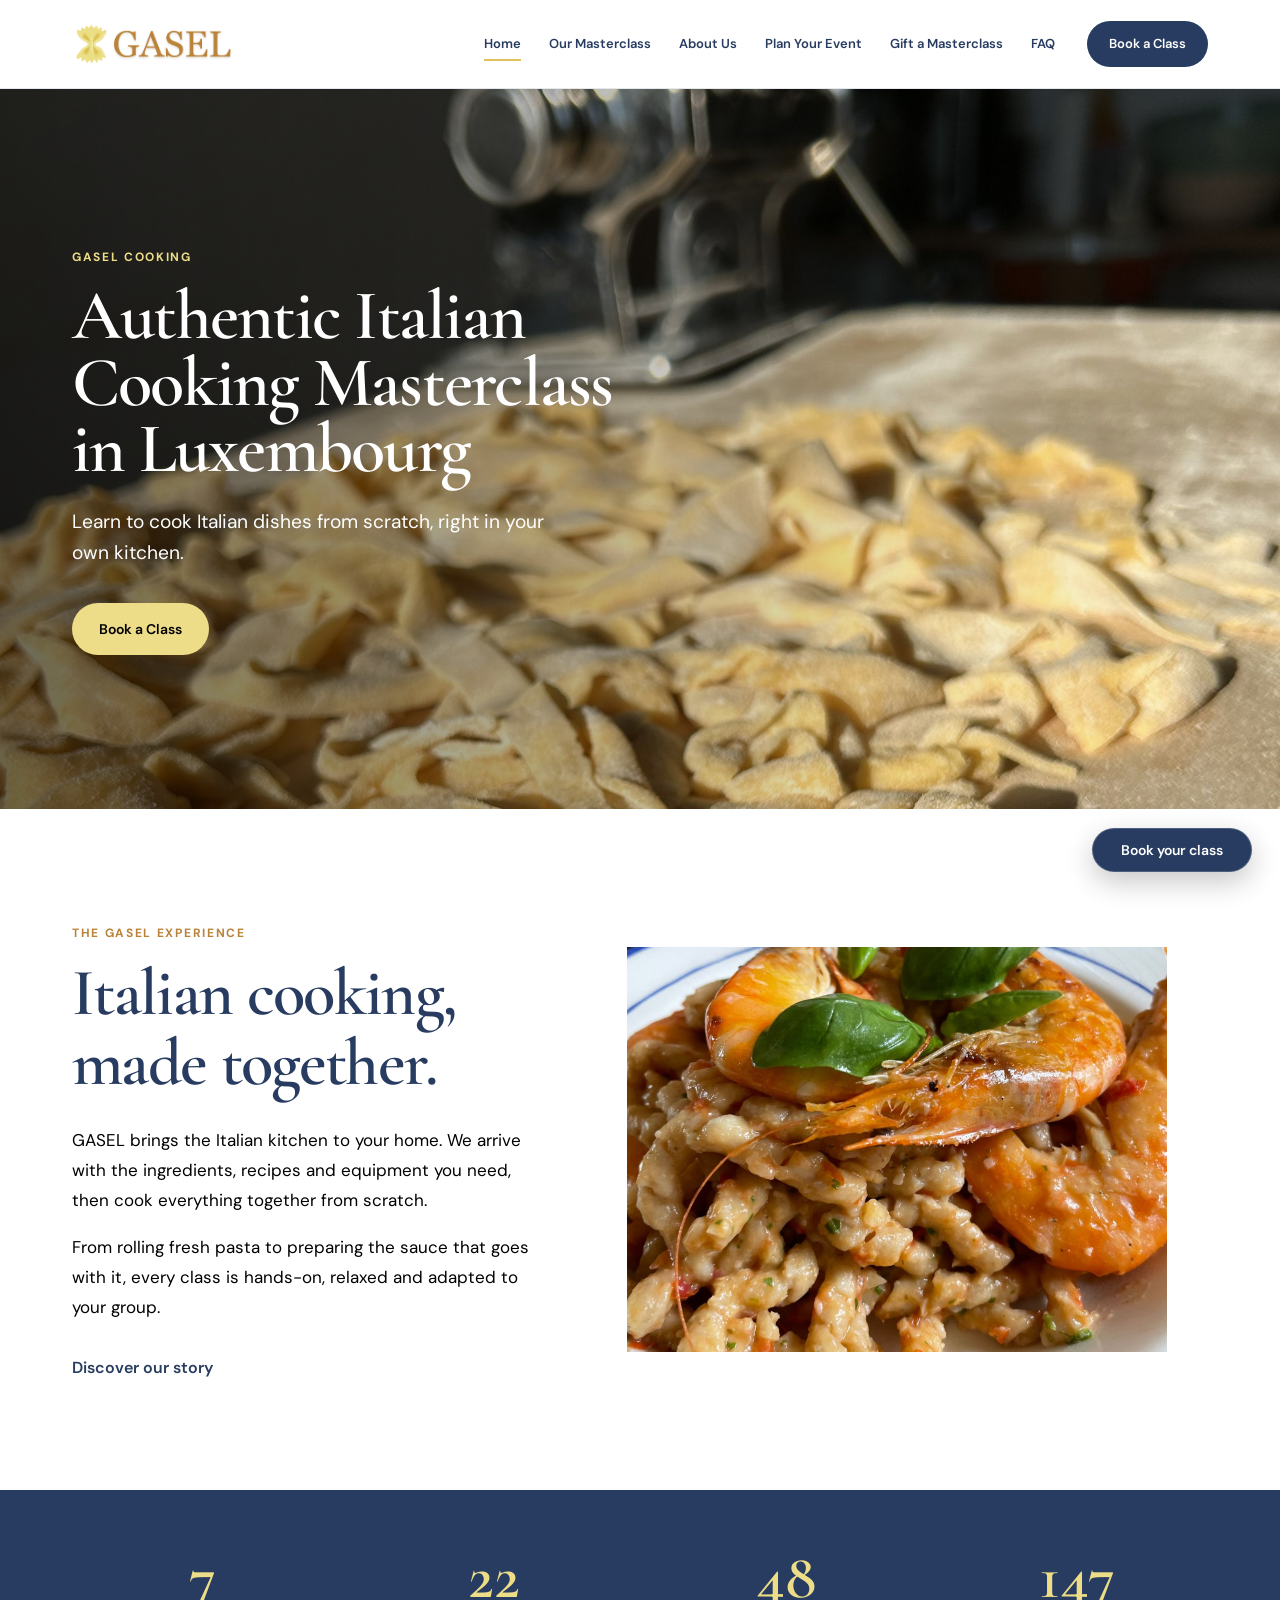
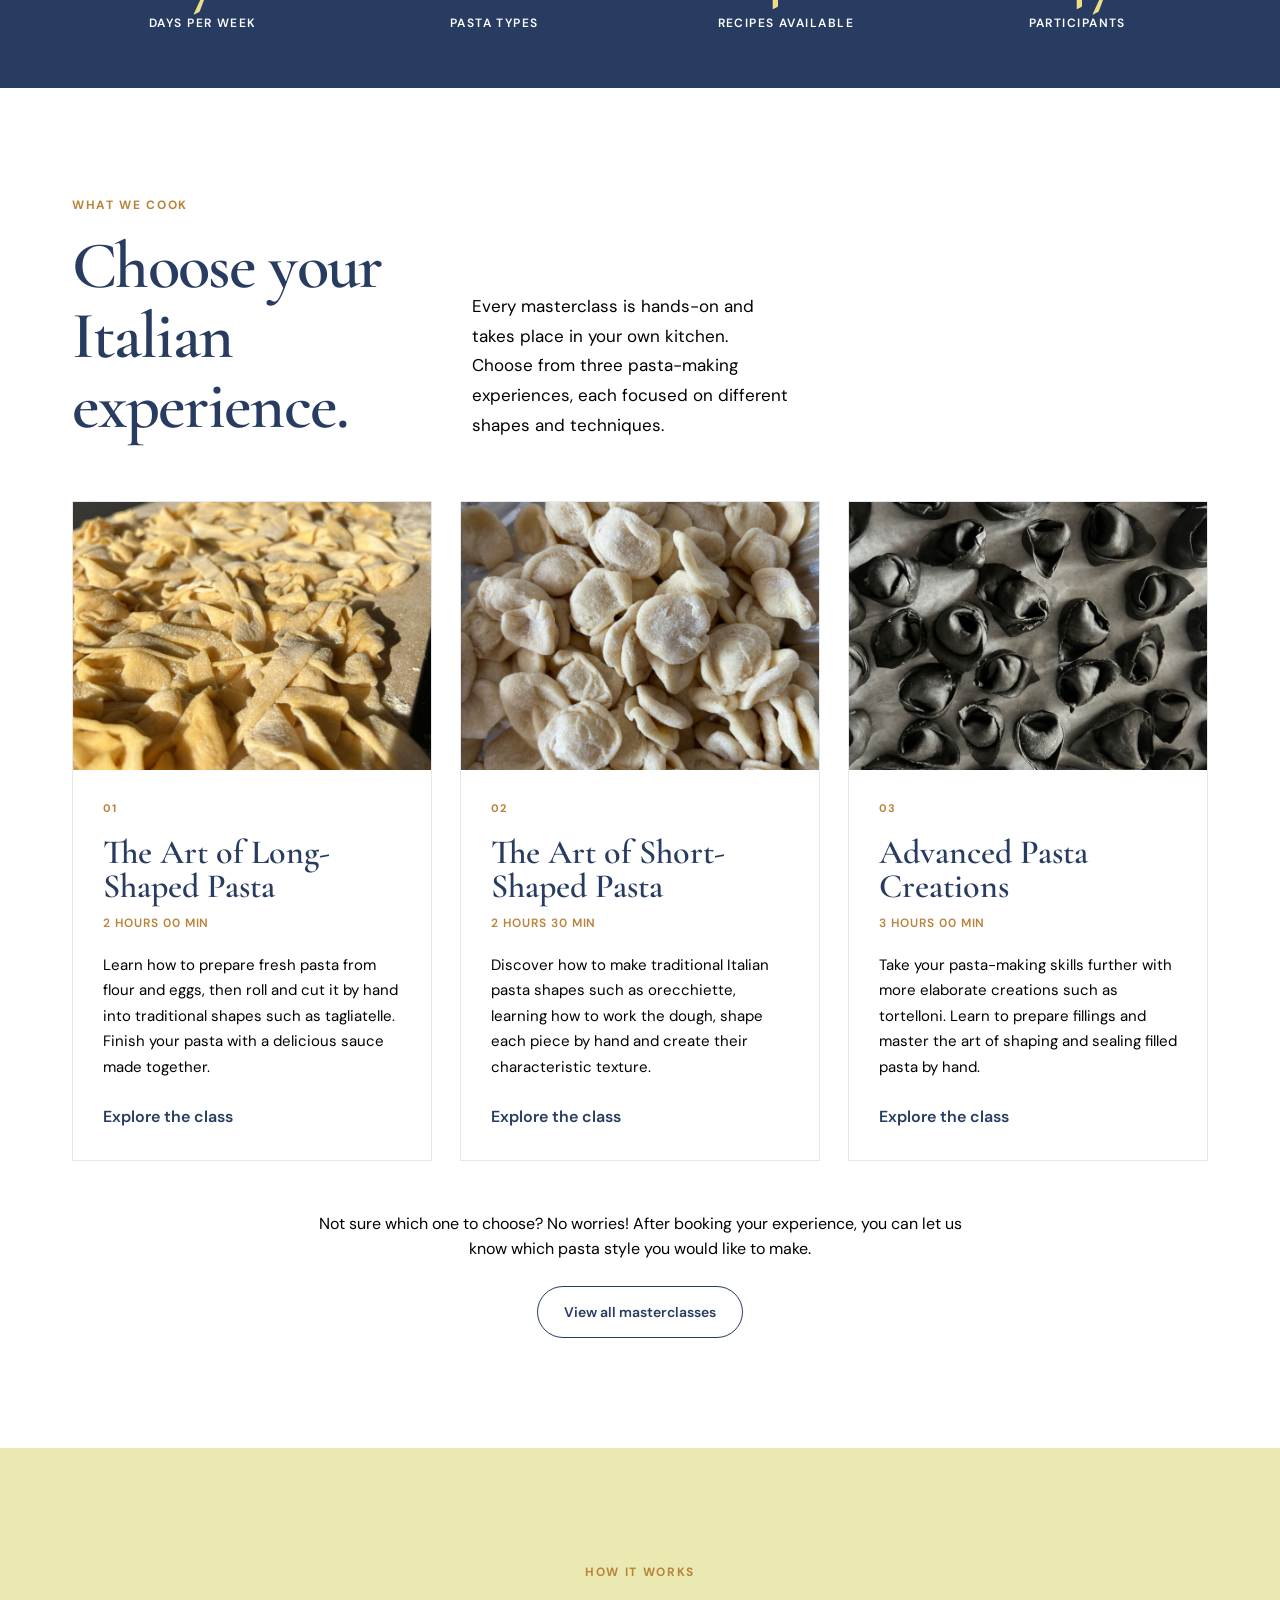
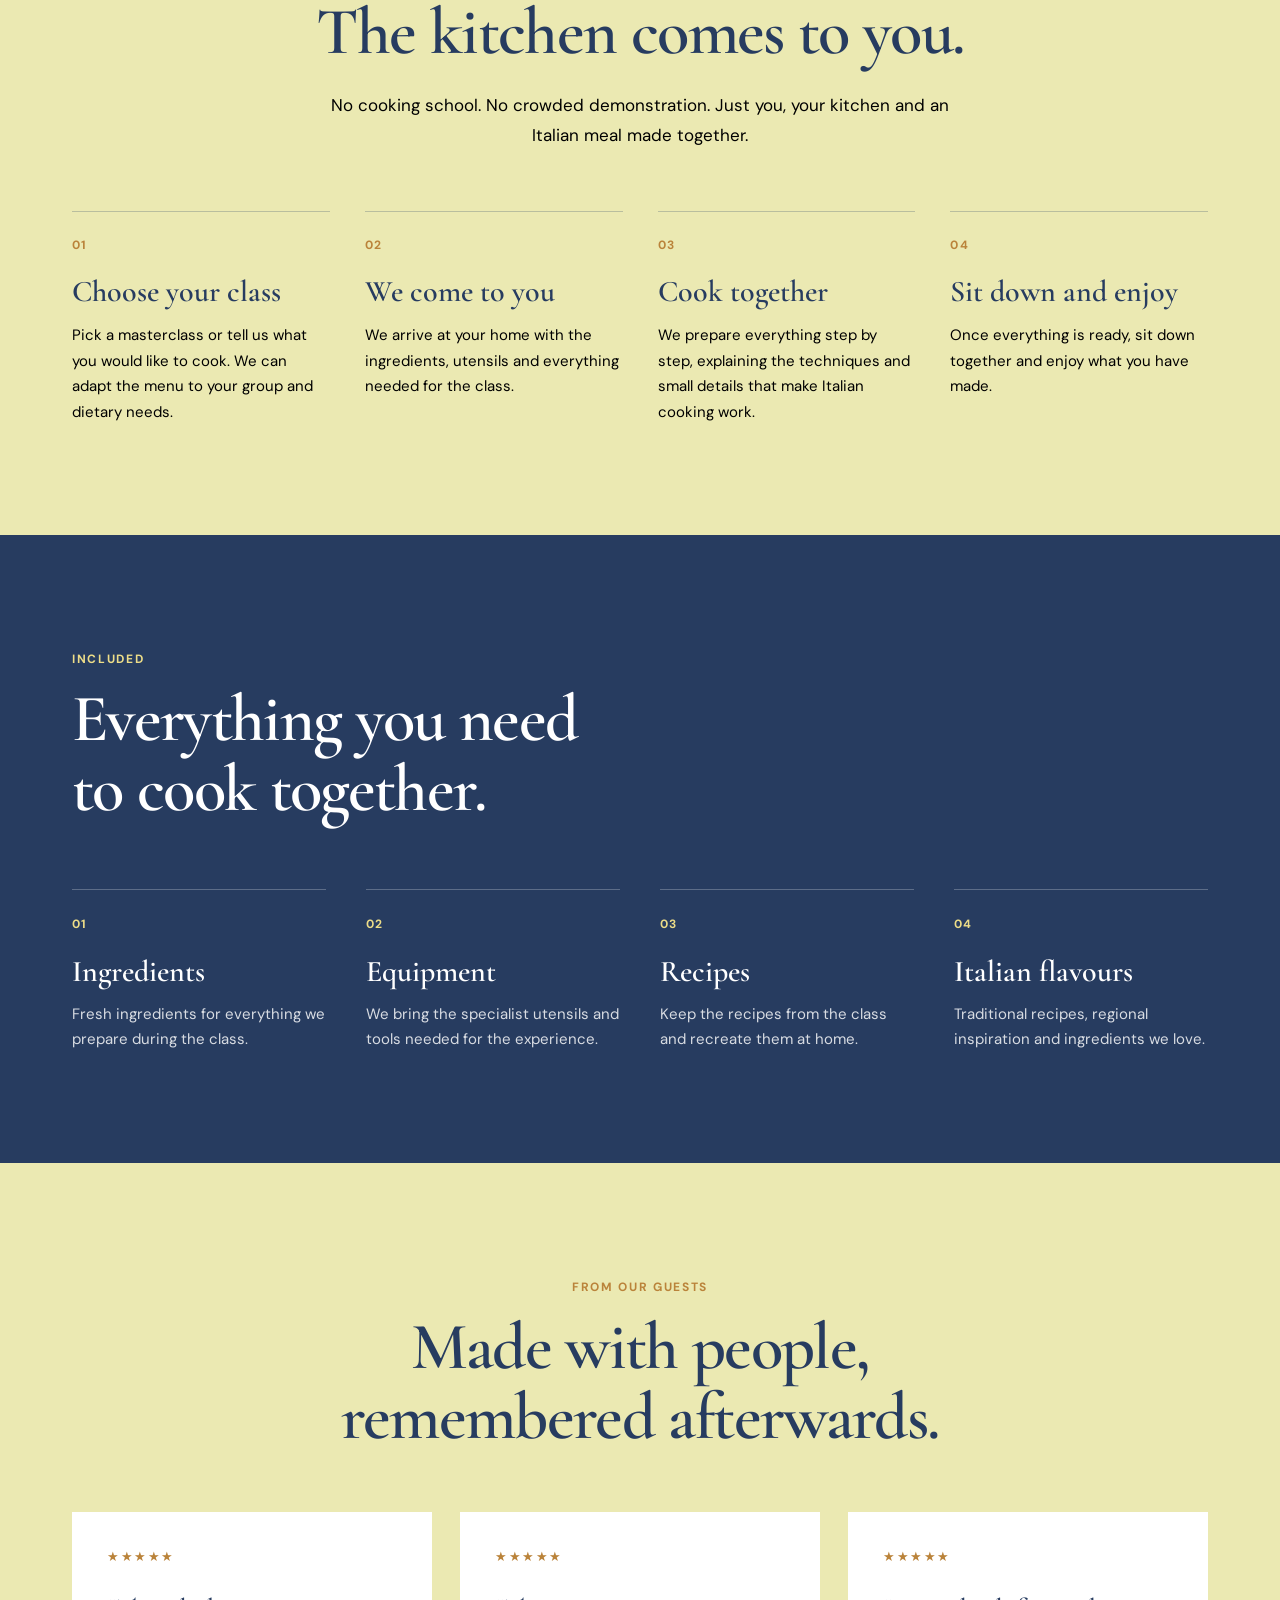
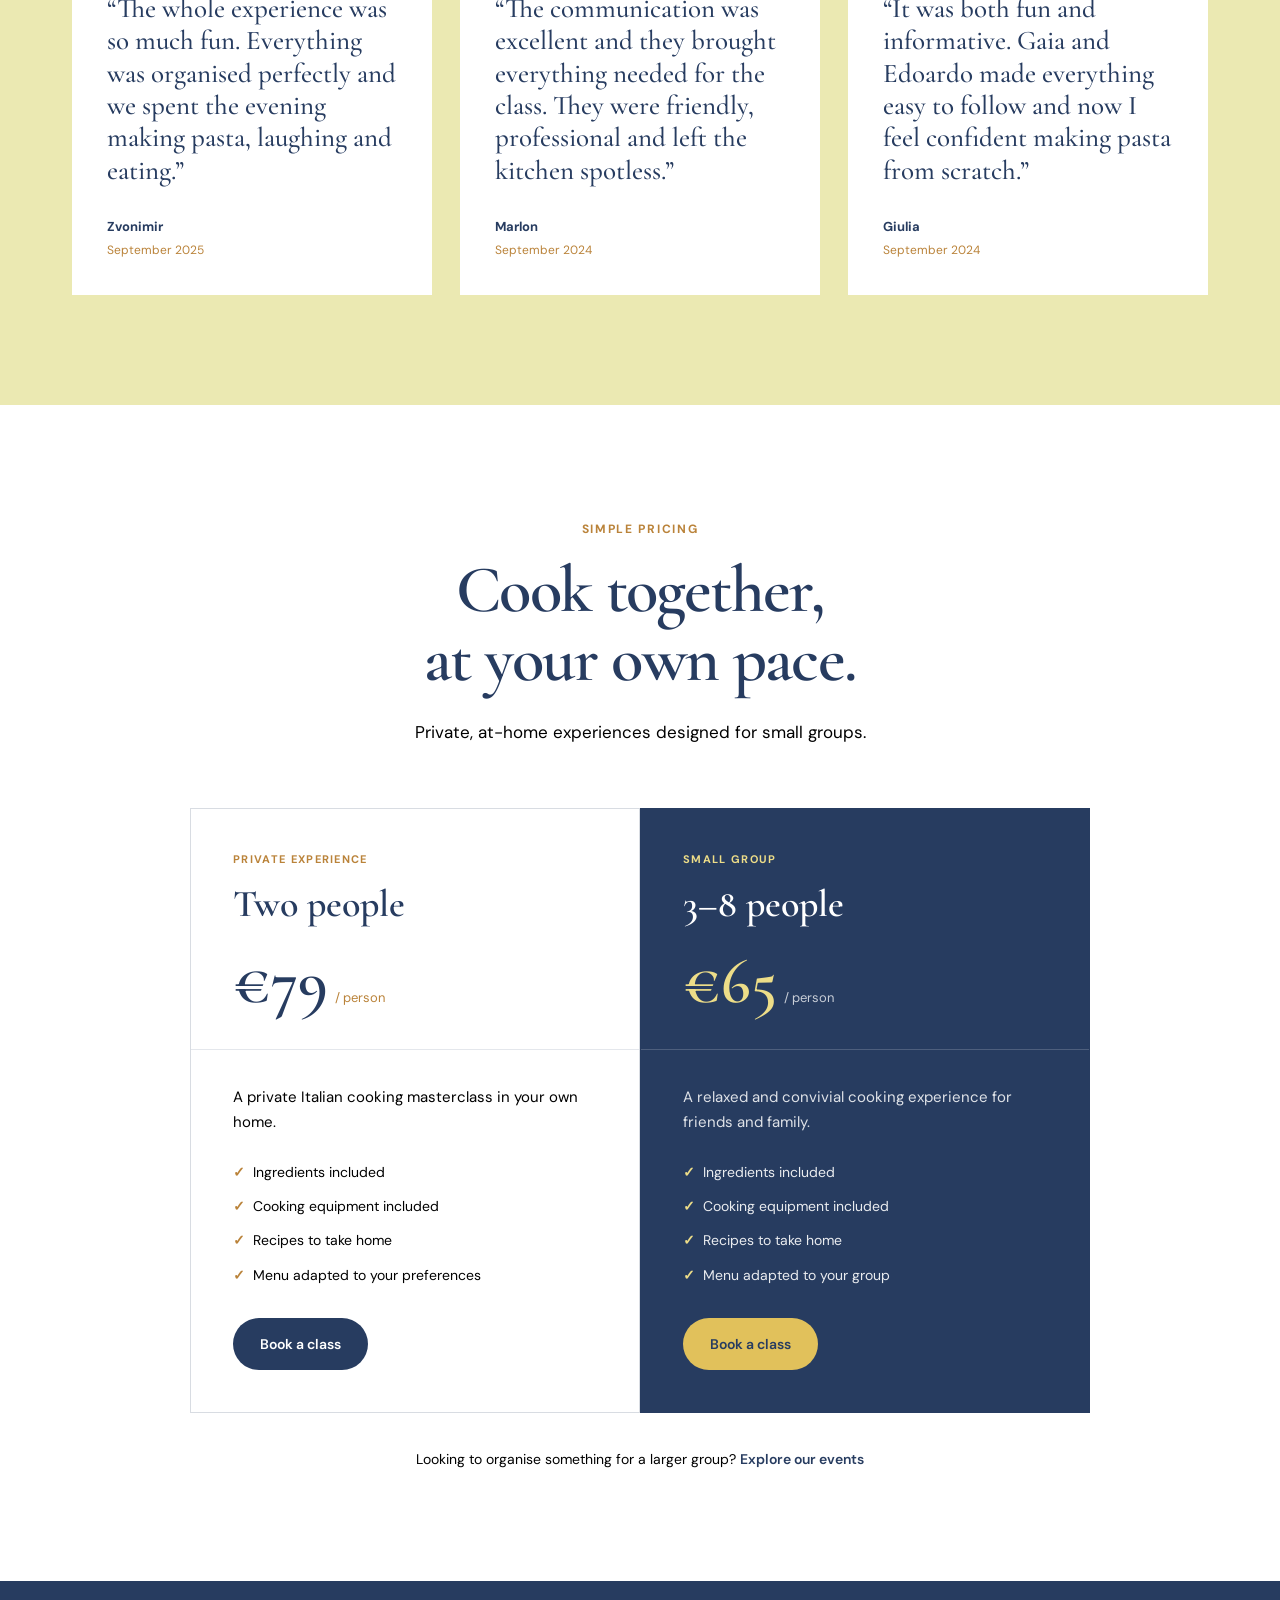
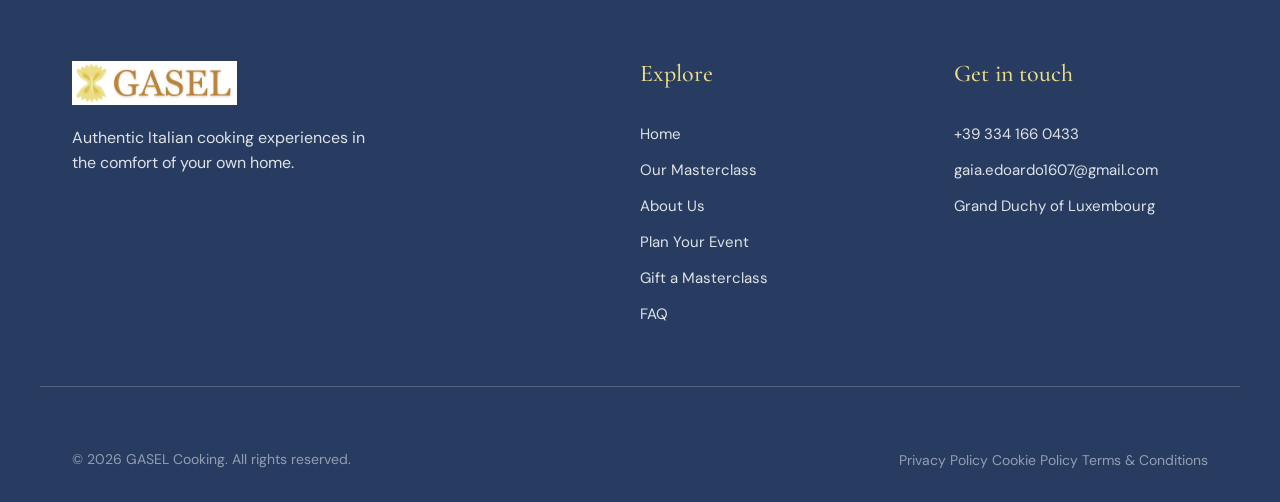
<file: index.html>
<!DOCTYPE html>
<html lang="en">

<head>

    <script type="text/javascript" src="https://embeds.iubenda.com/widgets/ab9626bf-a6f0-4510-ab32-9089aed7a8fb.js"></script>

    <!-- Google tag (gtag.js) -->
    <script async src="https://www.googletagmanager.com/gtag/js?id=G-HVPWQK4M2Z"></script>
    <script>
      window.dataLayer = window.dataLayer || [];
      function gtag(){dataLayer.push(arguments);}
      gtag('js', new Date());
    
      gtag('config', 'G-HVPWQK4M2Z');
    </script>

    <meta charset="UTF-8">
    <meta name="viewport" content="width=device-width, initial-scale=1.0">

    <title>GASEL Cooking | Authentic Italian Cooking Masterclass</title>

    <link rel="icon" type="image/png" href="favicon.png">

    <meta
        name="description"
        content="Authentic Italian cooking masterclasses in Luxembourg. Handmade pasta, Italian recipes and hands-on cooking experiences at home."
    >

    <link rel="stylesheet" href="assets/css/global.css">
    <link rel="stylesheet" href="assets/css/components.css">
    <link rel="stylesheet" href="assets/css/home.css">

</head>


<body>


    <!-- =====================================================
         HEADER
         ===================================================== -->

    <header class="site-header">

        <div class="container header-inner">

            <!-- Logo -->

            <a href="./" class="site-logo" aria-label="GASEL Cooking home">

                <img
                    src="assets/images/logo/gasel-logo.png"
                    width="1500"
                    height="400"
                    alt="GASEL Cooking"
                >

            </a>


            <!-- Desktop Navigation -->

            <nav class="main-nav" aria-label="Main navigation">
            
                <a href="./" class="nav-link active">
                    Home
                </a>
            
                <a href="masterclass/" class="nav-link">
                    Our Masterclass
                </a>
            
                <a href="about/" class="nav-link">
                    About Us
                </a>
            
                <a href="events/" class="nav-link">
                    Plan Your Event
                </a>
            
                <a href="gift-vouchers/" class="nav-link">
                    Gift a Masterclass
                </a>
            
                <a href="faq/" class="nav-link">
                    FAQ
                </a>

            </nav>


            <!-- Header CTA -->

            <a href="masterclass/" class="header-cta">
                Book a Class
            </a>


            <!-- Mobile Menu Button -->

            <button
                class="menu-toggle"
                type="button"
                aria-label="Open menu"
                aria-expanded="false"
                aria-controls="mobile-menu"
            >

                <span></span>
                <span></span>

            </button>

        </div>


        <!-- Mobile Navigation -->

        <div class="mobile-menu" id="mobile-menu">

            <nav aria-label="Mobile navigation">
            
                <a href="./" class="mobile-nav-link active">
                    Home
                </a>
            
                <a href="masterclass/" class="mobile-nav-link">
                    Our Masterclass
                </a>
            
                <a href="about/" class="mobile-nav-link">
                    About Us
                </a>
            
                <a href="events/" class="mobile-nav-link">
                    Plan Your Event
                </a>
            
                <a href="gift-vouchers/" class="mobile-nav-link">
                    Gift a Masterclass
                </a>
            
                <a href="faq/" class="mobile-nav-link">
                    FAQ
                </a>
            
                <a href="masterclass/" class="mobile-menu-cta">
                    Book a Class
                </a>
            
            </nav>

        </div>

    </header>



    <!-- =====================================================
         MAIN
         ===================================================== -->

    <main>


        <!-- =================================================
             HERO
             ================================================= -->

        <section class="hero">

            <div class="hero-image">

                <img
                    src="assets/images/hero/hero-main.jpg"
                    alt="Handmade Italian pasta being prepared at home"
                >

            </div>


            <div class="hero-overlay"></div>


            <div class="container hero-content">

                <div class="hero-text">

                    <span class="eyebrow">
                        GASEL COOKING
                    </span>

                    <h1>
                        Authentic Italian<br>
                        Cooking Masterclass<br>
                        in Luxembourg
                    </h1>

                    <p>
                        Learn to cook Italian dishes from scratch,
                        right in your own kitchen.
                    </p>

                    <a href="masterclass/" class="btn btn-primary">
                        Book a Class
                    </a>

                </div>

            </div>

        </section>



        <!-- =================================================
             INTRO
             ================================================= -->

        <section class="intro section">

            <div class="container intro-inner">


                <div class="intro-content">

                    <span class="eyebrow">
                        THE GASEL EXPERIENCE
                    </span>

                    <h2>
                        Italian cooking,<br>
                        made together.
                    </h2>

                    <p>
                        GASEL brings the Italian kitchen to your home.
                        We arrive with the ingredients, recipes and
                        equipment you need, then cook everything
                        together from scratch.
                    </p>

                    <p>
                        From rolling fresh pasta to preparing the
                        sauce that goes with it, every class is
                        hands-on, relaxed and adapted to your group.
                    </p>

                    <a href="about/" class="link">
                        Discover our story
                    </a>

                </div>


                <div class="intro-image">

                    <img
                        src="assets/images/food/intro.jpg"
                        alt="Fresh handmade Italian pasta prepared at home"
                    >

                </div>

            </div>

        </section>



        <!-- =================================================
             STATS
             ================================================= -->

        <section class="stats-section">

            <div class="container stats-grid">


                <div class="stat">

                    <strong>
                        7
                    </strong>

                    <span>
                        Days per week
                    </span>

                </div>


                <div class="stat">

                    <strong>
                        22
                    </strong>

                    <span>
                        Pasta types
                    </span>

                </div>


                <div class="stat">

                    <strong>
                        48
                    </strong>

                    <span>
                        Recipes available
                    </span>

                </div>


                <div class="stat">

                    <strong>
                        147
                    </strong>

                    <span>
                        Participants
                    </span>

                </div>


            </div>

        </section>



        <!-- =================================================
             POPULAR MASTERCLASSES
             ================================================= -->

        <section class="classes section">
        
            <div class="container">
        
                <div class="section-header classes-header">
        
                    <span class="eyebrow">
                        WHAT WE COOK
                    </span>
        
                    <h2>
                        Choose your
                        Italian experience.
                    </h2>
        
                    <p>
                        Every masterclass is hands-on and takes place
                        in your own kitchen. Choose from three pasta-making
                        experiences, each focused on different shapes
                        and techniques.
                    </p>
        
                </div>
        
        
                <div class="class-grid">
        
        
                    <!-- Class 1: Long-shaped pasta -->
        
                    <article class="class-card">
        
                        <div class="class-card-image">
        
                            <img
                                src="assets/images/masterclass/pasta.jpg"
                                alt="Fresh handmade long-shaped pasta"
                            >
        
                        </div>
        
                        <div class="class-card-content">
        
                            <span class="class-number">
                                01
                            </span>
        
                            <h3>
                                The Art of Long-Shaped Pasta
                            </h3>
        
                            <span class="class-duration">
                                2 hours 00 min
                            </span>
        
                            <p>
                                Learn how to prepare fresh pasta from
                                flour and eggs, then roll and cut it by
                                hand into traditional shapes such as
                                tagliatelle. Finish your pasta with a
                                delicious sauce made together.
                            </p>
        
                            <a href="masterclass/" class="link">
                                Explore the class
                            </a>
        
                        </div>
        
                    </article>
        
        
                    <!-- Class 2: Short-shaped pasta -->
        
                    <article class="class-card">
        
                        <div class="class-card-image">
        
                            <img
                                src="assets/images/masterclass/short-pasta.jpg"
                                alt="Traditional handmade short-shaped pasta such as orecchiette"
                            >
        
                        </div>
        
                        <div class="class-card-content">
        
                            <span class="class-number">
                                02
                            </span>
        
                            <h3>
                                The Art of Short-Shaped Pasta
                            </h3>
        
                            <span class="class-duration">
                                2 hours 30 min
                            </span>
        
                            <p>
                                Discover how to make traditional Italian pasta shapes
                                such as orecchiette, learning how to work the dough,
                                shape each piece by hand and create their characteristic
                                texture. 
                            </p>
        
                            <a href="masterclass/" class="link">
                                Explore the class
                            </a>
        
                        </div>
        
                    </article>
        
        
                    <!-- Class 3: Advanced pasta -->
        
                    <article class="class-card">
        
                        <div class="class-card-image">
        
                            <img
                                src="assets/images/masterclass/advanced-pasta.jpg"
                                alt="Advanced handmade filled pasta such as tortelloni"
                            >
        
                        </div>
        
                        <div class="class-card-content">
        
                            <span class="class-number">
                                03
                            </span>
        
                            <h3>
                                Advanced Pasta Creations
                            </h3>
        
                            <span class="class-duration">
                                3 hours 00 min
                            </span>
        
                            <p>
                                Take your pasta-making skills further
                                with more elaborate creations such as
                                tortelloni. Learn to prepare fillings
                                and master the art of shaping and sealing
                                filled pasta by hand.
                            </p>
        
                            <a href="masterclass/" class="link">
                                Explore the class
                            </a>
        
                        </div>
        
                    </article>
        
        
                </div>
        
        
                <div class="section-action">
        
                    <p>
                        Not sure which one to choose? No worries!
                        After booking your experience, you can let us
                        know which pasta style you would like to make.
                    </p>
        
                    <a href="masterclass/" class="btn btn-outline">
                        View all masterclasses
                    </a>
        
                </div>
        
            </div>
        
        </section>



        <!-- =================================================
             HOW IT WORKS
             ================================================= -->

        <section class="how-it-works section bg-cream">

            <div class="container">


                <div class="section-header center">

                    <span class="eyebrow">
                        HOW IT WORKS
                    </span>

                    <h2>
                        The kitchen comes to you.
                    </h2>

                    <p>
                        No cooking school. No crowded demonstration.
                        Just you, your kitchen and an Italian meal
                        made together.
                    </p>

                </div>


                <div class="steps-grid">


                    <!-- Step 1 -->

                    <div class="step">

                        <span class="step-number">
                            01
                        </span>

                        <h3>
                            Choose your class
                        </h3>

                        <p>
                            Pick a masterclass or tell us what
                            you would like to cook. We can adapt
                            the menu to your group and dietary needs.
                        </p>

                    </div>


                    <!-- Step 2 -->

                    <div class="step">

                        <span class="step-number">
                            02
                        </span>

                        <h3>
                            We come to you
                        </h3>

                        <p>
                            We arrive at your home with the
                            ingredients, utensils and everything
                            needed for the class.
                        </p>

                    </div>


                    <!-- Step 3 -->

                    <div class="step">

                        <span class="step-number">
                            03
                        </span>

                        <h3>
                            Cook together
                        </h3>

                        <p>
                            We prepare everything step by step,
                            explaining the techniques and small
                            details that make Italian cooking work.
                        </p>

                    </div>


                    <!-- Step 4 -->

                    <div class="step">

                        <span class="step-number">
                            04
                        </span>

                        <h3>
                            Sit down and enjoy
                        </h3>

                        <p>
                            Once everything is ready, sit down
                            together and enjoy what you have made.
                        </p>

                    </div>


                </div>

            </div>

        </section>



        <!-- =================================================
             WHAT IS INCLUDED
             ================================================= -->

        <section class="included section bg-blue">

            <div class="container">


                <div class="included-header">

                    <span class="eyebrow">
                        INCLUDED
                    </span>

                    <h2>
                        Everything you need<br>
                        to cook together.
                    </h2>

                </div>


                <div class="included-grid">


                    <div class="included-item">

                        <span class="included-icon">
                            01
                        </span>

                        <h3>
                            Ingredients
                        </h3>

                        <p>
                            Fresh ingredients for everything
                            we prepare during the class.
                        </p>

                    </div>


                    <div class="included-item">

                        <span class="included-icon">
                            02
                        </span>

                        <h3>
                            Equipment
                        </h3>

                        <p>
                            We bring the specialist utensils
                            and tools needed for the experience.
                        </p>

                    </div>


                    <div class="included-item">

                        <span class="included-icon">
                            03
                        </span>

                        <h3>
                            Recipes
                        </h3>

                        <p>
                            Keep the recipes from the class
                            and recreate them at home.
                        </p>

                    </div>


                    <div class="included-item">

                        <span class="included-icon">
                            04
                        </span>

                        <h3>
                            Italian flavours
                        </h3>

                        <p>
                            Traditional recipes, regional
                            inspiration and ingredients we love.
                        </p>

                    </div>


                </div>

            </div>

        </section>


        <!-- =================================================
             TESTIMONIALS
             ================================================= -->

        <section class="testimonials section bg-cream">

            <div class="container">


                <div class="section-header center">

                    <span class="eyebrow">
                        FROM OUR GUESTS
                    </span>

                    <h2>
                        Made with people,<br>
                        remembered afterwards.
                    </h2>

                </div>


                <div class="testimonial-grid">


                    <!-- Testimonial 1 -->

                    <article class="testimonial">

                        <div class="testimonial-stars">
                            ★★★★★
                        </div>

                        <blockquote>
                            “The whole experience was so much fun.
                            Everything was organised perfectly and
                            we spent the evening making pasta,
                            laughing and eating.”
                        </blockquote>

                        <div class="testimonial-author">

                            <strong>
                                Zvonimir
                            </strong>

                            <span>
                                September 2025
                            </span>

                        </div>

                    </article>


                    <!-- Testimonial 2 -->

                    <article class="testimonial">

                        <div class="testimonial-stars">
                            ★★★★★
                        </div>

                        <blockquote>
                            “The communication was excellent and
                            they brought everything needed for the
                            class. They were friendly, professional
                            and left the kitchen spotless.”
                        </blockquote>

                        <div class="testimonial-author">

                            <strong>
                                Marlon
                            </strong>

                            <span>
                                September 2024
                            </span>

                        </div>

                    </article>


                    <!-- Testimonial 3 -->

                    <article class="testimonial">

                        <div class="testimonial-stars">
                            ★★★★★
                        </div>

                        <blockquote>
                            “It was both fun and informative.
                            Gaia and Edoardo made everything easy
                            to follow and now I feel confident
                            making pasta from scratch.”
                        </blockquote>

                        <div class="testimonial-author">

                            <strong>
                                Giulia
                            </strong>

                            <span>
                                September 2024
                            </span>

                        </div>

                    </article>


                </div>

            </div>

        </section>



        <!-- =================================================
             PRICING
             ================================================= -->

        <section class="pricing section">

            <div class="container">


                <div class="section-header center">

                    <span class="eyebrow">
                        SIMPLE PRICING
                    </span>

                    <h2>
                        Cook together,<br>
                        at your own pace.
                    </h2>

                    <p>
                        Private, at-home experiences designed
                        for small groups.
                    </p>

                </div>


                <div class="pricing-grid">


                    <!-- Two People -->

                    <article class="pricing-card">

                        <div class="pricing-card-top">

                            <span class="pricing-label">
                                PRIVATE EXPERIENCE
                            </span>

                            <h3>
                                Two people
                            </h3>

                            <div class="price">

                                <strong>
                                    €79
                                </strong>

                                <span>
                                    / person
                                </span>

                            </div>

                        </div>


                        <div class="pricing-card-bottom">

                            <p>
                                A private Italian cooking
                                masterclass in your own home.
                            </p>

                            <ul>

                                <li>
                                    Ingredients included
                                </li>

                                <li>
                                    Cooking equipment included
                                </li>

                                <li>
                                    Recipes to take home
                                </li>

                                <li>
                                    Menu adapted to your preferences
                                </li>

                            </ul>

                            <a
                                href="masterclass/"
                                class="btn btn-primary"
                            >
                                Book a class
                            </a>

                        </div>

                    </article>


                    <!-- Small Group -->

                    <article class="pricing-card pricing-card-featured">

                        <div class="pricing-card-top">

                            <span class="pricing-label">
                                SMALL GROUP
                            </span>

                            <h3>
                                3–8 people
                            </h3>

                            <div class="price">

                                <strong>
                                    €65
                                </strong>

                                <span>
                                    / person
                                </span>

                            </div>

                        </div>


                        <div class="pricing-card-bottom">

                            <p>
                                A relaxed and convivial cooking
                                experience for friends and family.
                            </p>

                            <ul>

                                <li>
                                    Ingredients included
                                </li>

                                <li>
                                    Cooking equipment included
                                </li>

                                <li>
                                    Recipes to take home
                                </li>

                                <li>
                                    Menu adapted to your group
                                </li>

                            </ul>

                            <a
                                href="masterclass/"
                                class="btn btn-secondary"
                            >
                                Book a class
                            </a>

                        </div>

                    </article>


                </div>


                <p class="pricing-note">
                    Looking to organise something for a larger group?
                    <a href="events/" class="link">
                        Explore our events
                    </a>
                </p>

            </div>

        </section>


    </main>



    <!-- =====================================================
         FOOTER
         ===================================================== -->

    <footer class="site-footer">
    
        <div class="container footer-grid">
    
            <!-- Footer brand -->
            <div class="footer-brand">
                <a
                    href="./"
                    class="site-logo"
                    aria-label="GASEL Cooking home"
                >
                    <img
                        src="assets/images/logo/gasel-logo.png"
                        width="1500"
                        height="400"
                        alt="GASEL Cooking"
                    >
                </a>
    
                <p>
                    Authentic Italian cooking experiences in the comfort of your own home.
                </p>
            </div>
    
            <!-- Footer navigation -->
            <div class="footer-links">
    
                <h3>Explore</h3>
    
                <a href="./">Home</a>
                <a href="masterclass/">Our Masterclass</a>
                <a href="about/">About Us</a>
                <a href="events/">Plan Your Event</a>
                <a href="gift-vouchers/">Gift a Masterclass</a>
                <a href="faq/">FAQ</a>
    
            </div>
    
            <!-- Footer contact -->
            <div class="footer-contact">
    
                <h3>Get in touch</h3>
    
                <a href="tel:+393341660433">
                    +39 334 166 0433
                </a>
    
                <a href="mailto:gaseltutoring@gmail.com">
                    gaia.edoardo1607@gmail.com
                </a>
    
                <p>Grand Duchy of Luxembourg</p>
    
            </div>
    
        </div>
    
        <div class="container footer-bottom">
        
            <p>
                © 2026 GASEL Cooking. All rights reserved.
            </p>
        
            <div class="footer-bottom-links">
        
                <a
                    href="https://www.iubenda.com/privacy-policy/24504412"
                    class="iubenda-white iubenda-noiframe iubenda-embed"
                    title="Privacy Policy"
                >
                    Privacy Policy
                </a>
        
                <a
                    href="https://www.iubenda.com/privacy-policy/24504412/cookie-policy"
                    class="iubenda-white iubenda-noiframe iubenda-embed"
                    title="Cookie Policy"
                >
                    Cookie Policy
                </a>
        
                <a href="terms/">
                    Terms & Conditions
                </a>
        
            </div>
        
        </div>
    
    </footer>

    <!-- FLOATING BOOKING BUTTON -->
    <button
        type="button"
        class="floating-book-btn"
        data-booking-open
    >
        Book your class
    </button>

    <!-- =====================================================
         JAVASCRIPT
         ===================================================== -->

    <script src="assets/js/main.js"></script>

</body>

</html>
</file>
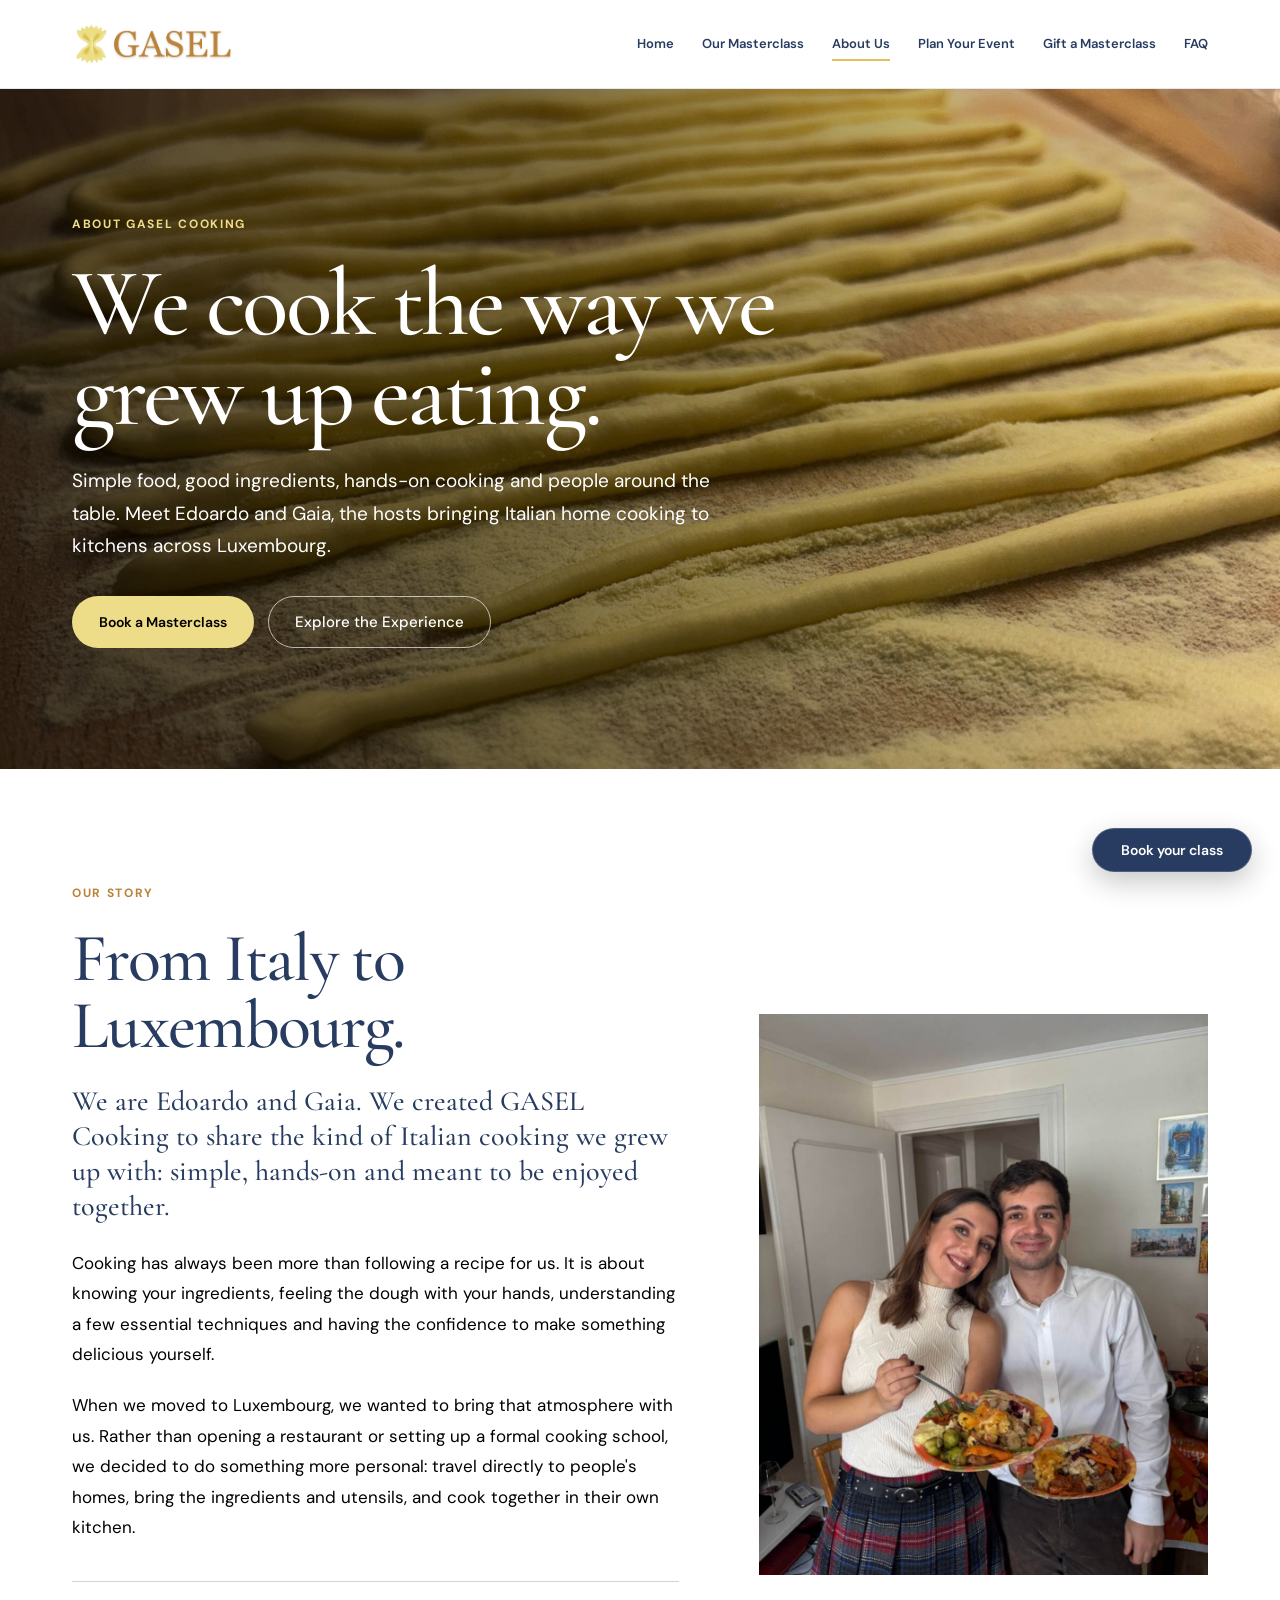
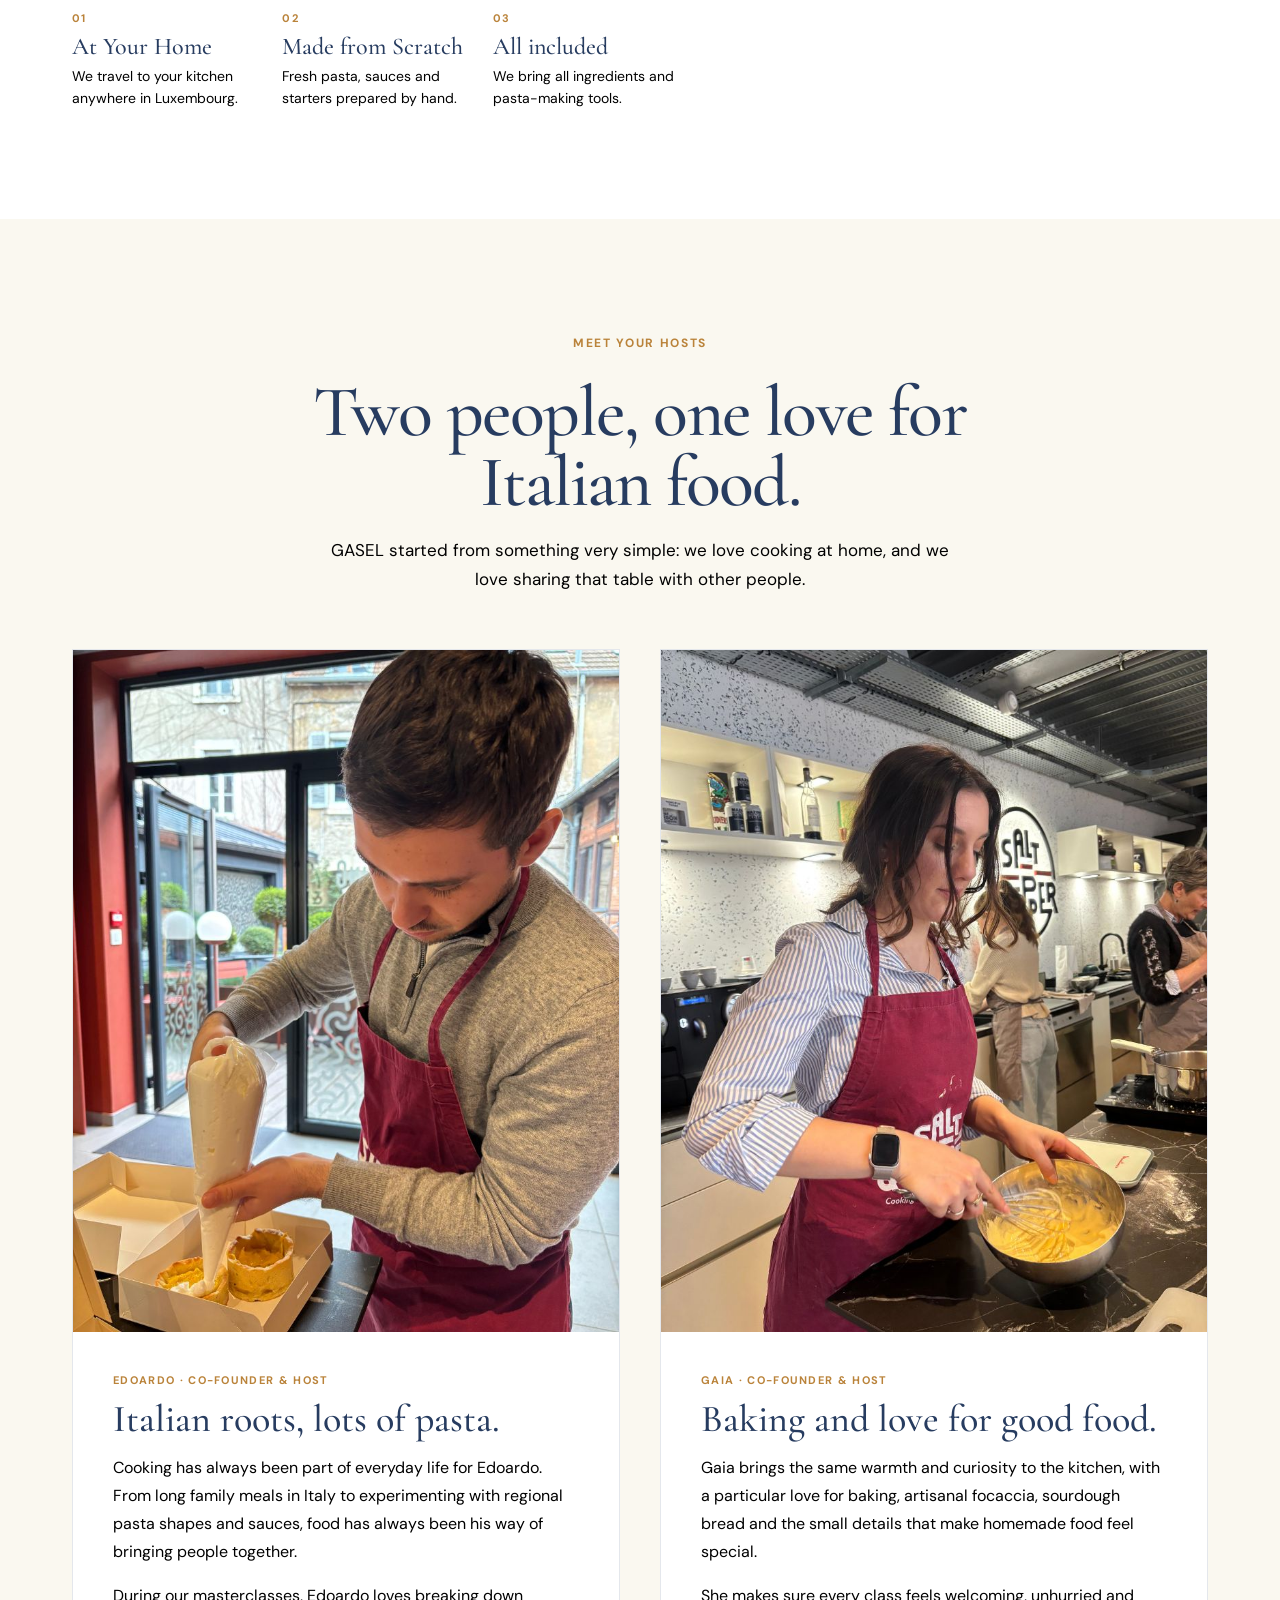
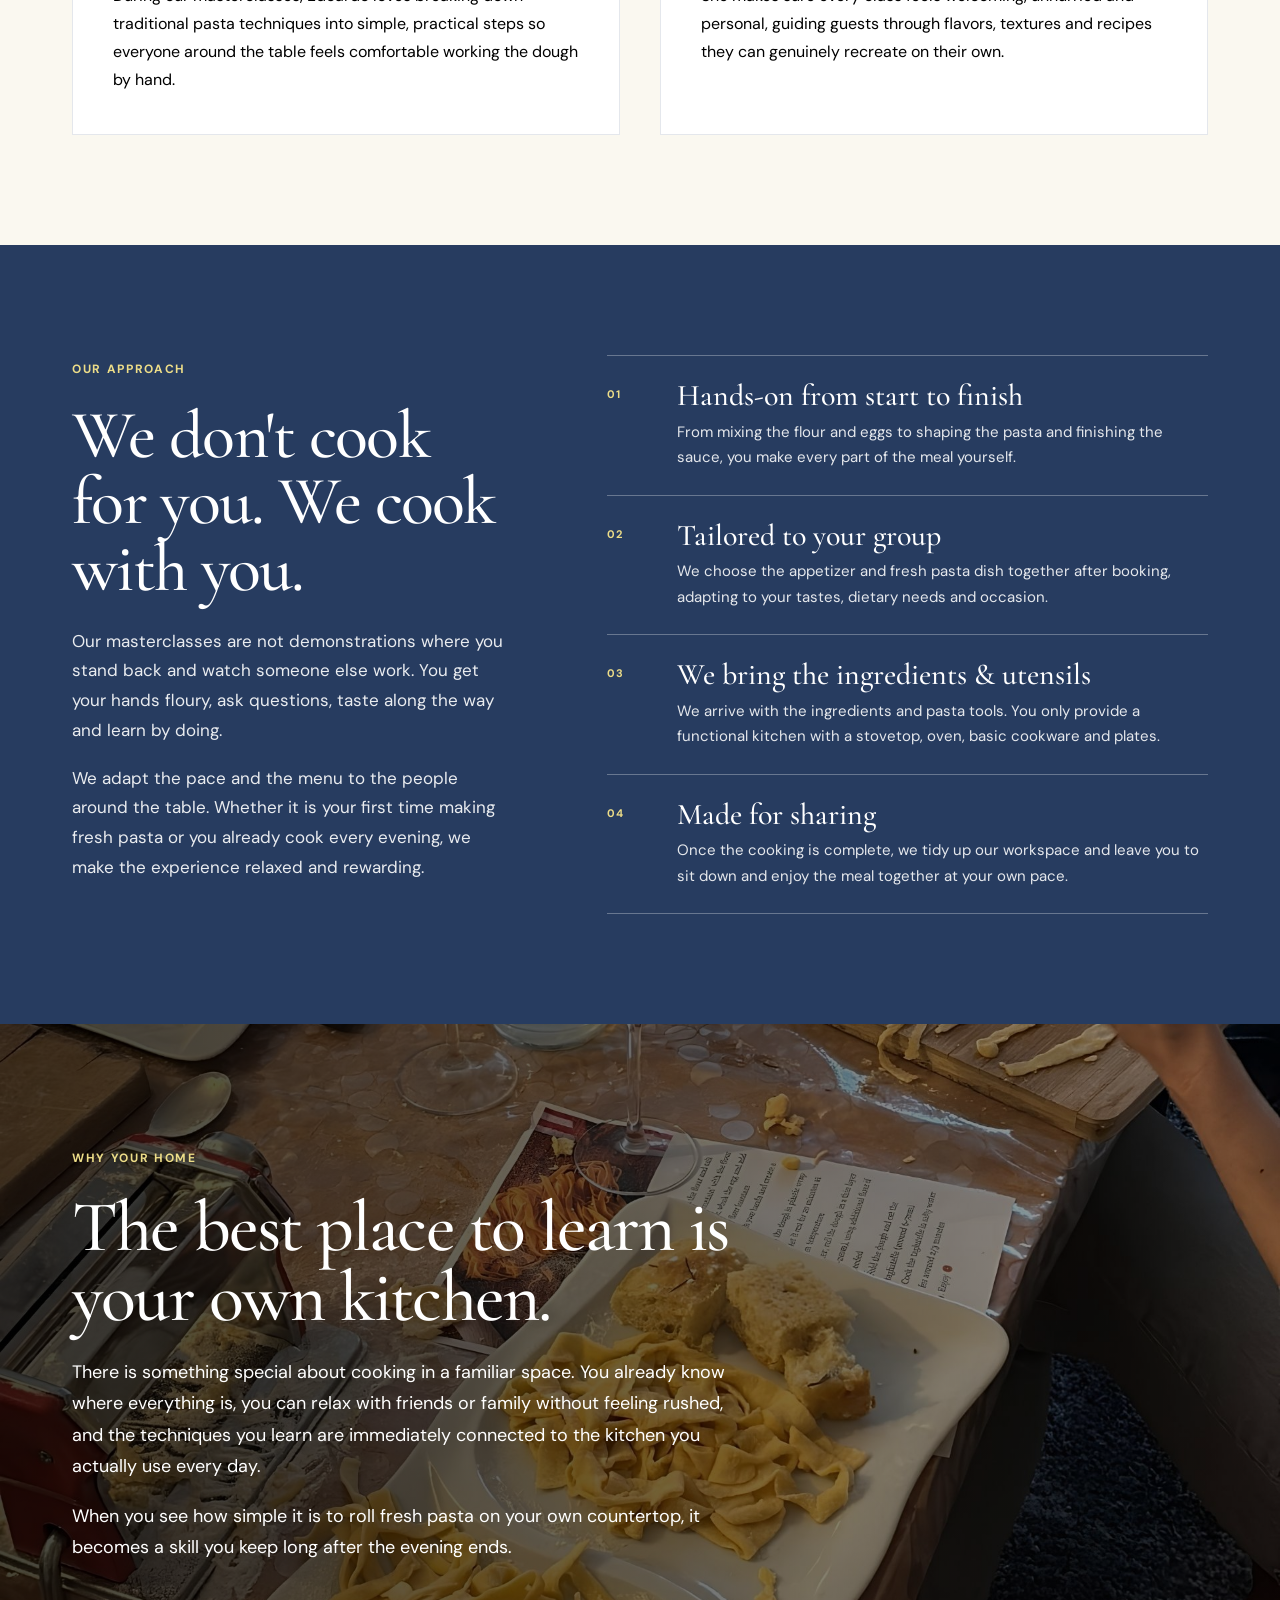
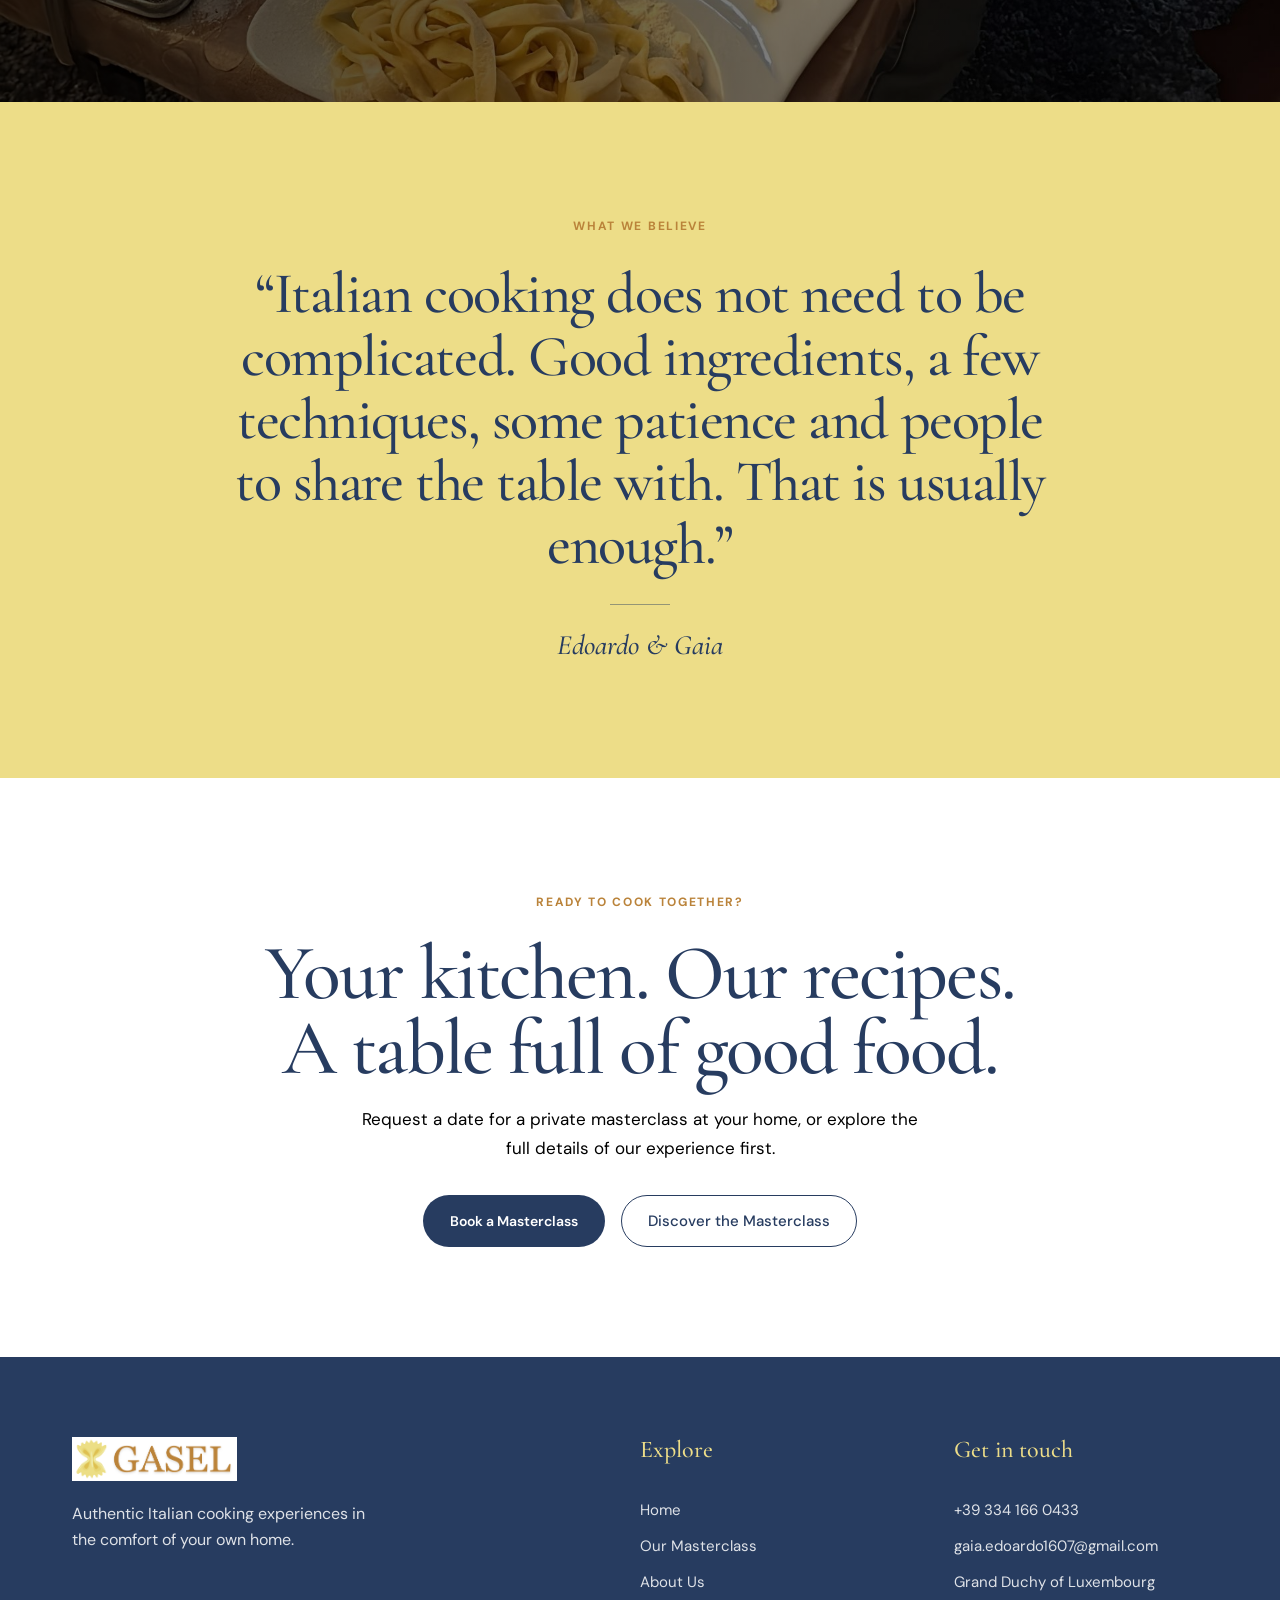
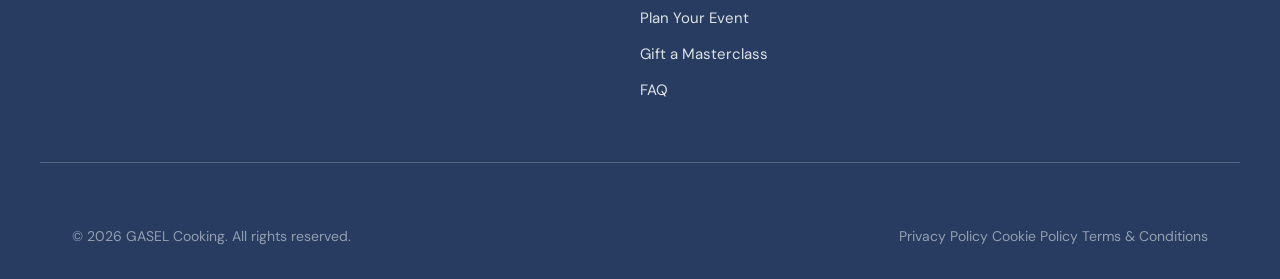
<file: about/index.html>
<!DOCTYPE html>
<html lang="en">
<head>
    <script type="text/javascript" src="https://embeds.iubenda.com/widgets/ab9626bf-a6f0-4510-ab32-9089aed7a8fb.js"></script>
    <!-- Google tag (gtag.js) -->
    <script async src="https://www.googletagmanager.com/gtag/js?id=G-HVPWQK4M2Z"></script>
    <script>
      window.dataLayer = window.dataLayer || [];
      function gtag(){dataLayer.push(arguments);}
      gtag('js', new Date());
    
      gtag('config', 'G-HVPWQK4M2Z');
    </script>
    <meta charset="UTF-8">
    <meta name="viewport" content="width=device-width, initial-scale=1.0">

    <title>About Us | GASEL Cooking</title>

    <meta
        name="description"
        content="Meet Edoardo and Gaia, the couple behind GASEL Cooking. We bring authentic Italian home cooking to kitchens across Luxembourg through relaxed, hands-on experiences."
    >

    <link rel="icon" type="image/png" href="../favicon.png">

    <!-- Fonts -->
    <link rel="preconnect" href="https://fonts.googleapis.com">
    <link rel="preconnect" href="https://fonts.gstatic.com" crossorigin>

    <link
        href="https://fonts.googleapis.com/css2?family=Cormorant+Garamond:wght@400;500;600;700&family=DM+Sans:wght@400;500;600;700&display=swap"
        rel="stylesheet"
    >

    <!-- CSS -->
    <link rel="stylesheet" href="../assets/css/global.css">
    <link rel="stylesheet" href="../assets/css/components.css">
    <link rel="stylesheet" href="../assets/css/about.css">
</head>

<body>

    <!-- =========================================================
         HEADER
         ========================================================= -->

    <header class="site-header">

        <div class="container header-inner">

            <a
                href="../"
                class="site-logo"
                aria-label="GASEL Cooking home"
            >
                <img
                    src="../assets/images/logo/gasel-logo.png"
                    width="1500"
                    height="400"
                    alt="GASEL Cooking"
                >
            </a>

            <!-- Desktop navigation -->
            <nav
                class="desktop-nav main-nav"
                aria-label="Main navigation"
            >
                <a href="../" class="nav-link">
                    Home
                </a>

                <a href="../masterclass/" class="nav-link">
                    Our Masterclass
                </a>

                <a href="./" class="nav-link active">
                    About Us
                </a>

                <a href="../events/" class="nav-link">
                    Plan Your Event
                </a>

                <a href="../gift-vouchers/" class="nav-link">
                    Gift a Masterclass
                </a>

                <a href="../faq/" class="nav-link">
                    FAQ
                </a>
            </nav>

            <!-- Mobile menu button -->
            <button
                class="menu-toggle"
                type="button"
                aria-label="Open menu"
                aria-expanded="false"
                aria-controls="mobile-menu"
            >
                <span></span>
                <span></span>
                <span></span>
            </button>

        </div>

        <!-- Mobile navigation -->
        <div
            class="mobile-menu"
            id="mobile-menu"
            aria-label="Mobile navigation"
        >
            <a href="../" class="mobile-nav-link">
                Home
            </a>

            <a href="../masterclass/" class="mobile-nav-link">
                Our Masterclass
            </a>

            <a href="./" class="mobile-nav-link active">
                About Us
            </a>

            <a href="../events/" class="mobile-nav-link">
                Plan Your Event
            </a>

            <a href="../gift-vouchers/" class="mobile-nav-link">
                Gift a Masterclass
            </a>

            <a href="../faq/" class="mobile-nav-link">
                FAQ
            </a>
        </div>

    </header>


    <main>

        <!-- =====================================================
             HERO
             ===================================================== -->

        <section class="about-hero">

            <div class="about-hero-background"></div>
            <div class="about-hero-overlay"></div>

            <div class="container">

                <div class="about-hero-content">

                    <p class="eyebrow">
                        ABOUT GASEL COOKING
                    </p>

                    <h1>
                        We cook the way we grew up eating.
                    </h1>

                    <p class="hero-description">
                        Simple food, good ingredients, hands-on cooking and
                        people around the table. Meet Edoardo and Gaia, the hosts
                        bringing Italian home cooking to kitchens across Luxembourg.
                    </p>

                    <div class="hero-actions">

                        <button
                            type="button"
                            class="btn btn-primary"
                            data-booking-open
                        >
                            Book a Masterclass
                        </button>

                        <a
                            href="../masterclass/"
                            class="btn btn-secondary about-hero-secondary"
                        >
                            Explore the Experience
                        </a>

                    </div>

                </div>

            </div>

        </section>


        <!-- =====================================================
             OUR STORY
             ===================================================== -->

        <section class="about-story section">

            <div class="container">

                <div class="about-story-grid">

                    <div class="about-story-text">

                        <p class="eyebrow">
                            OUR STORY
                        </p>

                        <h2>
                            From Italy to Luxembourg.
                        </h2>

                        <p class="lead">
                            We are Edoardo and Gaia. We created GASEL Cooking
                            to share the kind of Italian cooking we grew up
                            with: simple, hands-on and meant to be enjoyed
                            together.
                        </p>

                        <p>
                            Cooking has always been more than following a
                            recipe for us. It is about knowing your
                            ingredients, feeling the dough with your hands,
                            understanding a few essential techniques and having
                            the confidence to make something delicious yourself.
                        </p>

                        <p>
                            When we moved to Luxembourg, we wanted to bring
                            that atmosphere with us. Rather than opening a
                            restaurant or setting up a formal cooking school,
                            we decided to do something more personal: travel
                            directly to people's homes, bring the ingredients
                            and utensils, and cook together in their own kitchen.
                        </p>

                        <div class="about-story-pillars">

                            <div class="story-pillar">
                                <span>01</span>
                                <strong>At Your Home</strong>
                                <p>We travel to your kitchen anywhere in Luxembourg.</p>
                            </div>

                            <div class="story-pillar">
                                <span>02</span>
                                <strong>Made from Scratch</strong>
                                <p>Fresh pasta, sauces and starters prepared by hand.</p>
                            </div>

                            <div class="story-pillar">
                                <span>03</span>
                                <strong>All included</strong>
                                <p>We bring all ingredients and pasta-making tools.</p>
                            </div>

                        </div>

                    </div>


                    <div class="about-story-media">

                        <div class="about-story-image-frame">
                            <img
                                src="../assets/images/about/about-story.jpg"
                                width="1000"
                                height="1250"
                                alt="Edoardo and Gaia cooking together in the kitchen"
                                loading="lazy"
                            >
                        </div>

                    </div>

                </div>

            </div>

        </section>


        <!-- =====================================================
             MEET THE HOSTS: EDOARDO + GAIA
             ===================================================== -->

        <section class="about-hosts section">

            <div class="container">

                <div class="section-heading centered">

                    <p class="eyebrow">
                        MEET YOUR HOSTS
                    </p>

                    <h2>
                        Two people, one love for Italian food.
                    </h2>

                    <p>
                        GASEL started from something very simple: we love
                        cooking at home, and we love sharing that table with
                        other people.
                    </p>

                </div>


                <div class="about-hosts-grid">

                    <!-- Edoardo -->
                    <article class="about-person">

                        <div class="about-person-image">
                            <img
                                src="../assets/images/about/edoardo.jpg"
                                width="800"
                                height="1000"
                                alt="Edoardo preparing handmade fresh pasta"
                                loading="lazy"
                            >
                        </div>

                        <div class="about-person-content">

                            <p class="person-label">
                                EDOARDO · CO-FOUNDER & HOST
                            </p>

                            <h3>
                                Italian roots, lots of pasta.
                            </h3>

                            <p>
                                Cooking has always been part of everyday life
                                for Edoardo. From long family meals in Italy to
                                experimenting with regional pasta shapes and sauces,
                                food has always been his way of bringing people
                                together.
                            </p>

                            <p>
                                During our masterclasses, Edoardo loves breaking
                                down traditional pasta techniques into simple,
                                practical steps so everyone around the table feels
                                comfortable working the dough by hand.
                            </p>

                        </div>

                    </article>


                    <!-- Gaia -->
                    <article class="about-person">

                        <div class="about-person-image">
                            <img
                                src="../assets/images/about/gaia.jpg"
                                width="800"
                                height="1000"
                                alt="Gaia preparing homemade Italian focaccia and dough"
                                loading="lazy"
                            >
                        </div>

                        <div class="about-person-content">

                            <p class="person-label">
                                GAIA · CO-FOUNDER & HOST
                            </p>

                            <h3>
                                Baking and love for good food.
                            </h3>

                            <p>
                                Gaia brings the same warmth and curiosity to the
                                kitchen, with a particular love for baking,
                                artisanal focaccia, sourdough bread and the small
                                details that make homemade food feel special.
                            </p>

                            <p>
                                She makes sure every class feels welcoming,
                                unhurried and personal, guiding guests through
                                flavors, textures and recipes they can genuinely
                                recreate on their own.
                            </p>

                        </div>

                    </article>

                </div>

            </div>

        </section>


        <!-- =====================================================
             OUR APPROACH
             ===================================================== -->

        <section class="about-approach section">

            <div class="container">

                <div class="about-approach-grid">

                    <div class="about-approach-heading">

                        <p class="eyebrow">
                            OUR APPROACH
                        </p>

                        <h2>
                            We don't cook for you.
                            We cook with you.
                        </h2>

                        <p>
                            Our masterclasses are not demonstrations where you
                            stand back and watch someone else work. You get your
                            hands floury, ask questions, taste along the way
                            and learn by doing.
                        </p>

                        <p>
                            We adapt the pace and the menu to the people around
                            the table. Whether it is your first time making
                            fresh pasta or you already cook every evening,
                            we make the experience relaxed and rewarding.
                        </p>

                    </div>


                    <div class="about-values">

                        <div class="about-value">
                            <span class="about-value-number">01</span>
                            <div>
                                <h3>Hands-on from start to finish</h3>
                                <p>
                                    From mixing the flour and eggs to shaping the
                                    pasta and finishing the sauce, you make every
                                    part of the meal yourself.
                                </p>
                            </div>
                        </div>

                        <div class="about-value">
                            <span class="about-value-number">02</span>
                            <div>
                                <h3>Tailored to your group</h3>
                                <p>
                                    We choose the appetizer and fresh pasta dish
                                    together after booking, adapting to your
                                    tastes, dietary needs and occasion.
                                </p>
                            </div>
                        </div>

                        <div class="about-value">
                            <span class="about-value-number">03</span>
                            <div>
                                <h3>We bring the ingredients & utensils</h3>
                                <p>
                                    We arrive with the ingredients and pasta tools.
                                    You only provide a functional kitchen with a
                                    stovetop, oven, basic cookware and plates.
                                </p>
                            </div>
                        </div>

                        <div class="about-value">
                            <span class="about-value-number">04</span>
                            <div>
                                <h3>Made for sharing</h3>
                                <p>
                                    Once the cooking is complete, we tidy up our
                                    workspace and leave you to sit down and enjoy
                                    the meal together at your own pace.
                                </p>
                            </div>
                        </div>

                    </div>

                </div>

            </div>

        </section>


        <!-- =====================================================
             WHY AT HOME
             ===================================================== -->

        <section class="about-home">

            <div class="about-home-background"></div>
            <div class="about-home-overlay"></div>

            <div class="container">

                <div class="about-home-content">

                    <p class="eyebrow">
                        WHY YOUR HOME
                    </p>

                    <h2>
                        The best place to learn is your own kitchen.
                    </h2>

                    <p>
                        There is something special about cooking in a familiar
                        space. You already know where everything is, you can
                        relax with friends or family without feeling rushed,
                        and the techniques you learn are immediately connected
                        to the kitchen you actually use every day.
                    </p>

                    <p>
                        When you see how simple it is to roll fresh pasta on
                        your own countertop, it becomes a skill you keep
                        long after the evening ends.
                    </p>

                </div>

            </div>

        </section>


        <!-- =====================================================
             WHAT WE BELIEVE (QUOTE)
             ===================================================== -->

        <section class="about-believe section">

            <div class="container">

                <div class="about-believe-inner">

                    <p class="eyebrow">
                        WHAT WE BELIEVE
                    </p>

                    <h2>
                        “Italian cooking does not need to be complicated.
                        Good ingredients, a few techniques, some patience
                        and people to share the table with. That is usually
                        enough.”
                    </h2>

                    <div class="about-believe-line"></div>

                    <p class="about-signature">
                        Edoardo & Gaia
                    </p>

                </div>

            </div>

        </section>


        <!-- =====================================================
             FINAL CTA
             ===================================================== -->

        <section class="about-final-cta section">

            <div class="container">

                <div class="about-final-cta-inner">

                    <p class="eyebrow">
                        READY TO COOK TOGETHER?
                    </p>

                    <h2>
                        Your kitchen. Our recipes.
                        A table full of good food.
                    </h2>

                    <p>
                        Request a date for a private masterclass at your home,
                        or explore the full details of our experience first.
                    </p>

                    <div class="about-final-cta-actions">

                        <button
                            type="button"
                            class="btn btn-primary"
                            data-booking-open
                        >
                            Book a Masterclass
                        </button>

                        <a
                            href="../masterclass/"
                            class="btn btn-secondary about-cta-secondary"
                        >
                            Discover the Masterclass
                        </a>

                    </div>

                </div>

            </div>

        </section>

    </main>


    <!-- =========================================================
         FOOTER
         ========================================================= -->

    <footer class="site-footer">

        <div class="container footer-grid">

            <div class="footer-brand">

                <a
                    href="../"
                    class="site-logo"
                    aria-label="GASEL Cooking home"
                >
                    <img
                        src="../assets/images/logo/gasel-logo.png"
                        width="1500"
                        height="400"
                        alt="GASEL Cooking"
                    >
                </a>

                <p>
                    Authentic Italian cooking experiences in the comfort of your own home.
                </p>

            </div>


            <div class="footer-links">

                <h3>
                    Explore
                </h3>

                <a href="../">
                    Home
                </a>

                <a href="../masterclass/">
                    Our Masterclass
                </a>

                <a href="./">
                    About Us
                </a>

                <a href="../events/">
                    Plan Your Event
                </a>

                <a href="../gift-vouchers/">
                    Gift a Masterclass
                </a>

                <a href="../faq/">
                    FAQ
                </a>

            </div>


            <div class="footer-contact">

                <h3>
                    Get in touch
                </h3>

                <a href="tel:+393341660433">
                    +39 334 166 0433
                </a>

                <a href="mailto:gaia.edoardo1607@gmail.com">
                    gaia.edoardo1607@gmail.com
                </a>

                <p>
                    Grand Duchy of Luxembourg
                </p>

            </div>

        </div>


        <div class="container footer-bottom">
        
            <p>
                © 2026 GASEL Cooking. All rights reserved.
            </p>
        
            <div class="footer-bottom-links">
        
                <a
                    href="https://www.iubenda.com/privacy-policy/24504412"
                    class="iubenda-white iubenda-noiframe iubenda-embed"
                    title="Privacy Policy"
                >
                    Privacy Policy
                </a>
        
                <a
                    href="https://www.iubenda.com/privacy-policy/24504412/cookie-policy"
                    class="iubenda-white iubenda-noiframe iubenda-embed"
                    title="Cookie Policy"
                >
                    Cookie Policy
                </a>
        
                <a href="../terms/">
                    Terms & Conditions
                </a>
        
            </div>
        
        </div>

    </footer>


    <!-- =========================================================
         CUSTOM FLOATING BOOKING BUTTON
         ========================================================= -->

    <button
        type="button"
        class="floating-book-btn"
        data-booking-open
    >
        Book your class
    </button>


    <!-- =========================================================
         CAL.COM POPUP MODAL INTEGRATION
         ========================================================= -->

    <script src="../assets/js/main.js"></script>

</body>
</html>
</file>
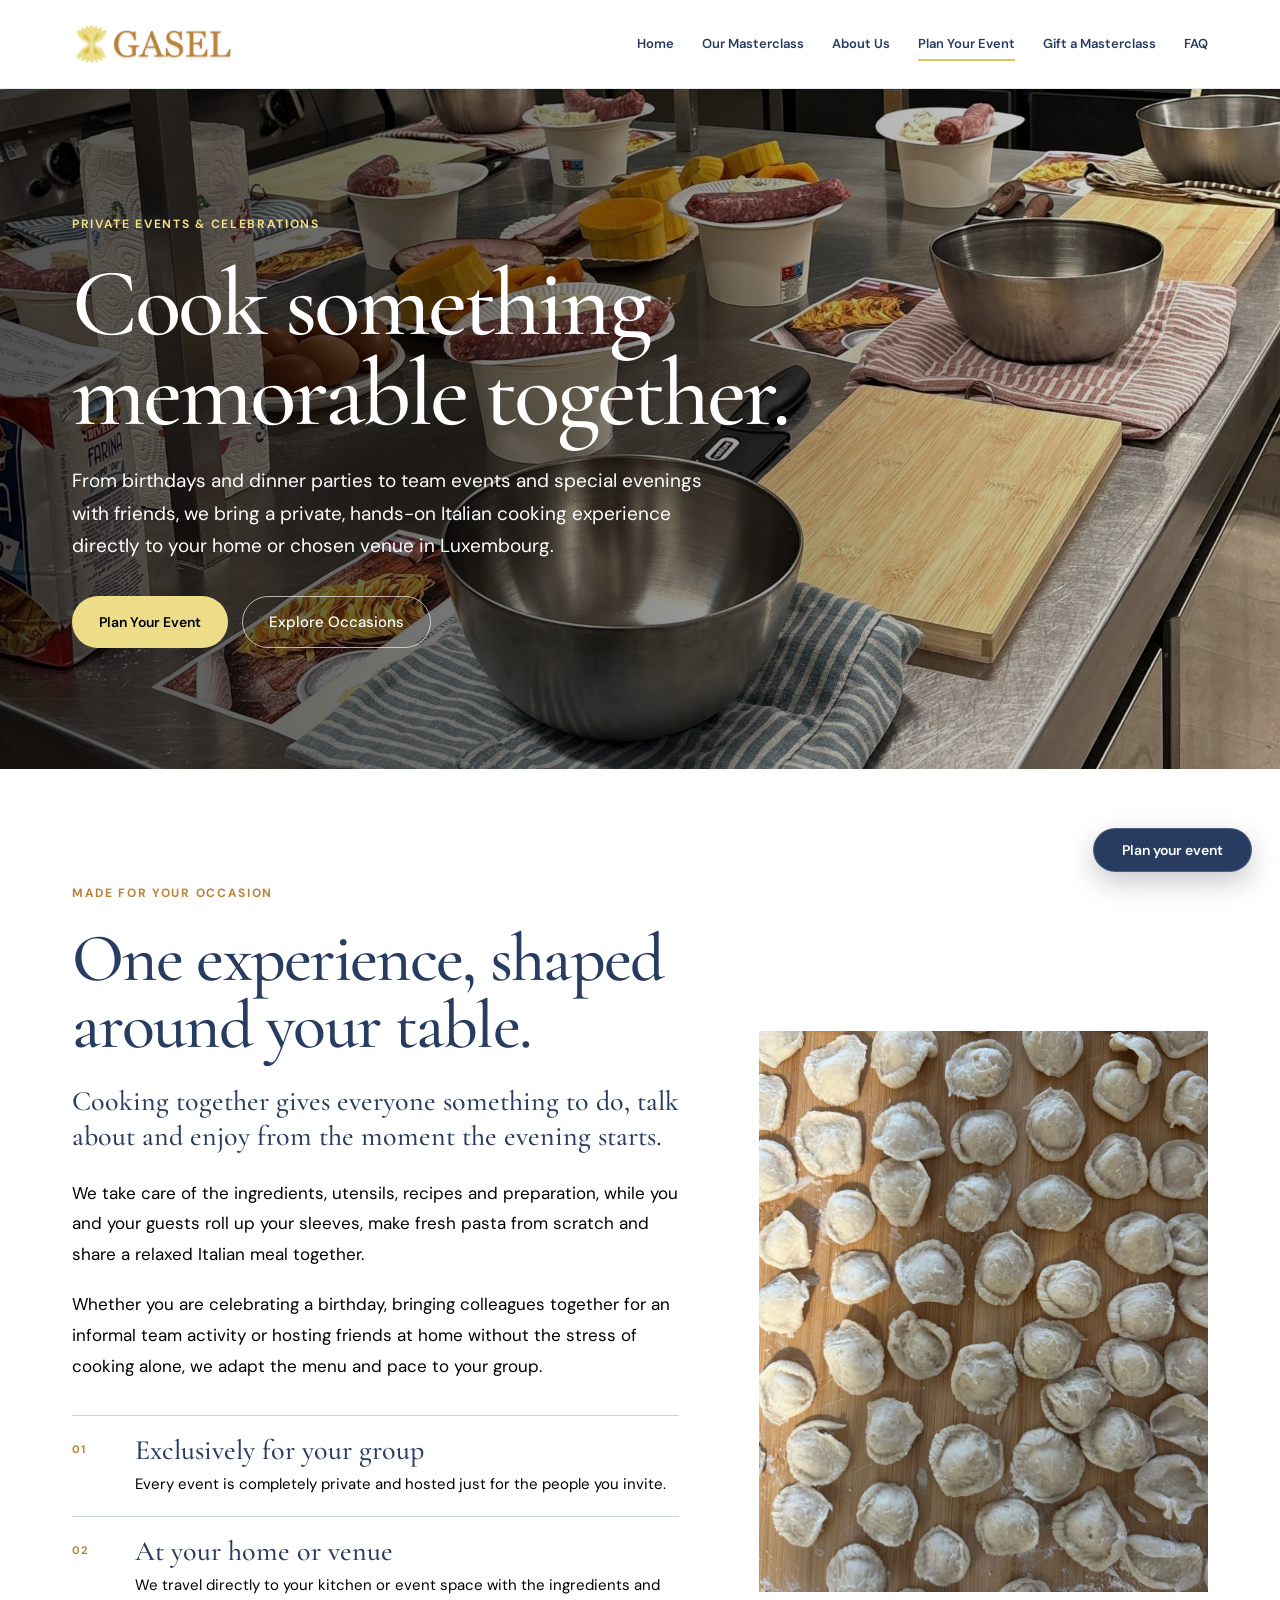
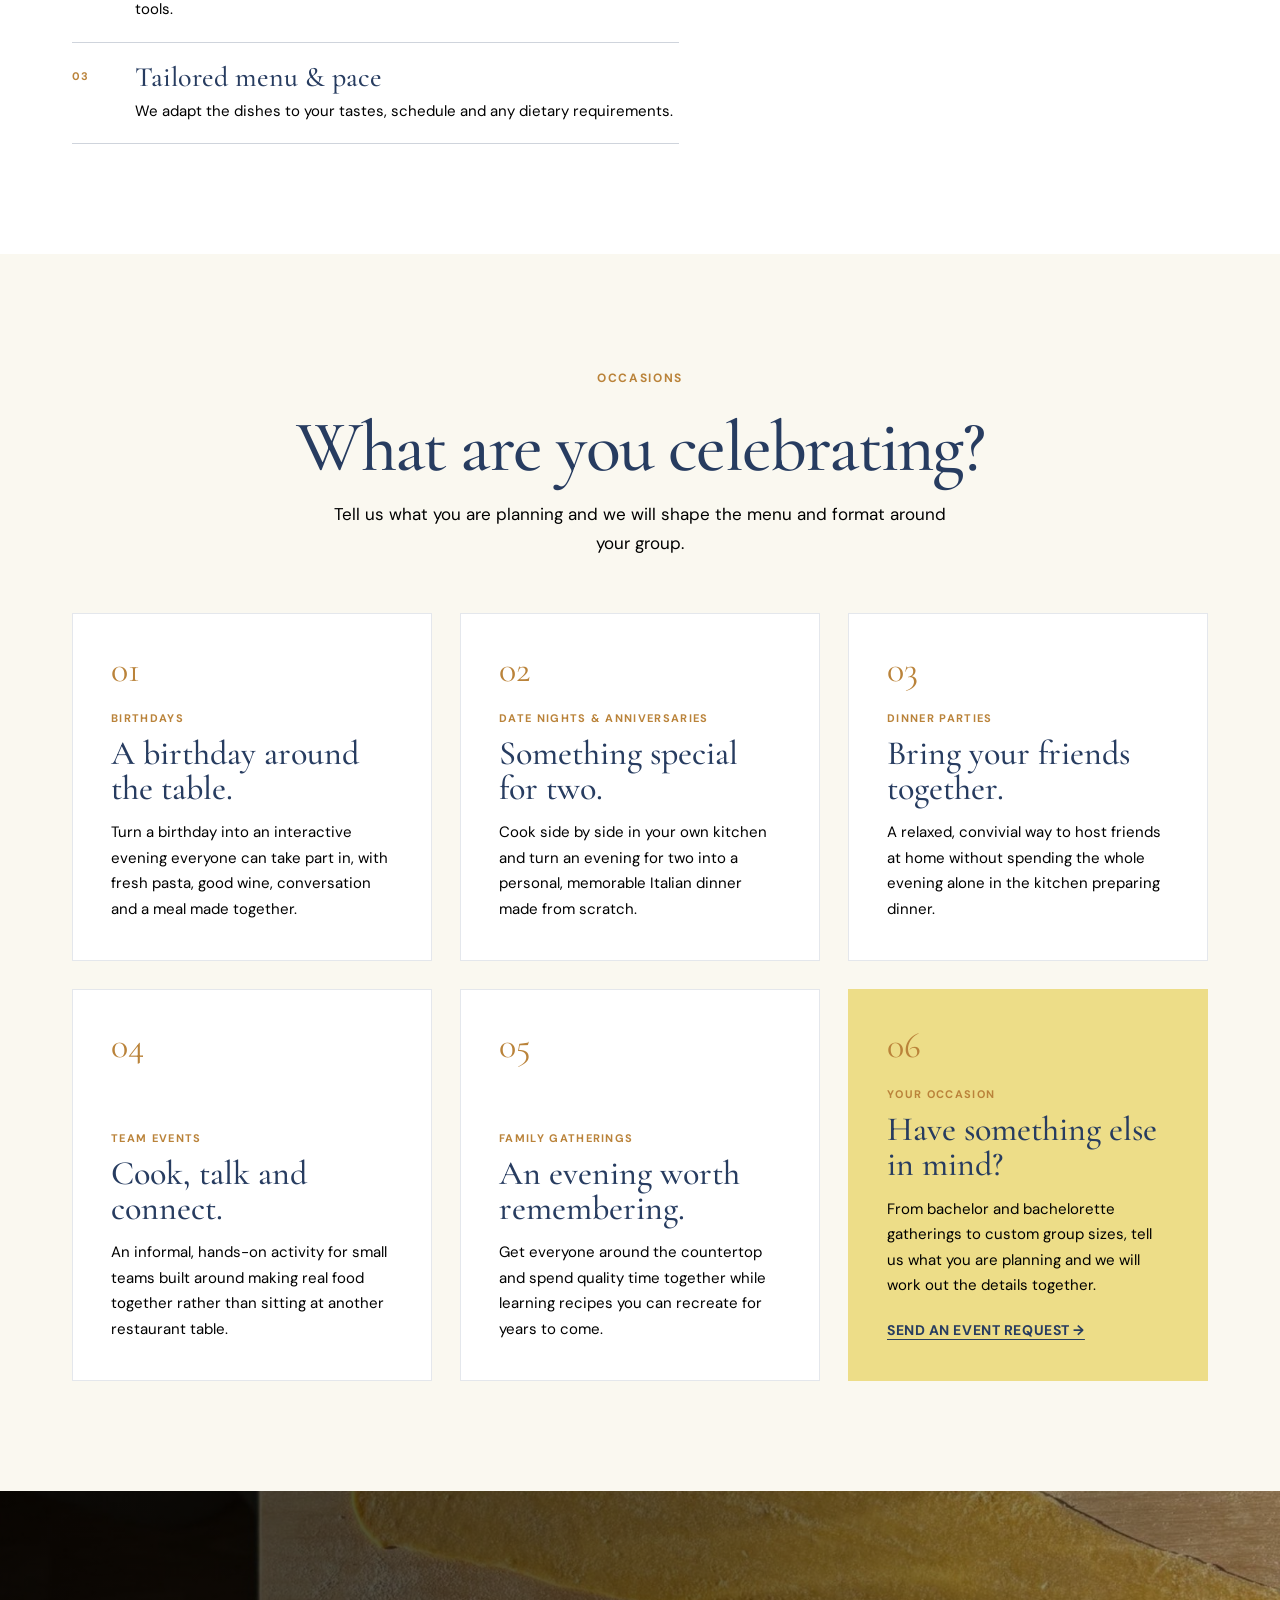
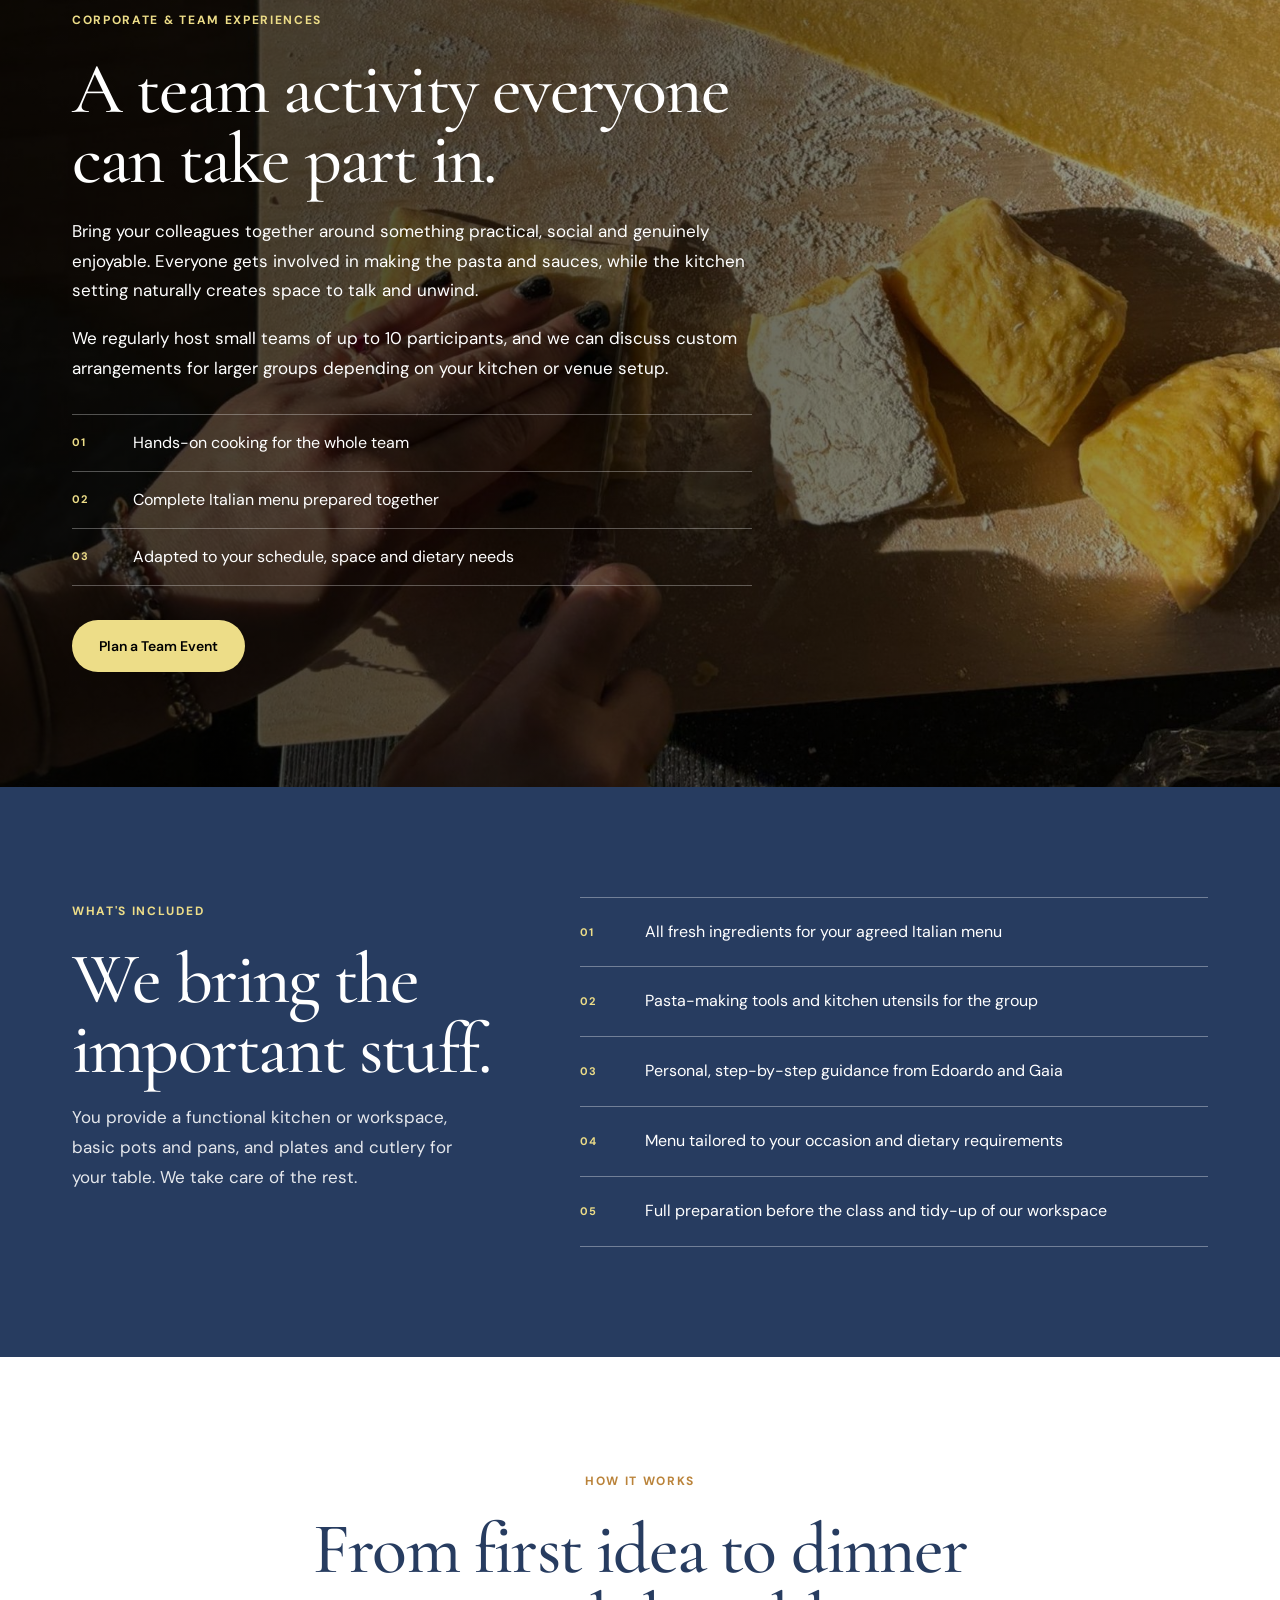
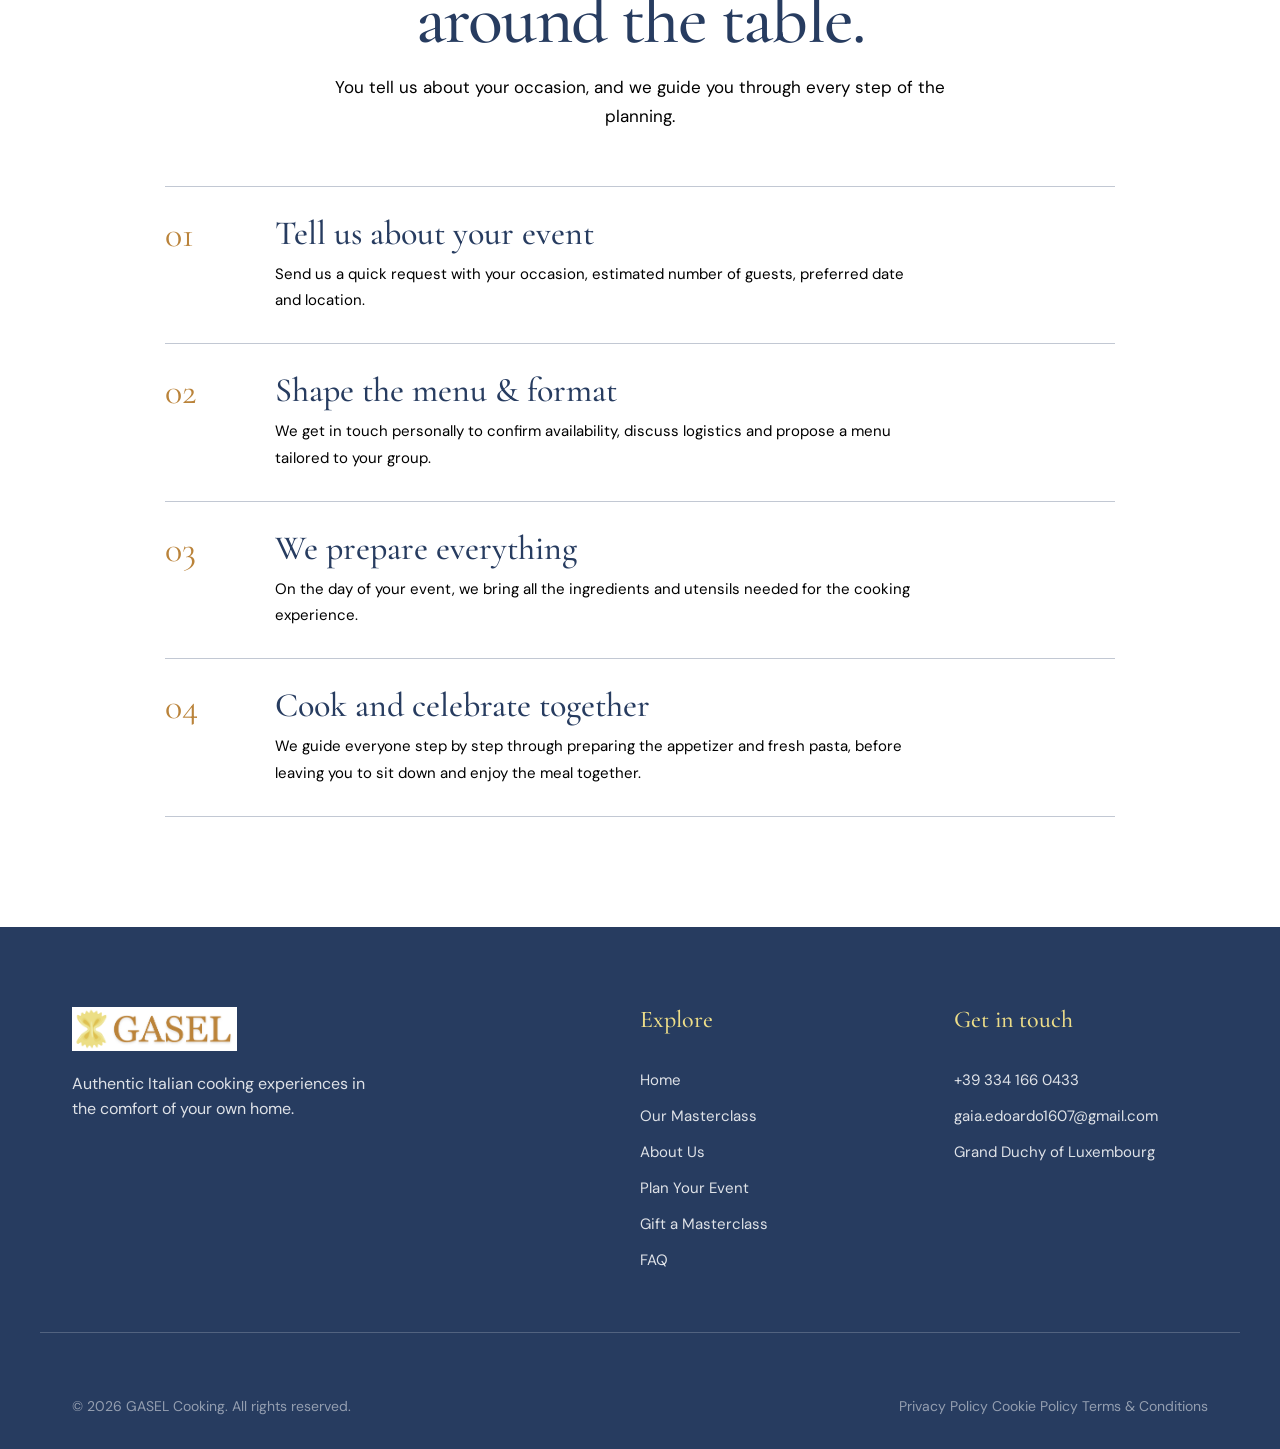
<file: events/index.html>
<!DOCTYPE html>
<html lang="en">
<head>

    <script type="text/javascript" src="https://embeds.iubenda.com/widgets/ab9626bf-a6f0-4510-ab32-9089aed7a8fb.js"></script>
    <!-- Google tag (gtag.js) -->
    <script async src="https://www.googletagmanager.com/gtag/js?id=G-HVPWQK4M2Z"></script>
    <script>
      window.dataLayer = window.dataLayer || [];
      function gtag(){dataLayer.push(arguments);}
      gtag('js', new Date());
    
      gtag('config', 'G-HVPWQK4M2Z');
    </script>

    <meta charset="UTF-8">

    <meta
        name="viewport"
        content="width=device-width, initial-scale=1.0"
    >

    <title>Private Events & Team Experiences | GASEL Cooking</title>

    <meta
        name="description"
        content="Celebrate birthdays, dinner parties, date nights and team events with a private Italian cooking experience at home in Luxembourg."
    >


    <link rel="icon" type="image/png" href="../favicon.png">

    <!-- Fonts -->
    <link rel="preconnect" href="https://fonts.googleapis.com">
    <link rel="preconnect" href="https://fonts.gstatic.com" crossorigin>

    <link
        href="https://fonts.googleapis.com/css2?family=Cormorant+Garamond:wght@400;500;600;700&family=DM+Sans:wght@400;500;600;700&display=swap"
        rel="stylesheet"
    >

    <!-- CSS -->
    <link rel="stylesheet" href="../assets/css/global.css">
    <link rel="stylesheet" href="../assets/css/components.css">
    <link rel="stylesheet" href="../assets/css/events.css">

</head>

<body>

    <!-- =====================================================
         HEADER
    ====================================================== -->

    <header class="site-header">

        <div class="container header-inner">

            <a
                href="../"
                class="site-logo"
                aria-label="GASEL Cooking home"
            >
                <img
                    src="../assets/images/logo/gasel-logo.png"
                    width="1500"
                    height="400"
                    alt="GASEL Cooking"
                >
            </a>

            <nav
                class="desktop-nav main-nav"
                aria-label="Main navigation"
            >
                <a href="../" class="nav-link">
                    Home
                </a>

                <a href="../masterclass/" class="nav-link">
                    Our Masterclass
                </a>

                <a href="../about/" class="nav-link">
                    About Us
                </a>

                <a
                    href="./"
                    class="nav-link active"
                >
                    Plan Your Event
                </a>

                <a href="../gift-vouchers/" class="nav-link">
                    Gift a Masterclass
                </a>

                <a href="../faq/" class="nav-link">
                    FAQ
                </a>
            </nav>

            <button
                class="menu-toggle"
                type="button"
                aria-label="Open menu"
                aria-expanded="false"
                aria-controls="mobile-menu"
            >
                <span></span>
                <span></span>
                <span></span>
            </button>

        </div>

        <!-- Mobile navigation -->
        <div
            class="mobile-menu"
            id="mobile-menu"
            aria-label="Mobile navigation"
        >
            <a href="../" class="mobile-nav-link">
                Home
            </a>

            <a href="../masterclass/" class="mobile-nav-link">
                Our Masterclass
            </a>

            <a href="../about/" class="mobile-nav-link">
                About Us
            </a>

            <a
                href="./"
                class="mobile-nav-link active"
            >
                Plan Your Event
            </a>

            <a href="../gift-vouchers/" class="mobile-nav-link">
                Gift a Masterclass
            </a>

            <a href="../faq/" class="mobile-nav-link">
                FAQ
            </a>
        </div>

    </header>


    <main>

        <!-- =================================================
             HERO
        ================================================== -->

        <section class="events-hero">

            <div class="events-hero-background"></div>
            <div class="events-hero-overlay"></div>

            <div class="container">

                <div class="events-hero-content">

                    <p class="eyebrow">
                        PRIVATE EVENTS & CELEBRATIONS
                    </p>

                    <h1>
                        Cook something memorable together.
                    </h1>

                    <p class="hero-description">
                        From birthdays and dinner parties to team events and
                        special evenings with friends, we bring a private,
                        hands-on Italian cooking experience directly to your
                        home or chosen venue in Luxembourg.
                    </p>

                    <div class="hero-actions">

                        <button
                            type="button"
                            class="btn btn-primary"
                            data-event-modal-open
                        >
                            Plan Your Event
                        </button>

                        <a
                            href="#occasions"
                            class="btn btn-secondary events-hero-secondary"
                        >
                            Explore Occasions
                        </a>

                    </div>

                </div>

            </div>

        </section>


        <!-- =================================================
             INTRO + PORTRAIT IMAGE
        ================================================== -->

        <section class="events-intro section">

            <div class="container">

                <div class="events-intro-grid">

                    <div class="events-intro-text">

                        <p class="eyebrow">
                            MADE FOR YOUR OCCASION
                        </p>

                        <h2>
                            One experience, shaped around your table.
                        </h2>

                        <p class="lead">
                            Cooking together gives everyone something to do,
                            talk about and enjoy from the moment the evening starts.
                        </p>

                        <p>
                            We take care of the ingredients, utensils, recipes
                            and preparation, while you and your guests roll up
                            your sleeves, make fresh pasta from scratch and
                            share a relaxed Italian meal together.
                        </p>

                        <p>
                            Whether you are celebrating a birthday, bringing
                            colleagues together for an informal team activity
                            or hosting friends at home without the stress of
                            cooking alone, we adapt the menu and pace to your group.
                        </p>

                        <div class="events-intro-details">

                            <div class="event-detail">
                                <span>01</span>
                                <div>
                                    <h3>Exclusively for your group</h3>
                                    <p>
                                        Every event is completely private and
                                        hosted just for the people you invite.
                                    </p>
                                </div>
                            </div>

                            <div class="event-detail">
                                <span>02</span>
                                <div>
                                    <h3>At your home or venue</h3>
                                    <p>
                                        We travel directly to your kitchen or
                                        event space with the ingredients and tools.
                                    </p>
                                </div>
                            </div>

                            <div class="event-detail">
                                <span>03</span>
                                <div>
                                    <h3>Tailored menu & pace</h3>
                                    <p>
                                        We adapt the dishes to your tastes,
                                        schedule and any dietary requirements.
                                    </p>
                                </div>
                            </div>

                        </div>

                    </div>


                    <div class="events-intro-media">

                        <div class="events-intro-image-frame">
                            <img
                                src="../assets/images/events/events-intro.jpg"
                                width="1000"
                                height="1250"
                                alt="Guests preparing handmade fresh pasta together around a table"
                                loading="lazy"
                            >
                        </div>

                    </div>

                </div>

            </div>

        </section>


        <!-- =================================================
             OCCASIONS
        ================================================== -->

        <section class="events-occasions section" id="occasions">

            <div class="container">

                <div class="section-heading centered">

                    <p class="eyebrow">
                        OCCASIONS
                    </p>

                    <h2>
                        What are you celebrating?
                    </h2>

                    <p>
                        Tell us what you are planning and we will shape the menu
                        and format around your group.
                    </p>

                </div>


                <div class="occasion-grid">

                    <article class="occasion-card">

                        <div class="occasion-number">
                            01
                        </div>

                        <div>
                            <p class="occasion-label">
                                BIRTHDAYS
                            </p>

                            <h3>
                                A birthday around the table.
                            </h3>

                            <p>
                                Turn a birthday into an interactive evening
                                everyone can take part in, with fresh pasta,
                                good wine, conversation and a meal made together.
                            </p>
                        </div>

                    </article>


                    <article class="occasion-card">

                        <div class="occasion-number">
                            02
                        </div>

                        <div>
                            <p class="occasion-label">
                                DATE NIGHTS & ANNIVERSARIES
                            </p>

                            <h3>
                                Something special for two.
                            </h3>

                            <p>
                                Cook side by side in your own kitchen and turn
                                an evening for two into a personal, memorable
                                Italian dinner made from scratch.
                            </p>
                        </div>

                    </article>


                    <article class="occasion-card">

                        <div class="occasion-number">
                            03
                        </div>

                        <div>
                            <p class="occasion-label">
                                DINNER PARTIES
                            </p>

                            <h3>
                                Bring your friends together.
                            </h3>

                            <p>
                                A relaxed, convivial way to host friends at home
                                without spending the whole evening alone in the
                                kitchen preparing dinner.
                            </p>
                        </div>

                    </article>


                    <article class="occasion-card">

                        <div class="occasion-number">
                            04
                        </div>

                        <div>
                            <p class="occasion-label">
                                TEAM EVENTS
                            </p>

                            <h3>
                                Cook, talk and connect.
                            </h3>

                            <p>
                                An informal, hands-on activity for small teams
                                built around making real food together rather
                                than sitting at another restaurant table.
                            </p>
                        </div>

                    </article>


                    <article class="occasion-card">

                        <div class="occasion-number">
                            05
                        </div>

                        <div>
                            <p class="occasion-label">
                                FAMILY GATHERINGS
                            </p>

                            <h3>
                                An evening worth remembering.
                            </h3>

                            <p>
                                Get everyone around the countertop and spend
                                quality time together while learning recipes you
                                can recreate for years to come.
                            </p>
                        </div>

                    </article>


                    <article class="occasion-card occasion-card-featured">

                        <div class="occasion-number">
                            06
                        </div>

                        <div>
                            <p class="occasion-label">
                                YOUR OCCASION
                            </p>

                            <h3>
                                Have something else in mind?
                            </h3>

                            <p>
                                From bachelor and bachelorette gatherings to
                                custom group sizes, tell us what you are planning
                                and we will work out the details together.
                            </p>

                            <button
                                type="button"
                                class="text-link-btn"
                                data-event-modal-open
                            >
                                Send an event request →
                            </button>
                        </div>

                    </article>

                </div>

            </div>

        </section>


        <!-- =================================================
             TEAM EVENTS FEATURE BANNER
        ================================================== -->

        <section class="events-team">

            <div class="events-team-background"></div>
            <div class="events-team-overlay"></div>

            <div class="container">

                <div class="events-team-content">

                    <p class="eyebrow">
                        CORPORATE & TEAM EXPERIENCES
                    </p>

                    <h2>
                        A team activity everyone can take part in.
                    </h2>

                    <p>
                        Bring your colleagues together around something practical,
                        social and genuinely enjoyable. Everyone gets involved
                        in making the pasta and sauces, while the kitchen setting
                        naturally creates space to talk and unwind.
                    </p>

                    <p>
                        We regularly host small teams of up to 10 participants,
                        and we can discuss custom arrangements for larger groups
                        depending on your kitchen or venue setup.
                    </p>

                    <div class="events-team-points">

                        <div class="events-team-point">
                            <span>01</span>
                            <p>Hands-on cooking for the whole team</p>
                        </div>

                        <div class="events-team-point">
                            <span>02</span>
                            <p>Complete Italian menu prepared together</p>
                        </div>

                        <div class="events-team-point">
                            <span>03</span>
                            <p>Adapted to your schedule, space and dietary needs</p>
                        </div>

                    </div>

                    <button
                        type="button"
                        class="btn btn-primary"
                        data-event-modal-open
                    >
                        Plan a Team Event
                    </button>

                </div>

            </div>

        </section>


        <!-- =================================================
             WHAT WE BRING (DEEP NAVY SECTION)
        ================================================== -->

        <section class="events-included section">

            <div class="container">

                <div class="events-included-grid">

                    <div class="section-heading">

                        <p class="eyebrow">
                            WHAT'S INCLUDED
                        </p>

                        <h2>
                            We bring the important stuff.
                        </h2>

                        <p>
                            You provide a functional kitchen or workspace, basic
                            pots and pans, and plates and cutlery for your table.
                            We take care of the rest.
                        </p>

                    </div>


                    <div class="events-included-list">

                        <div class="events-included-item">
                            <span>01</span>
                            <p>All fresh ingredients for your agreed Italian menu</p>
                        </div>

                        <div class="events-included-item">
                            <span>02</span>
                            <p>Pasta-making tools and kitchen utensils for the group</p>
                        </div>

                        <div class="events-included-item">
                            <span>03</span>
                            <p>Personal, step-by-step guidance from Edoardo and Gaia</p>
                        </div>

                        <div class="events-included-item">
                            <span>04</span>
                            <p>Menu tailored to your occasion and dietary requirements</p>
                        </div>

                        <div class="events-included-item">
                            <span>05</span>
                            <p>Full preparation before the class and tidy-up of our workspace</p>
                        </div>

                    </div>

                </div>

            </div>

        </section>


        <!-- =================================================
             HOW IT WORKS
        ================================================== -->

        <section class="events-process section">

            <div class="container">

                <div class="section-heading centered">

                    <p class="eyebrow">
                        HOW IT WORKS
                    </p>

                    <h2>
                        From first idea to dinner around the table.
                    </h2>

                    <p>
                        You tell us about your occasion, and we guide you through
                        every step of the planning.
                    </p>

                </div>


                <div class="events-process-list">

                    <article class="events-process-item">
                        <div class="process-number">01</div>
                        <div class="process-content">
                            <h3>Tell us about your event</h3>
                            <p>
                                Send us a quick request with your occasion,
                                estimated number of guests, preferred date and location.
                            </p>
                        </div>
                    </article>

                    <article class="events-process-item">
                        <div class="process-number">02</div>
                        <div class="process-content">
                            <h3>Shape the menu & format</h3>
                            <p>
                                We get in touch personally to confirm availability,
                                discuss logistics and propose a menu tailored to your group.
                            </p>
                        </div>
                    </article>

                    <article class="events-process-item">
                        <div class="process-number">03</div>
                        <div class="process-content">
                            <h3>We prepare everything</h3>
                            <p>
                                On the day of your event, we bring all the ingredients
                                and utensils needed for the cooking experience.
                            </p>
                        </div>
                    </article>

                    <article class="events-process-item">
                        <div class="process-number">04</div>
                        <div class="process-content">
                            <h3>Cook and celebrate together</h3>
                            <p>
                                We guide everyone step by step through preparing
                                the appetizer and fresh pasta, before leaving you to
                                sit down and enjoy the meal together.
                            </p>
                        </div>
                    </article>

                </div>

            </div>

        </section>

    </main>


    <!-- =====================================================
         FOOTER
    ====================================================== -->

    <footer class="site-footer">

        <div class="container footer-grid">

            <div class="footer-brand">

                <a
                    href="../"
                    class="site-logo"
                    aria-label="GASEL Cooking home"
                >
                    <img
                        src="../assets/images/logo/gasel-logo.png"
                        width="1500"
                        height="400"
                        alt="GASEL Cooking"
                    >
                </a>

                <p>
                    Authentic Italian cooking experiences in the comfort of your own home.
                </p>

            </div>


            <div class="footer-links">

                <h3>
                    Explore
                </h3>

                <a href="../">
                    Home
                </a>

                <a href="../masterclass/">
                    Our Masterclass
                </a>

                <a href="../about/">
                    About Us
                </a>

                <a href="./">
                    Plan Your Event
                </a>

                <a href="../gift-vouchers/">
                    Gift a Masterclass
                </a>

                <a href="../faq/">
                    FAQ
                </a>

            </div>


            <div class="footer-contact">

                <h3>
                    Get in touch
                </h3>

                <a href="tel:+393341660433">
                    +39 334 166 0433
                </a>

                <a href="mailto:gaia.edoardo1607@gmail.com">
                    gaia.edoardo1607@gmail.com
                </a>

                <p>
                    Grand Duchy of Luxembourg
                </p>

            </div>

        </div>


        <div class="container footer-bottom">
        
            <p>
                © 2026 GASEL Cooking. All rights reserved.
            </p>
        
            <div class="footer-bottom-links">
        
                <a
                    href="https://www.iubenda.com/privacy-policy/24504412"
                    class="iubenda-white iubenda-noiframe iubenda-embed"
                    title="Privacy Policy"
                >
                    Privacy Policy
                </a>
        
                <a
                    href="https://www.iubenda.com/privacy-policy/24504412/cookie-policy"
                    class="iubenda-white iubenda-noiframe iubenda-embed"
                    title="Cookie Policy"
                >
                    Cookie Policy
                </a>
        
                <a href="../terms/">
                    Terms & Conditions
                </a>
        
            </div>
        
        </div>

    </footer>


    <!-- =====================================================
         CUSTOM FLOATING EVENT BUTTON
    ====================================================== -->

    <button
        type="button"
        class="floating-book-btn"
        data-event-modal-open
    >
        Plan your event
    </button>


    <!-- =====================================================
         FORMSPREE EVENT INQUIRY POPUP MODAL
    ====================================================== -->

    <div
        class="event-modal-overlay"
        id="event-modal"
        aria-hidden="true"
    >
        <div
            class="event-modal-dialog"
            role="dialog"
            aria-modal="true"
            aria-labelledby="event-modal-title"
        >

            <button
                type="button"
                class="event-modal-close"
                data-event-modal-close
                aria-label="Close form"
            >
                &times;
            </button>

            <div class="event-modal-header">
                <p class="eyebrow">PRIVATE EVENTS & TEAMS</p>
                <h2 id="event-modal-title">Tell us about your event.</h2>
                <p>
                    Share a few details below and we will get back to you
                    personally by email to discuss the menu, format and availability.
                </p>
            </div>

            <!-- Replace YOUR_FORMSPREE_ID with your actual Formspree form ID -->
            <form
                id="event-inquiry-form"
                class="event-form"
                action="https://formspree.io/f/xjyypdwb"
                method="POST"
            >
                <input
                    type="hidden"
                    name="_subject"
                    value="New Private Event Inquiry — GASEL Cooking"
                >

                <div class="event-form-grid">

                    <div class="form-group">
                        <label for="event-name">Full name *</label>
                        <input
                            type="text"
                            id="event-name"
                            name="name"
                            required
                            placeholder="Your name"
                        >
                    </div>

                    <div class="form-group">
                        <label for="event-email">Email address *</label>
                        <input
                            type="email"
                            id="event-email"
                            name="email"
                            required
                            placeholder="you@example.com"
                        >
                    </div>

                    <div class="form-group">
                        <label for="event-phone">Phone number *</label>
                        <input
                            type="tel"
                            id="event-phone"
                            name="phone"
                            required
                            placeholder="+352 ..."
                        >
                    </div>

                    <div class="form-group">
                        <label for="event-occasion">Occasion *</label>
                        <select id="event-occasion" name="occasion" required>
                            <option value="" disabled selected>Select an occasion</option>
                            <option value="Birthday">Birthday</option>
                            <option value="Dinner Party with Friends">Dinner Party with Friends</option>
                            <option value="Date Night / Anniversary">Date Night / Anniversary</option>
                            <option value="Corporate / Team Event">Corporate / Team Event</option>
                            <option value="Family Gathering">Family Gathering</option>
                            <option value="Other">Other</option>
                        </select>
                    </div>

                    <div class="form-group">
                        <label for="event-guests">Estimated number of guests *</label>
                        <input
                            type="number"
                            id="event-guests"
                            name="guests"
                            min="2"
                            max="50"
                            required
                            placeholder="e.g. 6"
                        >
                    </div>

                    <div class="form-group">
                        <label for="event-date">Preferred date (or timeframe)</label>
                        <input
                            type="text"
                            id="event-date"
                            name="preferred_date"
                            placeholder="e.g. Saturday 14 Nov, or flexible"
                        >
                    </div>

                </div>

                <div class="form-group">
                    <label for="event-location">Town / Location in Luxembourg *</label>
                    <input
                        type="text"
                        id="event-location"
                        name="location"
                        required
                        placeholder="e.g. Luxembourg City, Strassen, Esch..."
                    >
                </div>

                <div class="form-group">
                    <label for="event-message">Dietary requirements & event details</label>
                    <textarea
                        id="event-message"
                        name="message"
                        rows="4"
                        placeholder="Tell us about your kitchen or venue setup, any allergies or dietary preferences, or anything else you have in mind."
                    ></textarea>
                </div>

                <div
                    id="event-form-status"
                    class="event-form-status"
                    aria-live="polite"
                ></div>

                <button
                    type="submit"
                    class="btn btn-primary btn-full"
                    id="event-form-submit"
                >
                    Send Event Request
                </button>

            </form>

        </div>
    </div>


    <!-- =====================================================
         JAVASCRIPT (MAIN + FORMSPREE MODAL)
    ====================================================== -->

    <script src="../assets/js/main.js"></script>

    <script>
      (function () {
        const modal = document.getElementById("event-modal");
        const openButtons = document.querySelectorAll("[data-event-modal-open]");
        const closeButtons = document.querySelectorAll("[data-event-modal-close]");
        const form = document.getElementById("event-inquiry-form");
        const statusEl = document.getElementById("event-form-status");
        const submitBtn = document.getElementById("event-form-submit");

        function openModal(e) {
          if (e) e.preventDefault();
          modal.classList.add("is-open");
          modal.setAttribute("aria-hidden", "false");
          document.body.style.overflow = "hidden";
        }

        function closeModal() {
          modal.classList.remove("is-open");
          modal.setAttribute("aria-hidden", "true");
          document.body.style.overflow = "";
        }

        openButtons.forEach(function (btn) {
          btn.addEventListener("click", openModal);
        });

        closeButtons.forEach(function (btn) {
          btn.addEventListener("click", closeModal);
        });

        modal.addEventListener("click", function (e) {
          if (e.target === modal) {
            closeModal();
          }
        });

        document.addEventListener("keydown", function (e) {
          if (e.key === "Escape" && modal.classList.contains("is-open")) {
            closeModal();
          }
        });

        if (form) {
          form.addEventListener("submit", async function (e) {
            e.preventDefault();
            statusEl.textContent = "";
            statusEl.className = "event-form-status";
            submitBtn.disabled = true;
            submitBtn.textContent = "Sending...";

            try {
              const response = await fetch(form.action, {
                method: form.method,
                body: new FormData(form),
                headers: { "Accept": "application/json" }
              });

              if (response.ok) {
                form.reset();
                statusEl.textContent = "Thank you! Your event request has been sent. Edoardo and Gaia will get back to you very soon.";
                statusEl.classList.add("is-success");
                submitBtn.textContent = "Request Sent";
              } else {
                statusEl.textContent = "Something went wrong sending the form. Please email us directly at gaseltutoring@gmail.com.";
                statusEl.classList.add("is-error");
                submitBtn.disabled = false;
                submitBtn.textContent = "Send Event Request";
              }
            } catch (error) {
              statusEl.textContent = "Network error. Please email us directly at gaseltutoring@gmail.com.";
              statusEl.classList.add("is-error");
              submitBtn.disabled = false;
              submitBtn.textContent = "Send Event Request";
            }
          });
        }
      })();
    </script>

</body>
</html>
</file>
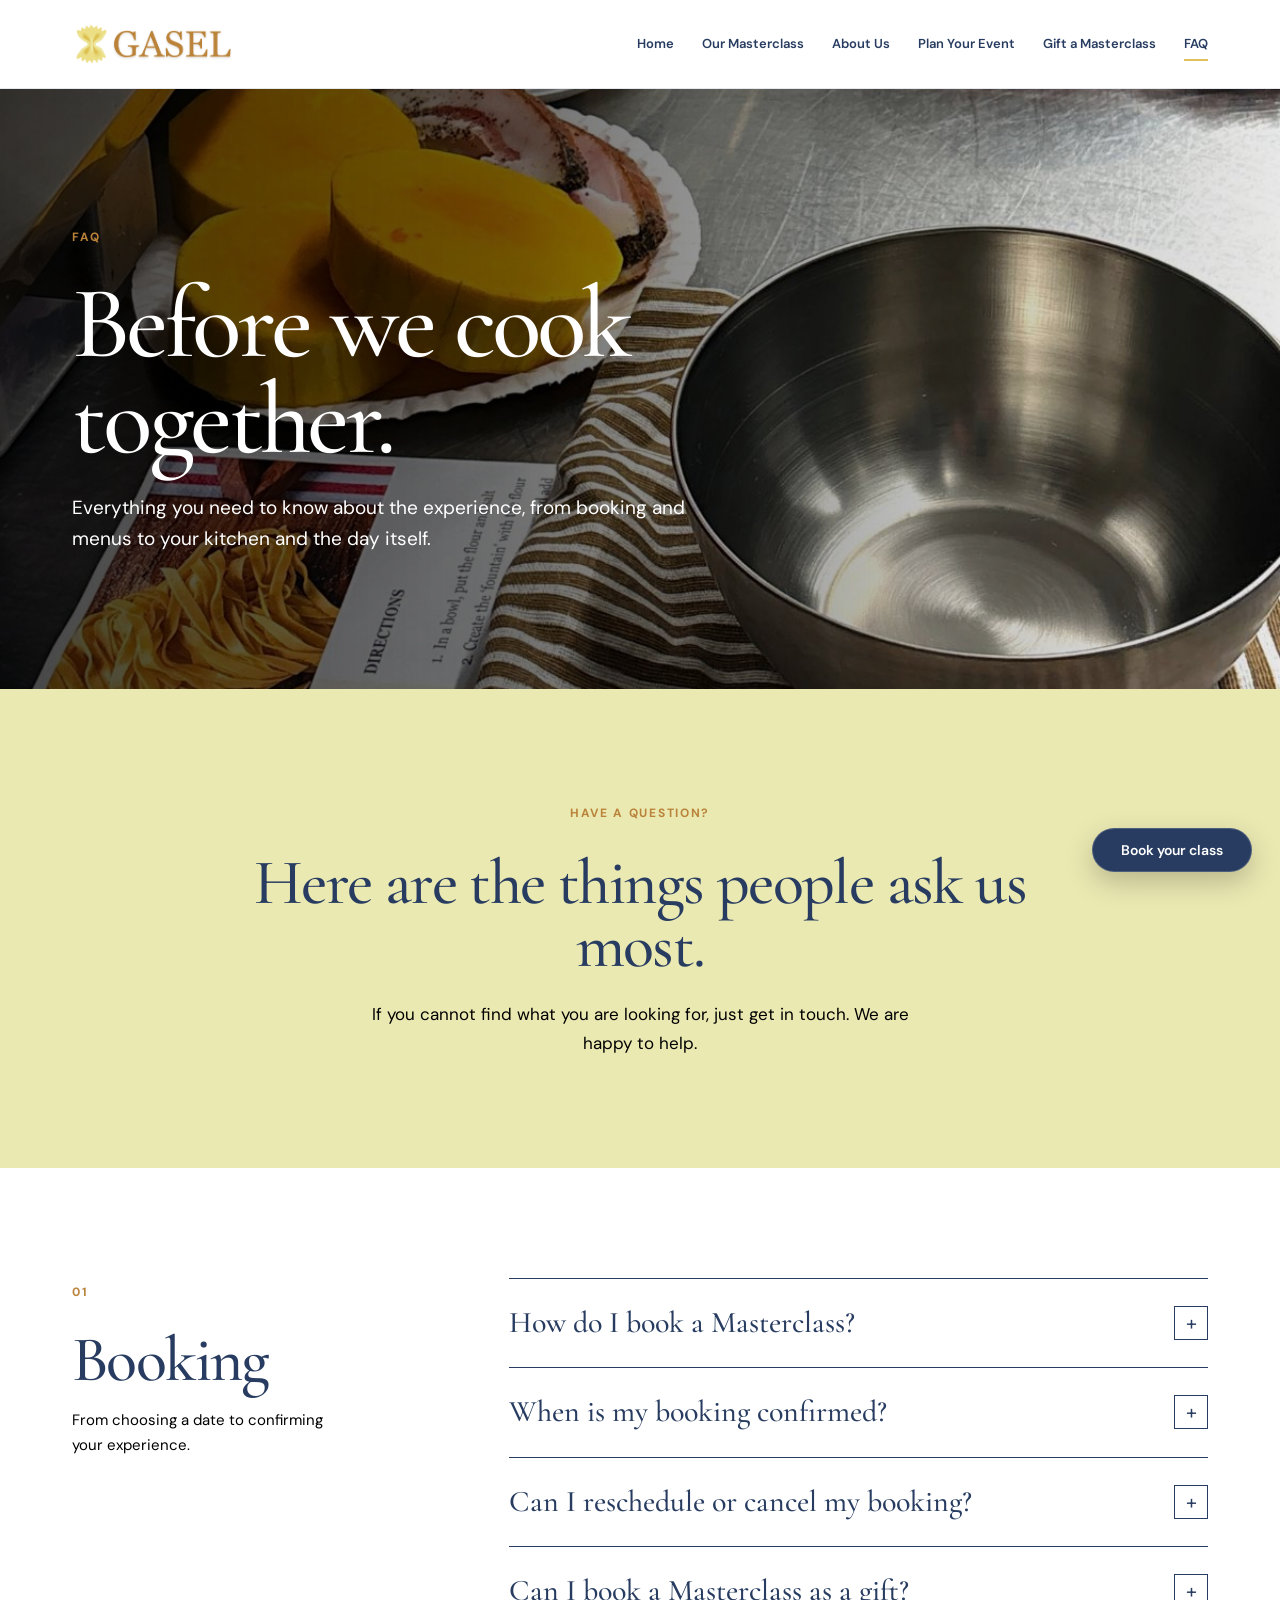
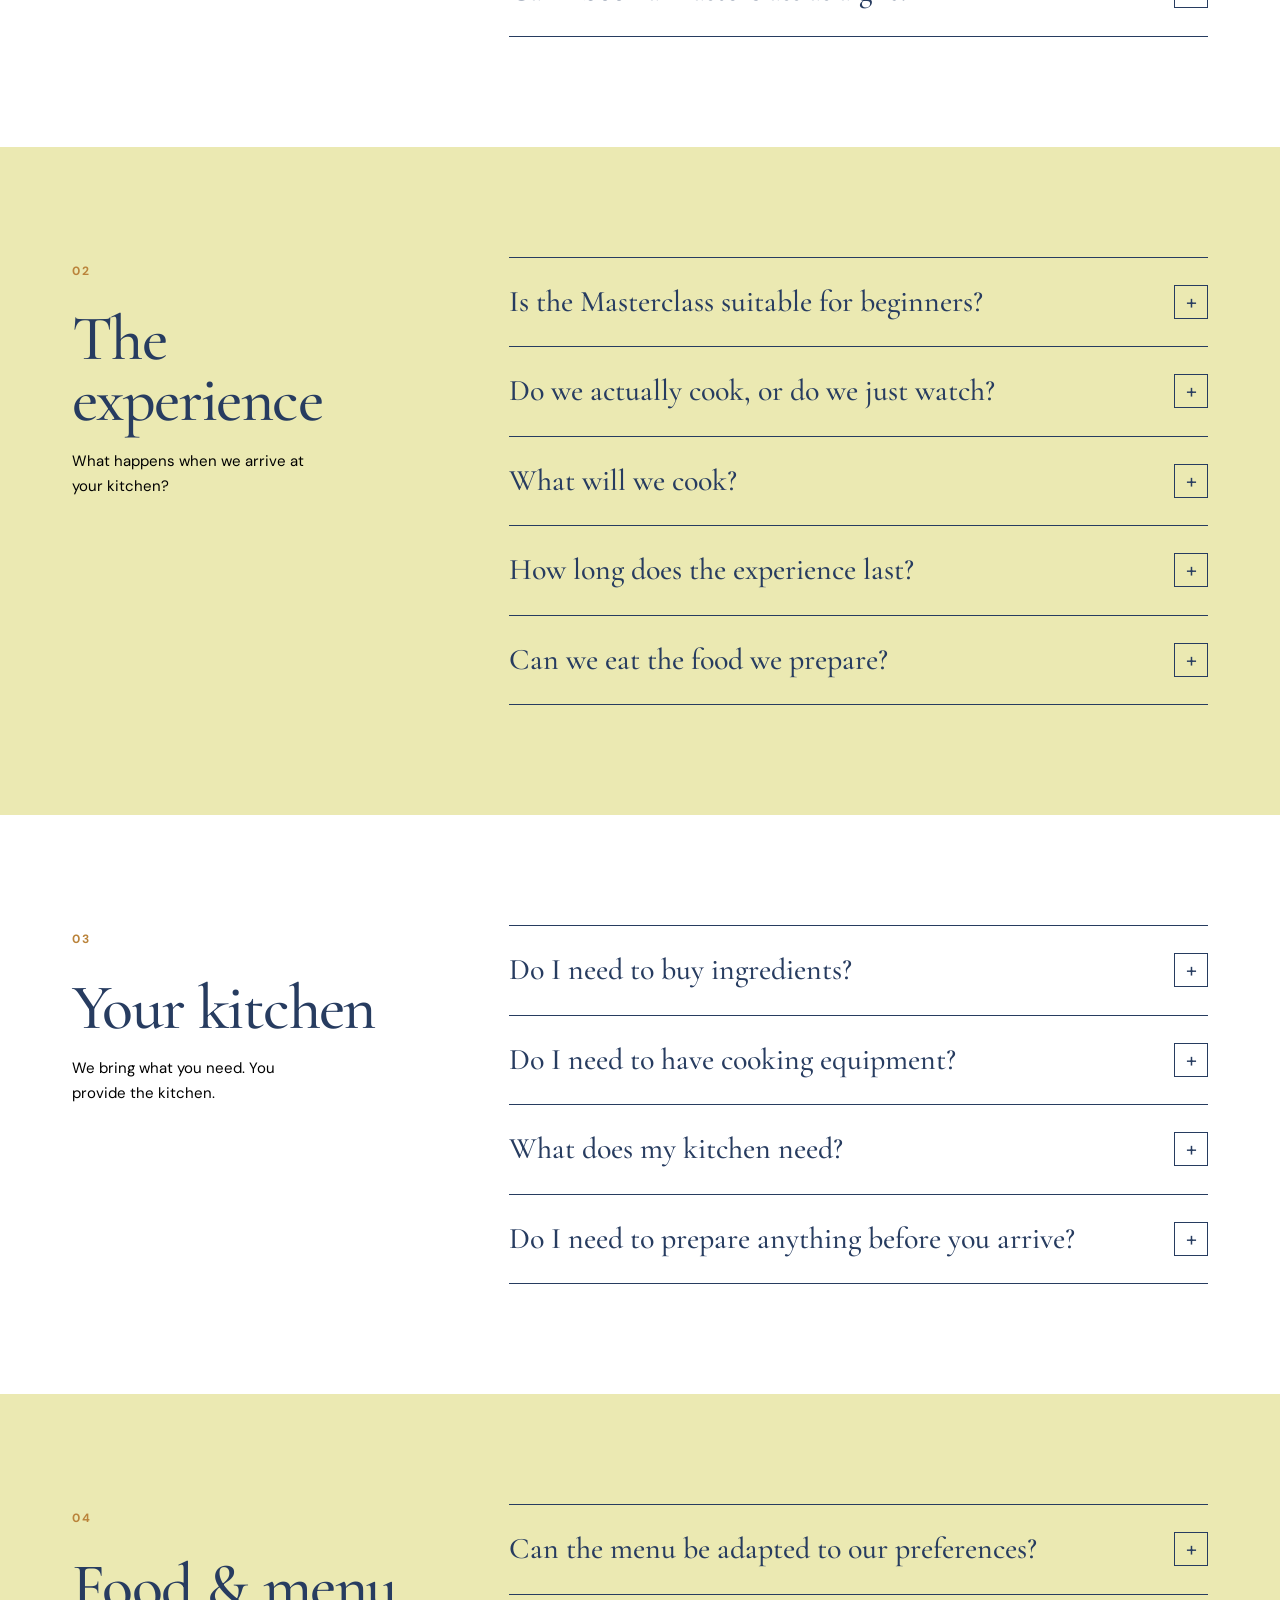
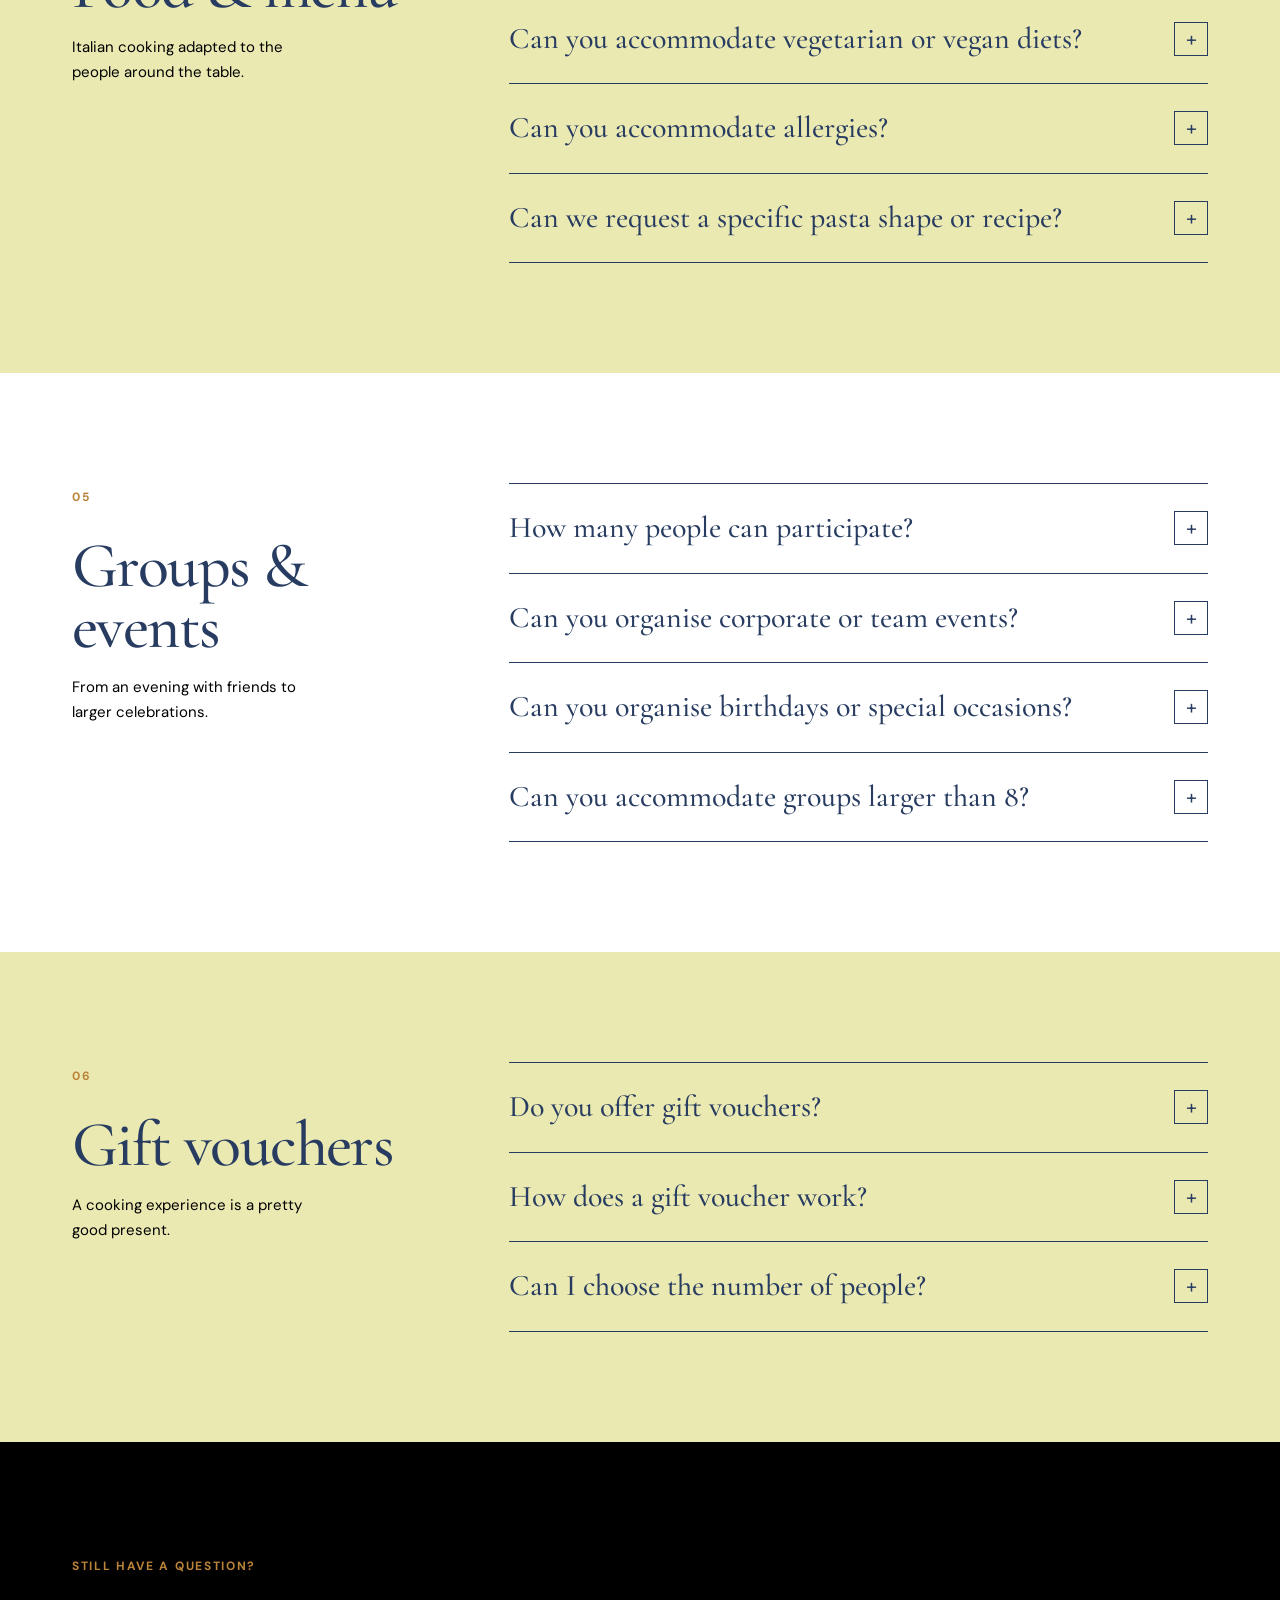
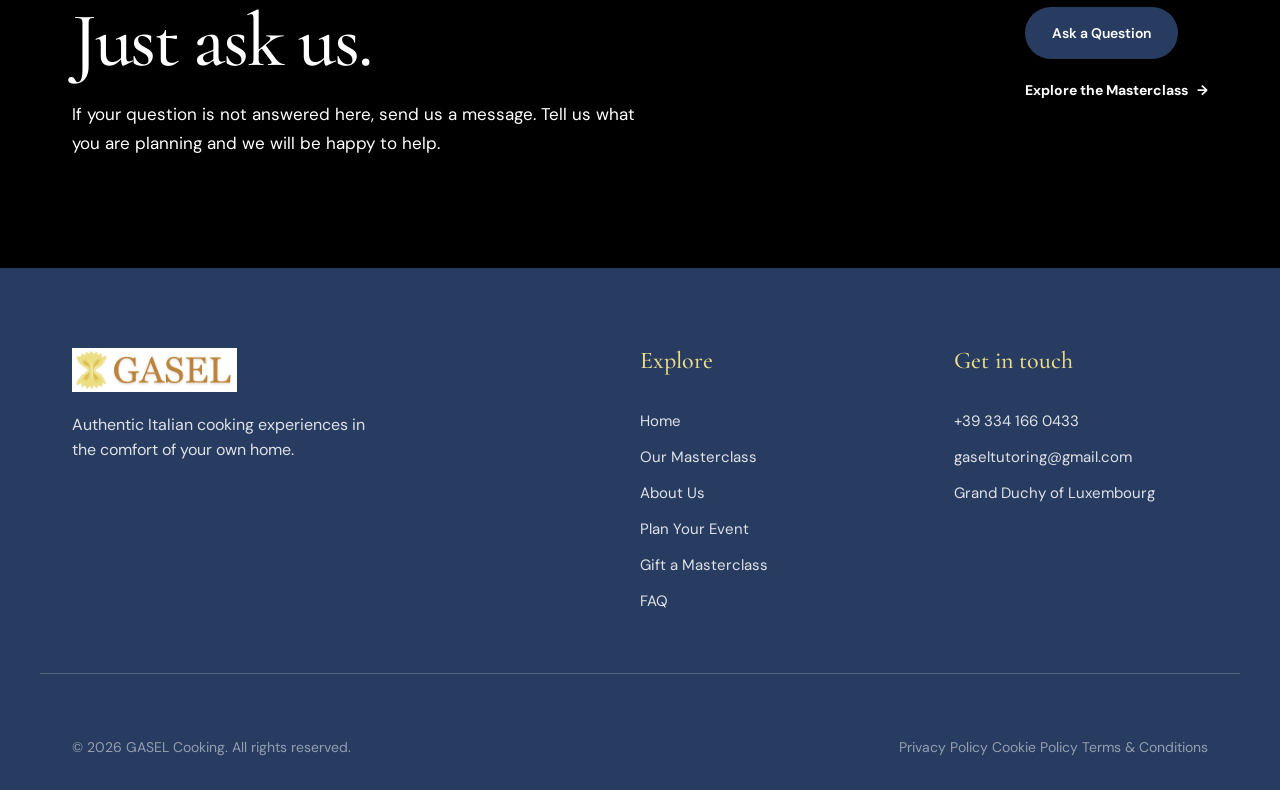
<file: faq/index.html>
<!DOCTYPE html>
<html lang="en">
<head>

    <script type="text/javascript" src="https://embeds.iubenda.com/widgets/ab9626bf-a6f0-4510-ab32-9089aed7a8fb.js"></script>
    <meta charset="UTF-8">

    <meta
        name="viewport"
        content="width=device-width, initial-scale=1.0"
    >

    <title>FAQ | GASEL Cooking</title>

    <meta
        name="description"
        content="Find answers to common questions about GASEL Cooking's private Italian cooking masterclasses in Luxembourg."
    >

    <link rel="icon" type="image/png" href="../favicon.png">

    <!-- Google Fonts -->
    <link rel="preconnect" href="https://fonts.googleapis.com">
    <link rel="preconnect" href="https://fonts.gstatic.com" crossorigin>

    <link
        href="https://fonts.googleapis.com/css2?family=Cormorant+Garamond:wght@400;500;600;700&family=DM+Sans:wght@400;500;600;700&display=swap"
        rel="stylesheet"
    >

    <!-- CSS -->
    <link rel="stylesheet" href="../assets/css/global.css">
    <link rel="stylesheet" href="../assets/css/components.css">
    <link rel="stylesheet" href="../assets/css/faq.css">
</head>

<body>


    <!-- =========================================================
         HEADER
         ========================================================= -->

    <header class="site-header">

        <div class="container header-inner">

            <a
                href="../"
                class="site-logo"
                aria-label="GASEL Cooking home"
            >
                <img
                    src="../assets/images/logo/gasel-logo.png"
                    width="1500"
                    height="400"
                    alt="GASEL Cooking"
                >
            </a>


            <!-- Desktop navigation -->

            <nav class="main-nav" aria-label="Main navigation">

                <a href="../" class="nav-link">
                    Home
                </a>

                <a href="../masterclass/" class="nav-link">
                    Our Masterclass
                </a>

                <a href="../about/" class="nav-link">
                    About Us
                </a>

                <a href="../events/" class="nav-link">
                    Plan Your Event
                </a>

                <a href="../gift-vouchers/" class="nav-link">
                    Gift a Masterclass
                </a>

                <a href="./" class="nav-link active">
                    FAQ
                </a>

            </nav>


            <!-- Mobile menu button -->

            <button
                class="menu-toggle"
                type="button"
                aria-label="Open menu"
                aria-expanded="false"
                aria-controls="mobile-menu"
            >
                <span></span>
                <span></span>
                <span></span>
            </button>

        </div>


        <!-- Mobile navigation -->

        <nav
            class="mobile-menu"
            id="mobile-menu"
            aria-label="Mobile navigation"
        >

            <a href="../" class="mobile-nav-link">
                Home
            </a>

            <a href="../masterclass/" class="mobile-nav-link">
                Our Masterclass
            </a>

            <a href="../about/" class="mobile-nav-link">
                About Us
            </a>

            <a href="../events/" class="mobile-nav-link">
                Plan Your Event
            </a>

            <a href="../gift-vouchers/" class="mobile-nav-link">
                Gift a Masterclass
            </a>

            <a href="./" class="mobile-nav-link">
                FAQ
            </a>

        </nav>

    </header>


    <main>


        <!-- =====================================================
             HERO
             ===================================================== -->

        <section class="faq-hero">

            <div class="faq-hero-background"></div>
            <div class="faq-hero-overlay"></div>

            <div class="container">

                <div class="faq-hero-content">

                    <p class="eyebrow">
                        FAQ
                    </p>

                    <h1>
                        Before we cook together.
                    </h1>

                    <p class="hero-description">
                        Everything you need to know about the experience,
                        from booking and menus to your kitchen and the day
                        itself.
                    </p>

                </div>

            </div>

        </section>


        <!-- =====================================================
             QUICK INTRO
             ===================================================== -->

        <section class="faq-intro section">

            <div class="container">

                <div class="faq-intro-inner">

                    <p class="eyebrow">
                        HAVE A QUESTION?
                    </p>

                    <h2>
                        Here are the things
                        people ask us most.
                    </h2>

                    <p>
                        If you cannot find what you are looking for,
                        just get in touch. We are happy to help.
                    </p>

                </div>

            </div>

        </section>


        <!-- =====================================================
             BOOKING
             ===================================================== -->

        <section class="faq-section section">

            <div class="container">

                <div class="faq-section-grid">

                    <div class="faq-section-heading">

                        <p class="eyebrow">
                            01
                        </p>

                        <h2>
                            Booking
                        </h2>

                        <p>
                            From choosing a date to confirming your
                            experience.
                        </p>

                    </div>


                    <div class="faq-list">


                        <details class="faq-item">

                            <summary>
                                <span>
                                    How do I book a Masterclass?
                                </span>

                                <span class="faq-icon">
                                    +
                                </span>
                            </summary>

                            <div class="faq-answer">

                                <p>
                                    You can request a Masterclass directly
                                    through our website or contact us by
                                    email. Once we confirm the date and
                                    details with you, the experience is
                                    reserved for your group.
                                </p>

                            </div>

                        </details>


                        <details class="faq-item">

                            <summary>
                                <span>
                                    When is my booking confirmed?
                                </span>

                                <span class="faq-icon">
                                    +
                                </span>
                            </summary>

                            <div class="faq-answer">

                                <p>
                                    Your booking is confirmed once we have
                                    agreed on the date and the details of
                                    your experience. We will send you the
                                    relevant confirmation information
                                    afterwards.
                                </p>

                            </div>

                        </details>


                        <details class="faq-item">

                            <summary>
                                <span>
                                    Can I reschedule or cancel my booking?
                                </span>

                                <span class="faq-icon">
                                    +
                                </span>
                            </summary>

                            <div class="faq-answer">

                                <p>
                                    Yes. Rescheduling and cancellation are
                                    possible subject to our cancellation
                                    policy. If you have already booked,
                                    please use the links provided in your
                                    booking confirmation email or contact us
                                    directly.
                                </p>

                            </div>

                        </details>


                        <details class="faq-item">

                            <summary>
                                <span>
                                    Can I book a Masterclass as a gift?
                                </span>

                                <span class="faq-icon">
                                    +
                                </span>
                            </summary>

                            <div class="faq-answer">

                                <p>
                                    Absolutely. We offer gift vouchers for
                                    the Masterclass. The recipient can then
                                    contact us to arrange a date that works
                                    for them.
                                </p>

                                <a
                                    href="../gift-vouchers/"
                                    class="faq-answer-link"
                                >
                                    Explore Gift Vouchers
                                    <span>→</span>
                                </a>

                            </div>

                        </details>


                    </div>

                </div>

            </div>

        </section>


        <!-- =====================================================
             EXPERIENCE
             ===================================================== -->

        <section class="faq-section faq-section-alt section">

            <div class="container">

                <div class="faq-section-grid">

                    <div class="faq-section-heading">

                        <p class="eyebrow">
                            02
                        </p>

                        <h2>
                            The experience
                        </h2>

                        <p>
                            What happens when we arrive at your kitchen?
                        </p>

                    </div>


                    <div class="faq-list">


                        <details class="faq-item">

                            <summary>
                                <span>
                                    Is the Masterclass suitable for beginners?
                                </span>

                                <span class="faq-icon">
                                    +
                                </span>
                            </summary>

                            <div class="faq-answer">

                                <p>
                                    Yes. You do not need previous cooking
                                    experience. We guide you step by step and
                                    adapt the pace and recipes to your group.
                                    More experienced cooks are welcome too.
                                </p>

                            </div>

                        </details>


                        <details class="faq-item">

                            <summary>
                                <span>
                                    Do we actually cook, or do we just watch?
                                </span>

                                <span class="faq-icon">
                                    +
                                </span>
                            </summary>

                            <div class="faq-answer">

                                <p>
                                    You cook. The Masterclass is designed to
                                    be hands-on, so you will prepare the food
                                    alongside us rather than simply watching
                                    a demonstration.
                                </p>

                            </div>

                        </details>


                        <details class="faq-item">

                            <summary>
                                <span>
                                    What will we cook?
                                </span>

                                <span class="faq-icon">
                                    +
                                </span>
                            </summary>

                            <div class="faq-answer">

                                <p>
                                    The Masterclass focuses on handmade fresh
                                    pasta. The menu is defined together after
                                    booking and normally includes an Italian
                                    appetizer and a fresh pasta dish, with the
                                    recipes adapted to your preferences and
                                    experience level.
                                </p>

                            </div>

                        </details>


                        <details class="faq-item">

                            <summary>
                                <span>
                                    How long does the experience last?
                                </span>

                                <span class="faq-icon">
                                    +
                                </span>
                            </summary>

                            <div class="faq-answer">

                                <p>
                                    The Masterclass typically lasts around
                                    2 to 2.5 hours. This gives us enough time
                                    to prepare the dishes together without
                                    rushing the experience.
                                </p>

                            </div>

                        </details>


                        <details class="faq-item">

                            <summary>
                                <span>
                                    Can we eat the food we prepare?
                                </span>

                                <span class="faq-icon">
                                    +
                                </span>
                            </summary>

                            <div class="faq-answer">

                                <p>
                                    Of course. Once the cooking is finished,
                                    everyone sits down together to enjoy the
                                    meal you have prepared.
                                </p>

                            </div>

                        </details>


                    </div>

                </div>

            </div>

        </section>


        <!-- =====================================================
             KITCHEN
             ===================================================== -->

        <section class="faq-section section">

            <div class="container">

                <div class="faq-section-grid">

                    <div class="faq-section-heading">

                        <p class="eyebrow">
                            03
                        </p>

                        <h2>
                            Your kitchen
                        </h2>

                        <p>
                            We bring what you need. You provide the kitchen.
                        </p>

                    </div>


                    <div class="faq-list">


                        <details class="faq-item">

                            <summary>
                                <span>
                                    Do I need to buy ingredients?
                                </span>

                                <span class="faq-icon">
                                    +
                                </span>
                            </summary>

                            <div class="faq-answer">

                                <p>
                                    No. We bring all the ingredients needed
                                    for the Masterclass.
                                </p>

                            </div>

                        </details>


                        <details class="faq-item">

                            <summary>
                                <span>
                                    Do I need to have cooking equipment?
                                </span>

                                <span class="faq-icon">
                                    +
                                </span>
                            </summary>

                            <div class="faq-answer">

                                <p>
                                    We bring the kitchen utensils and
                                    preparation equipment needed for the
                                    experience. You simply need a functional
                                    kitchen with a stovetop and oven.
                                </p>

                            </div>

                        </details>


                        <details class="faq-item">

                            <summary>
                                <span>
                                    What does my kitchen need?
                                </span>

                                <span class="faq-icon">
                                    +
                                </span>
                            </summary>

                            <div class="faq-answer">

                                <p>
                                    A normal, functional kitchen with a
                                    stovetop and oven is enough. We also need
                                    a reasonable amount of working space so
                                    everyone can take part comfortably.
                                </p>

                            </div>

                        </details>


                        <details class="faq-item">

                            <summary>
                                <span>
                                    Do I need to prepare anything before you arrive?
                                </span>

                                <span class="faq-icon">
                                    +
                                </span>
                            </summary>

                            <div class="faq-answer">

                                <p>
                                    Not much. We bring the ingredients and
                                    utensils and take care of the preparation.
                                    We only ask that the kitchen and working
                                    surfaces are available when we arrive.
                                </p>

                            </div>

                        </details>


                    </div>

                </div>

            </div>

        </section>


        <!-- =====================================================
             MENU & DIETARY
             ===================================================== -->

        <section class="faq-section faq-section-alt section">

            <div class="container">

                <div class="faq-section-grid">

                    <div class="faq-section-heading">

                        <p class="eyebrow">
                            04
                        </p>

                        <h2>
                            Food & menu
                        </h2>

                        <p>
                            Italian cooking adapted to the people around
                            the table.
                        </p>

                    </div>


                    <div class="faq-list">


                        <details class="faq-item">

                            <summary>
                                <span>
                                    Can the menu be adapted to our preferences?
                                </span>

                                <span class="faq-icon">
                                    +
                                </span>
                            </summary>

                            <div class="faq-answer">

                                <p>
                                    Yes. After booking, we discuss the menu
                                    with you and adapt the recipes to your
                                    preferences, experience level and the
                                    type of experience you are looking for.
                                </p>

                            </div>

                        </details>


                        <details class="faq-item">

                            <summary>
                                <span>
                                    Can you accommodate vegetarian or vegan diets?
                                </span>

                                <span class="faq-icon">
                                    +
                                </span>
                            </summary>

                            <div class="faq-answer">

                                <p>
                                    Yes. Please let us know about dietary
                                    requirements or preferences when booking
                                    so we can plan the menu accordingly.
                                </p>

                            </div>

                        </details>


                        <details class="faq-item">

                            <summary>
                                <span>
                                    Can you accommodate allergies?
                                </span>

                                <span class="faq-icon">
                                    +
                                </span>
                            </summary>

                            <div class="faq-answer">

                                <p>
                                    Please tell us about any allergies or
                                    intolerances before the experience.
                                    We will discuss the menu with you and
                                    determine what can be safely adapted.
                                </p>

                            </div>

                        </details>


                        <details class="faq-item">

                            <summary>
                                <span>
                                    Can we request a specific pasta shape or recipe?
                                </span>

                                <span class="faq-icon">
                                    +
                                </span>
                            </summary>

                            <div class="faq-answer">

                                <p>
                                    Usually, yes. We have a range of fresh
                                    pasta shapes and recipes and can discuss
                                    what would work best for your group when
                                    planning the menu.
                                </p>

                            </div>

                        </details>


                    </div>

                </div>

            </div>

        </section>


        <!-- =====================================================
             GROUPS
             ===================================================== -->

        <section class="faq-section section">

            <div class="container">

                <div class="faq-section-grid">

                    <div class="faq-section-heading">

                        <p class="eyebrow">
                            05
                        </p>

                        <h2>
                            Groups & events
                        </h2>

                        <p>
                            From an evening with friends to larger
                            celebrations.
                        </p>

                    </div>


                    <div class="faq-list">


                        <details class="faq-item">

                            <summary>
                                <span>
                                    How many people can participate?
                                </span>

                                <span class="faq-icon">
                                    +
                                </span>
                            </summary>

                            <div class="faq-answer">

                                <p>
                                    Our standard Masterclass is designed for
                                    2 people or small groups of 3–8 people.
                                    We can also organise larger private,
                                    corporate and special events with a
                                    format adapted to the group.
                                </p>

                                <a
                                    href="../events/"
                                    class="faq-answer-link"
                                >
                                    Plan a Private Event
                                    <span>→</span>
                                </a>

                            </div>

                        </details>


                        <details class="faq-item">

                            <summary>
                                <span>
                                    Can you organise corporate or team events?
                                </span>

                                <span class="faq-icon">
                                    +
                                </span>
                            </summary>

                            <div class="faq-answer">

                                <p>
                                    Yes. We can adapt the format, menu and
                                    logistics for corporate groups and team
                                    events. For larger groups, get in touch
                                    with us so we can discuss the right setup.
                                </p>

                            </div>

                        </details>


                        <details class="faq-item">

                            <summary>
                                <span>
                                    Can you organise birthdays or special occasions?
                                </span>

                                <span class="faq-icon">
                                    +
                                </span>
                            </summary>

                            <div class="faq-answer">

                                <p>
                                    Absolutely. The experience can be adapted
                                    to birthdays, anniversaries, dinner
                                    parties and other celebrations. Tell us
                                    about the occasion when you book and we
                                    can adapt the experience around it.
                                </p>

                            </div>

                        </details>


                        <details class="faq-item">

                            <summary>
                                <span>
                                    Can you accommodate groups larger than 8?
                                </span>

                                <span class="faq-icon">
                                    +
                                </span>
                            </summary>

                            <div class="faq-answer">

                                <p>
                                    Yes. Larger groups are possible, but the
                                    format depends on the number of guests,
                                    the available space and the kitchen setup.
                                    Contact us and we can work out the best
                                    arrangement for your event.
                                </p>

                            </div>

                        </details>


                    </div>

                </div>

            </div>

        </section>


        <!-- =====================================================
             GIFT VOUCHERS
             ===================================================== -->

        <section class="faq-section faq-section-alt section">

            <div class="container">

                <div class="faq-section-grid">

                    <div class="faq-section-heading">

                        <p class="eyebrow">
                            06
                        </p>

                        <h2>
                            Gift vouchers
                        </h2>

                        <p>
                            A cooking experience is a pretty good present.
                        </p>

                    </div>


                    <div class="faq-list">


                        <details class="faq-item">

                            <summary>
                                <span>
                                    Do you offer gift vouchers?
                                </span>

                                <span class="faq-icon">
                                    +
                                </span>
                            </summary>

                            <div class="faq-answer">

                                <p>
                                    Yes. We offer gift vouchers for our
                                    private at-home cooking experiences.
                                    They are available for couples, friends,
                                    family and special occasions.
                                </p>

                            </div>

                        </details>


                        <details class="faq-item">

                            <summary>
                                <span>
                                    How does a gift voucher work?
                                </span>

                                <span class="faq-icon">
                                    +
                                </span>
                            </summary>

                            <div class="faq-answer">

                                <p>
                                    You request the voucher, we prepare it
                                    for you to give to the recipient, and
                                    they then contact us to arrange the date
                                    of their Masterclass.
                                </p>

                                <a
                                    href="../gift-vouchers/"
                                    class="faq-answer-link"
                                >
                                    See Gift Vouchers
                                    <span>→</span>
                                </a>

                            </div>

                        </details>


                        <details class="faq-item">

                            <summary>
                                <span>
                                    Can I choose the number of people?
                                </span>

                                <span class="faq-icon">
                                    +
                                </span>
                            </summary>

                            <div class="faq-answer">

                                <p>
                                    Yes. We currently offer standard vouchers
                                    for different group sizes, and we can
                                    discuss a different group size if needed.
                                </p>

                            </div>

                        </details>


                    </div>

                </div>

            </div>

        </section>


        <!-- =====================================================
             STILL HAVE QUESTIONS
             ===================================================== -->

        <section class="faq-contact section">

            <div class="container">

                <div class="faq-contact-inner">

                    <div class="faq-contact-content">

                        <p class="eyebrow">
                            STILL HAVE A QUESTION?
                        </p>

                        <h2>
                            Just ask us.
                        </h2>

                        <p>
                            If your question is not answered here, send us
                            a message. Tell us what you are planning and we
                            will be happy to help.
                        </p>

                    </div>


                    <div class="faq-contact-action">

                        <a
                            href="mailto:gaia.edoardo1607@gmail.com?subject=Question%20about%20GASEL%20Cooking"
                            class="btn btn-primary btn-large"
                        >
                            Ask a Question
                        </a>

                        <a
                            href="../masterclass/"
                            class="faq-secondary-link"
                        >
                            Explore the Masterclass
                            <span>→</span>
                        </a>

                    </div>

                </div>

            </div>

        </section>


    </main>


    <!-- =========================================================
         FOOTER
         ========================================================= -->


<!-- =========================================================
     FOOTER
     ========================================================= -->

    <footer class="site-footer">
    
        <div class="container footer-grid">
    
            <!-- Footer brand -->
            <div class="footer-brand">
    
                <a
                    href="../"
                    class="site-logo"
                    aria-label="GASEL Cooking home"
                >
                    <img
                        src="../assets/images/logo/gasel-logo.png"
                        width="1500"
                        height="400"
                        alt="GASEL Cooking"
                    >
                </a>
    
                <p>
                    Authentic Italian cooking experiences in the comfort of your own home.
                </p>
    
            </div>
    
    
            <!-- Footer navigation -->
            <div class="footer-links">
    
                <h3>Explore</h3>
    
                <a href="../">
                    Home
                </a>
    
                <a href="../masterclass/">
                    Our Masterclass
                </a>
    
                <a href="../about/">
                    About Us
                </a>
    
                <a href="../events/">
                    Plan Your Event
                </a>
    
                <a href="../gift-vouchers/">
                    Gift a Masterclass
                </a>
    
                <a href="./">
                    FAQ
                </a>
    
            </div>
    
    
            <!-- Footer contact -->
            <div class="footer-contact">
    
                <h3>Get in touch</h3>
    
                <a href="tel:+393341660433">
                    +39 334 166 0433
                </a>
    
                <a href="mailto:gaseltutoring@gmail.com">
                    gaseltutoring@gmail.com
                </a>
    
                <p>
                    Grand Duchy of Luxembourg
                </p>
    
            </div>
    
        </div>
    
    
        <div class="container footer-bottom">
        
            <p>
                © 2026 GASEL Cooking. All rights reserved.
            </p>
        
            <div class="footer-bottom-links">
        
                <a
                    href="https://www.iubenda.com/privacy-policy/24504412"
                    class="iubenda-white iubenda-noiframe iubenda-embed"
                    title="Privacy Policy"
                >
                    Privacy Policy
                </a>
        
                <a
                    href="https://www.iubenda.com/privacy-policy/24504412/cookie-policy"
                    class="iubenda-white iubenda-noiframe iubenda-embed"
                    title="Cookie Policy"
                >
                    Cookie Policy
                </a>
        
                <a href="../terms/">
                    Terms & Conditions
                </a>
        
            </div>
        
        </div>
    
    </footer>

    <!-- FLOATING BOOKING BUTTON -->
    <button
        type="button"
        class="floating-book-btn"
        data-booking-open
    >
        Book your class
    </button>


    <!-- =========================================================
         JAVASCRIPT
         ========================================================= -->

    <script src="../assets/js/main.js"></script>

</body>
</html>
</file>
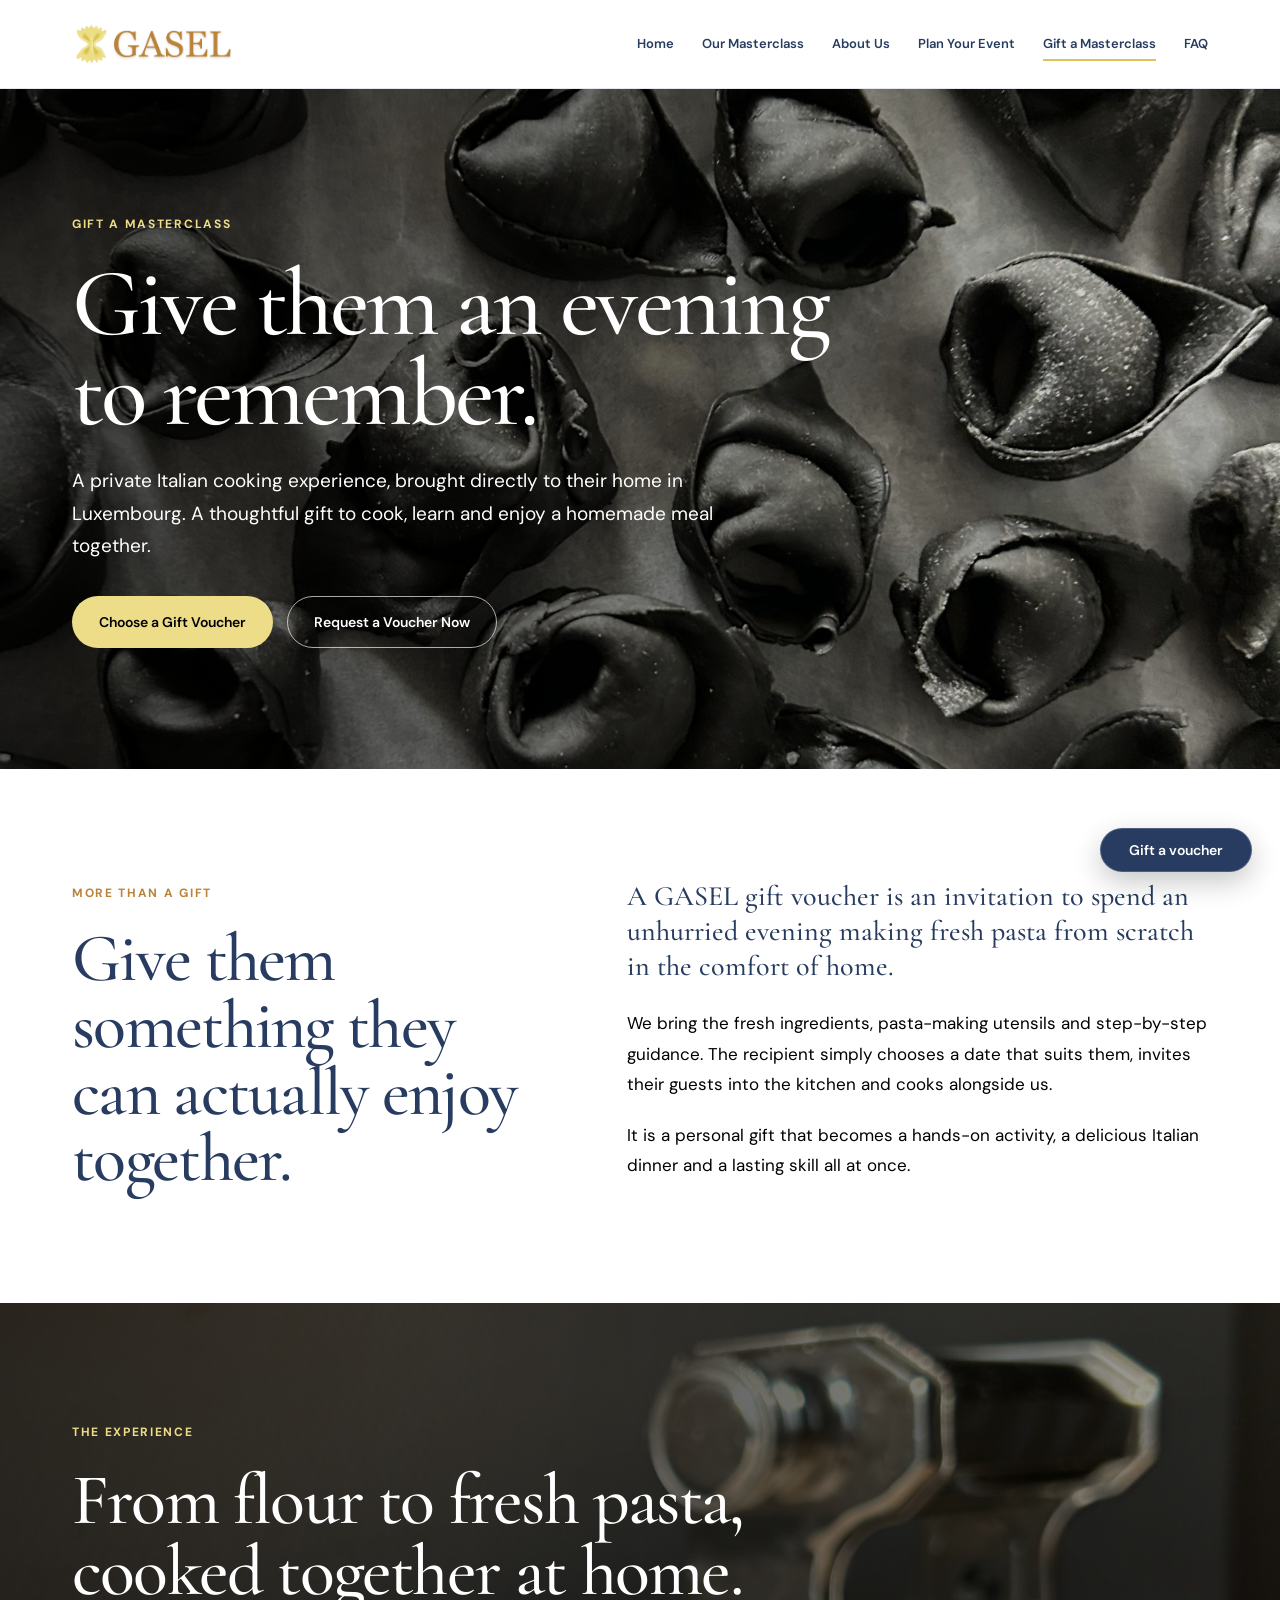
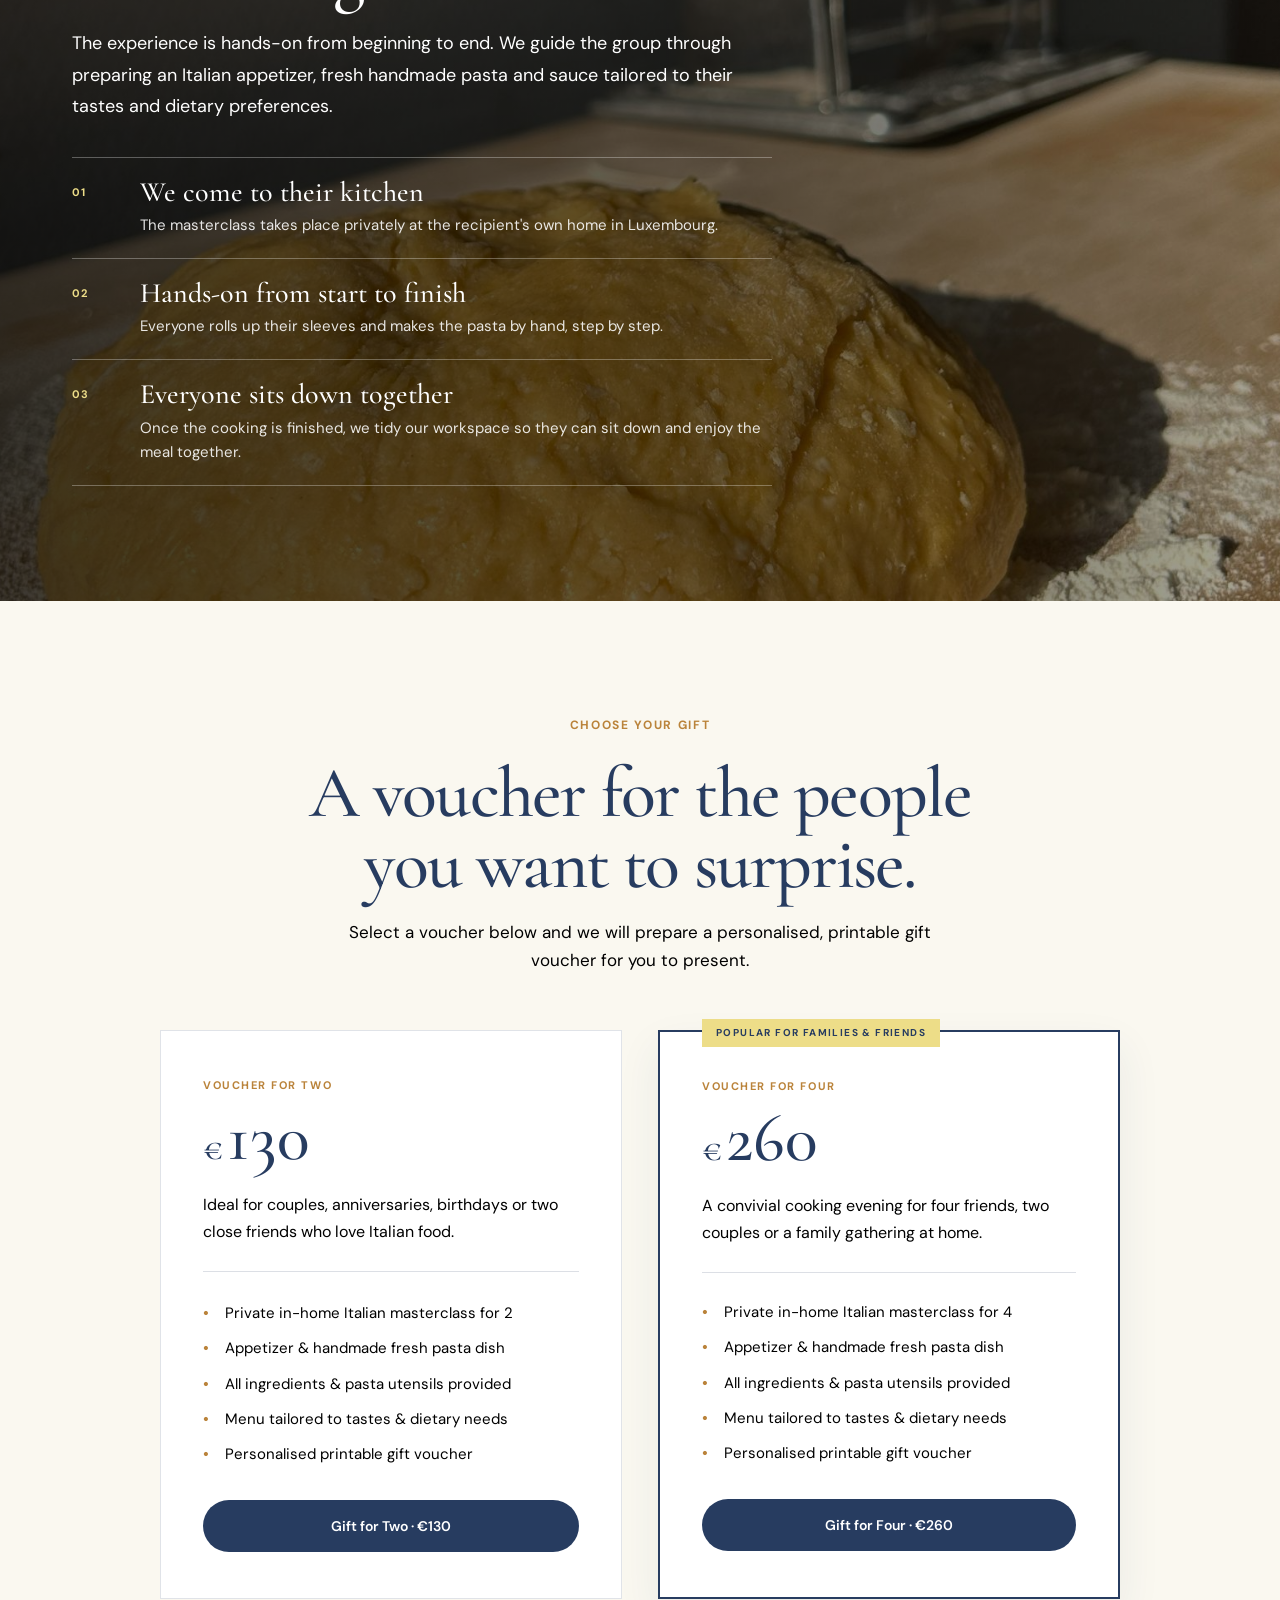
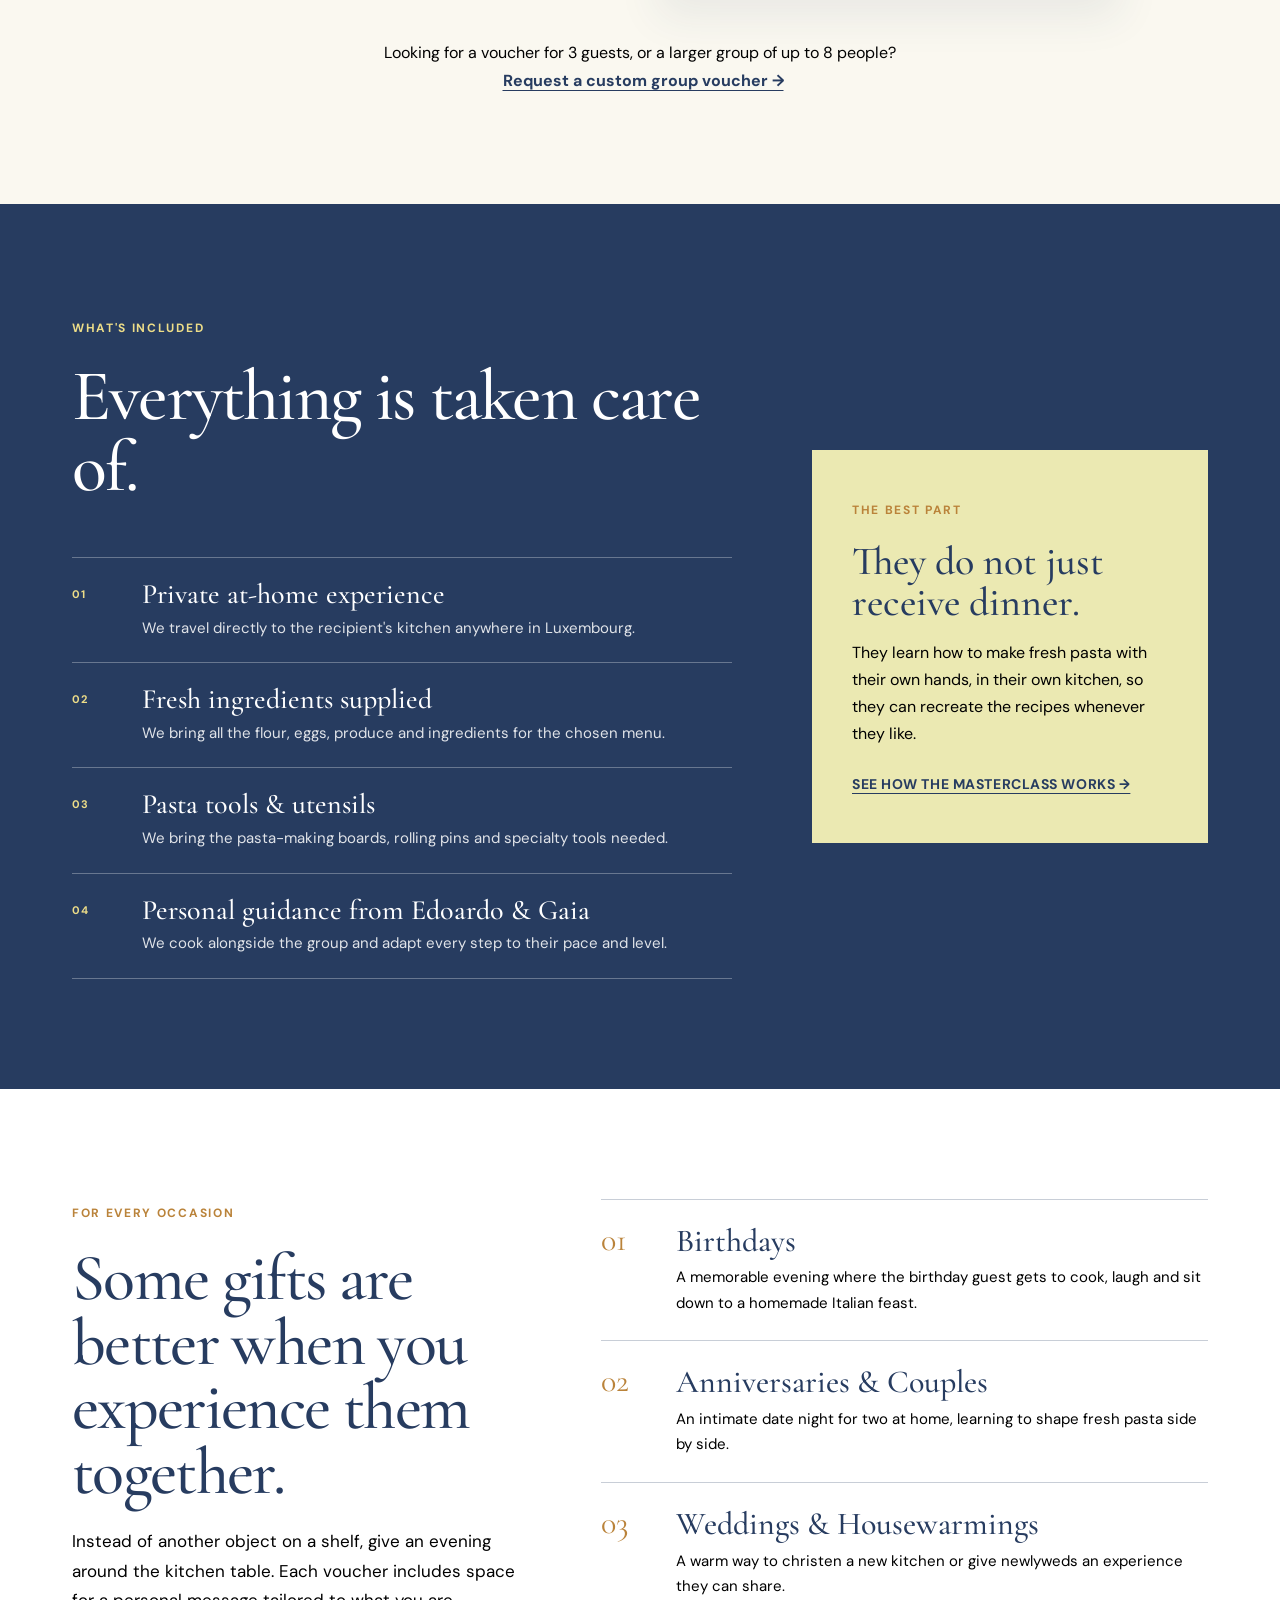
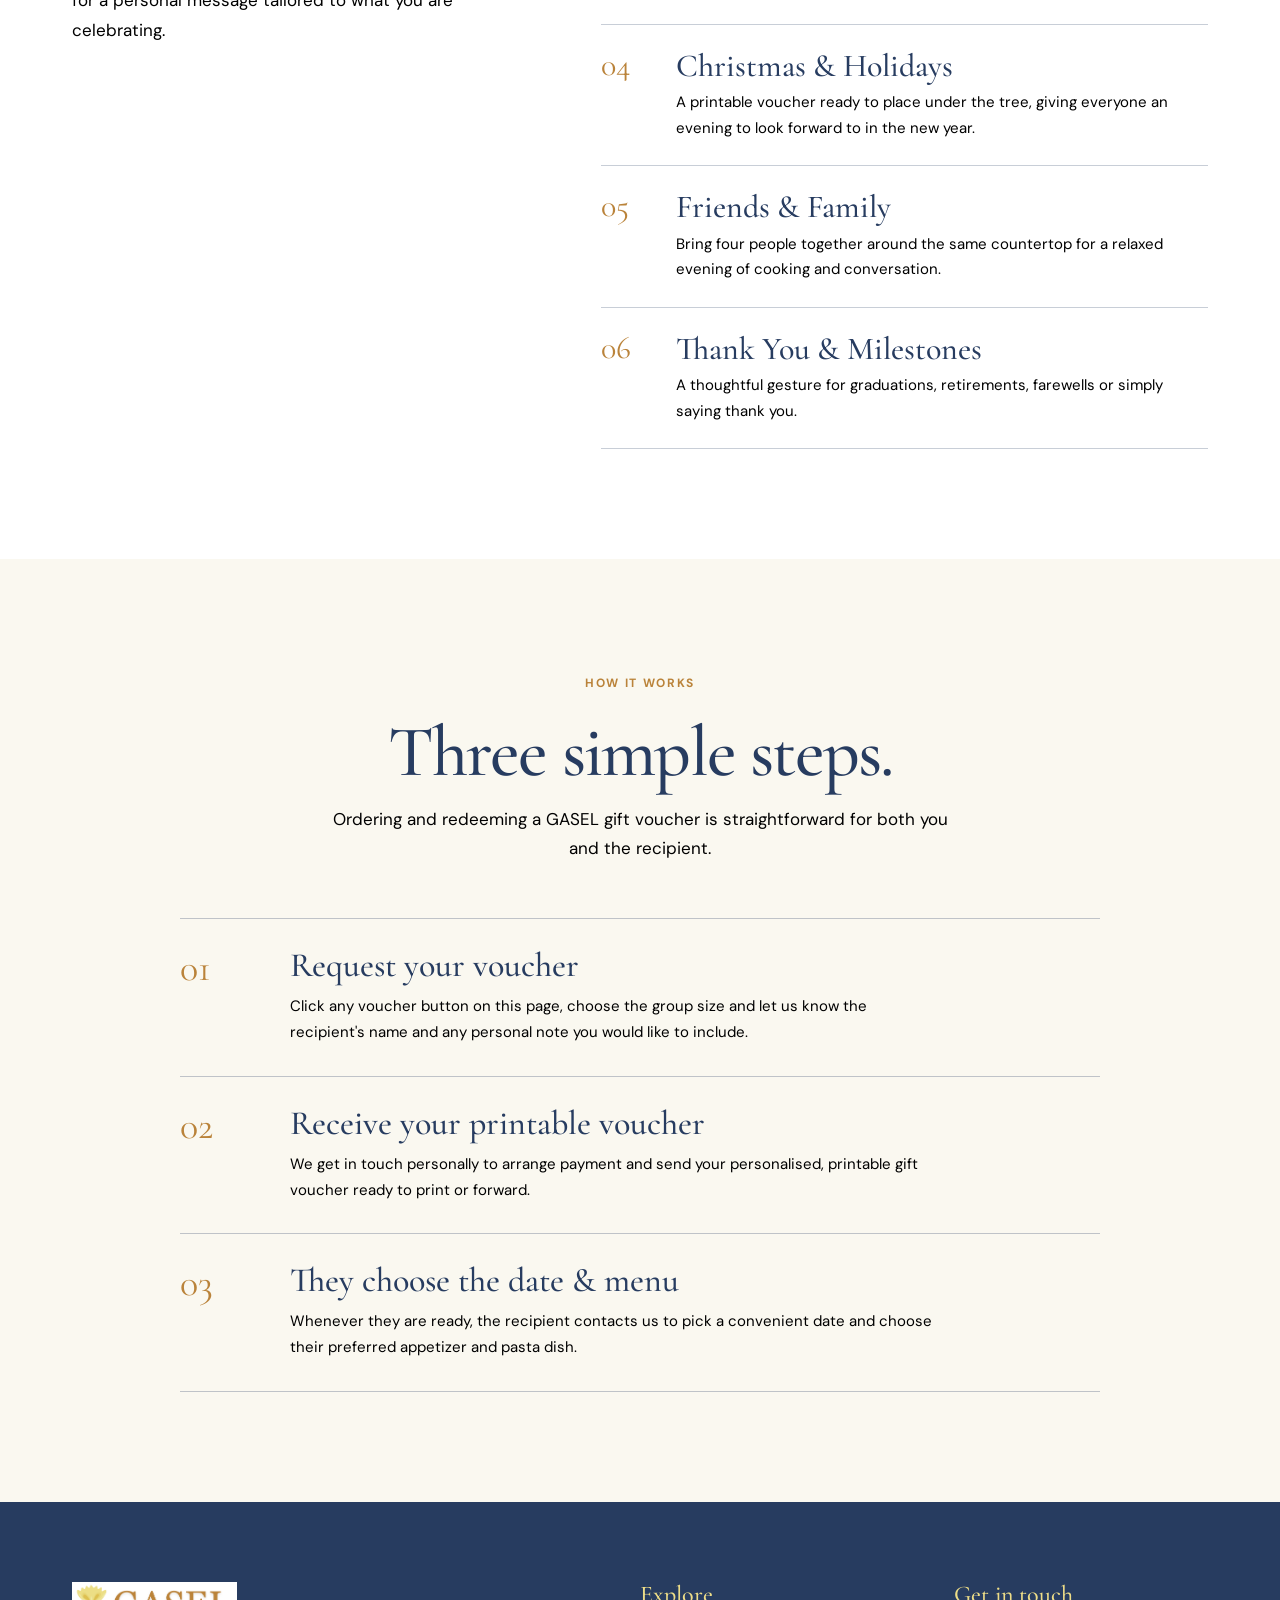
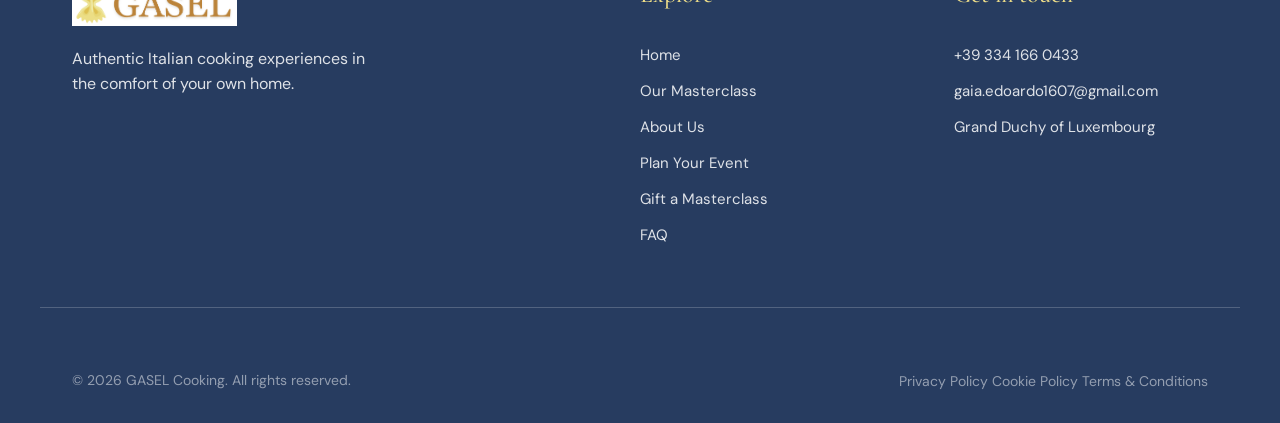
<file: gift-vouchers/index.html>
<!DOCTYPE html>
<html lang="en">
<head>

    <script type="text/javascript" src="https://embeds.iubenda.com/widgets/ab9626bf-a6f0-4510-ab32-9089aed7a8fb.js"></script>
    <!-- Google tag (gtag.js) -->
    <script async src="https://www.googletagmanager.com/gtag/js?id=G-HVPWQK4M2Z"></script>
    <script>
      window.dataLayer = window.dataLayer || [];
      function gtag(){dataLayer.push(arguments);}
      gtag('js', new Date());
    
      gtag('config', 'G-HVPWQK4M2Z');
    </script>
    <meta charset="UTF-8">

    <meta
        name="viewport"
        content="width=device-width, initial-scale=1.0"
    >

    <title>Gift Vouchers | GASEL Cooking</title>

    <meta
        name="description"
        content="Give the gift of an Italian cooking experience at home. GASEL Cooking gift vouchers are perfect for birthdays, anniversaries, couples, friends and special occasions in Luxembourg."
    >

    <link rel="icon" type="image/png" href="../favicon.png">

    <!-- Google Fonts -->
    <link rel="preconnect" href="https://fonts.googleapis.com">
    <link rel="preconnect" href="https://fonts.gstatic.com" crossorigin>

    <link
        href="https://fonts.googleapis.com/css2?family=Cormorant+Garamond:wght@400;500;600;700&family=DM+Sans:wght@400;500;600;700&display=swap"
        rel="stylesheet"
    >

    <!-- CSS -->
    <link rel="stylesheet" href="../assets/css/global.css">
    <link rel="stylesheet" href="../assets/css/components.css">
    <link rel="stylesheet" href="../assets/css/gift.css">
</head>

<body>

    <!-- =========================================================
         HEADER
         ========================================================= -->

    <header class="site-header">

        <div class="container header-inner">

            <a
                href="../"
                class="site-logo"
                aria-label="GASEL Cooking home"
            >
                <img
                    src="../assets/images/logo/gasel-logo.png"
                    width="1500"
                    height="400"
                    alt="GASEL Cooking"
                >
            </a>

            <!-- Desktop navigation -->
            <nav
                class="desktop-nav main-nav"
                aria-label="Main navigation"
            >
                <a href="../" class="nav-link">
                    Home
                </a>

                <a href="../masterclass/" class="nav-link">
                    Our Masterclass
                </a>

                <a href="../about/" class="nav-link">
                    About Us
                </a>

                <a href="../events/" class="nav-link">
                    Plan Your Event
                </a>

                <a href="./" class="nav-link active">
                    Gift a Masterclass
                </a>

                <a href="../faq/" class="nav-link">
                    FAQ
                </a>
            </nav>

            <!-- Mobile menu button -->
            <button
                class="menu-toggle"
                type="button"
                aria-label="Open menu"
                aria-expanded="false"
                aria-controls="mobile-menu"
            >
                <span></span>
                <span></span>
                <span></span>
            </button>

        </div>

        <!-- Mobile navigation -->
        <div
            class="mobile-menu"
            id="mobile-menu"
            aria-label="Mobile navigation"
        >
            <a href="../" class="mobile-nav-link">
                Home
            </a>

            <a href="../masterclass/" class="mobile-nav-link">
                Our Masterclass
            </a>

            <a href="../about/" class="mobile-nav-link">
                About Us
            </a>

            <a href="../events/" class="mobile-nav-link">
                Plan Your Event
            </a>

            <a href="./" class="mobile-nav-link active">
                Gift a Masterclass
            </a>

            <a href="../faq/" class="mobile-nav-link">
                FAQ
            </a>
        </div>

    </header>


    <main>

        <!-- =====================================================
             HERO
             ===================================================== -->

        <section class="gift-hero">

            <div class="gift-hero-background"></div>
            <div class="gift-hero-overlay"></div>

            <div class="container">

                <div class="gift-hero-content">

                    <p class="eyebrow">
                        GIFT A MASTERCLASS
                    </p>

                    <h1>
                        Give them an evening to remember.
                    </h1>

                    <p class="hero-description">
                        A private Italian cooking experience, brought directly
                        to their home in Luxembourg. A thoughtful gift to cook,
                        learn and enjoy a homemade meal together.
                    </p>

                    <div class="hero-actions">

                        <a
                            href="#gift-options"
                            class="btn btn-primary"
                        >
                            Choose a Gift Voucher
                        </a>

                        <button
                            type="button"
                            class="btn btn-secondary gift-hero-secondary"
                            data-gift-modal-open
                        >
                            Request a Voucher Now
                        </button>

                    </div>

                </div>

            </div>

        </section>


        <!-- =====================================================
             INTRO
             ===================================================== -->

        <section class="gift-intro section">

            <div class="container">

                <div class="gift-intro-grid">

                    <div class="gift-intro-heading">

                        <p class="eyebrow">
                            MORE THAN A GIFT
                        </p>

                        <h2>
                            Give them something they can actually enjoy together.
                        </h2>

                    </div>


                    <div class="gift-intro-text">

                        <p class="lead">
                            A GASEL gift voucher is an invitation to spend an
                            unhurried evening making fresh pasta from scratch
                            in the comfort of home.
                        </p>

                        <p>
                            We bring the fresh ingredients, pasta-making utensils
                            and step-by-step guidance. The recipient simply
                            chooses a date that suits them, invites their guests
                            into the kitchen and cooks alongside us.
                        </p>

                        <p>
                            It is a personal gift that becomes a hands-on
                            activity, a delicious Italian dinner and a lasting
                            skill all at once.
                        </p>

                    </div>

                </div>

            </div>

        </section>


        <!-- =====================================================
             EXPERIENCE (BACKGROUND IMAGE BANNER)
             ===================================================== -->

        <section class="gift-experience">

            <div class="gift-experience-background"></div>
            <div class="gift-experience-overlay"></div>

            <div class="container">

                <div class="gift-experience-content">

                    <p class="eyebrow">
                        THE EXPERIENCE
                    </p>

                    <h2>
                        From flour to fresh pasta, cooked together at home.
                    </h2>

                    <p>
                        The experience is hands-on from beginning to end.
                        We guide the group through preparing an Italian
                        appetizer, fresh handmade pasta and sauce tailored
                        to their tastes and dietary preferences.
                    </p>

                    <div class="gift-experience-points">

                        <div class="gift-experience-point">
                            <span class="point-number">01</span>
                            <div>
                                <h3>We come to their kitchen</h3>
                                <p>
                                    The masterclass takes place privately at
                                    the recipient's own home in Luxembourg.
                                </p>
                            </div>
                        </div>

                        <div class="gift-experience-point">
                            <span class="point-number">02</span>
                            <div>
                                <h3>Hands-on from start to finish</h3>
                                <p>
                                    Everyone rolls up their sleeves and makes
                                    the pasta by hand, step by step.
                                </p>
                            </div>
                        </div>

                        <div class="gift-experience-point">
                            <span class="point-number">03</span>
                            <div>
                                <h3>Everyone sits down together</h3>
                                <p>
                                    Once the cooking is finished, we tidy our
                                    workspace so they can sit down and enjoy
                                    the meal together.
                                </p>
                            </div>
                        </div>

                    </div>

                </div>

            </div>

        </section>


        <!-- =====================================================
             GIFT OPTIONS (PRICING CARDS)
             ===================================================== -->

        <section
            class="gift-options section"
            id="gift-options"
        >

            <div class="container">

                <div class="section-heading centered">

                    <p class="eyebrow">
                        CHOOSE YOUR GIFT
                    </p>

                    <h2>
                        A voucher for the people you want to surprise.
                    </h2>

                    <p>
                        Select a voucher below and we will prepare a personalised,
                        printable gift voucher for you to present.
                    </p>

                </div>


                <div class="gift-options-grid">

                    <!-- Two people -->
                    <article class="gift-card">

                        <div class="gift-card-top">

                            <p class="gift-card-label">
                                VOUCHER FOR TWO
                            </p>

                            <div class="gift-card-price">
                                <span class="price-symbol">€</span>
                                <span class="price-value">130</span>
                            </div>

                            <p class="gift-card-description">
                                Ideal for couples, anniversaries, birthdays or
                                two close friends who love Italian food.
                            </p>

                        </div>

                        <div class="gift-card-bottom">

                            <ul>
                                <li>Private in-home Italian masterclass for 2</li>
                                <li>Appetizer & handmade fresh pasta dish</li>
                                <li>All ingredients & pasta utensils provided</li>
                                <li>Menu tailored to tastes & dietary needs</li>
                                <li>Personalised printable gift voucher</li>
                            </ul>

                            <button
                                type="button"
                                class="btn btn-primary btn-full"
                                data-gift-modal-open
                                data-voucher-select="Voucher for Two (€130)"
                            >
                                Gift for Two · €130
                            </button>

                        </div>

                    </article>


                    <!-- Four people -->
                    <article class="gift-card gift-card-featured">

                        <div class="gift-card-badge">
                            POPULAR FOR FAMILIES & FRIENDS
                        </div>

                        <div class="gift-card-top">

                            <p class="gift-card-label">
                                VOUCHER FOR FOUR
                            </p>

                            <div class="gift-card-price">
                                <span class="price-symbol">€</span>
                                <span class="price-value">260</span>
                            </div>

                            <p class="gift-card-description">
                                A convivial cooking evening for four friends,
                                two couples or a family gathering at home.
                            </p>

                        </div>

                        <div class="gift-card-bottom">

                            <ul>
                                <li>Private in-home Italian masterclass for 4</li>
                                <li>Appetizer & handmade fresh pasta dish</li>
                                <li>All ingredients & pasta utensils provided</li>
                                <li>Menu tailored to tastes & dietary needs</li>
                                <li>Personalised printable gift voucher</li>
                            </ul>

                            <button
                                type="button"
                                class="btn btn-primary btn-full"
                                data-gift-modal-open
                                data-voucher-select="Voucher for Four (€260)"
                            >
                                Gift for Four · €260
                            </button>

                        </div>

                    </article>

                </div>


                <div class="gift-options-note">
                    <p>
                        Looking for a voucher for 3 guests, or a larger group of
                        up to 8 people?
                        <button
                            type="button"
                            class="inline-modal-link"
                            data-gift-modal-open
                            data-voucher-select="Custom Group Size"
                        >
                            Request a custom group voucher →
                        </button>
                    </p>
                </div>

            </div>

        </section>


        <!-- =====================================================
             WHAT IS INCLUDED (DEEP NAVY SECTION)
             ===================================================== -->

        <section class="gift-included section">

            <div class="container">

                <div class="gift-included-grid">

                    <div class="gift-included-left">

                        <div class="section-heading">
                            <p class="eyebrow">
                                WHAT'S INCLUDED
                            </p>
                            <h2>
                                Everything is taken care of.
                            </h2>
                        </div>

                        <div class="gift-included-list">

                            <div class="gift-included-item">
                                <span class="included-number">01</span>
                                <div>
                                    <h3>Private at-home experience</h3>
                                    <p>
                                        We travel directly to the recipient's
                                        kitchen anywhere in Luxembourg.
                                    </p>
                                </div>
                            </div>

                            <div class="gift-included-item">
                                <span class="included-number">02</span>
                                <div>
                                    <h3>Fresh ingredients supplied</h3>
                                    <p>
                                        We bring all the flour, eggs, produce
                                        and ingredients for the chosen menu.
                                    </p>
                                </div>
                            </div>

                            <div class="gift-included-item">
                                <span class="included-number">03</span>
                                <div>
                                    <h3>Pasta tools & utensils</h3>
                                    <p>
                                        We bring the pasta-making boards,
                                        rolling pins and specialty tools needed.
                                    </p>
                                </div>
                            </div>

                            <div class="gift-included-item">
                                <span class="included-number">04</span>
                                <div>
                                    <h3>Personal guidance from Edoardo & Gaia</h3>
                                    <p>
                                        We cook alongside the group and adapt
                                        every step to their pace and level.
                                    </p>
                                </div>
                            </div>

                        </div>

                    </div>


                    <div class="gift-included-note">

                        <div class="gift-note-inner">

                            <p class="eyebrow">
                                THE BEST PART
                            </p>

                            <h3>
                                They do not just receive dinner.
                            </h3>

                            <p>
                                They learn how to make fresh pasta with their
                                own hands, in their own kitchen, so they can
                                recreate the recipes whenever they like.
                            </p>

                            <a
                                href="../masterclass/"
                                class="text-link"
                            >
                                See how the Masterclass works →
                            </a>

                        </div>

                    </div>

                </div>

            </div>

        </section>


        <!-- =====================================================
             FOR EVERY OCCASION (EDITORIAL LEDGER — NO BOXY GRID)
             ===================================================== -->

        <section class="gift-occasions section">

            <div class="container">

                <div class="gift-occasions-layout">

                    <div class="gift-occasions-intro">

                        <p class="eyebrow">
                            FOR EVERY OCCASION
                        </p>

                        <h2>
                            Some gifts are better when you experience them together.
                        </h2>

                        <p>
                            Instead of another object on a shelf, give an
                            evening around the kitchen table. Each voucher
                            includes space for a personal message tailored to
                            what you are celebrating.
                        </p>

                    </div>


                    <div class="gift-occasions-ledger">

                        <div class="occasion-row">
                            <span class="occasion-row-num">01</span>
                            <div class="occasion-row-body">
                                <h3>Birthdays</h3>
                                <p>
                                    A memorable evening where the birthday guest
                                    gets to cook, laugh and sit down to a homemade
                                    Italian feast.
                                </p>
                            </div>
                        </div>

                        <div class="occasion-row">
                            <span class="occasion-row-num">02</span>
                            <div class="occasion-row-body">
                                <h3>Anniversaries & Couples</h3>
                                <p>
                                    An intimate date night for two at home,
                                    learning to shape fresh pasta side by side.
                                </p>
                            </div>
                        </div>

                        <div class="occasion-row">
                            <span class="occasion-row-num">03</span>
                            <div class="occasion-row-body">
                                <h3>Weddings & Housewarmings</h3>
                                <p>
                                    A warm way to christen a new kitchen or
                                    give newlyweds an experience they can share.
                                </p>
                            </div>
                        </div>

                        <div class="occasion-row">
                            <span class="occasion-row-num">04</span>
                            <div class="occasion-row-body">
                                <h3>Christmas & Holidays</h3>
                                <p>
                                    A printable voucher ready to place under the
                                    tree, giving everyone an evening to look
                                    forward to in the new year.
                                </p>
                            </div>
                        </div>

                        <div class="occasion-row">
                            <span class="occasion-row-num">05</span>
                            <div class="occasion-row-body">
                                <h3>Friends & Family</h3>
                                <p>
                                    Bring four people together around the same
                                    countertop for a relaxed evening of cooking
                                    and conversation.
                                </p>
                            </div>
                        </div>

                        <div class="occasion-row">
                            <span class="occasion-row-num">06</span>
                            <div class="occasion-row-body">
                                <h3>Thank You & Milestones</h3>
                                <p>
                                    A thoughtful gesture for graduations,
                                    retirements, farewells or simply saying thank you.
                                </p>
                            </div>
                        </div>

                    </div>

                </div>

            </div>

        </section>


        <!-- =====================================================
             HOW IT WORKS
             ===================================================== -->

        <section class="gift-how section">

            <div class="container">

                <div class="section-heading centered">

                    <p class="eyebrow">
                        HOW IT WORKS
                    </p>

                    <h2>
                        Three simple steps.
                    </h2>

                    <p>
                        Ordering and redeeming a GASEL gift voucher is
                        straightforward for both you and the recipient.
                    </p>

                </div>


                <div class="gift-steps">

                    <div class="gift-step">
                        <div class="gift-step-number">01</div>
                        <div class="gift-step-content">
                            <h3>Request your voucher</h3>
                            <p>
                                Click any voucher button on this page, choose
                                the group size and let us know the recipient's
                                name and any personal note you would like to include.
                            </p>
                        </div>
                    </div>

                    <div class="gift-step">
                        <div class="gift-step-number">02</div>
                        <div class="gift-step-content">
                            <h3>Receive your printable voucher</h3>
                            <p>
                                We get in touch personally to arrange payment
                                and send your personalised, printable gift
                                voucher ready to print or forward.
                            </p>
                        </div>
                    </div>

                    <div class="gift-step">
                        <div class="gift-step-number">03</div>
                        <div class="gift-step-content">
                            <h3>They choose the date & menu</h3>
                            <p>
                                Whenever they are ready, the recipient contacts
                                us to pick a convenient date and choose their
                                preferred appetizer and pasta dish.
                            </p>
                        </div>
                    </div>

                </div>

            </div>

        </section>


    <!-- =========================================================
         FOOTER
         ========================================================= -->

    <footer class="site-footer">

        <div class="container footer-grid">

            <div class="footer-brand">

                <a
                    href="../"
                    class="site-logo"
                    aria-label="GASEL Cooking home"
                >
                    <img
                        src="../assets/images/logo/gasel-logo.png"
                        width="1500"
                        height="400"
                        alt="GASEL Cooking"
                    >
                </a>

                <p>
                    Authentic Italian cooking experiences in the comfort of your own home.
                </p>

            </div>


            <div class="footer-links">

                <h3>
                    Explore
                </h3>

                <a href="../">
                    Home
                </a>

                <a href="../masterclass/">
                    Our Masterclass
                </a>

                <a href="../about/">
                    About Us
                </a>

                <a href="../events/">
                    Plan Your Event
                </a>

                <a href="./">
                    Gift a Masterclass
                </a>

                <a href="../faq/">
                    FAQ
                </a>

            </div>


            <div class="footer-contact">

                <h3>
                    Get in touch
                </h3>

                <a href="tel:+393341660433">
                    +39 334 166 0433
                </a>

                <a href="mailto:gaia.edoardo1607@gmail.com">
                    gaia.edoardo1607@gmail.com
                </a>

                <p>
                    Grand Duchy of Luxembourg
                </p>

            </div>

        </div>

        <div class="container footer-bottom">
        
            <p>
                © 2026 GASEL Cooking. All rights reserved.
            </p>
        
            <div class="footer-bottom-links">
        
                <a
                    href="https://www.iubenda.com/privacy-policy/24504412"
                    class="iubenda-white iubenda-noiframe iubenda-embed"
                    title="Privacy Policy"
                >
                    Privacy Policy
                </a>
        
                <a
                    href="https://www.iubenda.com/privacy-policy/24504412/cookie-policy"
                    class="iubenda-white iubenda-noiframe iubenda-embed"
                    title="Cookie Policy"
                >
                    Cookie Policy
                </a>
        
                <a href="../terms/">
                    Terms & Conditions
                </a>
        
            </div>
        
        </div>

    </footer>


    <!-- =========================================================
         CUSTOM FLOATING VOUCHER BUTTON
         ========================================================= -->

    <button
        type="button"
        class="floating-book-btn"
        data-gift-modal-open
    >
        Gift a voucher
    </button>


    <!-- =========================================================
         FORMSPREE GIFT VOUCHER POPUP MODAL
         ========================================================= -->

    <div
        class="gift-modal-overlay"
        id="gift-modal"
        aria-hidden="true"
    >
        <div
            class="gift-modal-dialog"
            role="dialog"
            aria-modal="true"
            aria-labelledby="gift-modal-title"
        >

            <button
                type="button"
                class="gift-modal-close"
                data-gift-modal-close
                aria-label="Close form"
            >
                &times;
            </button>

            <div class="gift-modal-header">
                <p class="eyebrow">GIFT A MASTERCLASS</p>
                <h2 id="gift-modal-title">Request your gift voucher.</h2>
                <p>
                    Select your voucher option below and share the details for
                    personalisation. We will reply by email with payment details
                    and your printable voucher.
                </p>
            </div>

            <!-- Replace YOUR_FORMSPREE_ID with your Formspree ID (you can use the same ID as Events or a separate one) -->
            <form
                id="gift-voucher-form"
                class="gift-form"
                action="https://formspree.io/f/xjyypdwb"
                method="POST"
            >
                <input
                    type="hidden"
                    name="_subject"
                    value="New Gift Voucher Request — GASEL Cooking"
                >
                <input
                    type="hidden"
                    name="form_type"
                    value="Gift Voucher Request"
                >

                <div class="gift-form-grid">

                    <div class="form-group">
                        <label for="gift-voucher-option">Voucher option *</label>
                        <select id="gift-voucher-option" name="voucher_option" required>
                            <option value="" disabled selected>Choose a voucher</option>
                            <option value="Voucher for Two (€130)">Voucher for Two (€130)</option>
                            <option value="Voucher for Four (€260)">Voucher for Four (€260)</option>
                            <option value="Custom Group Size">Custom Group Size (3 or 5–8 people)</option>
                        </select>
                    </div>

                    <div class="form-group">
                        <label for="gift-occasion">Occasion *</label>
                        <select id="gift-occasion" name="occasion" required>
                            <option value="" disabled selected>Select an occasion</option>
                            <option value="Birthday">Birthday</option>
                            <option value="Anniversary / Couple">Anniversary / Couple</option>
                            <option value="Christmas / Holidays">Christmas / Holidays</option>
                            <option value="Wedding / Housewarming">Wedding / Housewarming</option>
                            <option value="Friends & Family">Friends & Family</option>
                            <option value="Other">Other</option>
                        </select>
                    </div>

                    <div class="form-group">
                        <label for="gift-buyer-name">Your full name *</label>
                        <input
                            type="text"
                            id="gift-buyer-name"
                            name="buyer_name"
                            required
                            placeholder="Your name"
                        >
                    </div>

                    <div class="form-group">
                        <label for="gift-buyer-email">Your email address *</label>
                        <input
                            type="email"
                            id="gift-buyer-email"
                            name="email"
                            required
                            placeholder="you@example.com"
                        >
                    </div>

                    <div class="form-group">
                        <label for="gift-buyer-phone">Your phone number *</label>
                        <input
                            type="tel"
                            id="gift-buyer-phone"
                            name="phone"
                            required
                            placeholder="+352 ..."
                        >
                    </div>

                    <div class="form-group">
                        <label for="gift-recipient-name">Recipient name(s) for the voucher *</label>
                        <input
                            type="text"
                            id="gift-recipient-name"
                            name="recipient_names"
                            required
                            placeholder="e.g. Marie & Thomas"
                        >
                    </div>

                </div>

                <div class="form-group">
                    <label for="gift-message">Personal message or additional notes (optional)</label>
                    <textarea
                        id="gift-message"
                        name="personal_message"
                        rows="3"
                        placeholder="If you would like a short personal message printed on the voucher (or if you are requesting a custom group size), write it here."
                    ></textarea>
                </div>

                <div
                    id="gift-form-status"
                    class="gift-form-status"
                    aria-live="polite"
                ></div>

                <button
                    type="submit"
                    class="btn btn-primary btn-full"
                    id="gift-form-submit"
                >
                    Send Voucher Request
                </button>

            </form>

        </div>
    </div>


    <!-- =========================================================
         JAVASCRIPT
         ========================================================= -->

    <script src="../assets/js/main.js"></script>

    <script>
      (function () {
        const modal = document.getElementById("gift-modal");
        const openButtons = document.querySelectorAll("[data-gift-modal-open]");
        const closeButtons = document.querySelectorAll("[data-gift-modal-close]");
        const voucherSelect = document.getElementById("gift-voucher-option");
        const form = document.getElementById("gift-voucher-form");
        const statusEl = document.getElementById("gift-form-status");
        const submitBtn = document.getElementById("gift-form-submit");

        function openModal(e) {
          if (e) e.preventDefault();
          const preselect = this.getAttribute("data-voucher-select");
          if (preselect && voucherSelect) {
            voucherSelect.value = preselect;
          }
          modal.classList.add("is-open");
          modal.setAttribute("aria-hidden", "false");
          document.body.style.overflow = "hidden";
        }

        function closeModal() {
          modal.classList.remove("is-open");
          modal.setAttribute("aria-hidden", "true");
          document.body.style.overflow = "";
        }

        openButtons.forEach(function (btn) {
          btn.addEventListener("click", openModal);
        });

        closeButtons.forEach(function (btn) {
          btn.addEventListener("click", closeModal);
        });

        modal.addEventListener("click", function (e) {
          if (e.target === modal) {
            closeModal();
          }
        });

        document.addEventListener("keydown", function (e) {
          if (e.key === "Escape" && modal.classList.contains("is-open")) {
            closeModal();
          }
        });

        if (form) {
          form.addEventListener("submit", async function (e) {
            e.preventDefault();
            statusEl.textContent = "";
            statusEl.className = "gift-form-status";
            submitBtn.disabled = true;
            submitBtn.textContent = "Sending...";

            try {
              const response = await fetch(form.action, {
                method: form.method,
                body: new FormData(form),
                headers: { "Accept": "application/json" }
              });

              if (response.ok) {
                form.reset();
                statusEl.textContent = "Thank you! Your gift voucher request has been received. Edoardo and Gaia will email you shortly.";
                statusEl.classList.add("is-success");
                submitBtn.textContent = "Request Sent";
              } else {
                statusEl.textContent = "Something went wrong sending the form. Please email us directly at gaseltutoring@gmail.com.";
                statusEl.classList.add("is-error");
                submitBtn.disabled = false;
                submitBtn.textContent = "Send Voucher Request";
              }
            } catch (error) {
              statusEl.textContent = "Network error. Please email us directly at gaseltutoring@gmail.com.";
              statusEl.classList.add("is-error");
              submitBtn.disabled = false;
              submitBtn.textContent = "Send Voucher Request";
            }
          });
        }
      })();
    </script>

</body>
</html>
</file>
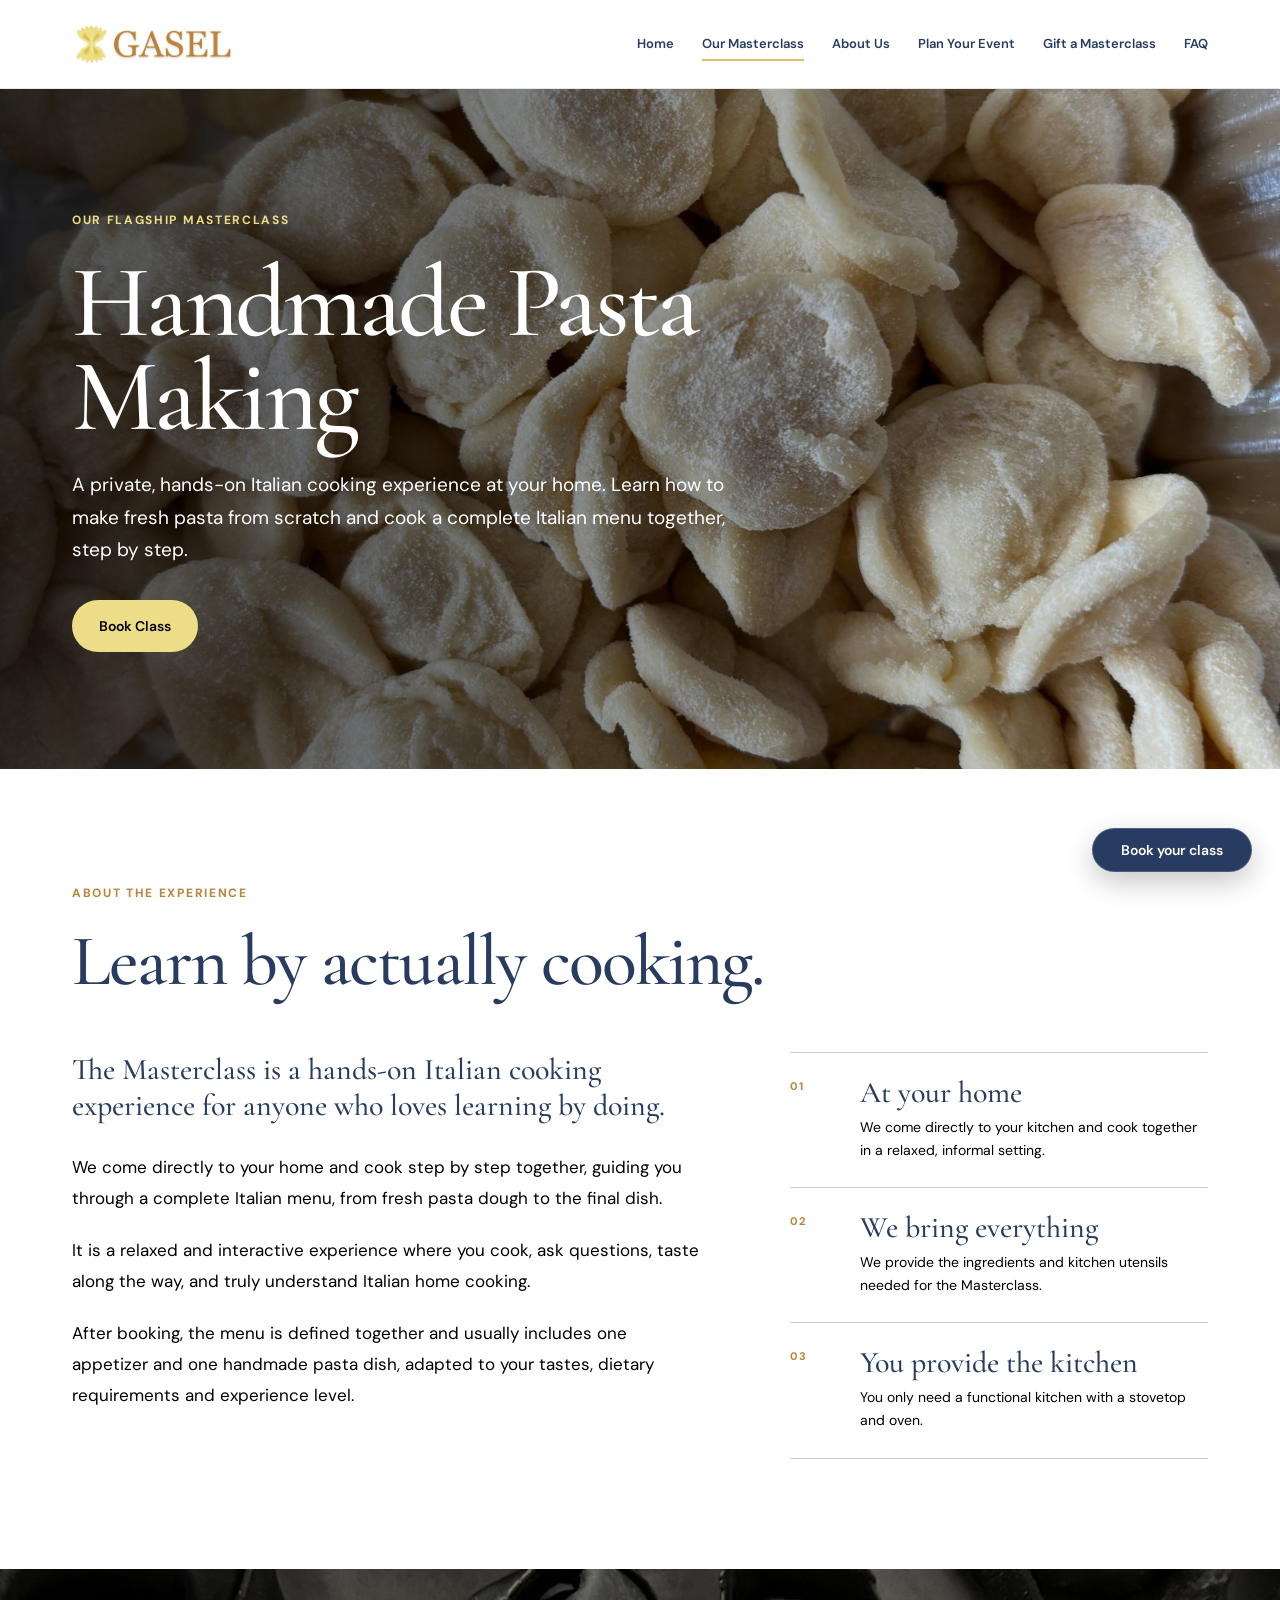
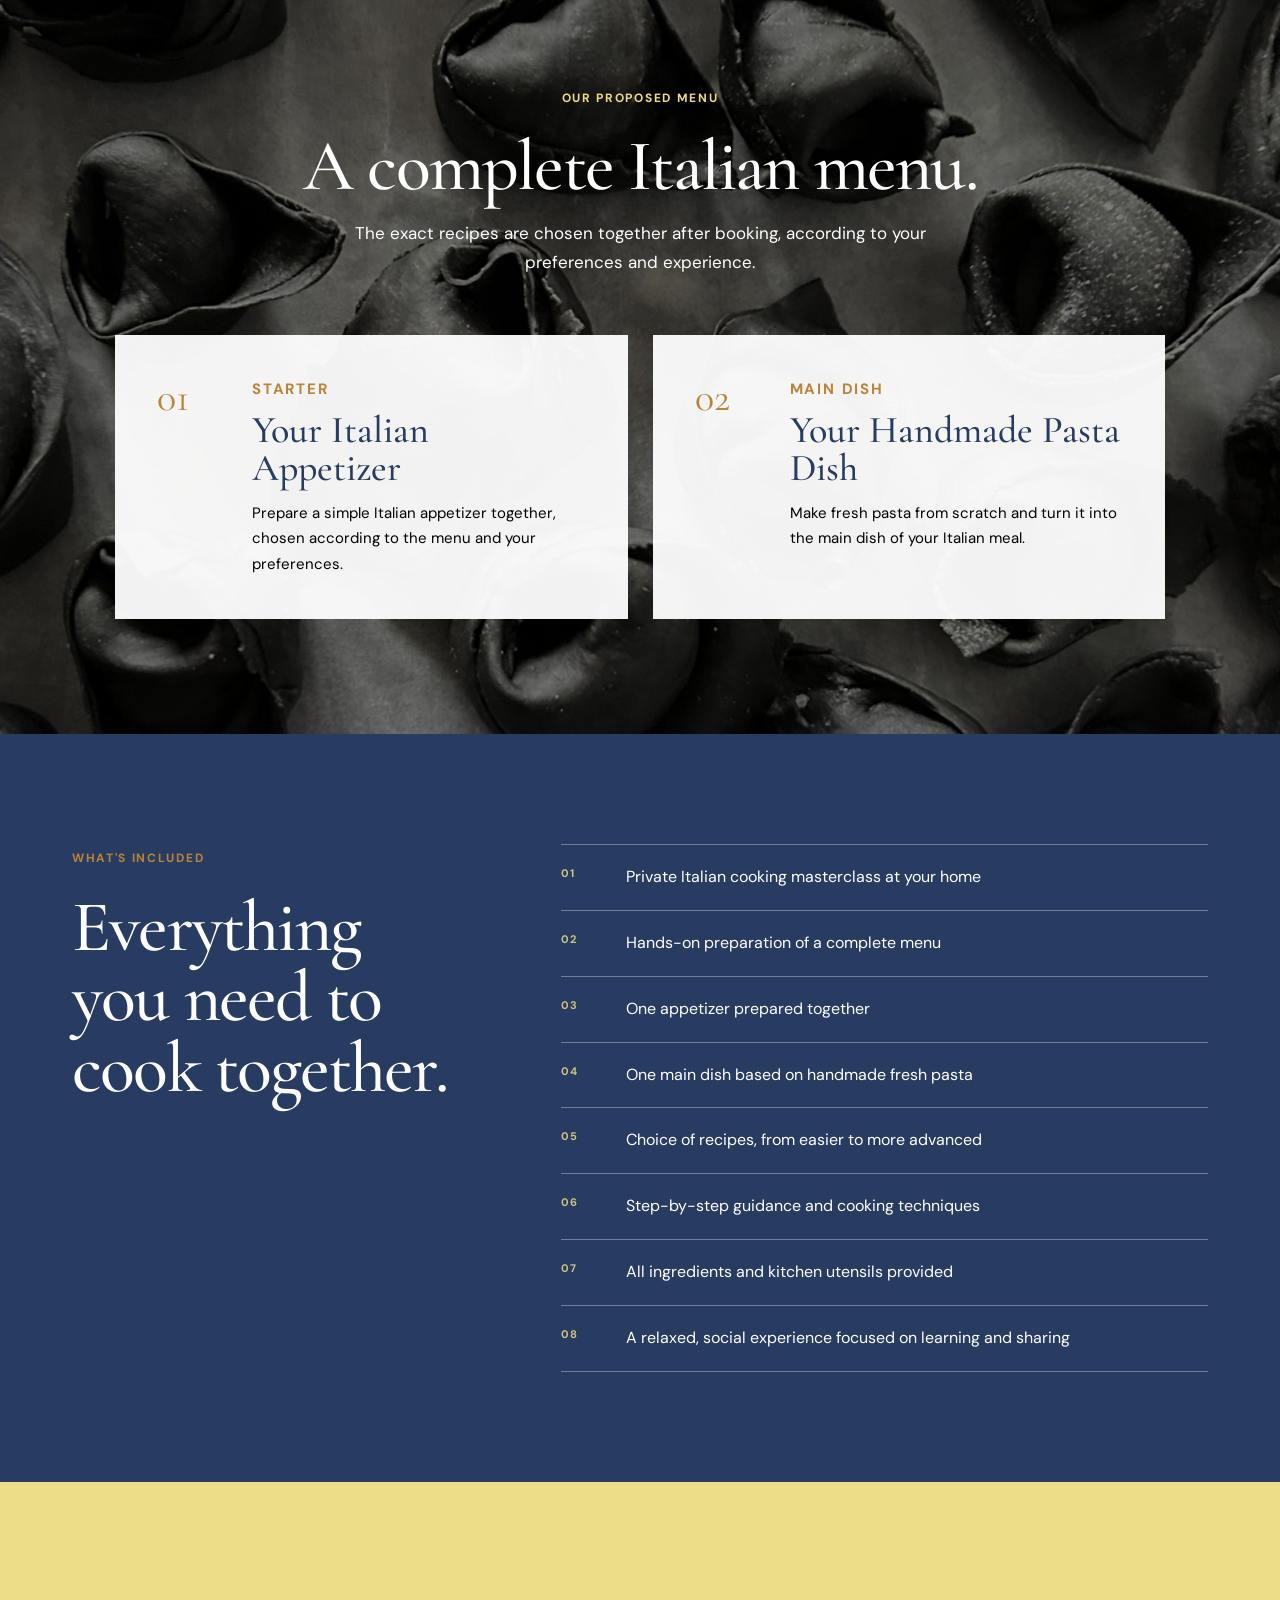
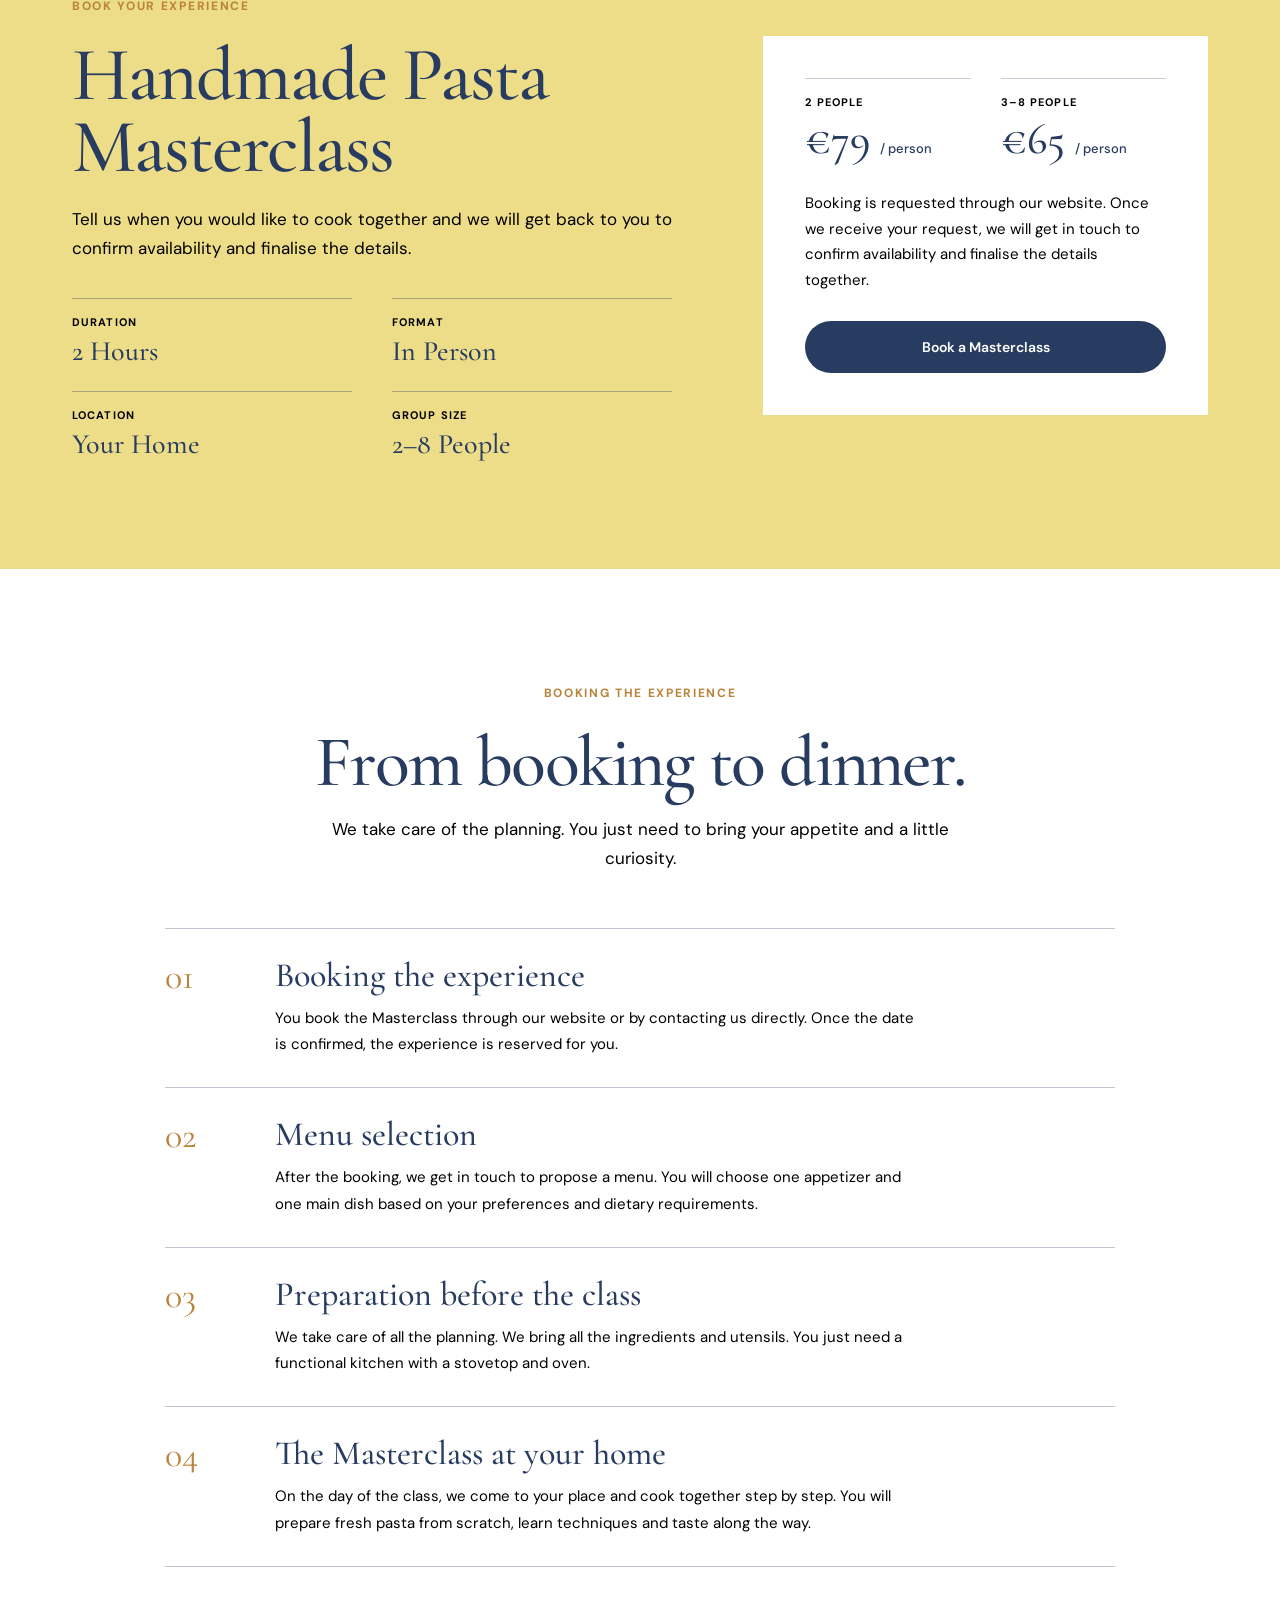
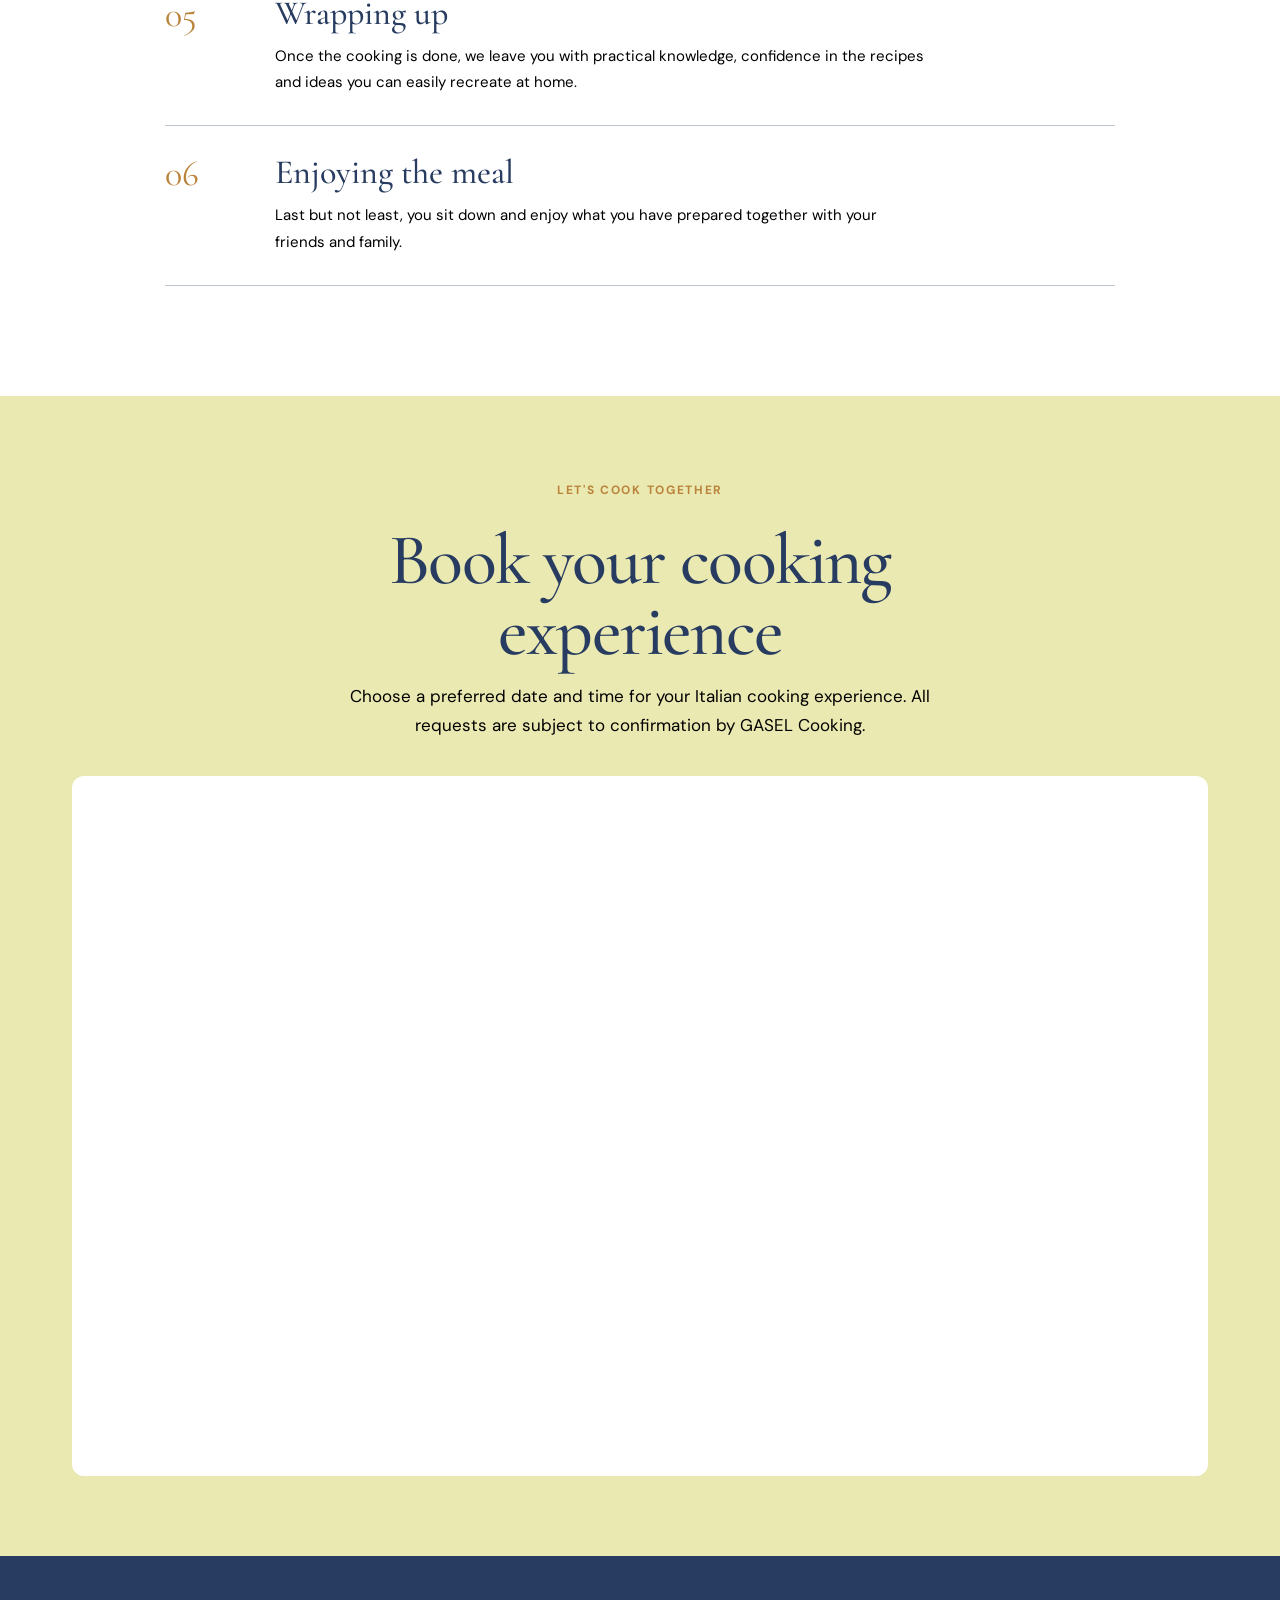
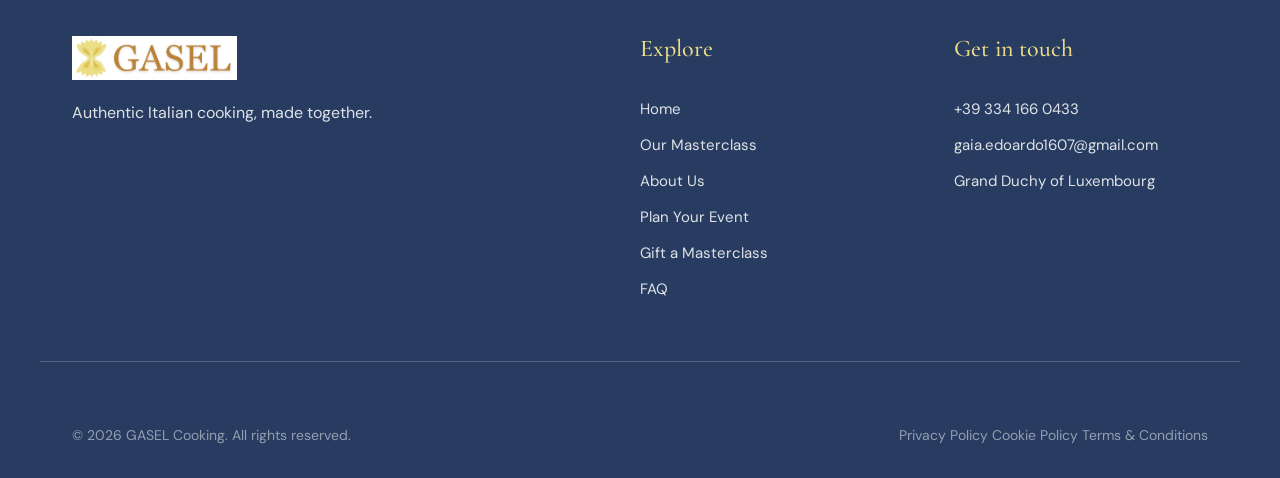
<file: masterclass/index.html>
<!DOCTYPE html>
<html lang="en">
<head>

    <script type="text/javascript" src="https://embeds.iubenda.com/widgets/ab9626bf-a6f0-4510-ab32-9089aed7a8fb.js"></script>
    <!-- Google tag (gtag.js) -->
    <script async src="https://www.googletagmanager.com/gtag/js?id=G-HVPWQK4M2Z"></script>
    <script>
      window.dataLayer = window.dataLayer || [];
      function gtag(){dataLayer.push(arguments);}
      gtag('js', new Date());
    
      gtag('config', 'G-HVPWQK4M2Z');
    </script>
    <meta charset="UTF-8">
    <meta name="viewport" content="width=device-width, initial-scale=1.0">

    <title>Handmade Pasta Masterclass | GASEL Cooking</title>

    <meta
        name="description"
        content="Join GASEL Cooking for a private, hands-on Italian pasta masterclass at your home in Luxembourg. Make fresh pasta from scratch and enjoy a complete Italian meal together."
    >

    <link rel="icon" type="image/png" href="../favicon.png">

    <!-- Fonts -->
    <link rel="preconnect" href="https://fonts.googleapis.com">
    <link rel="preconnect" href="https://fonts.gstatic.com" crossorigin>

    <link
        href="https://fonts.googleapis.com/css2?family=Cormorant+Garamond:wght@400;500;600;700&family=DM+Sans:wght@400;500;600;700&display=swap"
        rel="stylesheet"
    >

    <!-- CSS -->
    <link rel="stylesheet" href="../assets/css/global.css">
    <link rel="stylesheet" href="../assets/css/components.css">
    <link rel="stylesheet" href="../assets/css/masterclass.css">

</head>

<body>

    <!-- =========================
         HEADER
    ========================== -->

    <header class="site-header">

        <div class="container header-inner">

            <a
                href="../"
                class="site-logo"
                aria-label="GASEL Cooking home"
            >
                <img
                    src="../assets/images/logo/gasel-logo.png"
                    alt="GASEL Cooking"
                >
            </a>


            <nav
                class="desktop-nav"
                aria-label="Main navigation"
            >
                <a href="../">
                    Home
                </a>

                <a
                    href="./"
                    class="active"
                >
                    Our Masterclass
                </a>

                <a href="../about/">
                    About Us
                </a>

                <a href="../events/">
                    Plan Your Event
                </a>

                <a href="../gift-vouchers/">
                    Gift a Masterclass
                </a>

                <a href="../faq/">
                    FAQ
                </a>
            </nav>


            <button
                class="menu-toggle"
                type="button"
                aria-label="Open menu"
                aria-expanded="false"
            >
                <span></span>
                <span></span>
                <span></span>
            </button>

        </div>


        <!-- Mobile navigation -->

        <div class="mobile-menu">

            <a href="../">
                Home
            </a>

            <a
                href="./"
                class="active"
            >
                Our Masterclass
            </a>

            <a href="../about/">
                About Us
            </a>

            <a href="../events/">
                Plan Your Event
            </a>

            <a href="../gift-vouchers/">
                Gift a Masterclass
            </a>

            <a href="../faq/">
                FAQ
            </a>

        </div>

    </header>


    <main>


        <!-- =========================
             HERO
        ========================== -->

        <section class="masterclass-hero">

            <div class="masterclass-hero-background"></div>

            <div class="masterclass-hero-overlay"></div>


            <div class="container">

                <div class="masterclass-hero-content">

                    <p class="eyebrow">
                        OUR FLAGSHIP MASTERCLASS
                    </p>

                    <h1>
                        Handmade Pasta Making
                    </h1>

                    <p class="hero-description">
                        A private, hands-on Italian cooking experience at your home.
                        Learn how to make fresh pasta from scratch and cook a complete
                        Italian menu together, step by step.
                    </p>

                    <div class="hero-actions">

                        <button
                            type="button"
                            class="btn btn-primary"
                            data-booking-open
                        >
                            Book Class
                        </button>

                    </div>

                </div>

            </div>

        </section>


        <!-- =========================
             ABOUT THE EXPERIENCE
        ========================== -->

        <section class="masterclass-about section">

            <div class="container">

                <div class="section-heading">

                    <p class="eyebrow">
                        ABOUT THE EXPERIENCE
                    </p>

                    <h2>
                        Learn by actually cooking.
                    </h2>

                </div>


                <div class="masterclass-about-grid">


                    <div class="masterclass-about-text">

                        <p class="lead">
                            The Masterclass is a hands-on Italian cooking experience
                            for anyone who loves learning by doing.
                        </p>

                        <p>
                            We come directly to your home and cook step by step
                            together, guiding you through a complete Italian menu,
                            from fresh pasta dough to the final dish.
                        </p>

                        <p>
                            It is a relaxed and interactive experience where you
                            cook, ask questions, taste along the way, and truly
                            understand Italian home cooking.
                        </p>

                        <p>
                            After booking, the menu is defined together and usually
                            includes one appetizer and one handmade pasta dish,
                            adapted to your tastes, dietary requirements and
                            experience level.
                        </p>

                    </div>


                    <div class="masterclass-about-details">

                        <div class="detail-item">

                            <span>
                                01
                            </span>

                            <div>

                                <h3>
                                    At your home
                                </h3>

                                <p>
                                    We come directly to your kitchen and cook
                                    together in a relaxed, informal setting.
                                </p>

                            </div>

                        </div>


                        <div class="detail-item">

                            <span>
                                02
                            </span>

                            <div>

                                <h3>
                                    We bring everything
                                </h3>

                                <p>
                                    We provide the ingredients and kitchen
                                    utensils needed for the Masterclass.
                                </p>

                            </div>

                        </div>


                        <div class="detail-item">

                            <span>
                                03
                            </span>

                            <div>

                                <h3>
                                    You provide the kitchen
                                </h3>

                                <p>
                                    You only need a functional kitchen with
                                    a stovetop and oven.
                                </p>

                            </div>

                        </div>

                    </div>

                </div>

            </div>

        </section>


        <!-- =========================
             PROPOSED MENU
        ========================== -->

        <section class="masterclass-menu section">

            <div class="masterclass-menu-background"></div>

            <div class="masterclass-menu-overlay"></div>


            <div class="container">

                <div class="section-heading centered masterclass-menu-heading">

                    <p class="eyebrow">
                        OUR PROPOSED MENU
                    </p>

                    <h2>
                        A complete Italian menu.
                    </h2>

                    <p>
                        The exact recipes are chosen together after booking,
                        according to your preferences and experience.
                    </p>

                </div>


                <div class="menu-grid">


                    <article class="menu-card">

                        <div class="menu-card-number">
                            01
                        </div>

                        <div>

                            <p class="menu-card-label">
                                STARTER
                            </p>

                            <h3>
                                Your Italian Appetizer
                            </h3>

                            <p>
                                Prepare a simple Italian appetizer together,
                                chosen according to the menu and your preferences.
                            </p>

                        </div>

                    </article>


                    <article class="menu-card">

                        <div class="menu-card-number">
                            02
                        </div>

                        <div>

                            <p class="menu-card-label">
                                MAIN DISH
                            </p>

                            <h3>
                                Your Handmade Pasta Dish
                            </h3>

                            <p>
                                Make fresh pasta from scratch and turn it into
                                the main dish of your Italian meal.
                            </p>

                        </div>

                    </article>


                </div>

            </div>

        </section>


        <!-- =========================
             WHAT'S INCLUDED
        ========================== -->

        <section class="masterclass-included section">

            <div class="container">

                <div class="masterclass-included-grid">


                    <div class="section-heading">

                        <p class="eyebrow">
                            WHAT'S INCLUDED
                        </p>

                        <h2>
                            Everything you need to cook together.
                        </h2>

                    </div>


                    <div class="included-list">


                        <div class="included-item">

                            <span>
                                01
                            </span>

                            <p>
                                Private Italian cooking masterclass at your home
                            </p>

                        </div>


                        <div class="included-item">

                            <span>
                                02
                            </span>

                            <p>
                                Hands-on preparation of a complete menu
                            </p>

                        </div>


                        <div class="included-item">

                            <span>
                                03
                            </span>

                            <p>
                                One appetizer prepared together
                            </p>

                        </div>


                        <div class="included-item">

                            <span>
                                04
                            </span>

                            <p>
                                One main dish based on handmade fresh pasta
                            </p>

                        </div>


                        <div class="included-item">

                            <span>
                                05
                            </span>

                            <p>
                                Choice of recipes, from easier to more advanced
                            </p>

                        </div>


                        <div class="included-item">

                            <span>
                                06
                            </span>

                            <p>
                                Step-by-step guidance and cooking techniques
                            </p>

                        </div>


                        <div class="included-item">

                            <span>
                                07
                            </span>

                            <p>
                                All ingredients and kitchen utensils provided
                            </p>

                        </div>


                        <div class="included-item">

                            <span>
                                08
                            </span>

                            <p>
                                A relaxed, social experience focused on learning
                                and sharing
                            </p>

                        </div>


                    </div>

                </div>

            </div>

        </section>


        <!-- =========================
             BOOKING DETAILS & PRICING
        ========================== -->

        <section
            class="masterclass-booking section"
            id="book"
        >

            <div class="container">

                <div class="booking-layout">


                    <div class="booking-intro">

                        <p class="eyebrow">
                            BOOK YOUR EXPERIENCE
                        </p>

                        <h2>
                            Handmade Pasta Masterclass
                        </h2>

                        <p>
                            Tell us when you would like to cook together and
                            we will get back to you to confirm availability
                            and finalise the details.
                        </p>


                        <div class="booking-meta">


                            <div class="booking-meta-item">

                                <span>
                                    Duration
                                </span>

                                <strong>
                                    2 Hours
                                </strong>

                            </div>


                            <div class="booking-meta-item">

                                <span>
                                    Format
                                </span>

                                <strong>
                                    In Person
                                </strong>

                            </div>


                            <div class="booking-meta-item">

                                <span>
                                    Location
                                </span>

                                <strong>
                                    Your Home
                                </strong>

                            </div>


                            <div class="booking-meta-item">

                                <span>
                                    Group Size
                                </span>

                                <strong>
                                    2–8 People
                                </strong>

                            </div>


                        </div>

                    </div>


                    <div class="booking-card">


                        <div class="booking-price">


                            <div>

                                <span>
                                    2 people
                                </span>

                                <strong>
                                    €79
                                    <small>/ person</small>
                                </strong>

                            </div>


                            <div>

                                <span>
                                    3–8 people
                                </span>

                                <strong>
                                    €65
                                    <small>/ person</small>
                                </strong>

                            </div>


                        </div>


                        <p class="booking-card-text">
                            Booking is requested through our website.
                            Once we receive your request, we will get in touch
                            to confirm availability and finalise the details together.
                        </p>


                        <button
                            type="button"
                            class="btn btn-primary btn-full"
                            data-booking-open
                        >
                            Book a Masterclass
                        </button>


                    </div>

                </div>

            </div>

        </section>


        <!-- =========================
             BOOKING JOURNEY
        ========================== -->

        <section class="masterclass-process section">

            <div class="container">


                <div class="section-heading centered">

                    <p class="eyebrow">
                        BOOKING THE EXPERIENCE
                    </p>

                    <h2>
                        From booking to dinner.
                    </h2>

                    <p>
                        We take care of the planning. You just need to bring
                        your appetite and a little curiosity.
                    </p>

                </div>


                <div class="process-list">


                    <article class="process-item">

                        <div class="process-number">
                            01
                        </div>

                        <div class="process-content">

                            <h3>
                                Booking the experience
                            </h3>

                            <p>
                                You book the Masterclass through our website
                                or by contacting us directly. Once the date
                                is confirmed, the experience is reserved for you.
                            </p>

                        </div>

                    </article>


                    <article class="process-item">

                        <div class="process-number">
                            02
                        </div>

                        <div class="process-content">

                            <h3>
                                Menu selection
                            </h3>

                            <p>
                                After the booking, we get in touch to propose
                                a menu. You will choose one appetizer and one
                                main dish based on your preferences and
                                dietary requirements.
                            </p>

                        </div>

                    </article>


                    <article class="process-item">

                        <div class="process-number">
                            03
                        </div>

                        <div class="process-content">

                            <h3>
                                Preparation before the class
                            </h3>

                            <p>
                                We take care of all the planning. We bring all
                                the ingredients and utensils. You just need a
                                functional kitchen with a stovetop and oven.
                            </p>

                        </div>

                    </article>


                    <article class="process-item">

                        <div class="process-number">
                            04
                        </div>

                        <div class="process-content">

                            <h3>
                                The Masterclass at your home
                            </h3>

                            <p>
                                On the day of the class, we come to your place
                                and cook together step by step. You will prepare
                                fresh pasta from scratch, learn techniques and
                                taste along the way.
                            </p>

                        </div>

                    </article>


                    <article class="process-item">

                        <div class="process-number">
                            05
                        </div>

                        <div class="process-content">

                            <h3>
                                Wrapping up
                            </h3>

                            <p>
                                Once the cooking is done, we leave you with
                                practical knowledge, confidence in the recipes
                                and ideas you can easily recreate at home.
                            </p>

                        </div>

                    </article>


                    <article class="process-item">

                        <div class="process-number">
                            06
                        </div>

                        <div class="process-content">

                            <h3>
                                Enjoying the meal
                            </h3>

                            <p>
                                Last but not least, you sit down and enjoy
                                what you have prepared together with your
                                friends and family.
                            </p>

                        </div>

                    </article>


                </div>

            </div>

        </section>


        <!-- =========================
             BOOKING CALENDAR (INLINE)
        ========================== -->

        <section class="booking-section" id="book-a-class">

            <div class="container">

                <div class="section-heading centered">

                    <p class="eyebrow">
                        LET'S COOK TOGETHER
                    </p>

                    <h2>
                        Book your cooking experience
                    </h2>

                    <p>
                        Choose a preferred date and time for your Italian cooking
                        experience. All requests are subject to confirmation by GASEL Cooking.
                    </p>

                </div>

                <!-- Cal inline embed container -->
                <div
                    id="my-cal-inline-gasel-cooking-masterclass"
                    class="cal-inline-booking"
                    style="width:100%; min-height:700px;"
                ></div>

            </div>

        </section>

    </main>


    <!-- =========================
         FOOTER
    ========================== -->

    <footer class="site-footer">


        <div class="container footer-grid">


            <div class="footer-brand">

                <a
                    href="../"
                    class="site-logo"
                    aria-label="GASEL Cooking home"
                >
                    <img
                        src="../assets/images/logo/gasel-logo.png"
                        alt="GASEL Cooking"
                    >
                </a>

                <p>
                    Authentic Italian cooking, made together.
                </p>

            </div>


            <div class="footer-links">

                <h3>
                    Explore
                </h3>

                <a href="../">
                    Home
                </a>

                <a href="./">
                    Our Masterclass
                </a>

                <a href="../about/">
                    About Us
                </a>

                <a href="../events/">
                    Plan Your Event
                </a>

                <a href="../gift-vouchers/">
                    Gift a Masterclass
                </a>

                <a href="../faq/">
                    FAQ
                </a>

            </div>


            <div class="footer-contact">

                <h3>
                    Get in touch
                </h3>

                <a href="tel:+393341660433">
                    +39 334 166 0433
                </a>

                <a href="mailto:gaia.edoardo1607@gmail.com">
                    gaia.edoardo1607@gmail.com
                </a>

                <p>
                    Grand Duchy of Luxembourg
                </p>

            </div>


        </div>


        <div class="container footer-bottom">
        
            <p>
                © 2026 GASEL Cooking. All rights reserved.
            </p>
        
            <div class="footer-bottom-links">
        
                <a
                    href="https://www.iubenda.com/privacy-policy/24504412"
                    class="iubenda-white iubenda-noiframe iubenda-embed"
                    title="Privacy Policy"
                >
                    Privacy Policy
                </a>
        
                <a
                    href="https://www.iubenda.com/privacy-policy/24504412/cookie-policy"
                    class="iubenda-white iubenda-noiframe iubenda-embed"
                    title="Cookie Policy"
                >
                    Cookie Policy
                </a>
        
                <a href="../terms/">
                    Terms & Conditions
                </a>
        
            </div>
        
        </div>


    </footer>


    <!-- FLOATING BOOKING BUTTON -->
    <button
        type="button"
        class="floating-book-btn"
        data-booking-open
    >
        Book your class
    </button>

    <script src="../assets/js/main.js"></script>

</body>
</html>
</file>
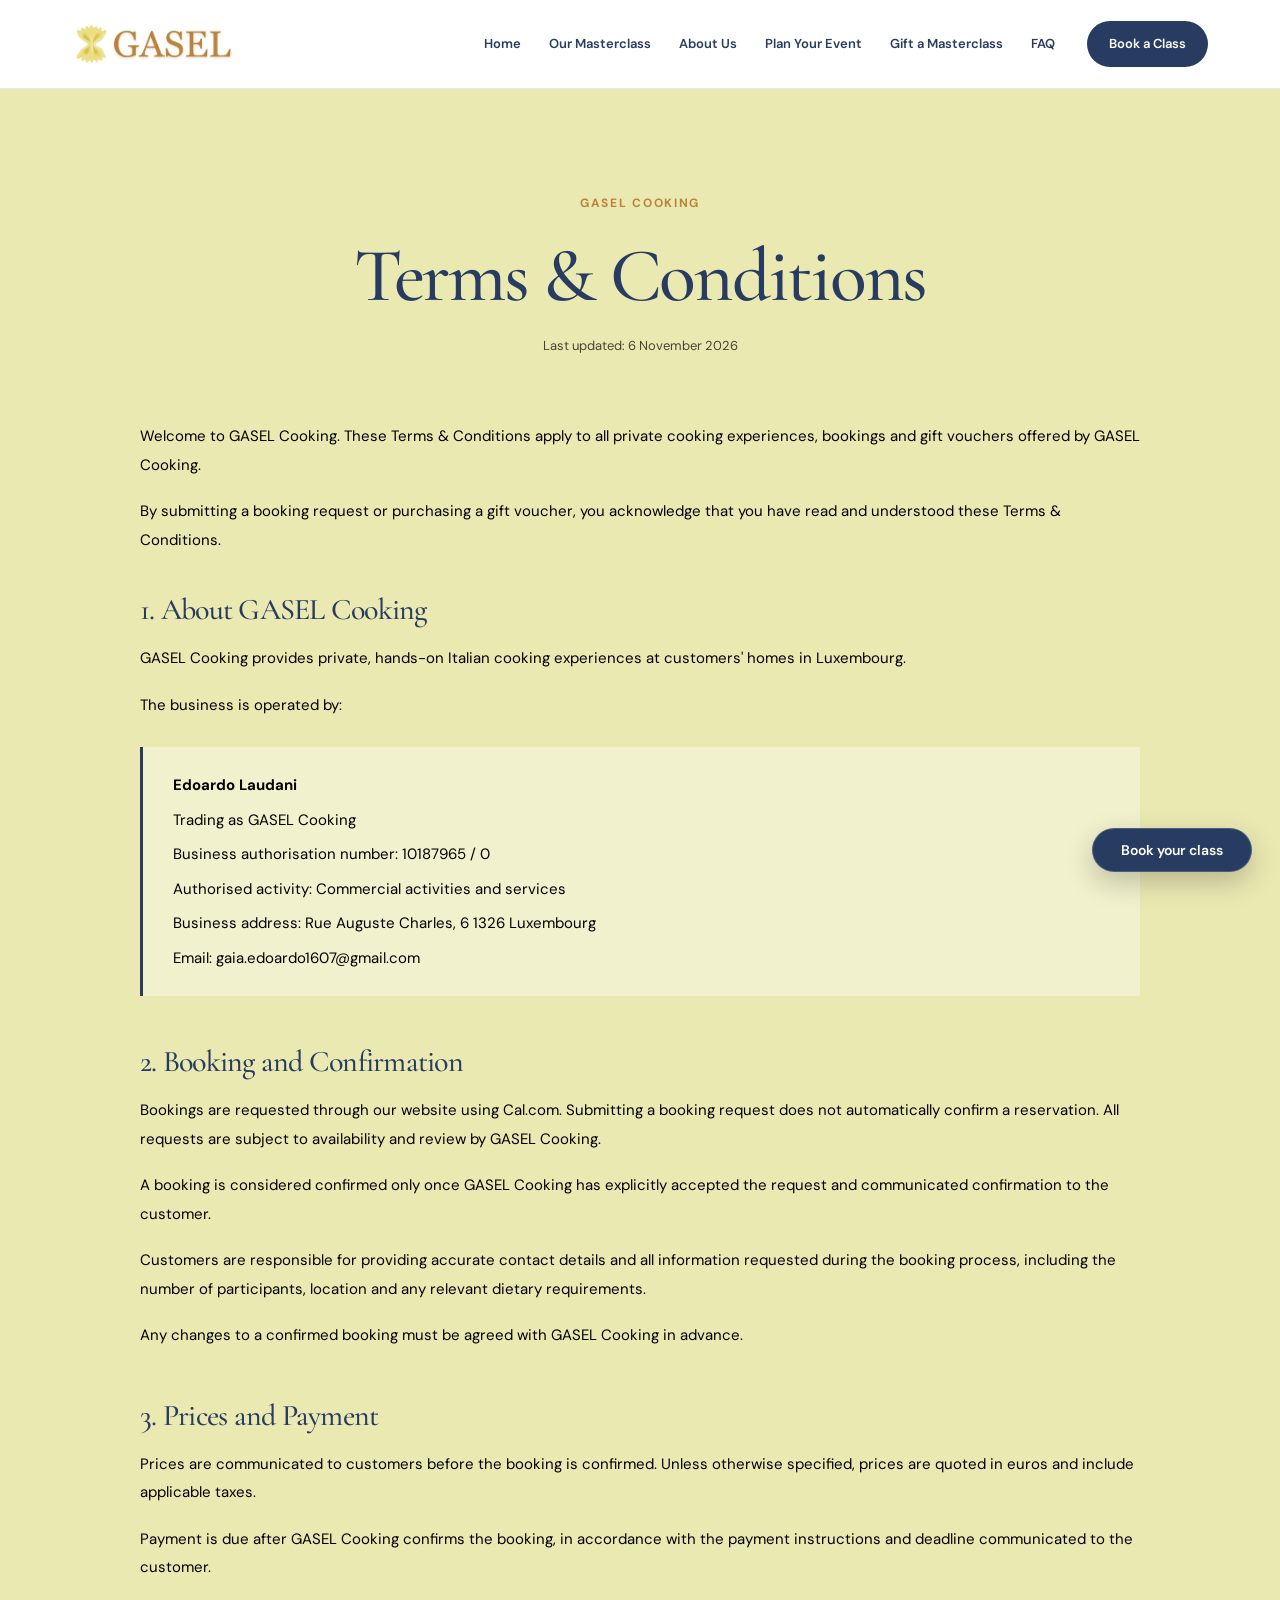
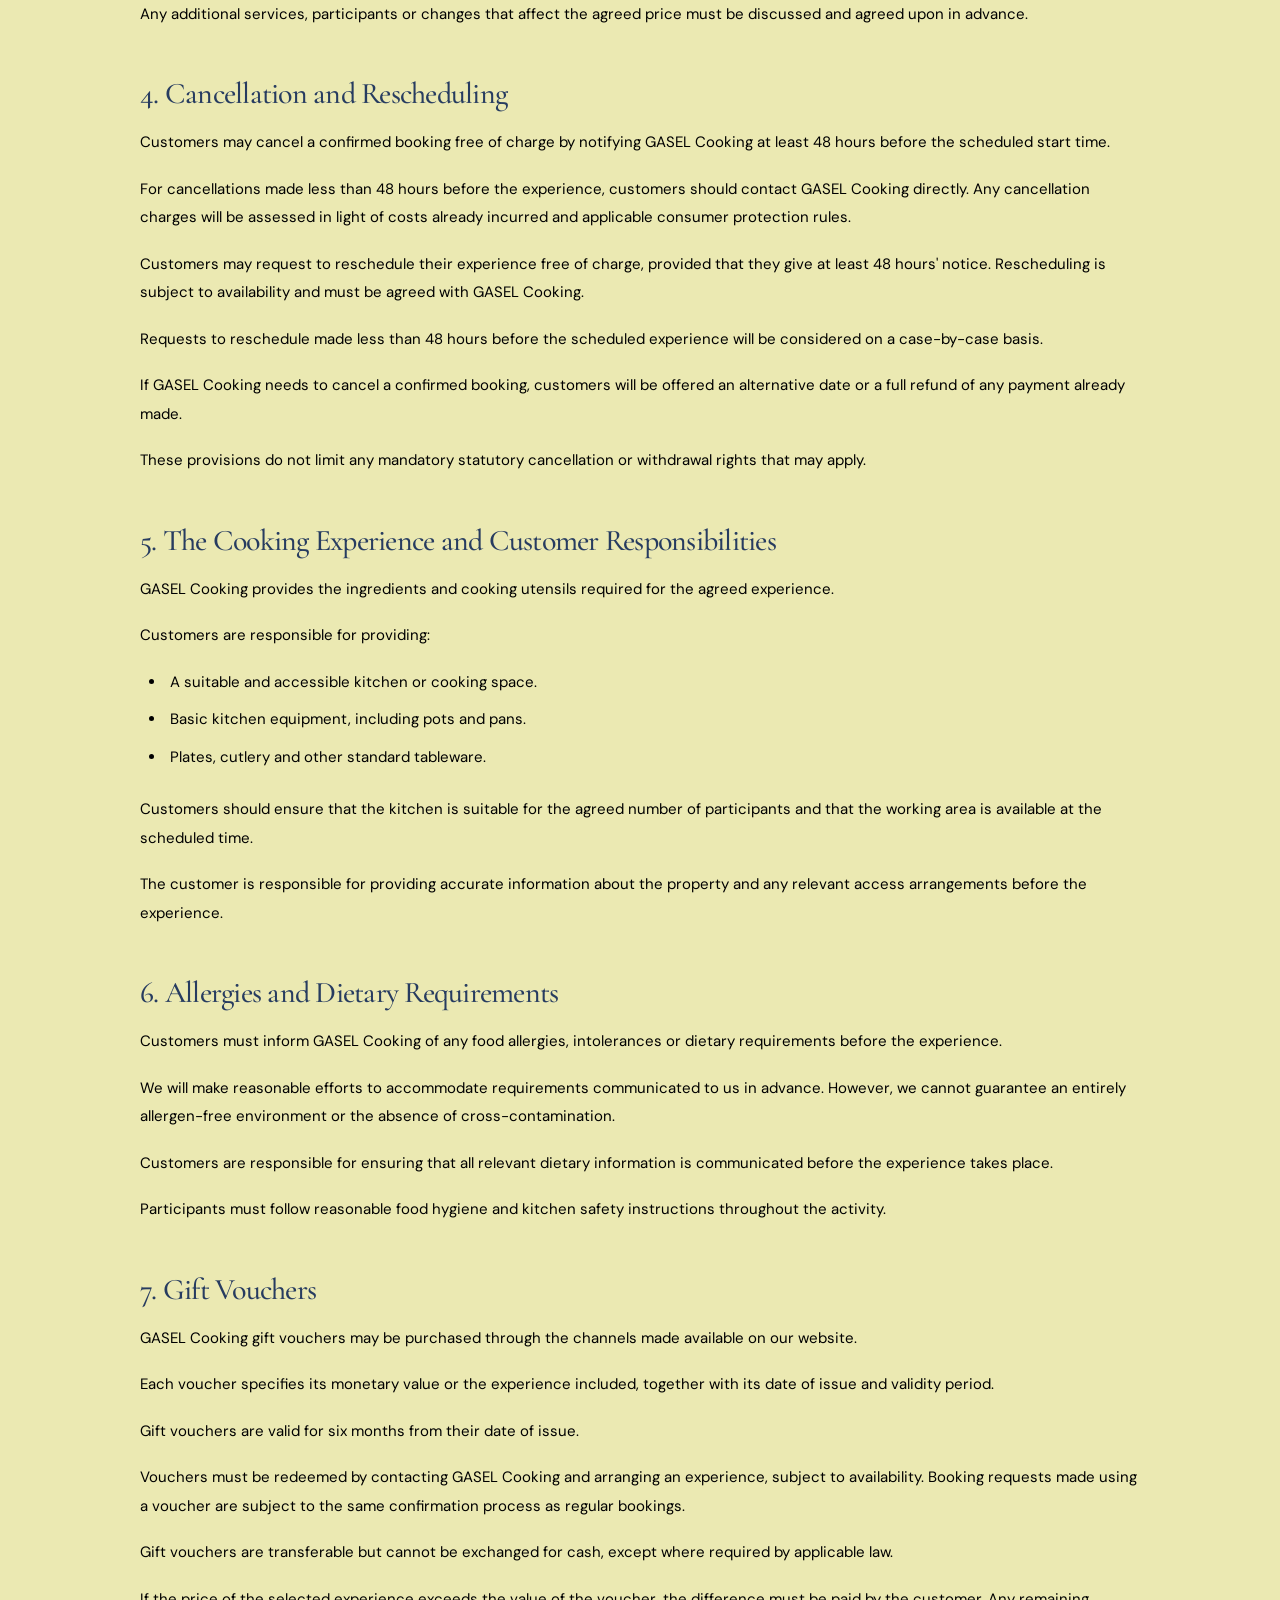
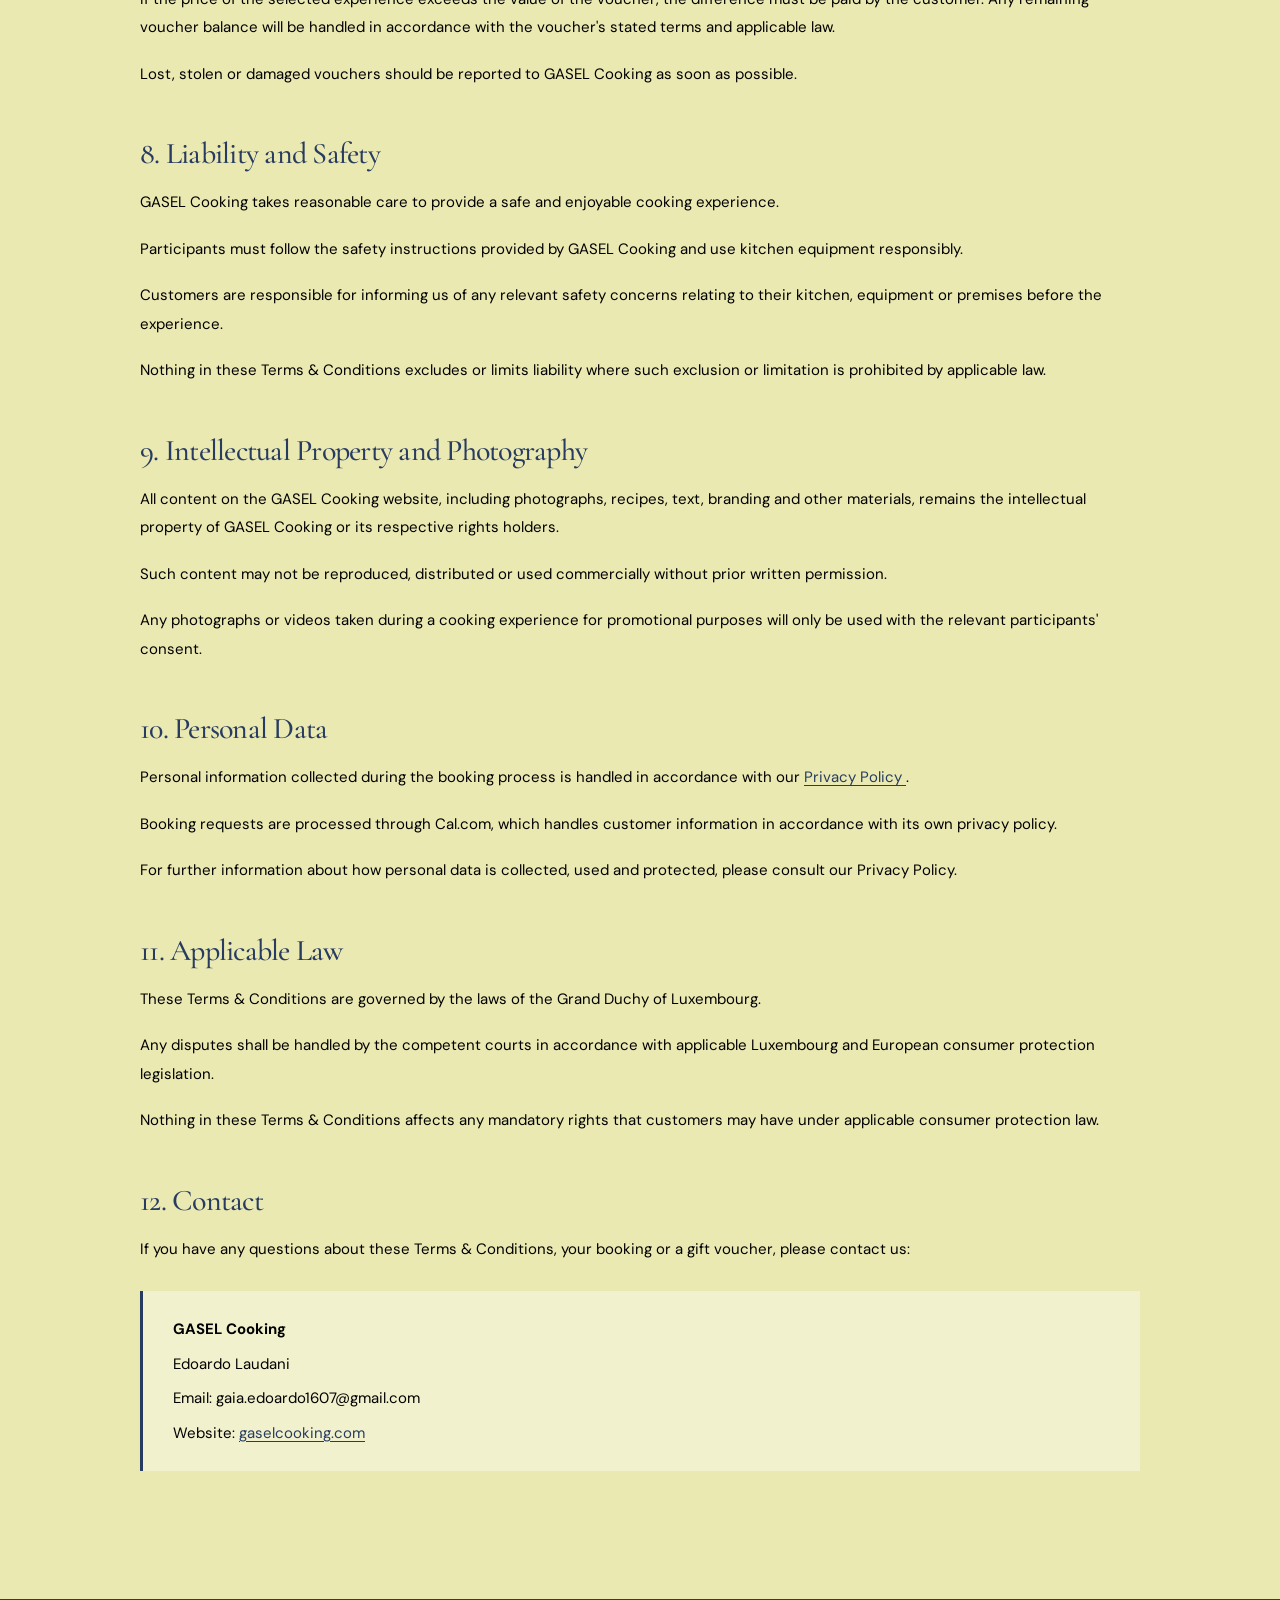
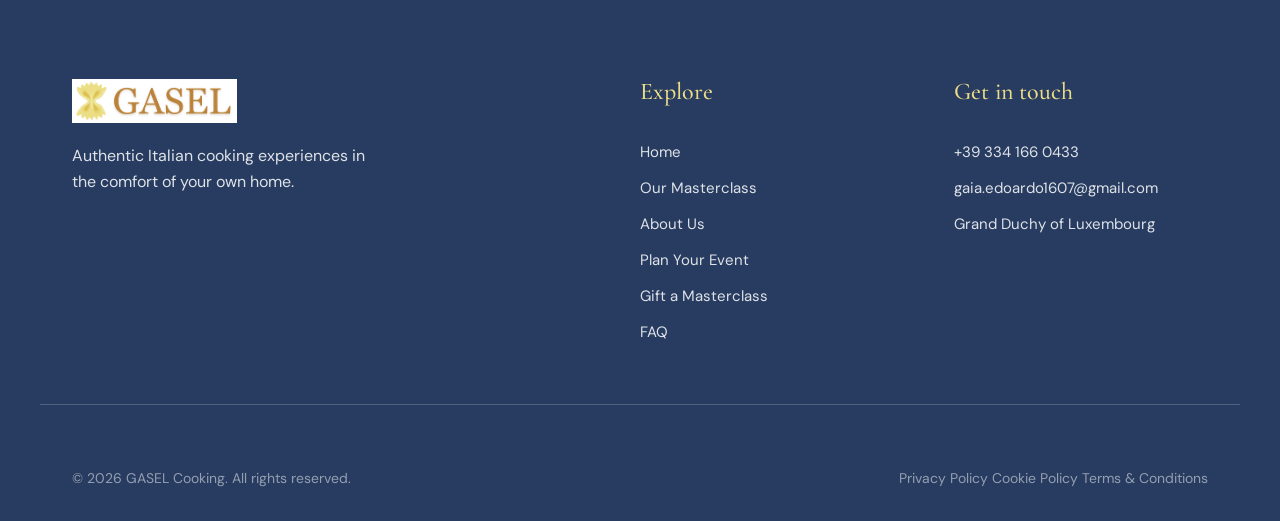
<file: terms/index.html>
<!DOCTYPE html>
<html lang="en">

<head>

    <meta charset="UTF-8">
    <meta name="viewport" content="width=device-width, initial-scale=1.0">

    <title>Terms & Conditions | GASEL Cooking</title>

    <meta name="description" content="Read the Terms & Conditions governing GASEL Cooking private Italian cooking experiences and gift vouchers in Luxembourg.">

    <link rel="icon" type="image/png" href="../favicon.png">
    <!-- IUBENDA -->

    <script type="text/javascript" src="https://embeds.iubenda.com/widgets/ab9626bf-a6f0-4510-ab32-9089aed7a8fb.js"></script>

    <!-- STYLESHEETS -->

    <link rel="stylesheet" href="../assets/css/global.css">
    <link rel="stylesheet" href="../assets/css/components.css">
    <link rel="stylesheet" href="../assets/css/terms.css">

</head>

<body>

    <!-- =====================================================
         HEADER
         ===================================================== -->

    <header class="site-header">

        <div class="container header-inner">

            <a href="../" class="site-logo" aria-label="GASEL Cooking home">
                <img
                    src="../assets/images/logo/gasel-logo.png"
                    width="1500"
                    height="400"
                    alt="GASEL Cooking"
                >
            </a>

            <nav class="main-nav" aria-label="Main navigation">

                <a href="../" class="nav-link">Home</a>

                <a href="../masterclass/" class="nav-link">
                    Our Masterclass
                </a>

                <a href="../about/" class="nav-link">
                    About Us
                </a>

                <a href="../events/" class="nav-link">
                    Plan Your Event
                </a>

                <a href="../gift-vouchers/" class="nav-link">
                    Gift a Masterclass
                </a>

                <a href="../faq/" class="nav-link">FAQ</a>

            </nav>

            <a href="../masterclass/" class="header-cta">
                Book a Class
            </a>

            <button
                class="menu-toggle"
                type="button"
                aria-label="Open menu"
                aria-expanded="false"
                aria-controls="mobile-menu"
            >
                <span></span>
                <span></span>
            </button>

        </div>

        <div class="mobile-menu" id="mobile-menu">

            <nav aria-label="Mobile navigation">

                <a href="../" class="mobile-nav-link">Home</a>

                <a href="../masterclass/" class="mobile-nav-link">
                    Our Masterclass
                </a>

                <a href="../about/" class="mobile-nav-link">
                    About Us
                </a>

                <a href="../events/" class="mobile-nav-link">
                    Plan Your Event
                </a>

                <a href="../gift-vouchers/" class="mobile-nav-link">
                    Gift a Masterclass
                </a>

                <a href="../faq/" class="mobile-nav-link">FAQ</a>

                <a href="../masterclass/" class="mobile-menu-cta">
                    Book a Class
                </a>

            </nav>

        </div>

    </header>


    <!-- =====================================================
         TERMS & CONDITIONS
         ===================================================== -->

    <main class="legal-page section">

        <div class="container">

            <div class="legal-header">

                <p class="eyebrow">GASEL COOKING</p>

                <h1>Terms & Conditions</h1>

                <p class="legal-updated">
                    Last updated: 6 November 2026
                </p>

            </div>


            <div class="legal-content">

                <p>
                    Welcome to GASEL Cooking. These Terms & Conditions apply
                    to all private cooking experiences, bookings and gift
                    vouchers offered by GASEL Cooking.
                </p>

                <p>
                    By submitting a booking request or purchasing a gift
                    voucher, you acknowledge that you have read and understood
                    these Terms & Conditions.
                </p>


                <!-- 1. BUSINESS INFORMATION -->

                <h2>1. About GASEL Cooking</h2>

                <p>
                    GASEL Cooking provides private, hands-on Italian cooking
                    experiences at customers' homes in Luxembourg.
                </p>

                <p>The business is operated by:</p>

                <div class="legal-business-details">

                    <p><strong>Edoardo Laudani</strong></p>
                    <p>Trading as GASEL Cooking</p>
                    <p>Business authorisation number: 10187965 / 0</p>
                    <p>Authorised activity: Commercial activities and services</p>
                    <p>Business address: Rue Auguste Charles, 6 1326 Luxembourg</p>
                    <p>Email: gaia.edoardo1607@gmail.com</p>

                </div>


                <!-- 2. BOOKING -->

                <h2>2. Booking and Confirmation</h2>

                <p>
                    Bookings are requested through our website using Cal.com.
                    Submitting a booking request does not automatically
                    confirm a reservation. All requests are subject to
                    availability and review by GASEL Cooking.
                </p>

                <p>
                    A booking is considered confirmed only once GASEL Cooking
                    has explicitly accepted the request and communicated
                    confirmation to the customer.
                </p>

                <p>
                    Customers are responsible for providing accurate contact
                    details and all information requested during the booking
                    process, including the number of participants, location
                    and any relevant dietary requirements.
                </p>

                <p>
                    Any changes to a confirmed booking must be agreed with
                    GASEL Cooking in advance.
                </p>


                <!-- 3. PRICES AND PAYMENT -->

                <h2>3. Prices and Payment</h2>

                <p>
                    Prices are communicated to customers before the booking
                    is confirmed. Unless otherwise specified, prices are
                    quoted in euros and include applicable taxes.
                </p>

                <p>
                    Payment is due after GASEL Cooking confirms the booking,
                    in accordance with the payment instructions and deadline
                    communicated to the customer.
                </p>

                <p>
                    Any additional services, participants or changes that
                    affect the agreed price must be discussed and agreed
                    upon in advance.
                </p>


                <!-- 4. CANCELLATION -->

                <h2>4. Cancellation and Rescheduling</h2>

                <p>
                    Customers may cancel a confirmed booking free of charge
                    by notifying GASEL Cooking at least 48 hours before the
                    scheduled start time.
                </p>

                <p>
                    For cancellations made less than 48 hours before the
                    experience, customers should contact GASEL Cooking
                    directly. Any cancellation charges will be assessed
                    in light of costs already incurred and applicable
                    consumer protection rules.
                </p>

                <p>
                    Customers may request to reschedule their experience
                    free of charge, provided that they give at least
                    48 hours' notice. Rescheduling is subject to availability
                    and must be agreed with GASEL Cooking.
                </p>

                <p>
                    Requests to reschedule made less than 48 hours before
                    the scheduled experience will be considered on a
                    case-by-case basis.
                </p>

                <p>
                    If GASEL Cooking needs to cancel a confirmed booking,
                    customers will be offered an alternative date or a
                    full refund of any payment already made.
                </p>

                <p>
                    These provisions do not limit any mandatory statutory
                    cancellation or withdrawal rights that may apply.
                </p>


                <!-- 5. CUSTOMER RESPONSIBILITIES -->

                <h2>5. The Cooking Experience and Customer Responsibilities</h2>

                <p>
                    GASEL Cooking provides the ingredients and cooking
                    utensils required for the agreed experience.
                </p>

                <p>Customers are responsible for providing:</p>

                <ul>
                    <li>A suitable and accessible kitchen or cooking space.</li>
                    <li>Basic kitchen equipment, including pots and pans.</li>
                    <li>Plates, cutlery and other standard tableware.</li>
                </ul>

                <p>
                    Customers should ensure that the kitchen is suitable
                    for the agreed number of participants and that the
                    working area is available at the scheduled time.
                </p>

                <p>
                    The customer is responsible for providing accurate
                    information about the property and any relevant access
                    arrangements before the experience.
                </p>


                <!-- 6. ALLERGIES -->

                <h2>6. Allergies and Dietary Requirements</h2>

                <p>
                    Customers must inform GASEL Cooking of any food allergies,
                    intolerances or dietary requirements before the experience.
                </p>

                <p>
                    We will make reasonable efforts to accommodate
                    requirements communicated to us in advance. However,
                    we cannot guarantee an entirely allergen-free environment
                    or the absence of cross-contamination.
                </p>

                <p>
                    Customers are responsible for ensuring that all relevant
                    dietary information is communicated before the experience
                    takes place.
                </p>

                <p>
                    Participants must follow reasonable food hygiene and
                    kitchen safety instructions throughout the activity.
                </p>


                <!-- 7. GIFT VOUCHERS -->

                <h2>7. Gift Vouchers</h2>

                <p>
                    GASEL Cooking gift vouchers may be purchased through
                    the channels made available on our website.
                </p>

                <p>
                    Each voucher specifies its monetary value or the
                    experience included, together with its date of issue
                    and validity period.
                </p>

                <p>
                    Gift vouchers are valid for six months from their
                    date of issue.
                </p>

                <p>
                    Vouchers must be redeemed by contacting GASEL Cooking
                    and arranging an experience, subject to availability.
                    Booking requests made using a voucher are subject to
                    the same confirmation process as regular bookings.
                </p>

                <p>
                    Gift vouchers are transferable but cannot be exchanged
                    for cash, except where required by applicable law.
                </p>

                <p>
                    If the price of the selected experience exceeds the
                    value of the voucher, the difference must be paid by
                    the customer. Any remaining voucher balance will be
                    handled in accordance with the voucher's stated terms
                    and applicable law.
                </p>

                <p>
                    Lost, stolen or damaged vouchers should be reported
                    to GASEL Cooking as soon as possible.
                </p>


                <!-- 8. LIABILITY -->

                <h2>8. Liability and Safety</h2>

                <p>
                    GASEL Cooking takes reasonable care to provide a safe
                    and enjoyable cooking experience.
                </p>

                <p>
                    Participants must follow the safety instructions
                    provided by GASEL Cooking and use kitchen equipment
                    responsibly.
                </p>

                <p>
                    Customers are responsible for informing us of any
                    relevant safety concerns relating to their kitchen,
                    equipment or premises before the experience.
                </p>

                <p>
                    Nothing in these Terms & Conditions excludes or limits
                    liability where such exclusion or limitation is
                    prohibited by applicable law.
                </p>


                <!-- 9. INTELLECTUAL PROPERTY -->

                <h2>9. Intellectual Property and Photography</h2>

                <p>
                    All content on the GASEL Cooking website, including
                    photographs, recipes, text, branding and other
                    materials, remains the intellectual property of
                    GASEL Cooking or its respective rights holders.
                </p>

                <p>
                    Such content may not be reproduced, distributed or
                    used commercially without prior written permission.
                </p>

                <p>
                    Any photographs or videos taken during a cooking
                    experience for promotional purposes will only be
                    used with the relevant participants' consent.
                </p>


                <!-- 10. PERSONAL DATA -->

                <h2>10. Personal Data</h2>

                <p>
                    Personal information collected during the booking
                    process is handled in accordance with our
                    <a href="https://www.iubenda.com/privacy-policy/24504412">
                        Privacy Policy
                    </a>.
                </p>

                <p>
                    Booking requests are processed through Cal.com,
                    which handles customer information in accordance
                    with its own privacy policy.
                </p>

                <p>
                    For further information about how personal data
                    is collected, used and protected, please consult
                    our Privacy Policy.
                </p>


                <!-- 11. APPLICABLE LAW -->

                <h2>11. Applicable Law</h2>

                <p>
                    These Terms & Conditions are governed by the laws
                    of the Grand Duchy of Luxembourg.
                </p>

                <p>
                    Any disputes shall be handled by the competent
                    courts in accordance with applicable Luxembourg
                    and European consumer protection legislation.
                </p>

                <p>
                    Nothing in these Terms & Conditions affects any
                    mandatory rights that customers may have under
                    applicable consumer protection law.
                </p>


                <!-- 12. CONTACT -->

                <h2>12. Contact</h2>

                <p>
                    If you have any questions about these Terms &
                    Conditions, your booking or a gift voucher,
                    please contact us:
                </p>

                <div class="legal-business-details">

                    <p><strong>GASEL Cooking</strong></p>
                    <p>Edoardo Laudani</p>
                    <p>Email: gaia.edoardo1607@gmail.com</p>

                    <p>
                        Website:
                        <a href="https://edolaudani.github.io/gaselcooking/">
                            gaselcooking.com
                        </a>
                    </p>

                </div>

            </div>

        </div>

    </main>


    <!-- =====================================================
         FOOTER
         ===================================================== -->

    <footer class="site-footer">

        <div class="container footer-grid">

            <div class="footer-brand">

                <a
                    href="../"
                    class="site-logo"
                    aria-label="GASEL Cooking home"
                >
                    <img
                        src="../assets/images/logo/gasel-logo.png"
                        width="1500"
                        height="400"
                        alt="GASEL Cooking"
                    >
                </a>

                <p>
                    Authentic Italian cooking experiences in the comfort of your own home.
                </p>

            </div>


            <div class="footer-links">

                <h3>Explore</h3>

                <a href="../">Home</a>
                <a href="../masterclass/">Our Masterclass</a>
                <a href="../about/">About Us</a>
                <a href="../events/">Plan Your Event</a>
                <a href="../gift-vouchers/">Gift a Masterclass</a>
                <a href="../faq/">FAQ</a>

            </div>


            <div class="footer-contact">

                <h3>Get in touch</h3>

                <a href="tel:+393341660433">
                    +39 334 166 0433
                </a>

                <a href="mailto:gaia.edoardo1607@gmail.com">
                    gaia.edoardo1607@gmail.com
                </a>

                <p>Grand Duchy of Luxembourg</p>

            </div>

        </div>


        <div class="container footer-bottom">

            <p>
                © 2026 GASEL Cooking. All rights reserved.
            </p>

            <div class="footer-bottom-links">

                <a
                    href="https://www.iubenda.com/privacy-policy/24504412"
                    class="iubenda-white iubenda-noiframe iubenda-embed"
                    title="Privacy Policy"
                >
                    Privacy Policy
                </a>

                <a
                    href="https://www.iubenda.com/privacy-policy/24504412/cookie-policy"
                    class="iubenda-white iubenda-noiframe iubenda-embed"
                    title="Cookie Policy"
                >
                    Cookie Policy
                </a>

                <a href="./">
                    Terms & Conditions
                </a>

            </div>

        </div>

    </footer>


    <!-- =====================================================
         FLOATING BOOKING BUTTON
         ===================================================== -->

    <button
        type="button"
        class="floating-book-btn"
        data-booking-open
    >
        Book your class
    </button>


    <!-- =====================================================
         JAVASCRIPT
         ===================================================== -->

    <script src="../assets/js/main.js"></script>

</body>

</html>
</file>
<file: assets/css/global.css>
@import url('https://fonts.googleapis.com/css2?family=Cormorant+Garamond:wght@400;500;600;700&family=DM+Sans:wght@400;500;600;700&display=swap');


/* =========================================================
   DESIGN SYSTEM
   ========================================================= */

:root {
    /* Brand colours */
    --yellow: #EDDD88;
    --gold: #E1C15B;
    --cream: #EBE9B2;
    --brown: #BA833A;
    --blue: #273C60;
    --black: #000000;
    --white: #FFFFFF;

    /* Typography */
    --font-heading: "Cormorant Garamond", Georgia, serif;
    --font-body: "DM Sans", Arial, sans-serif;

    /* Layout */
    --container-width: 1200px;
    --container-padding: 32px;

    /* Sections */
    --section-padding: 110px;
    --section-padding-mobile: 70px;

    /* Radius */
    --radius-small: 6px;
    --radius-medium: 12px;
    --radius-large: 20px;
    --radius-pill: 999px;

    /* Shadows */
    --shadow-soft: 0 8px 30px rgba(0, 0, 0, 0.08);
    --shadow-medium: 0 12px 40px rgba(0, 0, 0, 0.12);

    /* Transitions */
    --transition-fast: 0.2s ease;
    --transition-normal: 0.3s ease;
}


/* =========================================================
   RESET
   ========================================================= */

*,
*::before,
*::after {
    box-sizing: border-box;
}

html {
    margin: 0;
    padding: 0;
    scroll-behavior: smooth;
}

body {
    margin: 0;
    padding: 0;

    background: var(--white);
    color: var(--black);

    font-family: var(--font-body);
    font-size: 16px;
    line-height: 1.6;

    -webkit-font-smoothing: antialiased;
    text-rendering: optimizeLegibility;
}

img {
    display: block;
    max-width: 100%;
    height: auto;
}

button,
input,
textarea,
select {
    font: inherit;
}

button {
    cursor: pointer;
}

a {
    color: inherit;
    text-decoration: none;
}


/* =========================================================
   TYPOGRAPHY
   ========================================================= */

h1,
h2,
h3,
h4,
h5,
h6 {
    margin: 0;

    font-family: var(--font-heading);
    font-weight: 600;
    line-height: 1.05;

    color: var(--blue);
}

h1 {
    font-size: clamp(56px, 7vw, 96px);
    letter-spacing: -0.03em;
}

h2 {
    font-size: clamp(44px, 5.2vw, 70px);
    letter-spacing: -0.025em;
}

h3 {
    font-size: clamp(30px, 3vw, 42px);
}

h4 {
    font-size: 28px;
}

p {
    margin: 0;
}

.text-large {
    font-size: 20px;
    line-height: 1.6;
}

.text-small {
    font-size: 14px;
    line-height: 1.5;
}

.eyebrow {
    display: inline-block;

    margin-bottom: 18px;

    font-family: var(--font-body);
    font-size: 12px;
    font-weight: 700;
    letter-spacing: 0.14em;
    line-height: 1.2;
    text-transform: uppercase;

    color: var(--brown);
}


/* =========================================================
   CONTAINER / SECTIONS
   ========================================================= */

.container {
    width: 100%;
    max-width: var(--container-width);

    margin-left: auto;
    margin-right: auto;

    padding-left: var(--container-padding);
    padding-right: var(--container-padding);
}

.section {
    padding-top: var(--section-padding);
    padding-bottom: var(--section-padding);
}

.section-header {
    max-width: 720px;
    margin-bottom: 60px;
}

.section-header.center {
    margin-left: auto;
    margin-right: auto;
    text-align: center;
}

.section-header > p {
    margin-top: 24px;
    max-width: 650px;

    font-size: 17px;
    line-height: 1.75;
}

.section-header.center > p {
    margin-left: auto;
    margin-right: auto;
}


/* =========================================================
   LINKS
   ========================================================= */

.link {
    position: relative;

    color: var(--blue);
    font-weight: 600;
}

.link::after {
    content: "";

    position: absolute;
    left: 0;
    bottom: -4px;

    width: 100%;
    height: 1px;

    background: currentColor;

    transform: scaleX(0);
    transform-origin: right;

    transition: transform var(--transition-normal);
}

.link:hover::after {
    transform: scaleX(1);
    transform-origin: left;
}


/* =========================================================
   BACKGROUND / TEXT UTILITIES
   ========================================================= */

.bg-white {
    background: var(--white);
}

.bg-yellow {
    background: var(--yellow);
}

.bg-gold {
    background: var(--gold);
}

.bg-cream {
    background: var(--cream);
}

.bg-blue {
    background: var(--blue);
}

.bg-brown {
    background: var(--brown);
}

.text-white {
    color: var(--white);
}

.text-blue {
    color: var(--blue);
}

.text-black {
    color: var(--black);
}

.text-brown {
    color: var(--brown);
}


/* =========================================================
   ACCESSIBILITY
   ========================================================= */

:focus-visible {
    outline: 2px solid var(--brown);
    outline-offset: 4px;
}


/* =========================================================
   GLOBAL RESPONSIVE
   ========================================================= */

@media (max-width: 900px) {

    :root {
        --container-padding: 24px;
        --section-padding: 85px;
    }

    .section-header {
        margin-bottom: 45px;
    }
}


@media (max-width: 700px) {

    :root {
        --container-padding: 20px;
        --section-padding: var(--section-padding-mobile);
    }

    body {
        font-size: 15px;
    }

    h1 {
        font-size: clamp(46px, 14vw, 68px);
    }

    h2 {
        font-size: clamp(40px, 11vw, 56px);
    }

    h3 {
        font-size: 32px;
    }

    .text-large {
        font-size: 18px;
    }

    .btn {
        min-height: 50px;
        padding-left: 22px;
        padding-right: 22px;
    }
}


@media (max-width: 480px) {

    .section-header {
        margin-bottom: 40px;
    }
}
</file>
<file: assets/css/components.css>
/* =========================================================
   BUTTONS
   ========================================================= */

.btn {
    display: inline-flex;
    align-items: center;
    justify-content: center;
    gap: 10px;
    min-height: 52px;
    padding-left: 26px;
    padding-right: 26px;
    border: 1px solid transparent;
    border-radius: var(--radius-pill);
    font-family: var(--font-body);
    font-size: 14px;
    font-weight: 600;
    line-height: 1;
    white-space: nowrap;
    transition:
        background-color var(--transition-normal),
        color var(--transition-normal),
        border-color var(--transition-normal),
        transform var(--transition-normal),
        box-shadow var(--transition-normal);
}

.btn:hover {
    transform: translateY(-2px);
}

.btn-primary {
    background: var(--blue);
    color: var(--white);
}

.btn-primary:hover {
    background: var(--black);
    box-shadow: var(--shadow-soft);
}

.btn-secondary {
    background: var(--gold);
    color: var(--blue);
}

.btn-secondary:hover {
    background: var(--yellow);
}

.btn-outline {
    background: transparent;
    border-color: var(--blue);
    color: var(--blue);
}

.btn-outline:hover {
    background: var(--blue);
    color: var(--white);
}

.btn-dark {
    background: var(--blue);
    color: var(--white);
}

.btn-dark:hover {
    background: var(--black);
    box-shadow: var(--shadow-soft);
}


/* =========================================================
   FLOATING BOOKING BUTTON
   ========================================================= */

.floating-book-btn {
    position: fixed;
    right: 28px;
    bottom: 28px;
    z-index: 999;

    display: inline-flex;
    align-items: center;
    justify-content: center;

    padding: 14px 28px;
    border: 1px solid rgba(255, 255, 255, 0.18);
    border-radius: var(--radius-pill);

    background: var(--blue);
    color: var(--white);

    font-family: "DM Sans", Arial, sans-serif !important;
    font-size: 14px;
    font-weight: 600;
    letter-spacing: normal;
    line-height: 1;

    white-space: nowrap;

    box-shadow: 0 10px 28px rgba(0, 0, 0, 0.22);
    cursor: pointer;

    transition:
        background-color var(--transition-normal),
        color var(--transition-normal),
        transform var(--transition-normal),
        box-shadow var(--transition-normal);
}

.floating-book-btn:hover {
    background: var(--gold);
    color: var(--black);
    transform: translateY(-2px);
    box-shadow: 0 12px 32px rgba(0, 0, 0, 0.25);
}

@media (max-width: 700px) {
    .floating-book-btn {
        right: 18px;
        bottom: 18px;
        padding: 12px 22px;
        font-size: 14px;
    }
}


/* =========================================================
   HEADER
   ========================================================= */

.site-header {
    position: relative;
    z-index: 1000;
    width: 100%;
    background: var(--white);
    border-bottom: 1px solid rgba(39, 60, 96, 0.12);
}

.header-inner {
    min-height: 88px;
    display: flex;
    align-items: center;
    justify-content: space-between;
    gap: 32px;
}


/* Logo */

.site-logo {
    display: inline-flex;
    align-items: center;
    flex-shrink: 0;
}

.site-logo img {
    display: block;
    width: 165px;
    height: auto;
}


/* Homepage desktop navigation */

.main-nav {
    display: flex;
    align-items: center;
    justify-content: center;
    gap: 28px;
    margin-left: auto;
}

.nav-link {
    position: relative;
    padding-top: 8px;
    padding-bottom: 8px;
    font-size: 13px;
    font-weight: 600;
    color: var(--blue);
    transition: color var(--transition-fast);
}

.nav-link::after {
    content: "";
    position: absolute;
    left: 0;
    bottom: 1px;
    width: 100%;
    height: 2px;
    background: var(--gold);
    transform: scaleX(0);
    transform-origin: right;
    transition: transform var(--transition-normal);
}

.nav-link:hover {
    color: var(--brown);
}

.nav-link:hover::after,
.nav-link.active::after {
    transform: scaleX(1);
    transform-origin: left;
}


/* Masterclass desktop navigation */

.desktop-nav {
    display: flex;
    align-items: center;
    justify-content: center;
    gap: 28px;
    margin-left: auto;
}

.desktop-nav a {
    position: relative;
    padding-top: 8px;
    padding-bottom: 8px;
    font-size: 13px;
    font-weight: 600;
    color: var(--blue);
    transition: color var(--transition-fast);
}

.desktop-nav a::after {
    content: "";
    position: absolute;
    left: 0;
    bottom: 1px;
    width: 100%;
    height: 2px;
    background: var(--gold);
    transform: scaleX(0);
    transform-origin: right;
    transition: transform var(--transition-normal);
}

.desktop-nav a:hover {
    color: var(--brown);
}

.desktop-nav a:hover::after,
.desktop-nav a.active::after {
    transform: scaleX(1);
    transform-origin: left;
}


/* Header CTA */

.header-cta {
    display: inline-flex;
    align-items: center;
    justify-content: center;
    min-height: 46px;
    padding-left: 22px;
    padding-right: 22px;
    border-radius: var(--radius-pill);
    background: var(--blue);
    color: var(--white);
    font-size: 13px;
    font-weight: 600;
    white-space: nowrap;
    transition:
        background-color var(--transition-normal),
        transform var(--transition-normal),
        box-shadow var(--transition-normal);
}

.header-cta:hover {
    background: var(--black);
    transform: translateY(-2px);
    box-shadow: var(--shadow-soft);
}


/* Mobile menu button */

.menu-toggle {
    display: none;
    width: 46px;
    height: 46px;
    padding: 0;
    border: 0;
    border-radius: 50%;
    background: var(--cream);
    color: var(--blue);
    align-items: center;
    justify-content: center;
    flex-direction: column;
    gap: 6px;
}

.menu-toggle span {
    display: block;
    width: 20px;
    height: 1.5px;
    background: currentColor;
    transition:
        transform var(--transition-normal),
        opacity var(--transition-normal);
}

.menu-toggle.is-open span:first-child {
    transform: translateY(3.75px) rotate(45deg);
}

.menu-toggle.is-open span:nth-child(2) {
    opacity: 0;
}

.menu-toggle.is-open span:last-child {
    transform: translateY(-3.75px) rotate(-45deg);
}


/* Mobile menu */

.mobile-menu {
    display: none;
    border-top: 1px solid rgba(39, 60, 96, 0.1);
    background: var(--white);
}

.mobile-menu a {
    display: block;
    margin-left: var(--container-padding);
    margin-right: var(--container-padding);
    padding-top: 15px;
    padding-bottom: 15px;
    border-bottom: 1px solid rgba(39, 60, 96, 0.1);
    color: var(--blue);
    font-family: var(--font-heading);
    font-size: 28px;
    font-weight: 600;
}

.mobile-menu a.active {
    color: var(--brown);
}

.mobile-menu-cta {
    display: flex;
    align-items: center;
    justify-content: center;
    min-height: 52px;
    margin-top: 22px;
    margin-left: var(--container-padding);
    margin-right: var(--container-padding);
    border-radius: var(--radius-pill);
    background: var(--blue);
    color: var(--white);
    font-family: var(--font-body);
    font-size: 14px;
    font-weight: 600;
}


/* =========================================================
   SITE FOOTER (Corrected Grid Layout)
   ========================================================= */

.site-footer {
    padding: 80px 0 30px;
    background: var(--blue, #273C60);
    color: var(--white, #FFFFFF);
}

.footer-grid {
    display: grid;
    grid-template-columns: 2fr 1fr 1fr;
    gap: 60px;
    margin-bottom: 60px;
    border-bottom: 1px solid rgba(255, 255, 255, 0.2);
    padding-bottom: 60px;
}

.footer-brand .site-logo img {
    max-width: 220px;
    height: auto;
    margin-bottom: 20px;
}

.footer-brand p {
    color: rgba(255, 255, 255, 0.85);
    font-size: 16px;
    line-height: 1.6;
    max-width: 320px;
}

.site-footer h3 {
    margin-bottom: 24px;
    color: var(--yellow, #EDDD88);
    font-family: var(--font-heading);
    font-size: 24px;
    font-weight: 500;
}

.footer-links {
    display: flex;
    flex-direction: column;
    gap: 12px;
}

.footer-links a,
.footer-contact a {
    color: rgba(255, 255, 255, 0.85);
    text-decoration: none;
    font-size: 15px;
    transition: color 0.2s ease;
}

.footer-links a:hover,
.footer-contact a:hover {
    color: var(--white, #FFFFFF);
}

.footer-contact {
    display: flex;
    flex-direction: column;
    gap: 12px;
}

.footer-contact p {
    margin: 0;
    color: rgba(255, 255, 255, 0.85);
    font-size: 15px;
}

.footer-bottom {
    display: flex;
    justify-content: space-between;
    align-items: center;
}

.footer-bottom p {
    margin: 0;
    color: rgba(255, 255, 255, 0.5);
    font-size: 14px;
}

.footer-bottom a {
    color: rgba(255, 255, 255, 0.5);
    text-decoration: none;
    font-size: 14px;
    transition: color 0.2s ease;
}

.footer-bottom a:hover {
    color: var(--white, #FFFFFF);
}


/* =========================================================
   COMPONENT RESPONSIVE
   ========================================================= */

@media (max-width: 1000px) {
    .main-nav,
    .desktop-nav {
        gap: 20px;
    }

    .header-inner {
        gap: 20px;
    }
}

@media (max-width: 900px) {
    .footer-grid {
        grid-template-columns: 1fr 1fr;
        gap: 40px;
    }
    
    .footer-brand {
        grid-column: 1 / -1;
    }
}

@media (max-width: 850px) {
    .header-inner {
        min-height: 76px;
    }

    .main-nav,
    .desktop-nav,
    .header-cta {
        display: none;
    }

    .menu-toggle {
        display: flex;
    }

    .mobile-menu.is-open {
        display: block;
    }

    .site-logo img {
        width: 145px;
    }
}

@media (max-width: 600px) {
    .footer-grid {
        grid-template-columns: 1fr;
        gap: 40px;
    }

    .footer-bottom {
        flex-direction: column;
        align-items: flex-start;
        gap: 16px;
    }
}
</file>
<file: assets/css/home.css>
/* =========================================================
   HOMEPAGE HERO
   ========================================================= */

.hero {
    position: relative;

    min-height: 720px;

    display: flex;
    align-items: center;

    overflow: hidden;

    background: var(--cream);
}

.hero-image {
    position: absolute;

    top: 0;
    right: 0;
    bottom: 0;
    left: 0;

    z-index: 0;
}

.hero-image img {
    display: block;

    width: 100%;
    height: 100%;
    max-width: none;

    object-fit: cover;
    object-position: center;
}

.hero-overlay {
    position: absolute;

    top: 0;
    right: 0;
    bottom: 0;
    left: 0;

    z-index: 1;

    background:
        linear-gradient(
            90deg,
            rgba(0, 0, 0, 0.58) 0%,
            rgba(0, 0, 0, 0.30) 42%,
            rgba(0, 0, 0, 0.05) 72%,
            rgba(0, 0, 0, 0) 100%
        );
}

.hero-content {
    position: relative;
    z-index: 2;

    width: 100%;

    display: flex;
    align-items: center;
}

.hero-text {
    max-width: 800px;

    padding-top: 80px;
    padding-bottom: 80px;

    color: var(--white);
}

.hero-text .eyebrow {
    margin-bottom: 18px;
    color: var(--yellow);
}

.hero-text h1 {
    margin-bottom: 24px;

    color: var(--white);

    font-size: clamp(3.5rem, 5.5vw, 5.5rem);
    line-height: 0.95;
    letter-spacing: -0.025em;
}

.hero-text p {
    max-width: 500px;

    margin-bottom: 34px;

    color: var(--white);

    font-size: 1.2rem;
    line-height: 1.6;
}

.hero-text .btn-primary {
    background: var(--yellow);
    color: var(--black);
}

.hero-text .btn-primary:hover {
    background: var(--gold);
}


/* =========================================================
   INTRO
   ========================================================= */

.intro {
    background: var(--white);
}

.intro-inner {
    display: grid;

    grid-template-columns: 0.9fr 1.1fr;

    align-items: center;

    gap: 80px;
}

.intro-content {
    max-width: 500px;
}

.intro-content h2 {
    margin-bottom: 28px;
}

.intro-content p {
    margin-bottom: 18px;

    color: var(--black);

    font-size: 17px;
    line-height: 1.75;
}

.intro-content .link {
    display: inline-block;
    margin-top: 14px;
}

.intro-image {
    width: 100%;
    max-width: 540px;

    aspect-ratio: 4 / 3;

    overflow: hidden;
}

.intro-image img {
    width: 100%;
    height: 100%;

    object-fit: cover;
}


/* =========================================================
   STATS
   ========================================================= */

.stats-section {
    background: var(--blue);
    color: var(--white);

    padding-top: 55px;
    padding-bottom: 55px;
}

.stats-grid {
    display: grid;

    grid-template-columns: repeat(4, 1fr);

    gap: 30px;
}

.stat {
    text-align: center;
}

.stat strong {
    display: block;

    margin-bottom: 5px;

    font-family: var(--font-heading);
    font-size: clamp(48px, 5vw, 68px);
    font-weight: 600;
    line-height: 1;

    color: var(--yellow);
}

.stat span {
    display: block;

    font-size: 12px;
    font-weight: 600;
    letter-spacing: 0.12em;
    text-transform: uppercase;

    color: var(--white);
}


/* =========================================================
   MASTERCLASSES
   ========================================================= */

.classes {
    background: var(--white);
}

.classes-header {
    display: grid;

    grid-template-columns: 1fr 1fr;

    column-gap: 80px;
}

.classes-header .eyebrow {
    grid-column: 1 / -1;
}

.classes-header h2 {
    grid-column: 1;
}

.classes-header p {
    grid-column: 2;

    align-self: end;

    margin-top: 0;
}

.class-grid {
    display: grid;

    grid-template-columns: repeat(3, 1fr);

    gap: 28px;
}

.class-card {
    background: var(--white);

    border: 1px solid rgba(39, 60, 96, 0.12);

    overflow: hidden;

    transition:
        transform var(--transition-normal),
        box-shadow var(--transition-normal);
}

.class-card:hover {
    transform: translateY(-5px);
    box-shadow: var(--shadow-soft);
}

.class-card-image {
    width: 100%;
    aspect-ratio: 4 / 3;

    overflow: hidden;

    background: var(--cream);
}

.class-card-image img {
    width: 100%;
    height: 100%;

    object-fit: cover;

    transition: transform 0.5s ease;
}

.class-card:hover .class-card-image img {
    transform: scale(1.03);
}

.class-card-content {
    padding: 30px;
}

.class-number {
    display: block;

    margin-bottom: 18px;

    color: var(--brown);

    font-size: 11px;
    font-weight: 700;
    letter-spacing: 0.12em;
}

.class-card h3 {
    margin-bottom: 10px;

    font-size: 34px;
    line-height: 1;
}

.class-duration {
    display: block;

    margin-bottom: 20px;

    color: var(--brown);

    font-size: 12px;
    font-weight: 600;
    letter-spacing: 0.08em;
    text-transform: uppercase;
}

.class-card p {
    margin-bottom: 24px;

    font-size: 15px;
    line-height: 1.7;
}

.section-action {
    display: flex;
    flex-direction: column;
    align-items: center;
    text-align: center;

    margin-top: 50px;
}

.section-action p {
    max-width: 650px;
    margin-bottom: 24px;
}

.section-action .btn {
    align-self: center;
}


/* =========================================================
   HOW IT WORKS
   ========================================================= */

.how-it-works {
    background: var(--cream);
}

.how-it-works .section-header h2 {
    color: var(--blue);
}

.steps-grid {
    display: grid;

    grid-template-columns: repeat(4, 1fr);

    gap: 35px;
}

.step {
    position: relative;

    padding-top: 24px;

    border-top: 1px solid rgba(39, 60, 96, 0.25);
}

.step-number {
    display: block;

    margin-bottom: 22px;

    color: var(--brown);

    font-size: 12px;
    font-weight: 700;
    letter-spacing: 0.12em;
}

.step h3 {
    margin-bottom: 16px;

    font-size: 30px;
    line-height: 1;
}

.step p {
    font-size: 15px;
    line-height: 1.7;
}


/* =========================================================
   FEATURE
   ========================================================= */

.feature {
    background: var(--white);
}

.feature-inner {
    display: grid;

    grid-template-columns: 1.1fr 0.9fr;

    align-items: center;

    gap: 90px;
}

.feature-image {
    width: 100%;

    aspect-ratio: 4 / 3;

    overflow: hidden;
}

.feature-image img {
    width: 100%;
    height: 100%;

    object-fit: cover;
}

.feature-content {
    max-width: 500px;
}

.feature-content h2 {
    margin-bottom: 28px;
}

.feature-content p {
    margin-bottom: 18px;

    font-size: 17px;
    line-height: 1.75;
}

.feature-content .link {
    display: inline-block;
    margin-top: 14px;
}


/* =========================================================
   INCLUDED
   ========================================================= */

.included {
    background: var(--blue);
    color: var(--white);
}

.included-header {
    max-width: 700px;

    margin-bottom: 65px;
}

.included-header .eyebrow {
    color: var(--yellow);
}

.included-header h2 {
    color: var(--white);
}

.included-grid {
    display: grid;

    grid-template-columns: repeat(4, 1fr);

    gap: 40px;
}

.included-item {
    padding-top: 25px;

    border-top: 1px solid rgba(255, 255, 255, 0.25);
}

.included-icon {
    display: block;

    margin-bottom: 22px;

    color: var(--yellow);

    font-size: 12px;
    font-weight: 700;
    letter-spacing: 0.12em;
}

.included-item h3 {
    margin-bottom: 14px;

    color: var(--white);

    font-size: 30px;
}

.included-item p {
    color: rgba(255, 255, 255, 0.82);

    font-size: 15px;
    line-height: 1.7;
}


/* =========================================================
   EVENTS PREVIEW
   ========================================================= */

.events-preview {
    background: var(--white);
}

.events-preview-grid {
    display: grid;

    grid-template-columns: 0.9fr 1.1fr;

    align-items: center;

    gap: 90px;
}

.events-preview-content {
    max-width: 500px;
}

.events-preview-content h2 {
    margin-bottom: 28px;
}

.events-preview-content p {
    margin-bottom: 30px;

    font-size: 17px;
    line-height: 1.75;
}

.events-preview-image {
    width: 100%;

    aspect-ratio: 4 / 3;

    overflow: hidden;
}

.events-preview-image img {
    width: 100%;
    height: 100%;

    object-fit: cover;
}


/* =========================================================
   TESTIMONIALS
   ========================================================= */

.testimonials {
    background: var(--cream);
}

.testimonial-grid {
    display: grid;

    grid-template-columns: repeat(3, 1fr);

    gap: 28px;
}

.testimonial {
    padding: 35px;

    background: var(--white);
}

.testimonial-stars {
    margin-bottom: 25px;

    color: var(--brown);

    font-size: 13px;
    letter-spacing: 0.12em;
}

.testimonial blockquote {
    margin: 0 0 30px;

    font-family: var(--font-heading);
    font-size: 27px;
    font-weight: 500;
    line-height: 1.2;

    color: var(--blue);
}

.testimonial-author {
    display: flex;
    flex-direction: column;

    gap: 3px;
}

.testimonial-author strong {
    font-size: 13px;
    font-weight: 700;

    color: var(--blue);
}

.testimonial-author span {
    font-size: 12px;

    color: var(--brown);
}


/* =========================================================
   PRICING
   ========================================================= */

.pricing {
    background: var(--white);
}

.pricing-grid {
    display: grid;

    grid-template-columns: repeat(2, 1fr);

    max-width: 900px;

    margin-left: auto;
    margin-right: auto;
}

.pricing-card {
    border: 1px solid rgba(39, 60, 96, 0.18);

    background: var(--white);
}

.pricing-card-featured {
    background: var(--blue);
    color: var(--white);

    border-color: var(--blue);
}

.pricing-card-top {
    padding: 42px 42px 35px;

    border-bottom: 1px solid rgba(39, 60, 96, 0.12);
}

.pricing-card-featured .pricing-card-top {
    border-bottom-color: rgba(255, 255, 255, 0.18);
}

.pricing-label {
    display: block;

    margin-bottom: 16px;

    color: var(--brown);

    font-size: 11px;
    font-weight: 700;
    letter-spacing: 0.12em;
}

.pricing-card-featured .pricing-label {
    color: var(--yellow);
}

.pricing-card h3 {
    margin-bottom: 25px;

    font-size: 38px;
}

.pricing-card-featured h3 {
    color: var(--white);
}

.price {
    display: flex;
    align-items: baseline;

    gap: 7px;
}

.price strong {
    font-family: var(--font-heading);
    font-size: 64px;
    font-weight: 600;
    line-height: 1;

    color: var(--blue);
}

.pricing-card-featured .price strong {
    color: var(--yellow);
}

.price span {
    font-size: 13px;

    color: var(--brown);
}

.pricing-card-featured .price span {
    color: rgba(255, 255, 255, 0.75);
}

.pricing-card-bottom {
    padding: 35px 42px 42px;
}

.pricing-card-bottom > p {
    margin-bottom: 25px;

    font-size: 15px;
    line-height: 1.7;
}

.pricing-card-featured .pricing-card-bottom > p {
    color: rgba(255, 255, 255, 0.85);
}

.pricing-card ul {
    margin: 0 0 32px;
    padding: 0;

    list-style: none;
}

.pricing-card li {
    position: relative;

    padding-left: 20px;
    margin-bottom: 12px;

    font-size: 14px;
}

.pricing-card li::before {
    content: "✓";

    position: absolute;
    left: 0;

    color: var(--brown);

    font-weight: 700;
}

.pricing-card-featured li {
    color: rgba(255, 255, 255, 0.9);
}

.pricing-card-featured li::before {
    color: var(--yellow);
}

.pricing-note {
    margin-top: 35px;

    text-align: center;

    font-size: 14px;
}


/* =========================================================
   GIFT PREVIEW
   ========================================================= */

.gift-preview {
    background: var(--yellow);
}

.gift-preview-inner {
    display: grid;

    grid-template-columns: 0.9fr 1.1fr;

    align-items: center;

    gap: 90px;
}

.gift-preview-content {
    max-width: 500px;
}

.gift-preview-content h2 {
    margin-bottom: 28px;
}

.gift-preview-content p {
    margin-bottom: 30px;

    font-size: 17px;
    line-height: 1.75;
}

.gift-preview-image {
    width: 100%;

    aspect-ratio: 4 / 3;

    overflow: hidden;
}

.gift-preview-image img {
    width: 100%;
    height: 100%;

    object-fit: cover;
}


/* =========================================================
   HOMEPAGE FINAL CTA
   ========================================================= */

.final-cta {
    position: relative;

    min-height: 650px;

    display: flex;
    align-items: center;

    overflow: hidden;

    background: var(--blue);
}

.final-cta-image {
    position: absolute;

    top: 0;
    right: 0;
    bottom: 0;
    left: 0;

    z-index: 0;
}

.final-cta-image img {
    width: 100%;
    height: 100%;
    max-width: none;

    object-fit: cover;
    object-position: center;
}

.final-cta-overlay {
    position: absolute;

    top: 0;
    right: 0;
    bottom: 0;
    left: 0;

    z-index: 1;

    background:
        linear-gradient(
            90deg,
            rgba(0, 0, 0, 0.70) 0%,
            rgba(0, 0, 0, 0.42) 45%,
            rgba(0, 0, 0, 0.10) 100%
        );
}

.final-cta-content {
    position: relative;
    z-index: 2;

    color: var(--white);
}

.final-cta-content .eyebrow {
    color: var(--yellow);
}

.final-cta-content h2 {
    max-width: 700px;

    margin-bottom: 28px;

    color: var(--white);

    font-size: clamp(50px, 6vw, 82px);
    line-height: 0.95;
}

.final-cta-content p {
    max-width: 480px;

    margin-bottom: 30px;

    color: var(--white);

    font-size: 18px;
    line-height: 1.6;
}

.final-cta-content .btn-primary {
    background: var(--yellow);
    color: var(--black);
}

.final-cta-content .btn-primary:hover {
    background: var(--gold);
}


/* =========================================================
   HOMEPAGE RESPONSIVE
   ========================================================= */

@media (max-width: 1000px) {

    .intro-inner,
    .feature-inner,
    .events-preview-grid,
    .gift-preview-inner {
        gap: 55px;
    }

    .class-card-content {
        padding: 25px;
    }

    .class-card h3 {
        font-size: 31px;
    }
}


@media (max-width: 900px) {

    .hero {
        min-height: 650px;
    }

    .hero-text {
        max-width: 580px;
    }

    .hero-text h1 {
        font-size: clamp(3rem, 8vw, 5rem);
    }

    .intro-inner {
        grid-template-columns: 1fr 1fr;
        gap: 45px;
    }

    .stats-grid {
        gap: 20px;
    }

    .classes-header {
        column-gap: 45px;
    }

    .class-grid {
        gap: 20px;
    }

    .steps-grid {
        grid-template-columns: repeat(2, 1fr);
        row-gap: 45px;
    }

    .feature-inner {
        grid-template-columns: 1fr 1fr;
        gap: 45px;
    }

    .included-grid {
        grid-template-columns: repeat(2, 1fr);
        row-gap: 45px;
    }

    .events-preview-grid {
        grid-template-columns: 1fr 1fr;
        gap: 45px;
    }

    .testimonial-grid {
        gap: 20px;
    }

    .testimonial {
        padding: 28px;
    }

    .testimonial blockquote {
        font-size: 24px;
    }

    .gift-preview-inner {
        grid-template-columns: 1fr 1fr;
        gap: 45px;
    }
}


@media (max-width: 700px) {

    .hero {
        min-height: 680px;
        align-items: flex-end;
    }

    .hero-image img {
        object-position: 60% center;
    }

    .hero-overlay {
        background:
            linear-gradient(
                180deg,
                rgba(0, 0, 0, 0.05) 0%,
                rgba(0, 0, 0, 0.15) 35%,
                rgba(0, 0, 0, 0.72) 100%
            );
    }

    .hero-text {
        padding-top: 60px;
        padding-bottom: 50px;
    }

    .hero-text h1 {
        font-size: clamp(2.8rem, 13vw, 4rem);
        line-height: 0.95;
        margin-bottom: 20px;
    }

    .hero-text p {
        font-size: 1.05rem;
        line-height: 1.5;
        margin-bottom: 28px;
    }

    .intro-inner {
        grid-template-columns: 1fr;
        gap: 45px;
    }

    .intro-content {
        max-width: none;
    }

    .intro-content p {
        font-size: 16px;
    }

    .intro-image {
        max-width: none;
        aspect-ratio: 4 / 3;
    }

    .stats-section {
        padding-top: 45px;
        padding-bottom: 45px;
    }

    .stats-grid {
        grid-template-columns: repeat(2, 1fr);
        row-gap: 35px;
    }

    .stat strong {
        font-size: 52px;
    }

    .classes-header {
        display: block;
    }

    .classes-header p {
        margin-top: 24px;
    }

    .class-grid {
        grid-template-columns: 1fr;
        gap: 28px;
    }

    .class-card-image {
        aspect-ratio: 16 / 10;
    }

    .steps-grid {
        grid-template-columns: 1fr;
        gap: 38px;
    }

    .feature-inner {
        grid-template-columns: 1fr;
        gap: 45px;
    }

    .feature-content {
        max-width: none;
    }

    .feature-image {
        aspect-ratio: 4 / 3;
    }

    .included-grid {
        grid-template-columns: 1fr;
        gap: 35px;
    }

    .included-header {
        margin-bottom: 45px;
    }

    .events-preview-grid {
        grid-template-columns: 1fr;
        gap: 45px;
    }

    .events-preview-content {
        max-width: none;
    }

    .events-preview-image {
        aspect-ratio: 4 / 3;
    }

    .testimonial-grid {
        grid-template-columns: 1fr;
        gap: 20px;
    }

    .testimonial blockquote {
        font-size: 27px;
    }

    .pricing-grid {
        grid-template-columns: 1fr;
    }

    .pricing-card-top,
    .pricing-card-bottom {
        padding-left: 28px;
        padding-right: 28px;
    }

    .gift-preview-inner {
        grid-template-columns: 1fr;
        gap: 45px;
    }

    .gift-preview-content {
        max-width: none;
    }

    .final-cta {
        min-height: 620px;
    }

    .final-cta-overlay {
        background:
            linear-gradient(
                180deg,
                rgba(0, 0, 0, 0.10) 0%,
                rgba(0, 0, 0, 0.72) 100%
            );
    }

    .final-cta-content h2 {
        font-size: clamp(48px, 13vw, 68px);
    }

    .final-cta-content p {
        font-size: 16px;
    }
}


@media (max-width: 480px) {

    .stats-grid {
        gap: 28px 15px;
    }

    .stat strong {
        font-size: 46px;
    }

    .stat span {
        font-size: 10px;
    }

    .class-card-content {
        padding: 24px;
    }

    .class-card h3 {
        font-size: 30px;
    }

    .testimonial {
        padding: 25px;
    }

    .testimonial blockquote {
        font-size: 25px;
    }

    .pricing-card-top {
        padding-top: 32px;
        padding-bottom: 28px;
    }

    .pricing-card-bottom {
        padding-top: 28px;
        padding-bottom: 32px;
    }

    .price strong {
        font-size: 56px;
    }
}
</file>
<file: assets/css/about.css>
/* =========================================================
   ABOUT US PAGE
   ========================================================= */


/* =========================================================
   HERO
   ========================================================= */

.about-hero {
    position: relative;
    min-height: 680px;
    display: flex;
    align-items: center;
    overflow: hidden;
    background: var(--blue, #273C60);
}

.about-hero-background {
    position: absolute;
    inset: 0;
    z-index: 0;
    background-color: var(--blue, #273C60);
    background-image: url("../images/about/about-hero.jpg");
    background-size: cover;
    background-position: center center;
    background-repeat: no-repeat;
}

.about-hero-overlay {
    position: absolute;
    inset: 0;
    z-index: 1;
    background:
        linear-gradient(
            90deg,
            rgba(0, 0, 0, 0.68) 0%,
            rgba(0, 0, 0, 0.52) 40%,
            rgba(0, 0, 0, 0.24) 75%,
            rgba(0, 0, 0, 0.10) 100%
        );
}

.about-hero .container {
    position: relative;
    z-index: 2;
}

.about-hero-content {
    max-width: 820px;
    padding: 115px 0;
}

.about-hero .eyebrow {
    margin-bottom: 16px;
    color: var(--yellow, #EDDD88);
}

.about-hero h1 {
    max-width: 760px;
    margin: 12px 0 26px;
    color: var(--white, #FFFFFF);
    font-family: var(--font-heading);
    font-size: clamp(54px, 7.5vw, 96px);
    line-height: 0.94;
    font-weight: 500;
    letter-spacing: -0.03em;
}

.about-hero .hero-description {
    max-width: 650px;
    margin-bottom: 34px;
    color: var(--white, #FFFFFF);
    font-size: 19px;
    line-height: 1.7;
}

.hero-actions {
    display: flex;
    flex-wrap: wrap;
    align-items: center;
    gap: 14px;
}

.about-hero .btn-primary {
    background: var(--yellow, #EDDD88);
    color: var(--black, #000000);
}

.about-hero .btn-primary:hover {
    background: var(--gold, #E1C15B);
}

.about-hero-secondary {
    padding: 14px 26px;
    border: 1px solid rgba(255, 255, 255, 0.65);
    color: var(--white, #FFFFFF);
    background: transparent;
    text-decoration: none;
    font-size: 15px;
    font-weight: 500;
    transition: background 0.2s ease, color 0.2s ease, border-color 0.2s ease;
}

.about-hero-secondary:hover {
    background: var(--white, #FFFFFF);
    color: var(--blue, #273C60);
    border-color: var(--white, #FFFFFF);
}


/* =========================================================
   SHARED SECTION HEADINGS
   ========================================================= */

.about-story .eyebrow,
.about-hosts .eyebrow,
.about-approach .eyebrow,
.about-home .eyebrow,
.about-believe .eyebrow,
.about-final-cta .eyebrow {
    margin-bottom: 16px;
}

.section-heading {
    max-width: 720px;
    margin-bottom: 55px;
}

.section-heading.centered {
    margin-left: auto;
    margin-right: auto;
    text-align: center;
}

.section-heading h2 {
    margin: 10px 0 18px;
    color: var(--blue, #273C60);
    font-family: var(--font-heading);
    font-size: clamp(44px, 6vw, 72px);
    line-height: 0.98;
    font-weight: 500;
    letter-spacing: -0.025em;
}

.section-heading.centered > p:last-child {
    max-width: 640px;
    margin-left: auto;
    margin-right: auto;
    font-size: 17px;
    line-height: 1.7;
}


/* =========================================================
   OUR STORY
   ========================================================= */

.about-story {
    background: var(--white, #FFFFFF);
}

.about-story-grid {
    display: grid;
    grid-template-columns: minmax(0, 1.15fr) minmax(320px, 0.85fr);
    gap: 80px;
    align-items: center;
}

.about-story-text h2 {
    margin: 10px 0 24px;
    color: var(--blue, #273C60);
    font-family: var(--font-heading);
    font-size: clamp(44px, 6vw, 68px);
    line-height: 0.98;
    font-weight: 500;
    letter-spacing: -0.025em;
}

.about-story-text .lead {
    margin-bottom: 24px;
    color: var(--blue, #273C60);
    font-family: var(--font-heading);
    font-size: 28px;
    line-height: 1.25;
    font-weight: 500;
}

.about-story-text p:not(.eyebrow):not(.lead) {
    margin-bottom: 20px;
    font-size: 17px;
    line-height: 1.8;
}

.about-story-pillars {
    display: grid;
    grid-template-columns: repeat(3, minmax(0, 1fr));
    gap: 24px;
    margin-top: 38px;
    padding-top: 28px;
    border-top: 1px solid rgba(39, 60, 96, 0.22);
}

.story-pillar span {
    display: block;
    margin-bottom: 6px;
    color: var(--brown, #BA833A);
    font-size: 11px;
    font-weight: 700;
    letter-spacing: 0.12em;
}

.story-pillar strong {
    display: block;
    margin-bottom: 6px;
    color: var(--blue, #273C60);
    font-family: var(--font-heading);
    font-size: 24px;
    line-height: 1.1;
    font-weight: 500;
}

.story-pillar p {
    margin: 0 !important;
    font-size: 14px !important;
    line-height: 1.55 !important;
}

.about-story-image-frame {
    position: relative;
    width: 100%;
    aspect-ratio: 4 / 5;
    overflow: hidden;
    background: var(--cream, #EBE9B2);
}

.about-story-image-frame img {
    width: 100%;
    height: 100%;
    object-fit: cover;
    display: block;
}


/* =========================================================
   MEET YOUR HOSTS (EDOARDO & GAIA)
   ========================================================= */

.about-hosts {
    background: #FAF8F0;
}

.about-hosts-grid {
    display: grid;
    grid-template-columns: repeat(2, minmax(0, 1fr));
    gap: 40px;
}

.about-person {
    display: flex;
    flex-direction: column;
    background: var(--white, #FFFFFF);
    border: 1px solid rgba(39, 60, 96, 0.12);
}

.about-person-image {
    width: 100%;
    aspect-ratio: 4 / 5;
    overflow: hidden;
    background: var(--cream, #EBE9B2);
}

.about-person-image img {
    width: 100%;
    height: 100%;
    object-fit: cover;
    display: block;
}

.about-person-content {
    padding: 40px;
}

.person-label {
    margin-bottom: 10px;
    color: var(--brown, #BA833A);
    font-size: 11px;
    font-weight: 700;
    letter-spacing: 0.12em;
    text-transform: uppercase;
}

.about-person-content h3 {
    margin: 0 0 16px;
    color: var(--blue, #273C60);
    font-family: var(--font-heading);
    font-size: 38px;
    line-height: 1.02;
    font-weight: 500;
}

.about-person-content p:not(.person-label) {
    margin-bottom: 16px;
    font-size: 16px;
    line-height: 1.75;
}

.about-person-content p:last-child {
    margin-bottom: 0;
}


/* =========================================================
   OUR APPROACH (DEEP NAVY SECTION)
   ========================================================= */

.about-approach {
    background: var(--blue, #273C60);
    color: var(--white, #FFFFFF);
}

.about-approach-grid {
    display: grid;
    grid-template-columns: minmax(280px, 0.85fr) minmax(0, 1.15fr);
    gap: 90px;
    align-items: start;
}

.about-approach-heading .eyebrow {
    color: var(--yellow, #EDDD88);
}

.about-approach-heading h2 {
    margin: 10px 0 24px;
    color: var(--white, #FFFFFF);
    font-family: var(--font-heading);
    font-size: clamp(44px, 5.5vw, 68px);
    line-height: 0.98;
    font-weight: 500;
}

.about-approach-heading p:not(.eyebrow) {
    margin-bottom: 18px;
    color: rgba(255, 255, 255, 0.9);
    font-size: 17px;
    line-height: 1.75;
}

.about-values {
    border-top: 1px solid rgba(255, 255, 255, 0.3);
}

.about-value {
    display: grid;
    grid-template-columns: 50px 1fr;
    gap: 20px;
    padding: 24px 0;
    border-bottom: 1px solid rgba(255, 255, 255, 0.3);
}

.about-value-number {
    color: var(--yellow, #EDDD88);
    font-size: 11px;
    font-weight: 700;
    letter-spacing: 0.12em;
    padding-top: 6px;
}

.about-value h3 {
    margin: 0 0 8px;
    color: var(--white, #FFFFFF);
    font-family: var(--font-heading);
    font-size: 30px;
    line-height: 1.05;
    font-weight: 500;
}

.about-value p {
    margin: 0;
    color: rgba(255, 255, 255, 0.88);
    font-size: 15px;
    line-height: 1.7;
}


/* =========================================================
   WHY YOUR HOME (FULL-BLEED IMAGE BANNER)
   ========================================================= */

.about-home {
    position: relative;
    padding: 120px 0;
    overflow: hidden;
    background: var(--blue, #273C60);
}

.about-home-background {
    position: absolute;
    inset: 0;
    z-index: 0;
    background-color: var(--blue, #273C60);
    background-image: url("../images/about/about-home.jpg");
    background-size: cover;
    background-position: center center;
    background-repeat: no-repeat;
}

.about-home-overlay {
    position: absolute;
    inset: 0;
    z-index: 1;
    background:
        linear-gradient(
            90deg,
            rgba(0, 0, 0, 0.72) 0%,
            rgba(0, 0, 0, 0.56) 50%,
            rgba(0, 0, 0, 0.30) 100%
        );
}

.about-home .container {
    position: relative;
    z-index: 2;
}

.about-home-content {
    max-width: 680px;
}

.about-home-content .eyebrow {
    color: var(--yellow, #EDDD88);
}

.about-home-content h2 {
    margin: 10px 0 24px;
    color: var(--white, #FFFFFF);
    font-family: var(--font-heading);
    font-size: clamp(44px, 6vw, 72px);
    line-height: 0.98;
    font-weight: 500;
}

.about-home-content p:not(.eyebrow) {
    margin-bottom: 18px;
    color: var(--white, #FFFFFF);
    font-size: 18px;
    line-height: 1.75;
}


/* =========================================================
   WHAT WE BELIEVE (QUOTE)
   ========================================================= */

.about-believe {
    background: var(--yellow, #EDDD88);
}

.about-believe-inner {
    max-width: 820px;
    margin: 0 auto;
    text-align: center;
}

.about-believe-inner h2 {
    margin: 14px 0 28px;
    color: var(--blue, #273C60);
    font-family: var(--font-heading);
    font-size: clamp(36px, 5vw, 58px);
    line-height: 1.08;
    font-weight: 500;
}

.about-believe-line {
    width: 60px;
    height: 1px;
    margin: 0 auto 18px;
    background: var(--blue, #273C60);
    opacity: 0.45;
}

.about-signature {
    color: var(--blue, #273C60);
    font-family: var(--font-heading);
    font-size: 28px;
    font-style: italic;
    font-weight: 500;
}


/* =========================================================
   FINAL CTA
   ========================================================= */

.about-final-cta {
    padding: 110px 0;
    background: var(--white, #FFFFFF);
}

.about-final-cta-inner {
    max-width: 760px;
    margin: 0 auto;
    text-align: center;
}

.about-final-cta-inner h2 {
    margin: 10px 0 20px;
    color: var(--blue, #273C60);
    font-family: var(--font-heading);
    font-size: clamp(46px, 6.5vw, 78px);
    line-height: 0.96;
    font-weight: 500;
}

.about-final-cta-inner > p:not(.eyebrow) {
    max-width: 580px;
    margin: 0 auto 32px;
    color: var(--black, #000000);
    font-size: 17px;
    line-height: 1.7;
}

.about-final-cta-actions {
    display: flex;
    flex-wrap: wrap;
    justify-content: center;
    align-items: center;
    gap: 16px;
}

.about-cta-secondary {
    padding: 14px 26px;
    border: 1px solid var(--blue, #273C60);
    color: var(--blue, #273C60);
    background: transparent;
    text-decoration: none;
    font-size: 15px;
    font-weight: 500;
    transition: background 0.2s ease, color 0.2s ease;
}

.about-cta-secondary:hover {
    background: var(--blue, #273C60);
    color: var(--white, #FFFFFF);
}

/* =========================================================
   RESPONSIVE: TABLET & MOBILE
   ========================================================= */

@media (max-width: 900px) {
    .about-story-grid,
    .about-approach-grid {
        grid-template-columns: 1fr;
        gap: 50px;
    }

    .about-story-media {
        max-width: 540px;
    }

    .about-hosts-grid {
        grid-template-columns: 1fr;
        gap: 32px;
    }
}

@media (max-width: 700px) {
    .about-hero {
        min-height: 620px;
        align-items: flex-end;
    }

    .about-hero-content {
        padding: 80px 0 65px;
    }

    .about-hero h1 {
        font-size: 50px;
    }

    .about-hero .hero-description {
        font-size: 16px;
    }

    .hero-actions,
    .about-final-cta-actions {
        flex-direction: column;
        align-items: stretch;
    }

    .hero-actions .btn,
    .about-final-cta-actions .btn {
        width: 100%;
        text-align: center;
    }

    .about-story-pillars {
        grid-template-columns: 1fr;
        gap: 18px;
    }

    .about-person-content {
        padding: 28px;
    }

    .about-person-content h3 {
        font-size: 32px;
    }

    .about-value {
        grid-template-columns: 40px 1fr;
        gap: 15px;
    }

    .about-home {
        padding: 80px 0;
    }

    .about-final-cta {
        padding: 80px 0;
    }

}
</file>
<file: assets/css/events.css>
/* =========================================================
   EVENTS PAGE
   ========================================================= */


/* =========================================================
   HERO
   ========================================================= */

.events-hero {
    position: relative;
    min-height: 680px;
    display: flex;
    align-items: center;
    overflow: hidden;
    background: var(--blue, #273C60);
}

.events-hero-background {
    position: absolute;
    inset: 0;
    z-index: 0;
    background-color: var(--blue, #273C60);
    background-image: url("../images/events/events-hero.jpg");
    background-size: cover;
    background-position: center center;
    background-repeat: no-repeat;
}

.events-hero-overlay {
    position: absolute;
    inset: 0;
    z-index: 1;
    background:
        linear-gradient(
            90deg,
            rgba(0, 0, 0, 0.68) 0%,
            rgba(0, 0, 0, 0.52) 40%,
            rgba(0, 0, 0, 0.24) 75%,
            rgba(0, 0, 0, 0.10) 100%
        );
}

.events-hero .container {
    position: relative;
    z-index: 2;
}

.events-hero-content {
    max-width: 820px;
    padding: 115px 0;
}

.events-hero .eyebrow {
    margin-bottom: 16px;
    color: var(--yellow, #EDDD88);
}

.events-hero h1 {
    max-width: 760px;
    margin: 12px 0 26px;
    color: var(--white, #FFFFFF);
    font-family: var(--font-heading);
    font-size: clamp(54px, 7.5vw, 96px);
    line-height: 0.94;
    font-weight: 500;
    letter-spacing: -0.03em;
}

.events-hero .hero-description {
    max-width: 660px;
    margin-bottom: 34px;
    color: var(--white, #FFFFFF);
    font-size: 19px;
    line-height: 1.7;
}

.hero-actions {
    display: flex;
    flex-wrap: wrap;
    align-items: center;
    gap: 14px;
}

.events-hero .btn-primary {
    background: var(--yellow, #EDDD88);
    color: var(--black, #000000);
}

.events-hero .btn-primary:hover {
    background: var(--gold, #E1C15B);
}

.events-hero-secondary {
    padding: 14px 26px;
    border: 1px solid rgba(255, 255, 255, 0.65);
    color: var(--white, #FFFFFF);
    background: transparent;
    text-decoration: none;
    font-size: 15px;
    font-weight: 500;
    transition: background 0.2s ease, color 0.2s ease, border-color 0.2s ease;
}

.events-hero-secondary:hover {
    background: var(--white, #FFFFFF);
    color: var(--blue, #273C60);
    border-color: var(--white, #FFFFFF);
}


/* =========================================================
   SHARED SECTION HEADINGS
   ========================================================= */

.events-intro .eyebrow,
.events-occasions .eyebrow,
.events-team .eyebrow,
.events-process .eyebrow,
.events-included .eyebrow,
.events-request .eyebrow,
.events-final-cta .eyebrow {
    margin-bottom: 16px;
}

.section-heading {
    max-width: 720px;
    margin-bottom: 55px;
}

.section-heading.centered {
    margin-left: auto;
    margin-right: auto;
    text-align: center;
}

.section-heading h2 {
    margin: 10px 0 18px;
    color: var(--blue, #273C60);
    font-family: var(--font-heading);
    font-size: clamp(44px, 6vw, 72px);
    line-height: 0.98;
    font-weight: 500;
    letter-spacing: -0.025em;
}

.section-heading.centered > p:last-child {
    max-width: 640px;
    margin-left: auto;
    margin-right: auto;
    font-size: 17px;
    line-height: 1.7;
}


/* =========================================================
   INTRO + PORTRAIT IMAGE
   ========================================================= */

.events-intro {
    background: var(--white, #FFFFFF);
}

.events-intro-grid {
    display: grid;
    grid-template-columns: minmax(0, 1.15fr) minmax(320px, 0.85fr);
    gap: 80px;
    align-items: center;
}

.events-intro-text h2 {
    margin: 10px 0 24px;
    color: var(--blue, #273C60);
    font-family: var(--font-heading);
    font-size: clamp(44px, 6vw, 68px);
    line-height: 0.98;
    font-weight: 500;
    letter-spacing: -0.025em;
}

.events-intro-text .lead {
    margin-bottom: 24px;
    color: var(--blue, #273C60);
    font-family: var(--font-heading);
    font-size: 28px;
    line-height: 1.25;
    font-weight: 500;
}

.events-intro-text p:not(.eyebrow):not(.lead) {
    margin-bottom: 20px;
    font-size: 17px;
    line-height: 1.8;
}

.events-intro-details {
    margin-top: 34px;
    border-top: 1px solid rgba(39, 60, 96, 0.22);
}

.event-detail {
    display: grid;
    grid-template-columns: 45px 1fr;
    gap: 18px;
    padding: 20px 0;
    border-bottom: 1px solid rgba(39, 60, 96, 0.22);
}

.event-detail > span {
    color: var(--brown, #BA833A);
    font-size: 11px;
    font-weight: 700;
    letter-spacing: 0.12em;
    padding-top: 5px;
}

.event-detail h3 {
    margin: 0 0 6px;
    color: var(--blue, #273C60);
    font-family: var(--font-heading);
    font-size: 28px;
    line-height: 1.05;
    font-weight: 500;
}

.event-detail p {
    margin: 0 !important;
    font-size: 15px !important;
    line-height: 1.65 !important;
}

.events-intro-image-frame {
    position: relative;
    width: 100%;
    aspect-ratio: 4 / 5;
    overflow: hidden;
    background: var(--cream, #EBE9B2);
}

.events-intro-image-frame img {
    width: 100%;
    height: 100%;
    object-fit: cover;
    display: block;
}


/* =========================================================
   OCCASIONS GRID
   ========================================================= */

.events-occasions {
    background: #FAF8F0;
}

.occasion-grid {
    display: grid;
    grid-template-columns: repeat(3, minmax(0, 1fr));
    gap: 28px;
}

.occasion-card {
    display: flex;
    flex-direction: column;
    justify-content: space-between;
    padding: 38px;
    background: var(--white, #FFFFFF);
    border: 1px solid rgba(39, 60, 96, 0.12);
}

.occasion-card-featured {
    background: var(--yellow, #EDDD88);
    border-color: transparent;
}

.occasion-number {
    margin-bottom: 22px;
    color: var(--brown, #BA833A);
    font-family: var(--font-heading);
    font-size: 36px;
    line-height: 1;
}

.occasion-label {
    margin-bottom: 8px;
    color: var(--brown, #BA833A);
    font-size: 11px;
    font-weight: 700;
    letter-spacing: 0.12em;
    text-transform: uppercase;
}

.occasion-card h3 {
    margin: 0 0 14px;
    color: var(--blue, #273C60);
    font-family: var(--font-heading);
    font-size: 34px;
    line-height: 1.04;
    font-weight: 500;
}

.occasion-card p:not(.occasion-label) {
    margin: 0;
    font-size: 15px;
    line-height: 1.7;
}

.text-link-btn {
    margin-top: 20px;
    padding: 0;
    background: none;
    border: none;
    color: var(--blue, #273C60);
    font-family: var(--font-body);
    font-size: 14px;
    font-weight: 700;
    letter-spacing: 0.04em;
    text-transform: uppercase;
    cursor: pointer;
    text-decoration: underline;
    text-underline-offset: 4px;
}

.text-link-btn:hover {
    color: var(--black, #000000);
}


/* =========================================================
   TEAM EVENTS FEATURE BANNER
   ========================================================= */

.events-team {
    position: relative;
    padding: 115px 0;
    overflow: hidden;
    background: var(--blue, #273C60);
}

.events-team-background {
    position: absolute;
    inset: 0;
    z-index: 0;
    background-color: var(--blue, #273C60);
    background-image: url("../images/events/events-team.jpg");
    background-size: cover;
    background-position: center center;
    background-repeat: no-repeat;
}

.events-team-overlay {
    position: absolute;
    inset: 0;
    z-index: 1;
    background:
        linear-gradient(
            90deg,
            rgba(0, 0, 0, 0.76) 0%,
            rgba(0, 0, 0, 0.60) 55%,
            rgba(0, 0, 0, 0.32) 100%
        );
}

.events-team .container {
    position: relative;
    z-index: 2;
}

.events-team-content {
    max-width: 680px;
}

.events-team-content .eyebrow {
    color: var(--yellow, #EDDD88);
}

.events-team-content h2 {
    margin: 10px 0 22px;
    color: var(--white, #FFFFFF);
    font-family: var(--font-heading);
    font-size: clamp(44px, 6vw, 72px);
    line-height: 0.98;
    font-weight: 500;
}

.events-team-content > p:not(.eyebrow) {
    margin-bottom: 18px;
    color: var(--white, #FFFFFF);
    font-size: 17px;
    line-height: 1.75;
}

.events-team-points {
    margin: 30px 0 34px;
    border-top: 1px solid rgba(255, 255, 255, 0.3);
}

.events-team-point {
    display: grid;
    grid-template-columns: 45px 1fr;
    gap: 16px;
    padding: 16px 0;
    border-bottom: 1px solid rgba(255, 255, 255, 0.3);
}

.events-team-point span {
    color: var(--yellow, #EDDD88);
    font-size: 11px;
    font-weight: 700;
    letter-spacing: 0.1em;
    padding-top: 3px;
}

.events-team-point p {
    margin: 0;
    color: var(--white, #FFFFFF);
    font-size: 16px;
    line-height: 1.5;
}

.events-team .btn-primary {
    background: var(--yellow, #EDDD88);
    color: var(--black, #000000);
}

.events-team .btn-primary:hover {
    background: var(--gold, #E1C15B);
}


/* =========================================================
   WHAT WE BRING (DEEP NAVY SECTION)
   ========================================================= */

.events-included {
    background: var(--blue, #273C60);
    color: var(--white, #FFFFFF);
}

.events-included-grid {
    display: grid;
    grid-template-columns: minmax(280px, 0.8fr) minmax(0, 1.2fr);
    gap: 90px;
    align-items: start;
}

.events-included .section-heading {
    margin-bottom: 0;
}

.events-included .section-heading .eyebrow {
    color: var(--yellow, #EDDD88);
}

.events-included .section-heading h2 {
    color: var(--white, #FFFFFF);
}

.events-included .section-heading p:not(.eyebrow) {
    color: rgba(255, 255, 255, 0.88);
    font-size: 17px;
    line-height: 1.75;
}

.events-included-list {
    border-top: 1px solid rgba(255, 255, 255, 0.35);
}

.events-included-item {
    display: grid;
    grid-template-columns: 45px 1fr;
    gap: 20px;
    padding: 22px 0;
    border-bottom: 1px solid rgba(255, 255, 255, 0.35);
}

.events-included-item > span {
    color: var(--yellow, #EDDD88);
    font-size: 11px;
    font-weight: 700;
    letter-spacing: 0.1em;
    padding-top: 4px;
}

.events-included-item p {
    margin: 0;
    color: var(--white, #FFFFFF);
    font-size: 16px;
    line-height: 1.55;
}


/* =========================================================
   HOW IT WORKS (PROCESS)
   ========================================================= */

.events-process {
    background: var(--white, #FFFFFF);
}

.events-process-list {
    max-width: 950px;
    margin: 0 auto;
}

.events-process-item {
    display: grid;
    grid-template-columns: 80px 1fr;
    gap: 30px;
    padding: 30px 0;
    border-top: 1px solid rgba(39, 60, 96, 0.28);
}

.events-process-item:last-child {
    border-bottom: 1px solid rgba(39, 60, 96, 0.28);
}

.process-number {
    color: var(--brown, #BA833A);
    font-family: var(--font-heading);
    font-size: 36px;
    line-height: 1;
}

.process-content h3 {
    margin: 0 0 10px;
    color: var(--blue, #273C60);
    font-family: var(--font-heading);
    font-size: 34px;
    line-height: 1;
    font-weight: 500;
}

.process-content p {
    max-width: 650px;
    margin: 0;
    font-size: 15px;
    line-height: 1.75;
}


/* =========================================================
   EVENT DETAILS & PRICING CARD
   ========================================================= */

.events-request {
    background: var(--yellow, #EDDD88);
}

.events-request-layout {
    display: grid;
    grid-template-columns: minmax(0, 1.15fr) minmax(320px, 0.85fr);
    gap: 80px;
    align-items: center;
}

.events-request-intro h2 {
    margin: 10px 0 22px;
    color: var(--blue, #273C60);
    font-family: var(--font-heading);
    font-size: clamp(44px, 6vw, 72px);
    line-height: 0.96;
    font-weight: 500;
}

.events-request-intro > p:not(.eyebrow) {
    max-width: 600px;
    margin-bottom: 35px;
    font-size: 17px;
    line-height: 1.7;
}

.events-request-details {
    display: grid;
    grid-template-columns: repeat(2, minmax(0, 1fr));
    gap: 24px 36px;
    max-width: 600px;
}

.request-detail {
    padding-top: 15px;
    border-top: 1px solid rgba(39, 60, 96, 0.35);
}

.request-detail span {
    display: block;
    margin-bottom: 5px;
    color: var(--black, #000000);
    font-size: 11px;
    font-weight: 700;
    letter-spacing: 0.1em;
    text-transform: uppercase;
}

.request-detail strong {
    display: block;
    color: var(--blue, #273C60);
    font-family: var(--font-heading);
    font-size: 28px;
    line-height: 1.05;
    font-weight: 500;
}

.events-request-card {
    padding: 42px;
    background: var(--white, #FFFFFF);
}

.events-price-grid {
    display: grid;
    grid-template-columns: repeat(2, minmax(0, 1fr));
    gap: 28px;
    margin-bottom: 28px;
}

.events-price-grid > div {
    padding-top: 15px;
    border-top: 1px solid rgba(39, 60, 96, 0.25);
}

.events-price-grid span {
    display: block;
    margin-bottom: 6px;
    color: var(--black, #000000);
    font-size: 11px;
    font-weight: 700;
    letter-spacing: 0.1em;
    text-transform: uppercase;
}

.events-price-grid strong {
    display: block;
    color: var(--blue, #273C60);
    font-family: var(--font-heading);
    font-size: 44px;
    line-height: 1;
    font-weight: 500;
}

.events-price-grid small {
    font-family: var(--font-body);
    font-size: 13px;
    font-weight: 500;
}

.events-card-note {
    margin-bottom: 28px;
    font-size: 15px;
    line-height: 1.7;
}

.events-request-card .btn-full {
    width: 100%;
}


/* =========================================================
   FINAL CTA
   ========================================================= */

.events-final-cta {
    padding: 110px 0;
    background: var(--cream, #EBE9B2);
}

.events-final-cta-inner {
    max-width: 760px;
    margin: 0 auto;
    text-align: center;
}

.events-final-cta-inner h2 {
    margin: 10px 0 20px;
    color: var(--blue, #273C60);
    font-family: var(--font-heading);
    font-size: clamp(46px, 6.5vw, 78px);
    line-height: 0.96;
    font-weight: 500;
}

.events-final-cta-inner p:not(.eyebrow) {
    max-width: 580px;
    margin: 0 auto 30px;
    color: var(--black, #000000);
    font-size: 17px;
    line-height: 1.7;
}

/* =========================================================
   FORMSPREE POPUP MODAL
   ========================================================= */

.event-modal-overlay {
    position: fixed;
    inset: 0;
    z-index: 1000;
    display: flex;
    align-items: center;
    justify-content: center;
    padding: 20px;
    background: rgba(0, 0, 0, 0.68);
    opacity: 0;
    visibility: hidden;
    transition: opacity 0.25s ease, visibility 0.25s ease;
}

.event-modal-overlay.is-open {
    opacity: 1;
    visibility: visible;
}

.event-modal-dialog {
    position: relative;
    width: 100%;
    max-width: 680px;
    max-height: 90vh;
    overflow-y: auto;
    padding: 44px;
    background: var(--white, #FFFFFF);
    border-top: 5px solid var(--blue, #273C60);
    box-shadow: 0 24px 60px rgba(0, 0, 0, 0.35);
}

.event-modal-close {
    position: absolute;
    top: 18px;
    right: 22px;
    background: none;
    border: none;
    color: var(--blue, #273C60);
    font-size: 34px;
    line-height: 1;
    cursor: pointer;
}

.event-modal-header {
    margin-bottom: 28px;
}

.event-modal-header .eyebrow {
    margin-bottom: 8px;
    color: var(--brown, #BA833A);
}

.event-modal-header h2 {
    margin: 0 0 10px;
    color: var(--blue, #273C60);
    font-family: var(--font-heading);
    font-size: 42px;
    line-height: 1;
    font-weight: 500;
}

.event-modal-header p:not(.eyebrow) {
    margin: 0;
    font-size: 15px;
    line-height: 1.65;
}

.event-form-grid {
    display: grid;
    grid-template-columns: repeat(2, minmax(0, 1fr));
    gap: 18px;
}

.form-group {
    display: flex;
    flex-direction: column;
    margin-bottom: 18px;
}

.form-group label {
    margin-bottom: 6px;
    color: var(--blue, #273C60);
    font-size: 12px;
    font-weight: 700;
    letter-spacing: 0.08em;
    text-transform: uppercase;
}

.form-group input,
.form-group select,
.form-group textarea {
    width: 100%;
    padding: 12px 14px;
    border: 1px solid rgba(39, 60, 96, 0.3);
    background: #FFFFFF;
    color: var(--black, #000000);
    font-family: var(--font-body);
    font-size: 15px;
    border-radius: 0;
}

.form-group input:focus,
.form-group select:focus,
.form-group textarea:focus {
    outline: none;
    border-color: var(--blue, #273C60);
}

.event-form-status {
    margin-bottom: 16px;
    font-size: 15px;
    line-height: 1.5;
}

.event-form-status.is-success {
    padding: 14px;
    background: var(--cream, #EBE9B2);
    color: var(--blue, #273C60);
    font-weight: 500;
}

.event-form-status.is-error {
    padding: 14px;
    background: #FDECEC;
    color: #8B1E1E;
}

.event-form .btn-full {
    width: 100%;
}


/* =========================================================
   RESPONSIVE
   ========================================================= */

@media (max-width: 950px) {
    .events-intro-grid,
    .events-included-grid,
    .events-request-layout {
        grid-template-columns: 1fr;
        gap: 50px;
    }

    .events-intro-media {
        max-width: 540px;
    }

    .occasion-grid {
        grid-template-columns: repeat(2, minmax(0, 1fr));
    }
}

@media (max-width: 700px) {
    .events-hero {
        min-height: 620px;
        align-items: flex-end;
    }

    .events-hero-content {
        padding: 80px 0 65px;
    }

    .events-hero h1 {
        font-size: 50px;
    }

    .events-hero .hero-description {
        font-size: 16px;
    }

    .hero-actions {
        flex-direction: column;
        align-items: stretch;
    }

    .hero-actions .btn {
        width: 100%;
        text-align: center;
    }

    .occasion-grid,
    .events-request-details,
    .events-price-grid,
    .event-form-grid {
        grid-template-columns: 1fr;
    }

    .occasion-card,
    .events-request-card,
    .event-modal-dialog {
        padding: 28px 22px;
    }

    .events-process-item {
        grid-template-columns: 45px 1fr;
        gap: 15px;
    }

    .events-team,
    .events-final-cta {
        padding: 80px 0;
    }

}
</file>
<file: assets/css/faq.css>
/* =========================================================
   FAQ PAGE
   ========================================================= */


/* =========================================================
   HERO
   ========================================================= */

.faq-hero {
    position: relative;
    min-height: 600px;

    display: flex;
    align-items: center;

    overflow: hidden;

    background: var(--blue);
}

.faq-hero-background {
    position: absolute;
    inset: 0;

    z-index: 0;

    background-image: url("../images/masterclass/masterclass-experience.jpg");
    background-size: cover;
    background-position: center center;
    background-repeat: no-repeat;
}

.faq-hero-overlay {
    position: absolute;
    inset: 0;

    z-index: 1;

    background:
        linear-gradient(
            90deg,
            rgba(0, 0, 0, 0.72) 0%,
            rgba(0, 0, 0, 0.56) 40%,
            rgba(0, 0, 0, 0.22) 75%,
            rgba(0, 0, 0, 0.08) 100%
        );
}

.faq-hero .container {
    position: relative;
    z-index: 2;
}

.faq-hero-content {
    max-width: 820px;

    padding: 110px 0;
}

.faq-hero h1 {
    margin: 12px 0 25px;

    color: var(--white);

    font-family: "Cormorant Garamond", serif;
    font-size: clamp(58px, 8vw, 104px);
    font-weight: 500;
    line-height: 0.94;
    letter-spacing: -0.035em;
}

.faq-hero .hero-description {
    max-width: 650px;

    margin: 0;

    color: var(--white);

    font-size: 19px;
    line-height: 1.65;
}


/* =========================================================
   INTRO
   ========================================================= */

.faq-intro {
    background: var(--cream);
}

.faq-intro-inner {
    max-width: 850px;

    margin: 0 auto;

    text-align: center;
}

.faq-intro-inner h2 {
    margin: 14px 0 22px;

    color: var(--blue);

    font-family: "Cormorant Garamond", serif;
    font-size: clamp(48px, 5vw, 72px);
    font-weight: 500;
    line-height: 0.98;
    letter-spacing: -0.025em;
}

.faq-intro-inner > p:last-child {
    max-width: 580px;

    margin: 0 auto;

    color: var(--black);

    font-size: 17px;
    line-height: 1.7;
}


/* =========================================================
   FAQ SECTIONS
   ========================================================= */

.faq-section {
    background: var(--white);
}

.faq-section-alt {
    background: var(--cream);
}

.faq-section-grid {
    display: grid;
    grid-template-columns: minmax(260px, 0.65fr) minmax(0, 1.35fr);

    gap: 100px;

    align-items: start;
}

.faq-section-heading {
    position: sticky;
    top: 40px;
}

.faq-section-heading h2 {
    margin: 12px 0 18px;

    color: var(--blue);

    font-family: "Cormorant Garamond", serif;
    font-size: clamp(46px, 5vw, 68px);
    font-weight: 500;
    line-height: 0.96;
    letter-spacing: -0.025em;
}

.faq-section-heading > p:last-child {
    max-width: 260px;

    margin: 0;

    color: var(--black);

    font-size: 15px;
    line-height: 1.65;
}


/* =========================================================
   FAQ LIST
   ========================================================= */

.faq-list {
    border-top: 1px solid var(--blue);
}

.faq-item {
    border-bottom: 1px solid var(--blue);
}

.faq-item summary {
    display: flex;
    align-items: center;
    justify-content: space-between;

    gap: 30px;

    padding: 27px 0;

    color: var(--blue);

    font-family: "Cormorant Garamond", serif;
    font-size: 30px;
    font-weight: 500;
    line-height: 1.15;

    list-style: none;

    cursor: pointer;
}

.faq-item summary::-webkit-details-marker {
    display: none;
}

.faq-item summary::marker {
    display: none;
}

.faq-icon {
    flex-shrink: 0;

    width: 34px;
    height: 34px;

    display: flex;
    align-items: center;
    justify-content: center;

    border: 1px solid var(--blue);

    color: var(--blue);

    font-family: "DM Sans", sans-serif;
    font-size: 20px;
    font-weight: 400;
    line-height: 1;

    transition:
        transform 0.2s ease,
        background-color 0.2s ease,
        color 0.2s ease;
}

.faq-item[open] .faq-icon {
    transform: rotate(45deg);

    background: var(--blue);

    color: var(--white);
}

.faq-answer {
    max-width: 720px;

    padding: 0 65px 30px 0;
}

.faq-answer p {
    margin: 0;

    color: var(--black);

    font-size: 16px;
    line-height: 1.75;
}

.faq-answer-link {
    display: inline-flex;
    align-items: center;
    gap: 9px;

    margin-top: 20px;

    color: var(--blue);

    font-size: 14px;
    font-weight: 700;

    text-decoration: none;
}

.faq-answer-link span {
    transition: transform 0.2s ease;
}

.faq-answer-link:hover span {
    transform: translateX(4px);
}


/* =========================================================
   CONTACT
   ========================================================= */

.faq-contact {
    background: #000000;
}

.faq-contact-inner {
    display: grid;
    grid-template-columns: minmax(0, 1fr) auto;

    gap: 80px;

    align-items: center;
}

.faq-contact-content {
    max-width: 700px;
}

.faq-contact-content h2 {
    margin: 14px 0 22px;

    color: var(--white);

    font-family: "Cormorant Garamond", serif;
    font-size: clamp(50px, 6vw, 82px);
    font-weight: 500;
    line-height: 0.95;
    letter-spacing: -0.03em;
}

.faq-contact-content > p:last-child {
    max-width: 580px;

    margin: 0;

    color: var(--white);

    font-size: 17px;
    line-height: 1.7;
}

.faq-contact-action {
    display: flex;
    flex-direction: column;

    align-items: flex-start;

    gap: 20px;
}

.faq-secondary-link {
    display: inline-flex;
    align-items: center;
    gap: 9px;

    color: var(--white);

    font-size: 14px;
    font-weight: 700;

    text-decoration: none;
}

.faq-secondary-link span {
    transition: transform 0.2s ease;
}

.faq-secondary-link:hover span {
    transform: translateX(4px);
}


/* =========================================================
   RESPONSIVE
   ========================================================= */

@media (max-width: 1000px) {

    .faq-section-grid {
        grid-template-columns: 1fr;

        gap: 45px;
    }

    .faq-section-heading {
        position: static;
    }

    .faq-section-heading > p:last-child {
        max-width: 500px;
    }

    .faq-contact-inner {
        grid-template-columns: 1fr;

        gap: 45px;
    }

}


@media (max-width: 700px) {

    .faq-hero {
        min-height: 580px;
    }

    .faq-hero-background {
        background-position: center center;
    }

    .faq-hero-overlay {
        background:
            linear-gradient(
                180deg,
                rgba(0, 0, 0, 0.30) 0%,
                rgba(0, 0, 0, 0.62) 55%,
                rgba(0, 0, 0, 0.78) 100%
            );
    }

    .faq-hero-content {
        padding: 90px 0 80px;
    }

    .faq-hero h1 {
        font-size: clamp(52px, 15vw, 76px);
    }

    .faq-hero .hero-description {
        font-size: 17px;
        line-height: 1.6;
    }


    .faq-item summary {
        gap: 20px;

        padding: 24px 0;

        font-size: 26px;
    }

    .faq-icon {
        width: 31px;
        height: 31px;
    }

    .faq-answer {
        padding: 0 45px 26px 0;
    }


    .faq-contact-action {
        align-items: flex-start;
    }

}


@media (max-width: 480px) {

    .faq-hero {
        min-height: 540px;
    }

    .faq-hero-content {
        padding: 80px 0 70px;
    }

    .faq-section-grid {
        gap: 35px;
    }

    .faq-item summary {
        font-size: 24px;
    }

    .faq-answer {
        padding-right: 20px;
    }

}
</file>
<file: assets/css/gift.css>
/* =========================================================
   GIFT VOUCHERS PAGE
   ========================================================= */


/* =========================================================
   HERO (PRESERVES BACKGROUND IMAGE)
   ========================================================= */

.gift-hero {
    position: relative;
    min-height: 680px;
    display: flex;
    align-items: center;
    overflow: hidden;
    background: var(--blue, #273C60);
}

.gift-hero-background {
    position: absolute;
    inset: 0;
    z-index: 0;
    background-color: var(--blue, #273C60);
    /* Keep your existing hero background image path if different */
    background-image: url("../images/gifts/gift-hero.jpg");
    background-size: cover;
    background-position: center center;
    background-repeat: no-repeat;
}

.gift-hero-overlay {
    position: absolute;
    inset: 0;
    z-index: 1;
    background:
        linear-gradient(
            90deg,
            rgba(0, 0, 0, 0.68) 0%,
            rgba(0, 0, 0, 0.52) 40%,
            rgba(0, 0, 0, 0.24) 75%,
            rgba(0, 0, 0, 0.08) 100%
        );
}

.gift-hero .container {
    position: relative;
    z-index: 2;
}

.gift-hero-content {
    max-width: 820px;
    padding: 115px 0;
}

.gift-hero .eyebrow {
    margin-bottom: 16px;
    color: var(--yellow, #EDDD88);
}

.gift-hero h1 {
    max-width: 760px;
    margin: 12px 0 26px;
    color: var(--white, #FFFFFF);
    font-family: var(--font-heading);
    font-size: clamp(54px, 7.5vw, 96px);
    line-height: 0.94;
    font-weight: 500;
    letter-spacing: -0.03em;
}

.gift-hero .hero-description {
    max-width: 650px;
    margin-bottom: 34px;
    color: var(--white, #FFFFFF);
    font-size: 19px;
    line-height: 1.7;
}

.hero-actions {
    display: flex;
    flex-wrap: wrap;
    align-items: center;
    gap: 14px;
}

.gift-hero .btn-primary {
    background: var(--yellow, #EDDD88);
    color: var(--black, #000000);
}

.gift-hero .btn-primary:hover {
    background: var(--gold, #E1C15B);
}

.gift-hero-secondary {
    background: transparent;
    border: 1px solid rgba(255, 255, 255, 0.65);
    color: var(--white, #FFFFFF);
}

.gift-hero-secondary:hover {
    background: var(--white, #FFFFFF);
    color: var(--blue, #273C60);
    border-color: var(--white, #FFFFFF);
}


/* =========================================================
   SHARED HEADINGS
   ========================================================= */

.gift-intro .eyebrow,
.gift-experience .eyebrow,
.gift-options .eyebrow,
.gift-included .eyebrow,
.gift-occasions .eyebrow,
.gift-how .eyebrow,
.gift-request .eyebrow,
.gift-final-cta .eyebrow {
    margin-bottom: 16px;
}

.section-heading {
    max-width: 720px;
    margin-bottom: 55px;
}

.section-heading.centered {
    margin-left: auto;
    margin-right: auto;
    text-align: center;
}

.section-heading h2 {
    margin: 10px 0 18px;
    color: var(--blue, #273C60);
    font-family: var(--font-heading);
    font-size: clamp(44px, 6vw, 72px);
    line-height: 0.98;
    font-weight: 500;
    letter-spacing: -0.025em;
}

.section-heading.centered > p:last-child {
    max-width: 640px;
    margin-left: auto;
    margin-right: auto;
    font-size: 17px;
    line-height: 1.7;
}


/* =========================================================
   INTRO
   ========================================================= */

.gift-intro {
    background: var(--white, #FFFFFF);
}

.gift-intro-grid {
    display: grid;
    grid-template-columns: minmax(280px, 0.9fr) minmax(0, 1.1fr);
    gap: 80px;
    align-items: start;
}

.gift-intro-heading h2 {
    margin: 10px 0 0;
    color: var(--blue, #273C60);
    font-family: var(--font-heading);
    font-size: clamp(44px, 5.5vw, 68px);
    line-height: 0.98;
    font-weight: 500;
    letter-spacing: -0.025em;
}

.gift-intro-text .lead {
    margin-bottom: 24px;
    color: var(--blue, #273C60);
    font-family: var(--font-heading);
    font-size: 28px;
    line-height: 1.25;
    font-weight: 500;
}

.gift-intro-text p:not(.lead) {
    margin-bottom: 20px;
    font-size: 17px;
    line-height: 1.8;
}

.gift-intro-text p:last-child {
    margin-bottom: 0;
}


/* =========================================================
   THE EXPERIENCE (PRESERVES BACKGROUND IMAGE)
   ========================================================= */

.gift-experience {
    position: relative;
    padding: 115px 0;
    overflow: hidden;
    background: var(--blue, #273C60);
}

.gift-experience-background {
    position: absolute;
    inset: 0;
    z-index: 0;
    background-color: var(--blue, #273C60);
    /* Keep your existing experience background image path if different */
    background-image: url("../images/gifts/gift-experience.jpg");
    background-size: cover;
    background-position: center center;
    background-repeat: no-repeat;
}

.gift-experience-overlay {
    position: absolute;
    inset: 0;
    z-index: 1;
    background:
        linear-gradient(
            90deg,
            rgba(0, 0, 0, 0.76) 0%,
            rgba(0, 0, 0, 0.60) 55%,
            rgba(0, 0, 0, 0.34) 100%
        );
}

.gift-experience .container {
    position: relative;
    z-index: 2;
}

.gift-experience-content {
    max-width: 700px;
}

.gift-experience-content .eyebrow {
    color: var(--yellow, #EDDD88);
}

.gift-experience-content h2 {
    margin: 10px 0 22px;
    color: var(--white, #FFFFFF);
    font-family: var(--font-heading);
    font-size: clamp(44px, 6vw, 72px);
    line-height: 0.98;
    font-weight: 500;
}

.gift-experience-content > p:not(.eyebrow) {
    margin-bottom: 34px;
    color: var(--white, #FFFFFF);
    font-size: 18px;
    line-height: 1.75;
}

.gift-experience-points {
    border-top: 1px solid rgba(255, 255, 255, 0.3);
}

.gift-experience-point {
    display: grid;
    grid-template-columns: 50px 1fr;
    gap: 18px;
    padding: 20px 0;
    border-bottom: 1px solid rgba(255, 255, 255, 0.3);
}

.point-number {
    color: var(--yellow, #EDDD88);
    font-size: 11px;
    font-weight: 700;
    letter-spacing: 0.12em;
    padding-top: 6px;
}

.gift-experience-point h3 {
    margin: 0 0 6px;
    color: var(--white, #FFFFFF);
    font-family: var(--font-heading);
    font-size: 28px;
    line-height: 1.05;
    font-weight: 500;
}

.gift-experience-point p {
    margin: 0;
    color: rgba(255, 255, 255, 0.88);
    font-size: 15px;
    line-height: 1.65;
}


/* =========================================================
   GIFT VOUCHER OPTIONS (CARDS)
   ========================================================= */

.gift-options {
    background: #FAF8F0;
}

.gift-options-grid {
    display: grid;
    grid-template-columns: repeat(2, minmax(0, 1fr));
    gap: 36px;
    max-width: 960px;
    margin: 0 auto;
}

.gift-card {
    position: relative;
    display: flex;
    flex-direction: column;
    justify-content: space-between;
    padding: 46px 42px;
    background: var(--white, #FFFFFF);
    border: 1px solid rgba(39, 60, 96, 0.14);
}

.gift-card-featured {
    border: 2px solid var(--blue, #273C60);
    box-shadow: 0 18px 40px rgba(39, 60, 96, 0.08);
}

.gift-card-badge {
    position: absolute;
    top: -13px;
    left: 42px;
    padding: 6px 14px;
    background: var(--yellow, #EDDD88);
    color: var(--blue, #273C60);
    font-size: 10px;
    font-weight: 700;
    letter-spacing: 0.14em;
    text-transform: uppercase;
}

.gift-card-label {
    margin-bottom: 12px;
    color: var(--brown, #BA833A);
    font-size: 11px;
    font-weight: 700;
    letter-spacing: 0.14em;
    text-transform: uppercase;
}

.gift-card-price {
    display: flex;
    align-items: baseline;
    gap: 4px;
    margin-bottom: 16px;
    color: var(--blue, #273C60);
    font-family: var(--font-heading);
}

.price-symbol {
    font-size: 34px;
    font-weight: 500;
}

.price-value {
    font-size: 68px;
    line-height: 0.9;
    font-weight: 500;
}

.gift-card-description {
    margin-bottom: 28px;
    padding-bottom: 26px;
    border-bottom: 1px solid rgba(39, 60, 96, 0.16);
    font-size: 16px;
    line-height: 1.65;
}

.gift-card-bottom ul {
    list-style: none;
    padding: 0;
    margin: 0 0 34px;
}

.gift-card-bottom li {
    position: relative;
    padding-left: 22px;
    margin-bottom: 12px;
    font-size: 15px;
    line-height: 1.55;
}

.gift-card-bottom li::before {
    content: "•";
    position: absolute;
    left: 0;
    color: var(--brown, #BA833A);
    font-weight: 700;
}

.gift-card .btn-full {
    width: 100%;
}

.gift-options-note {
    max-width: 680px;
    margin: 40px auto 0;
    text-align: center;
}

.gift-options-note p {
    font-size: 16px;
    line-height: 1.7;
}

.inline-modal-link {
    margin-left: 6px;
    padding: 0;
    background: none;
    border: none;
    color: var(--blue, #273C60);
    font-family: var(--font-body);
    font-size: 16px;
    font-weight: 700;
    text-decoration: underline;
    text-underline-offset: 4px;
    cursor: pointer;
}

.inline-modal-link:hover {
    color: var(--brown, #BA833A);
}


/* =========================================================
   WHAT'S INCLUDED (DEEP NAVY SECTION)
   ========================================================= */

.gift-included {
    background: var(--blue, #273C60);
    color: var(--white, #FFFFFF);
}

.gift-included .section-heading .eyebrow {
    color: var(--yellow, #EDDD88);
}

.gift-included .section-heading h2 {
    color: var(--white, #FFFFFF);
}

.gift-included-grid {
    display: grid;
    grid-template-columns: minmax(0, 1.25fr) minmax(300px, 0.75fr);
    gap: 80px;
    align-items: center;
}

.gift-included-list {
    border-top: 1px solid rgba(255, 255, 255, 0.3);
}

.gift-included-item {
    display: grid;
    grid-template-columns: 50px 1fr;
    gap: 20px;
    padding: 22px 0;
    border-bottom: 1px solid rgba(255, 255, 255, 0.3);
}

.included-number {
    color: var(--yellow, #EDDD88);
    font-size: 11px;
    font-weight: 700;
    letter-spacing: 0.12em;
    padding-top: 6px;
}

.gift-included-item h3 {
    margin: 0 0 6px;
    color: var(--white, #FFFFFF);
    font-family: var(--font-heading);
    font-size: 28px;
    line-height: 1.05;
    font-weight: 500;
}

.gift-included-item p {
    margin: 0;
    color: rgba(255, 255, 255, 0.86);
    font-size: 15px;
    line-height: 1.65;
}

.gift-note-inner {
    padding: 46px 40px;
    background: var(--cream, #EBE9B2);
    color: var(--blue, #273C60);
}

.gift-note-inner .eyebrow {
    color: var(--brown, #BA833A);
}

.gift-note-inner h3 {
    margin: 8px 0 16px;
    color: var(--blue, #273C60);
    font-family: var(--font-heading);
    font-size: 40px;
    line-height: 1.02;
    font-weight: 500;
}

.gift-note-inner p:not(.eyebrow) {
    margin-bottom: 24px;
    color: var(--black, #000000);
    font-size: 16px;
    line-height: 1.7;
}

.gift-note-inner .text-link {
    color: var(--blue, #273C60);
    font-size: 14px;
    font-weight: 700;
    letter-spacing: 0.04em;
    text-transform: uppercase;
    text-decoration: underline;
    text-underline-offset: 4px;
}


/* =========================================================
   FOR EVERY OCCASION (EDITORIAL LEDGER — NO BOXY GRID)
   ========================================================= */

.gift-occasions {
    background: var(--white, #FFFFFF);
}

.gift-occasions-layout {
    display: grid;
    grid-template-columns: minmax(280px, 0.85fr) minmax(0, 1.15fr);
    gap: 80px;
    align-items: start;
}

.gift-occasions-intro h2 {
    margin: 10px 0 22px;
    color: var(--blue, #273C60);
    font-family: var(--font-heading);
    font-size: clamp(42px, 5.5vw, 66px);
    line-height: 0.98;
    font-weight: 500;
}

.gift-occasions-intro p:not(.eyebrow) {
    font-size: 17px;
    line-height: 1.75;
}

.gift-occasions-ledger {
    border-top: 1px solid rgba(39, 60, 96, 0.25);
}

.occasion-row {
    display: grid;
    grid-template-columns: 55px 1fr;
    gap: 20px;
    padding: 24px 0;
    border-bottom: 1px solid rgba(39, 60, 96, 0.25);
}

.occasion-row-num {
    color: var(--brown, #BA833A);
    font-family: var(--font-heading);
    font-size: 32px;
    line-height: 1;
}

.occasion-row-body h3 {
    margin: 0 0 8px;
    color: var(--blue, #273C60);
    font-family: var(--font-heading);
    font-size: 32px;
    line-height: 1.05;
    font-weight: 500;
}

.occasion-row-body p {
    margin: 0;
    font-size: 15px;
    line-height: 1.7;
}


/* =========================================================
   HOW IT WORKS (3 STEPS)
   ========================================================= */

.gift-how {
    background: #FAF8F0;
}

.gift-steps {
    max-width: 920px;
    margin: 0 auto;
}

.gift-step {
    display: grid;
    grid-template-columns: 80px 1fr;
    gap: 30px;
    padding: 30px 0;
    border-top: 1px solid rgba(39, 60, 96, 0.28);
}

.gift-step:last-child {
    border-bottom: 1px solid rgba(39, 60, 96, 0.28);
}

.gift-step-number {
    color: var(--brown, #BA833A);
    font-family: var(--font-heading);
    font-size: 38px;
    line-height: 1;
}

.gift-step-content h3 {
    margin: 0 0 10px;
    color: var(--blue, #273C60);
    font-family: var(--font-heading);
    font-size: 34px;
    line-height: 1;
    font-weight: 500;
}

.gift-step-content p {
    max-width: 650px;
    margin: 0;
    font-size: 15px;
    line-height: 1.75;
}


/* =========================================================
   READY TO GIFT (YELLOW REQUEST SECTION)
   ========================================================= */

.gift-request {
    background: var(--yellow, #EDDD88);
}

.gift-request-inner {
    display: grid;
    grid-template-columns: minmax(0, 1.2fr) minmax(300px, 0.8fr);
    gap: 70px;
    align-items: center;
}

.gift-request-content h2 {
    margin: 10px 0 20px;
    color: var(--blue, #273C60);
    font-family: var(--font-heading);
    font-size: clamp(44px, 6vw, 72px);
    line-height: 0.96;
    font-weight: 500;
}

.gift-request-content > p:not(.eyebrow) {
    max-width: 580px;
    margin-bottom: 34px;
    font-size: 17px;
    line-height: 1.7;
}

.gift-request-details {
    display: grid;
    grid-template-columns: repeat(3, minmax(0, 1fr));
    gap: 24px;
}

.request-detail {
    padding-top: 14px;
    border-top: 1px solid rgba(39, 60, 96, 0.35);
}

.request-detail-label {
    display: block;
    margin-bottom: 6px;
    color: var(--black, #000000);
    font-size: 11px;
    font-weight: 700;
    letter-spacing: 0.1em;
    text-transform: uppercase;
}

.request-detail-value {
    display: block;
    color: var(--blue, #273C60);
    font-family: var(--font-heading);
    font-size: 26px;
    line-height: 1.08;
    font-weight: 500;
}

.gift-request-action {
    padding: 42px;
    background: var(--white, #FFFFFF);
    text-align: center;
}

.gift-request-action .btn-full {
    width: 100%;
    margin-bottom: 16px;
}

.gift-request-action p {
    margin: 0;
    font-size: 14px;
    line-height: 1.6;
    color: rgba(0, 0, 0, 0.72);
}


/* =========================================================
   FINAL CTA
   ========================================================= */

.gift-final-cta {
    padding: 110px 0;
    background: var(--cream, #EBE9B2);
}

.gift-final-cta-inner {
    max-width: 760px;
    margin: 0 auto;
    text-align: center;
}

.gift-final-cta-inner h2 {
    margin: 10px 0 30px;
    color: var(--blue, #273C60);
    font-family: var(--font-heading);
    font-size: clamp(46px, 6.5vw, 76px);
    line-height: 0.96;
    font-weight: 500;
}

.gift-final-cta-actions {
    display: flex;
    flex-wrap: wrap;
    justify-content: center;
    gap: 16px;
}

/* =========================================================
   FORMSPREE GIFT VOUCHER POPUP MODAL
   ========================================================= */

.gift-modal-overlay {
    position: fixed;
    inset: 0;
    z-index: 1000;
    display: flex;
    align-items: center;
    justify-content: center;
    padding: 20px;
    background: rgba(0, 0, 0, 0.68);
    opacity: 0;
    visibility: hidden;
    transition: opacity 0.25s ease, visibility 0.25s ease;
}

.gift-modal-overlay.is-open {
    opacity: 1;
    visibility: visible;
}

.gift-modal-dialog {
    position: relative;
    width: 100%;
    max-width: 680px;
    max-height: 90vh;
    overflow-y: auto;
    padding: 44px;
    background: var(--white, #FFFFFF);
    border-top: 5px solid var(--blue, #273C60);
    box-shadow: 0 24px 60px rgba(0, 0, 0, 0.35);
}

.gift-modal-close {
    position: absolute;
    top: 18px;
    right: 22px;
    background: none;
    border: none;
    color: var(--blue, #273C60);
    font-size: 34px;
    line-height: 1;
    cursor: pointer;
}

.gift-modal-header {
    margin-bottom: 28px;
}

.gift-modal-header .eyebrow {
    margin-bottom: 8px;
    color: var(--brown, #BA833A);
}

.gift-modal-header h2 {
    margin: 0 0 10px;
    color: var(--blue, #273C60);
    font-family: var(--font-heading);
    font-size: 42px;
    line-height: 1;
    font-weight: 500;
}

.gift-modal-header p:not(.eyebrow) {
    margin: 0;
    font-size: 15px;
    line-height: 1.65;
}

.gift-form-grid {
    display: grid;
    grid-template-columns: repeat(2, minmax(0, 1fr));
    gap: 18px;
}

.form-group {
    display: flex;
    flex-direction: column;
    margin-bottom: 18px;
}

.form-group label {
    margin-bottom: 6px;
    color: var(--blue, #273C60);
    font-size: 12px;
    font-weight: 700;
    letter-spacing: 0.08em;
    text-transform: uppercase;
}

.form-group input,
.form-group select,
.form-group textarea {
    width: 100%;
    padding: 12px 14px;
    border: 1px solid rgba(39, 60, 96, 0.3);
    background: #FFFFFF;
    color: var(--black, #000000);
    font-family: var(--font-body);
    font-size: 15px;
    border-radius: 0;
}

.form-group input:focus,
.form-group select:focus,
.form-group textarea:focus {
    outline: none;
    border-color: var(--blue, #273C60);
}

.gift-form-status {
    margin-bottom: 16px;
    font-size: 15px;
    line-height: 1.5;
}

.gift-form-status.is-success {
    padding: 14px;
    background: var(--cream, #EBE9B2);
    color: var(--blue, #273C60);
    font-weight: 500;
}

.gift-form-status.is-error {
    padding: 14px;
    background: #FDECEC;
    color: #8B1E1E;
}

.gift-form .btn-full {
    width: 100%;
}


/* =========================================================
   RESPONSIVE
   ========================================================= */

@media (max-width: 950px) {
    .gift-intro-grid,
    .gift-included-grid,
    .gift-occasions-layout,
    .gift-request-inner {
        grid-template-columns: 1fr;
        gap: 50px;
    }

    .gift-options-grid {
        grid-template-columns: 1fr;
        max-width: 540px;
    }
}

@media (max-width: 700px) {
    .gift-hero {
        min-height: 620px;
        align-items: flex-end;
    }

    .gift-hero-content {
        padding: 80px 0 65px;
    }

    .gift-hero h1 {
        font-size: 50px;
    }

    .gift-hero .hero-description {
        font-size: 16px;
    }

    .hero-actions,
    .gift-final-cta-actions {
        flex-direction: column;
        align-items: stretch;
    }

    .hero-actions .btn,
    .gift-final-cta-actions .btn {
        width: 100%;
        text-align: center;
    }

    .gift-card,
    .gift-note-inner,
    .gift-request-action,
    .gift-modal-dialog {
        padding: 30px 24px;
    }

    .gift-card-badge {
        left: 24px;
    }

    .gift-request-details,
    .gift-form-grid {
        grid-template-columns: 1fr;
    }

    .gift-step,
    .occasion-row {
        grid-template-columns: 45px 1fr;
        gap: 15px;
    }

    .gift-experience,
    .gift-final-cta {
        padding: 80px 0;
    }

}
</file>
<file: assets/css/masterclass.css>
/* =========================================================
   MASTERCLASS PAGE
   ========================================================= */


/* =========================================================
   HERO
   ========================================================= */

.masterclass-hero {
    position: relative;

    min-height: 680px;

    display: flex;
    align-items: center;

    overflow: hidden;

    background: var(--blue);
}

.masterclass-hero-background {
    position: absolute;
    inset: 0;

    z-index: 0;

    background-image: url("../images/masterclass/masterclass-hero.jpg");
    background-size: cover;
    background-position: center center;
    background-repeat: no-repeat;
}

.masterclass-hero-overlay {
    position: absolute;
    inset: 0;

    z-index: 1;

    background:
        linear-gradient(
            90deg,
            rgba(0, 0, 0, 0.66) 0%,
            rgba(0, 0, 0, 0.52) 35%,
            rgba(0, 0, 0, 0.22) 70%,
            rgba(0, 0, 0, 0.06) 100%
        );
}

.masterclass-hero .container {
    position: relative;
    z-index: 2;
}

.masterclass-hero-content {
    max-width: 850px;

    padding: 115px 0;
}

.masterclass-hero .eyebrow {
    margin-bottom: 16px;

    color: var(--yellow);
}

.masterclass-hero h1 {
    max-width: 760px;

    margin: 12px 0 26px;

    color: var(--white);

    font-family: var(--font-heading);
    font-size: clamp(58px, 8vw, 104px);
    line-height: 0.92;
    font-weight: 500;
    letter-spacing: -0.035em;
}

.masterclass-hero .hero-description {
    max-width: 680px;

    margin-bottom: 34px;

    color: var(--white);

    font-size: 19px;
    line-height: 1.7;
}

.hero-actions {
    display: flex;
    flex-wrap: wrap;
    align-items: center;

    gap: 14px;
}

.masterclass-hero .btn-primary {
    background: var(--yellow);
    color: var(--black);
}

.masterclass-hero .btn-primary:hover {
    background: var(--gold);
}


/* =========================================================
   SHARED MASTERCLASS ELEMENTS
   ========================================================= */

.masterclass-about .eyebrow,
.masterclass-menu .eyebrow,
.masterclass-included .eyebrow,
.masterclass-booking .eyebrow,
.masterclass-process .eyebrow,
.masterclass-final-cta .eyebrow {
    margin-bottom: 16px;
}

.section-heading {
    max-width: 720px;

    margin-bottom: 55px;
}

.section-heading.centered {
    margin-left: auto;
    margin-right: auto;

    text-align: center;
}

.section-heading h2 {
    margin: 10px 0 18px;

    color: var(--blue);

    font-family: var(--font-heading);
    font-size: clamp(44px, 6vw, 72px);
    line-height: 0.98;
    font-weight: 500;
    letter-spacing: -0.025em;
}

.section-heading.centered > p:last-child {
    max-width: 650px;

    margin-left: auto;
    margin-right: auto;

    font-size: 17px;
    line-height: 1.7;
}


/* =========================================================
   ABOUT
   ========================================================= */

.masterclass-about {
    background: var(--white);
}

.masterclass-about-grid {
    display: grid;

    grid-template-columns:
        minmax(0, 1.2fr)
        minmax(300px, 0.8fr);

    gap: 90px;

    align-items: start;
}

.masterclass-about-text {
    max-width: 760px;
}

.masterclass-about-text .lead {
    margin-bottom: 28px;

    color: var(--blue);

    font-family: var(--font-heading);
    font-size: 30px;
    line-height: 1.2;
    font-weight: 500;
}

.masterclass-about-text p:not(.lead) {
    margin-bottom: 22px;

    font-size: 17px;
    line-height: 1.8;
}

.masterclass-about-details {
    display: flex;
    flex-direction: column;

    border-top: 1px solid rgba(39, 60, 96, 0.25);
}

.detail-item {
    display: grid;

    grid-template-columns: 50px 1fr;

    gap: 20px;

    padding: 25px 0;

    border-bottom: 1px solid rgba(39, 60, 96, 0.25);
}

.detail-item > span {
    color: var(--brown);

    font-size: 11px;
    font-weight: 700;
    letter-spacing: 0.12em;
}

.detail-item h3 {
    margin-bottom: 8px;

    color: var(--blue);

    font-family: var(--font-heading);
    font-size: 30px;
    line-height: 1;
    font-weight: 500;
}

.detail-item p {
    font-size: 14px;
    line-height: 1.65;
}


/* =========================================================
   MENU
   ========================================================= */

.masterclass-menu {
    position: relative;

    padding: 0;

    overflow: hidden;

    background: var(--blue);
}

.masterclass-menu-background {
    position: absolute;
    inset: 0;

    z-index: 0;

    background-image: url("../images/masterclass/masterclass-pasta.jpg");
    background-size: cover;
    background-position: center center;
    background-repeat: no-repeat;
}

.masterclass-menu-overlay {
    position: absolute;
    inset: 0;

    z-index: 1;

    background: rgba(0, 0, 0, 0.50);
}

.masterclass-menu > .container {
    position: relative;
    z-index: 2;

    padding-top: 115px;
    padding-bottom: 115px;
}

.masterclass-menu-heading {
    max-width: 720px;

    margin: 0 auto 58px;

    text-align: center;
}

.masterclass-menu-heading .eyebrow {
    color: var(--yellow);
}

.masterclass-menu-heading h2 {
    color: var(--white);
}

.masterclass-menu-heading > p:last-child {
    color: var(--white);
}


/* =========================================================
   MENU CARDS
   ========================================================= */

.menu-grid {
    position: relative;
    z-index: 2;

    display: grid;

    grid-template-columns:
        repeat(2, minmax(0, 1fr));

    gap: 25px;

    max-width: 1050px;

    margin: 0 auto;
}

.menu-card {
    display: grid;

    grid-template-columns: 70px 1fr;

    gap: 25px;

    padding: 42px;

    background: rgba(255, 255, 255, 0.95);
}

.menu-card-number {
    font-family: var(--font-heading);
    font-size: 40px;
    line-height: 1;

    color: var(--brown);
}

.menu-card-label {
    margin-bottom: 8px;

    color: var(--brown);

    font-size: 11px;
    font-weight: 700;
    letter-spacing: 0.12em;
}

.menu-card h3 {
    margin: 0 0 14px;

    color: var(--blue);

    font-family: var(--font-heading);
    font-size: 38px;
    line-height: 1;
    font-weight: 500;
}

.menu-card p {
    font-size: 15px;
    line-height: 1.7;
}


/* =========================================================
   INCLUDED
   ========================================================= */

.masterclass-included {
    background: var(--blue);
    color: var(--white);
}

.masterclass-included .section-heading h2 {
    color: var(--white);
}

.masterclass-included .section-heading {
    margin-bottom: 55px;
}

.masterclass-included-grid {
    display: grid;

    grid-template-columns:
        minmax(280px, 0.75fr)
        minmax(0, 1.25fr);

    gap: 100px;

    align-items: start;
}

.masterclass-included .included-list {
    border-top: 1px solid rgba(255, 255, 255, 0.35);
}

.masterclass-included .included-item {
    display: grid;

    grid-template-columns: 45px 1fr;

    gap: 20px;

    padding: 20px 0;

    border-bottom: 1px solid rgba(255, 255, 255, 0.35);
}

.masterclass-included .included-item > span {
    color: var(--yellow);

    font-size: 11px;
    font-weight: 700;
    letter-spacing: 0.1em;

    opacity: 0.85;
}

.masterclass-included .included-item p {
    color: var(--white);

    font-size: 16px;
    line-height: 1.55;
}


/* =========================================================
   BOOKING
   ========================================================= */

.masterclass-booking {
    background: var(--yellow);
}

.booking-layout {
    display: grid;

    grid-template-columns:
        minmax(0, 1.15fr)
        minmax(320px, 0.85fr);

    gap: 90px;

    align-items: center;
}

.booking-intro {
    max-width: 700px;
}

.booking-intro h2 {
    max-width: 650px;

    margin: 10px 0 22px;

    color: var(--blue);

    font-family: var(--font-heading);
    font-size: clamp(48px, 6vw, 76px);
    line-height: 0.95;
    font-weight: 500;
}

.booking-intro > p:not(.eyebrow) {
    max-width: 600px;

    margin-bottom: 35px;

    font-size: 17px;
    line-height: 1.7;
}

.booking-meta {
    display: grid;

    grid-template-columns:
        repeat(2, minmax(0, 1fr));

    gap: 25px 40px;

    max-width: 600px;
}

.booking-meta-item {
    padding-top: 15px;

    border-top: 1px solid rgba(39, 60, 96, 0.35);
}

.booking-meta-item span {
    display: block;

    margin-bottom: 5px;

    color: var(--black);

    font-size: 11px;
    font-weight: 700;
    letter-spacing: 0.1em;
    text-transform: uppercase;
}

.booking-meta-item strong {
    display: block;

    color: var(--blue);

    font-family: var(--font-heading);
    font-size: 28px;
    line-height: 1.05;
    font-weight: 500;
}

.booking-card {
    padding: 42px;

    background: var(--white);
}

.booking-price {
    display: grid;

    grid-template-columns:
        repeat(2, minmax(0, 1fr));

    gap: 30px;

    margin-bottom: 30px;
}

.booking-price > div {
    padding-top: 15px;

    border-top: 1px solid rgba(39, 60, 96, 0.25);
}

.booking-price span {
    display: block;

    margin-bottom: 6px;

    color: var(--black);

    font-size: 11px;
    font-weight: 700;
    letter-spacing: 0.1em;
    text-transform: uppercase;
}

.booking-price strong {
    display: block;

    color: var(--blue);

    font-family: var(--font-heading);
    font-size: 44px;
    line-height: 1;
    font-weight: 500;
}

.booking-price small {
    font-family: var(--font-body);
    font-size: 13px;
    font-weight: 500;
}

.booking-card-text {
    margin-bottom: 28px;

    color: var(--black);

    font-size: 15px;
    line-height: 1.7;
}

.booking-card .btn-full {
    width: 100%;
}


/* =========================================================
   PROCESS
   ========================================================= */

.masterclass-process {
    background: var(--white);
}

.process-list {
    max-width: 950px;

    margin: 0 auto;
}

.process-item {
    display: grid;

    grid-template-columns: 80px 1fr;

    gap: 30px;

    padding: 30px 0;

    border-top: 1px solid rgba(39, 60, 96, 0.3);
}

.process-item:last-child {
    border-bottom: 1px solid rgba(39, 60, 96, 0.3);
}

.process-number {
    color: var(--brown);

    font-family: var(--font-heading);
    font-size: 36px;
    line-height: 1;
}

.process-content {
    max-width: 700px;
}

.process-content h3 {
    margin-bottom: 12px;

    color: var(--blue);

    font-family: var(--font-heading);
    font-size: 34px;
    line-height: 1;
    font-weight: 500;
}

.process-content p {
    max-width: 650px;

    font-size: 15px;
    line-height: 1.75;
}


/* =========================================================
   FINAL CTA
   ========================================================= */

.masterclass-final-cta {
    padding: 110px 0;

    background: var(--cream);
}

.final-cta-inner {
    max-width: 760px;

    margin: 0 auto;

    text-align: center;

    color: var(--blue);
}

.final-cta-inner h2 {
    margin: 10px 0 20px;

    color: var(--blue);

    font-family: var(--font-heading);
    font-size: clamp(48px, 7vw, 82px);
    line-height: 0.95;
    font-weight: 500;
}

.final-cta-inner p:not(.eyebrow) {
    max-width: 580px;

    margin: 0 auto 30px;

    color: var(--black);

    font-size: 17px;
    line-height: 1.7;
}

/* =========================================================
   CAL.COM BOOKING SECTION
   ========================================================= */

.booking-section {
    padding: 80px 0;
    background: #ebe9b2;
}

.booking-section .section-heading {
    max-width: 720px;
    margin: 0 auto 36px;
    text-align: center;
}

.booking-section .section-heading h2 {
    margin-bottom: 16px;
}

.booking-section .section-heading p:not(.eyebrow) {
    line-height: 1.7;
}

.cal-inline-booking {
    width: 100%;
    min-height: 700px;
    overflow: hidden;
    border-radius: 12px;
    background: #ffffff;
}


/* =========================================================
   RESPONSIVE
   ========================================================= */

@media (max-width: 900px) {

    .masterclass-about-grid {
        grid-template-columns:
            minmax(0, 1fr)
            minmax(280px, 0.8fr);

        gap: 55px;
    }

    .masterclass-included-grid {
        grid-template-columns:
            minmax(0, 1fr)
            minmax(0, 1.3fr);

        gap: 55px;
    }

    .booking-layout {
        grid-template-columns:
            minmax(0, 1fr)
            minmax(300px, 0.8fr);

        gap: 55px;
    }

    .process-item {
        gap: 25px;
    }
}


/* =========================================================
   TABLET / MOBILE
   ========================================================= */

@media (max-width: 850px) {

    /* HERO */

    .masterclass-hero {
        min-height: 680px;

        align-items: flex-end;
    }

    .masterclass-hero-background {
        background-position: 60% center;
    }

    .masterclass-hero-overlay {
        background:
            linear-gradient(
                180deg,
                rgba(0, 0, 0, 0.08) 0%,
                rgba(0, 0, 0, 0.25) 38%,
                rgba(0, 0, 0, 0.72) 100%
            );
    }

    .masterclass-hero-content {
        padding: 90px 0 75px;
    }

    .masterclass-hero h1 {
        font-size: clamp(52px, 14vw, 76px);
    }

    .masterclass-hero .hero-description {
        font-size: 17px;
    }


    /* GENERAL */

    .section {
        padding-top: 75px;
        padding-bottom: 75px;
    }


    /* ABOUT */

    .masterclass-about-grid {
        grid-template-columns: 1fr;

        gap: 50px;
    }


    /* MENU */

    .masterclass-menu > .container {
        padding-top: 85px;
        padding-bottom: 85px;
    }

    .masterclass-menu-background {
        background-position: center center;
    }

    .masterclass-menu-heading {
        margin-bottom: 42px;
    }

    .menu-grid {
        grid-template-columns: 1fr;
    }

    .menu-card {
        padding: 30px;
    }


    /* INCLUDED */

    .masterclass-included-grid {
        grid-template-columns: 1fr;

        gap: 45px;
    }

    .masterclass-included .section-heading {
        margin-bottom: 0;
    }


    /* BOOKING */

    .booking-layout {
        grid-template-columns: 1fr;

        gap: 50px;
    }


    /* PROCESS */

    .process-item {
        grid-template-columns: 60px 1fr;

        gap: 20px;
    }


    /* CTA */

    .masterclass-final-cta {
        padding: 80px 0;
    }
}


/* =========================================================
   MOBILE
   ========================================================= */

@media (max-width: 700px) {

    /* HERO */

    .masterclass-hero {
        min-height: 650px;
    }

    .masterclass-hero-content {
        padding: 65px 0 65px;
    }

    .masterclass-hero h1 {
        font-size: 52px;
    }

    .masterclass-hero .hero-description {
        font-size: 16px;
    }

    .hero-actions {
        flex-direction: column;
        align-items: stretch;
    }

    .hero-actions .btn {
        width: 100%;
    }


    /* HEADINGS */

    .section-heading h2 {
        font-size: 46px;
    }


    /* ABOUT */

    .masterclass-about-text .lead {
        font-size: 26px;
    }

    .masterclass-about-text p:not(.lead) {
        font-size: 16px;
    }

    .detail-item {
        grid-template-columns: 40px 1fr;

        gap: 15px;

        padding: 22px 0;
    }

    .detail-item h3 {
        font-size: 28px;
    }


    /* MENU */

    .menu-card {
        grid-template-columns: 45px 1fr;

        gap: 15px;

        padding: 25px;
    }

    .menu-card-number {
        font-size: 32px;
    }

    .menu-card h3 {
        font-size: 32px;
    }


    /* BOOKING */

    .booking-meta {
        grid-template-columns: 1fr;

        gap: 20px;
    }

    .booking-card {
        padding: 30px;
    }

    .booking-price {
        grid-template-columns: 1fr;

        gap: 22px;
    }

    .booking-price strong {
        font-size: 42px;
    }


    /* PROCESS */

    .process-item {
        grid-template-columns: 45px 1fr;

        gap: 15px;

        padding: 25px 0;
    }

    .process-number {
        font-size: 32px;
    }

    .process-content h3 {
        font-size: 29px;
    }


    /* CTA */

    .final-cta-inner h2 {
        font-size: clamp(48px, 13vw, 68px);
    }
}


/* =========================================================
   SMALL MOBILE
   ========================================================= */

@media (max-width: 480px) {

    .masterclass-hero {
        min-height: 620px;
    }

    .masterclass-hero h1 {
        font-size: 48px;
    }

    .section-heading h2 {
        font-size: 42px;
    }

    .masterclass-about-text .lead {
        font-size: 24px;
    }

    .menu-card {
        padding: 22px;
    }

    .booking-card {
        padding: 25px;
    }

    .process-list {
        width: 100%;
    }
}

@media (max-width: 768px) {
    .booking-section {
        padding: 52px 0;
    }

    .cal-inline-booking {
        min-height: 650px;
    }
}
</file>
<file: assets/css/terms.css>
/* =====================================================
   TERMS & CONDITIONS
   ===================================================== */

.legal-page {
    padding: 100px 0;
    background: var(--cream, #EBE9B2);
    color: var(--black, #000000);
}


/* =====================================================
   PAGE HEADER
   ===================================================== */

.legal-header {
    max-width: 850px;
    margin: 0 auto 65px;
    text-align: center;
}

.legal-header .eyebrow {
    margin-bottom: 16px;
}

.legal-header h1 {
    margin: 12px 0;
    color: var(--blue, #273C60);
    font-family: var(--font-heading);
    font-size: clamp(48px, 7vw, 76px);
    font-weight: 500;
    line-height: 1;
}

.legal-updated {
    margin-top: 22px;
    color: var(--black, #000000);
    font-size: 13px;
    opacity: 0.7;
}


/* =====================================================
   LEGAL CONTENT
   ===================================================== */

.legal-content {
    max-width: 1000px;
    margin: 0 auto;
    padding: 0;
    background: transparent;
    border-radius: 0;
    color: var(--black, #000000);
    font-size: 15px;
    line-height: 1.9;
}

.legal-content p {
    margin: 0 0 18px;
}

.legal-content h2 {
    margin: 48px 0 16px;
    color: var(--blue, #273C60);
    font-family: var(--font-heading);
    font-size: 30px;
    font-weight: 500;
    line-height: 1.2;
}

.legal-content h2:first-of-type {
    margin-top: 38px;
}


/* =====================================================
   LISTS
   ===================================================== */

.legal-content ul {
    margin: 0 0 24px;
    padding-left: 26px;
}

.legal-content li {
    margin-bottom: 9px;
    padding-left: 4px;
}


/* =====================================================
   LINKS
   ===================================================== */

.legal-content a {
    color: var(--blue, #273C60);
    text-decoration: underline;
    text-decoration-thickness: 1px;
    text-underline-offset: 3px;
    transition: opacity 0.2s ease;
}

.legal-content a:hover {
    opacity: 0.7;
}


/* =====================================================
   BUSINESS DETAILS
   ===================================================== */

.legal-business-details {
    margin: 28px 0;
    padding: 24px 30px;
    background: rgba(255, 255, 255, 0.35);
    border-left: 3px solid var(--blue, #273C60);
}

.legal-business-details p {
    margin-bottom: 6px;
}

.legal-business-details p:last-child {
    margin-bottom: 0;
}


/* =====================================================
   TABLET
   ===================================================== */

@media (max-width: 900px) {

    .legal-page {
        padding: 80px 0;
    }

    .legal-content {
        max-width: 100%;
    }

    .legal-content h2 {
        font-size: 28px;
    }

}


/* =====================================================
   MOBILE
   ===================================================== */

@media (max-width: 700px) {

    .legal-page {
        padding: 65px 0;
    }

    .legal-header {
        margin-bottom: 42px;
    }

    .legal-header h1 {
        font-size: clamp(42px, 11vw, 58px);
    }

    .legal-updated {
        font-size: 12px;
    }

    .legal-content {
        font-size: 14px;
        line-height: 1.8;
    }

    .legal-content p {
        margin-bottom: 15px;
    }

    .legal-content h2 {
        margin-top: 36px;
        margin-bottom: 13px;
        font-size: 25px;
    }

    .legal-content h2:first-of-type {
        margin-top: 30px;
    }

    .legal-content ul {
        padding-left: 22px;
    }

    .legal-business-details {
        margin: 22px 0;
        padding: 20px;
    }

}


/* =====================================================
   SMALL MOBILE
   ===================================================== */

@media (max-width: 400px) {

    .legal-page {
        padding: 50px 0;
    }

    .legal-header h1 {
        font-size: 40px;
    }

    .legal-content h2 {
        font-size: 23px;
    }

    .legal-business-details {
        padding: 17px;
    }

}
</file>
